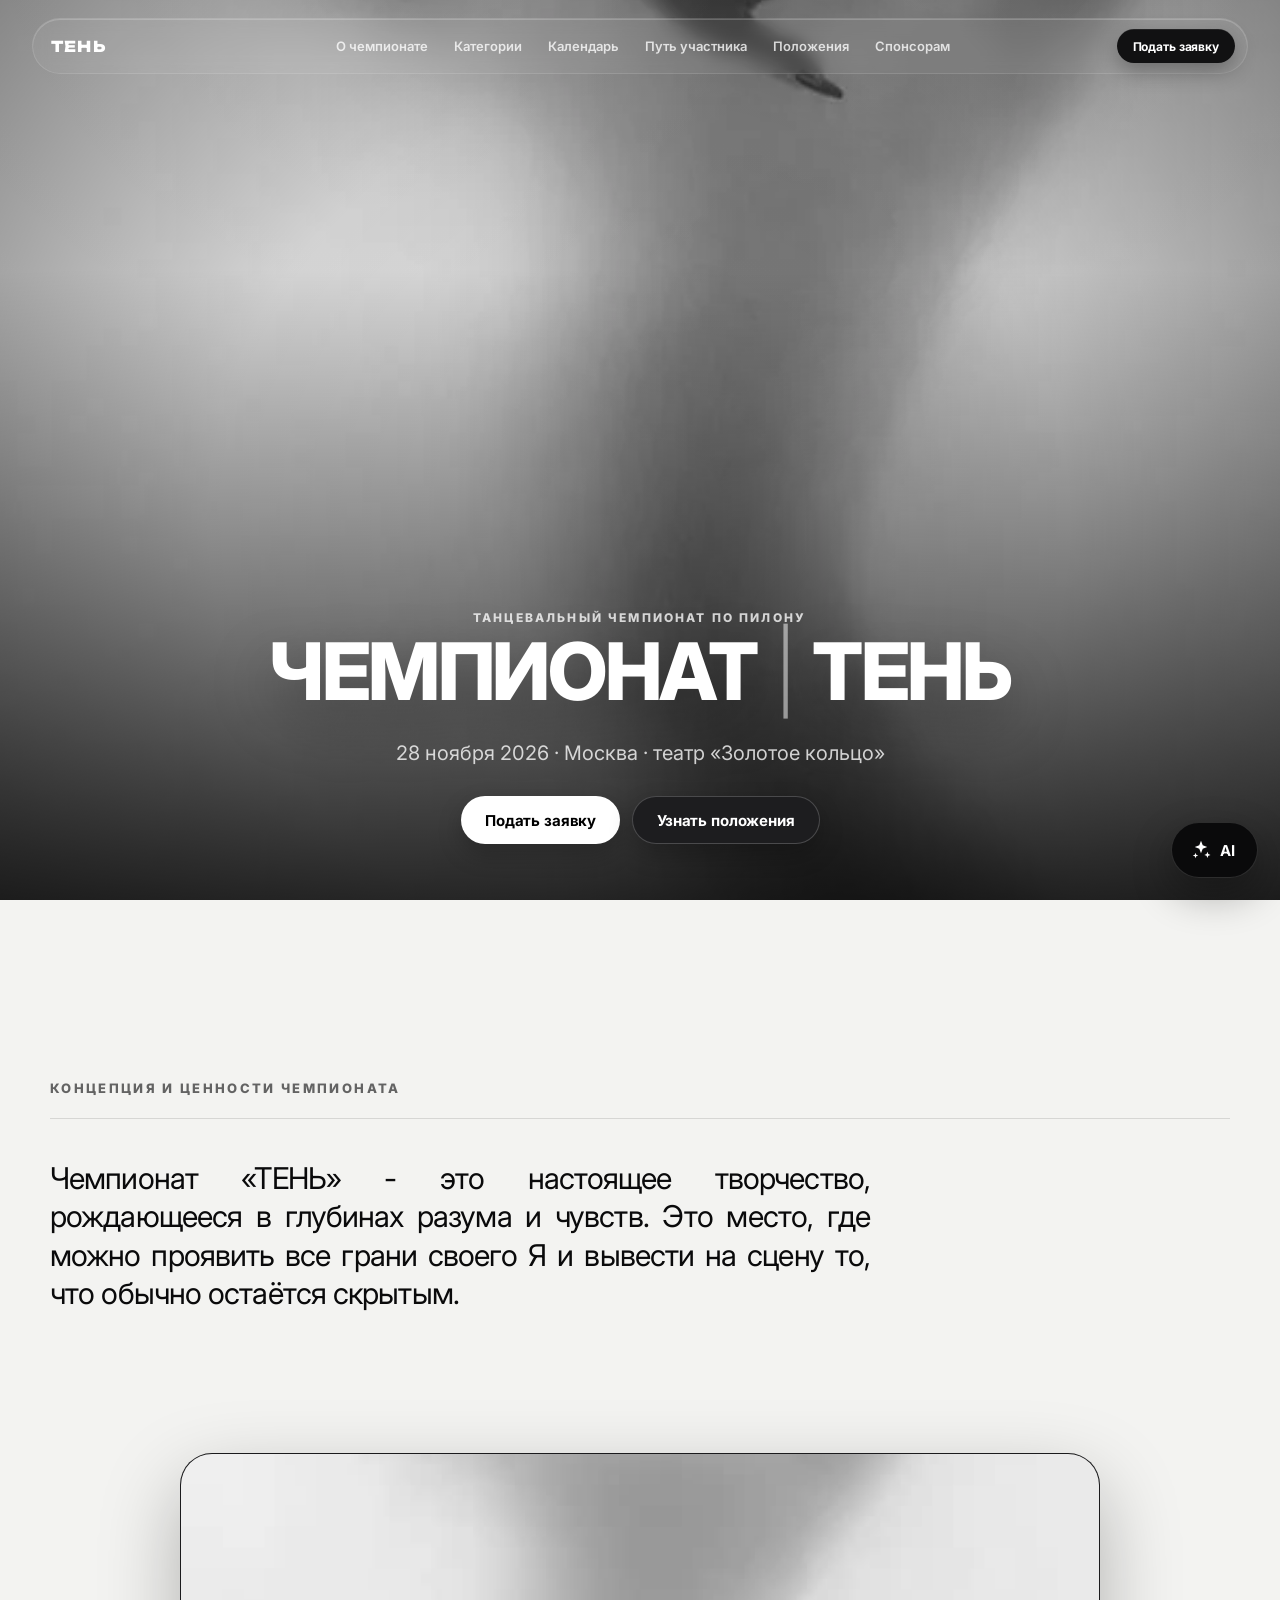
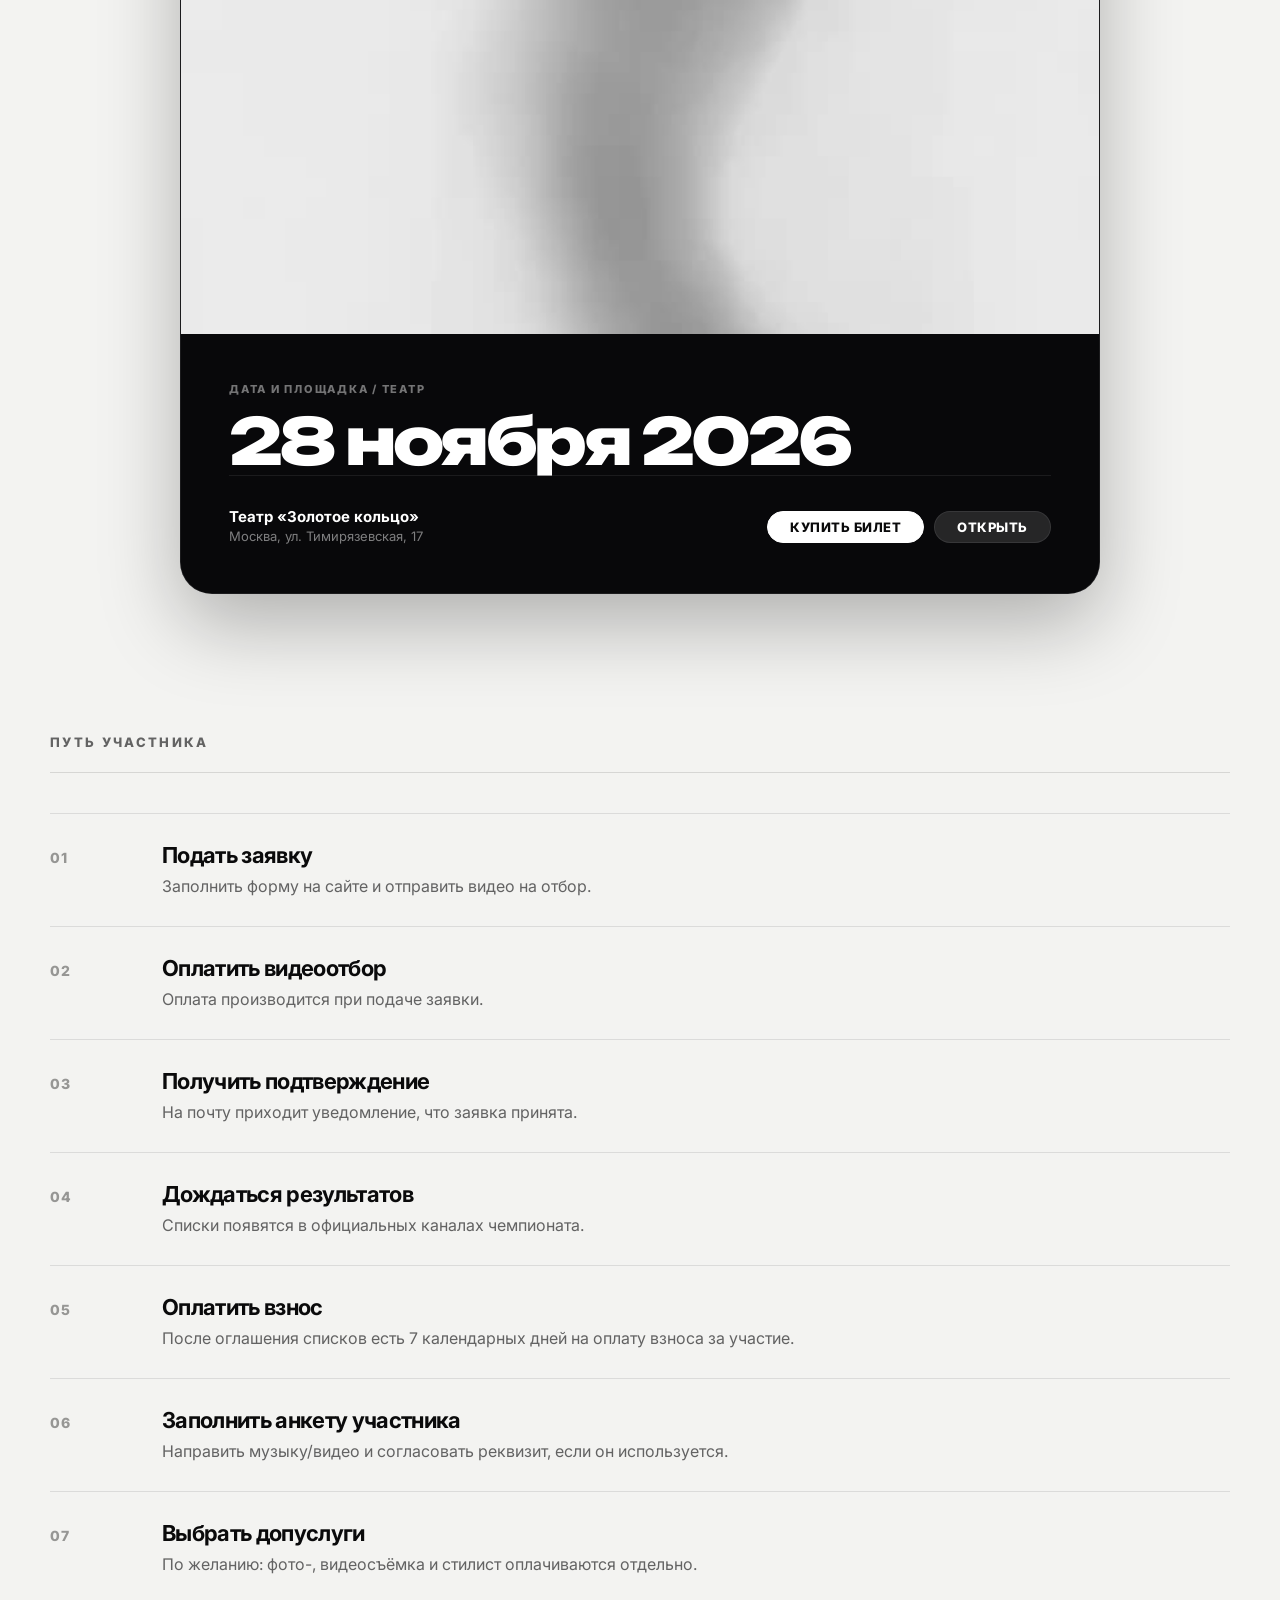
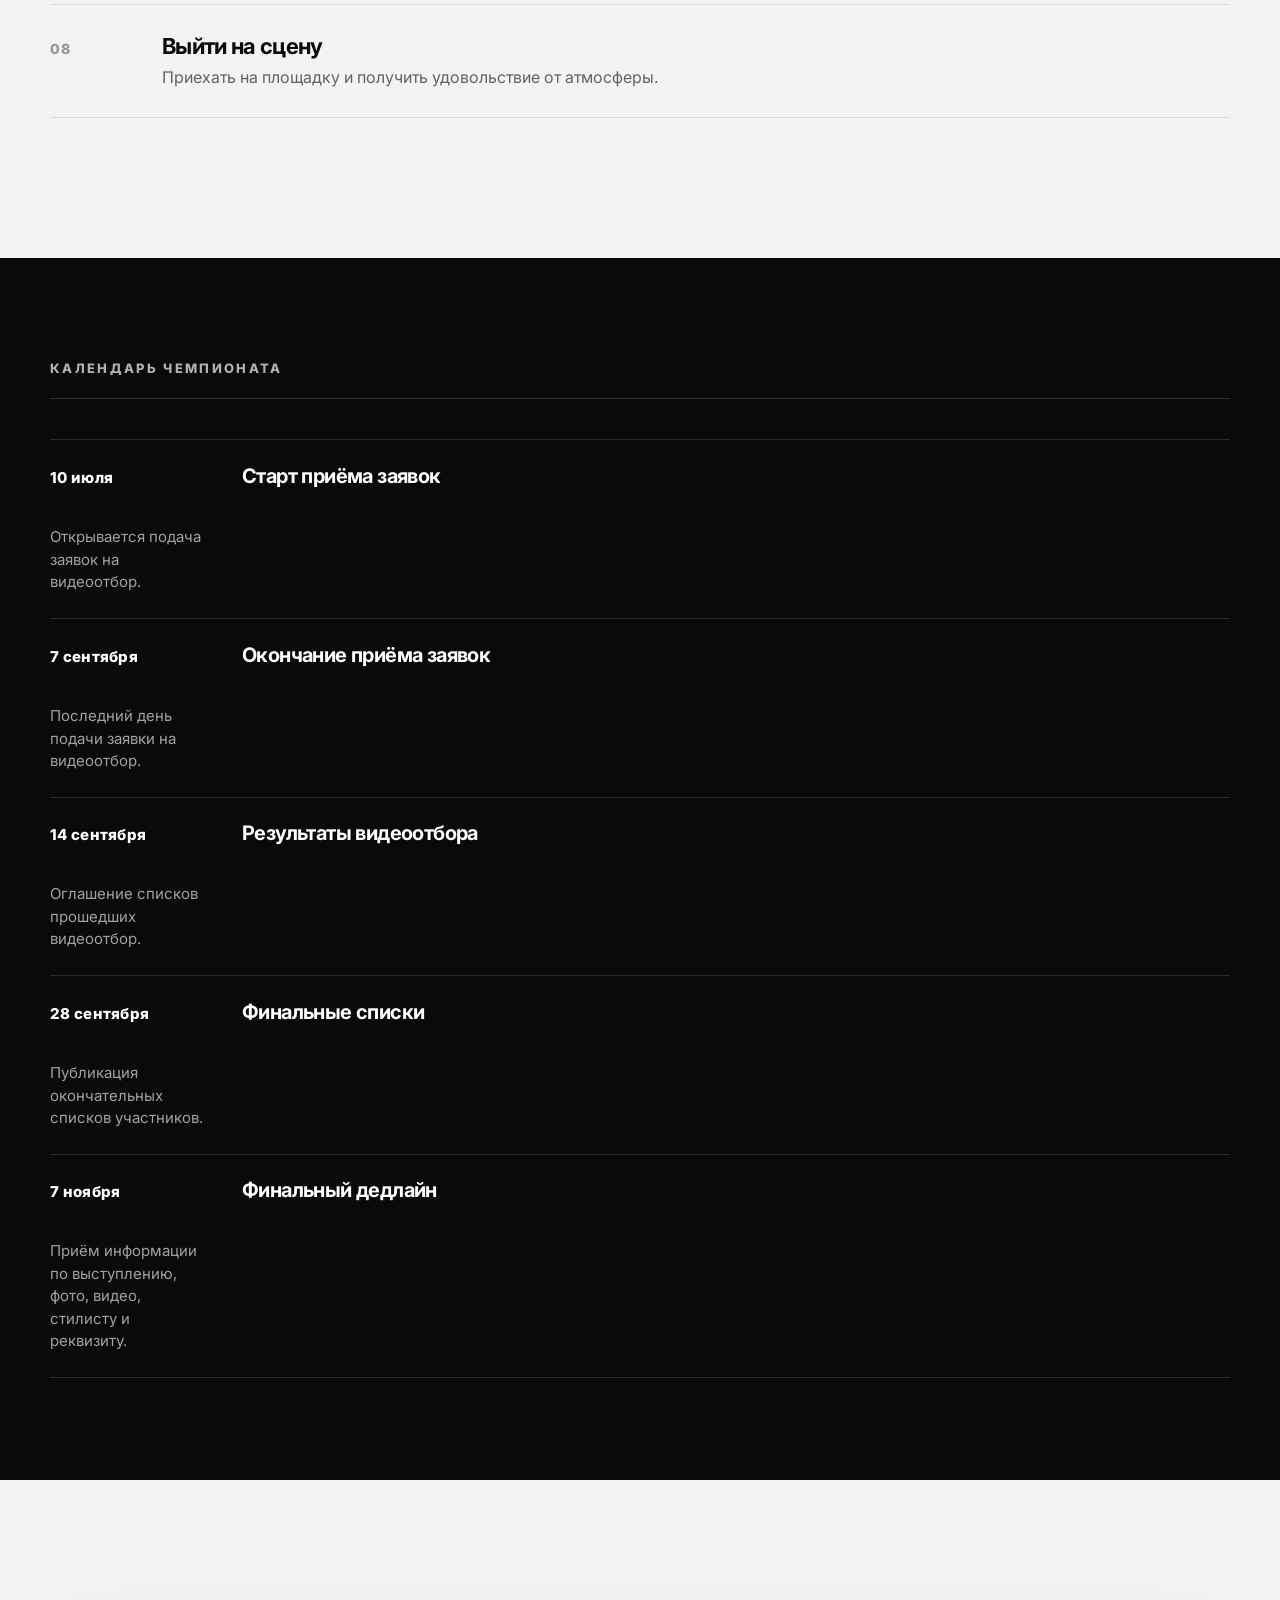
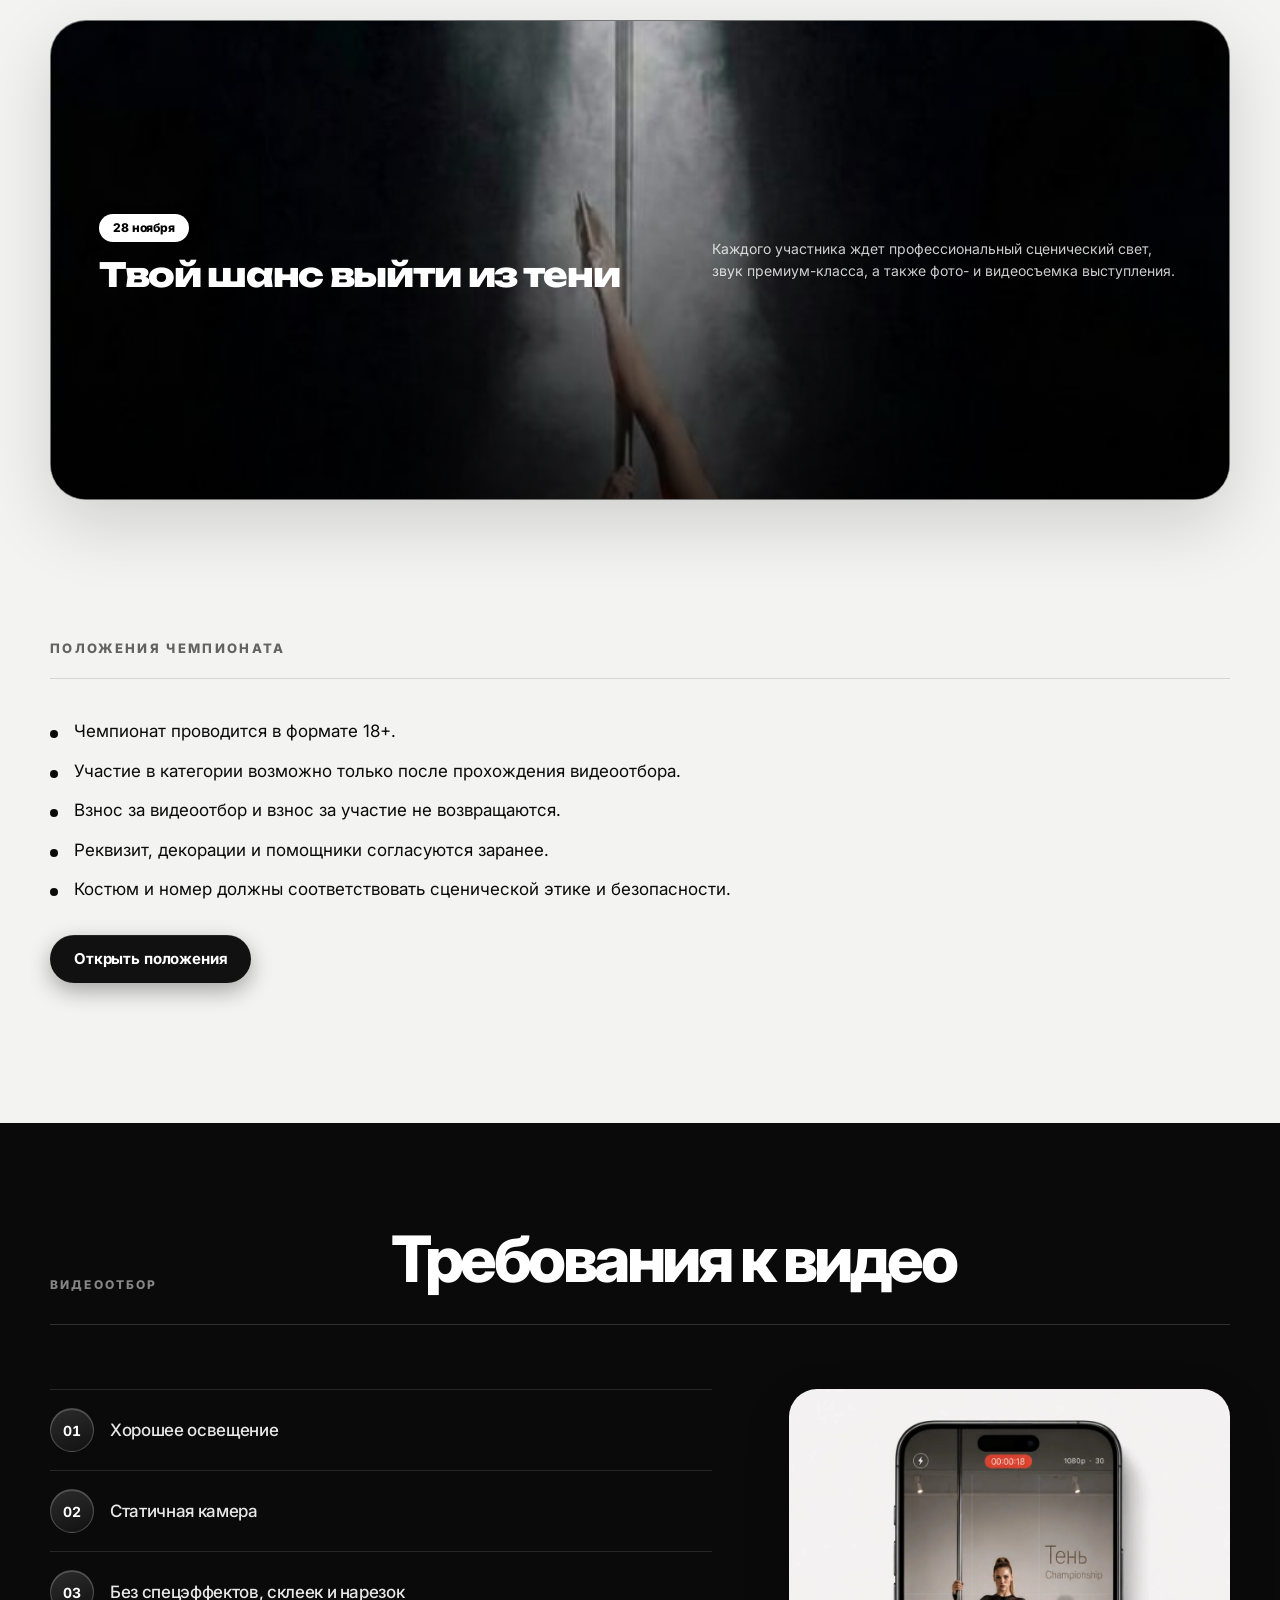
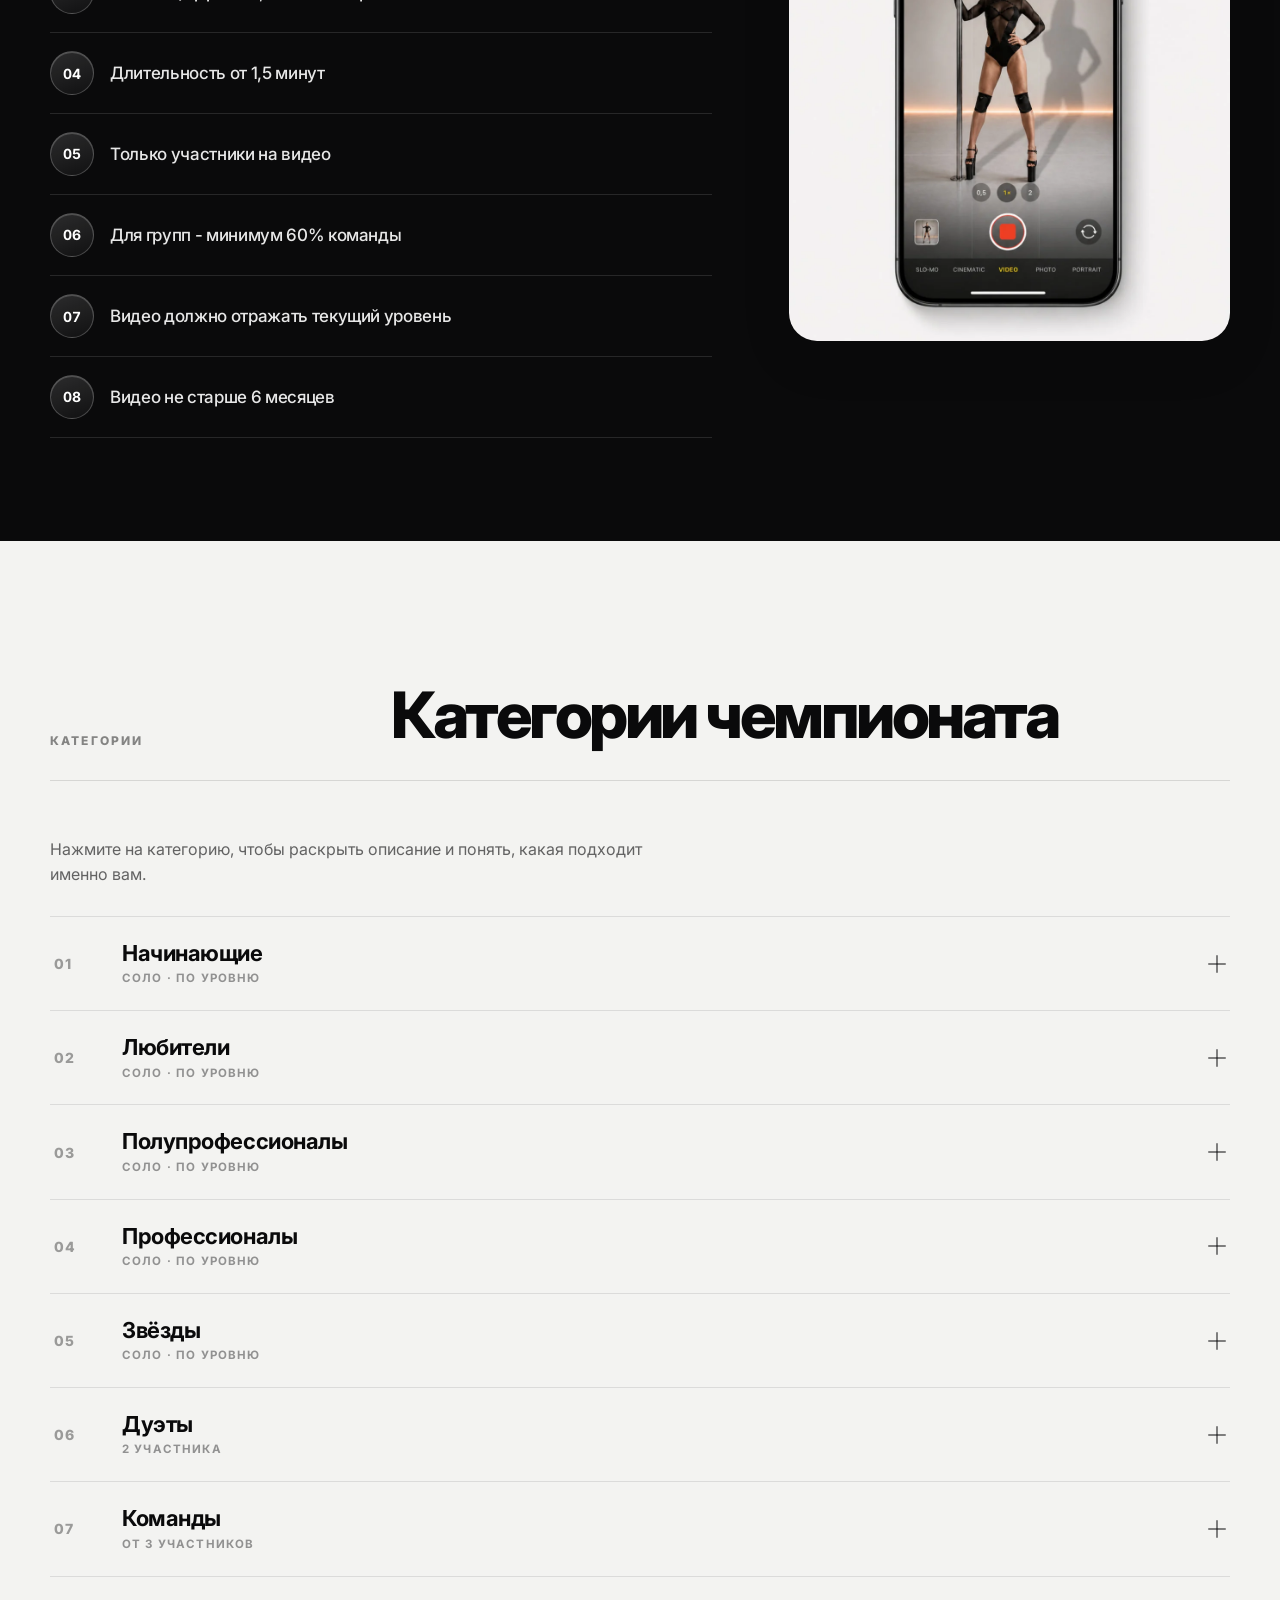
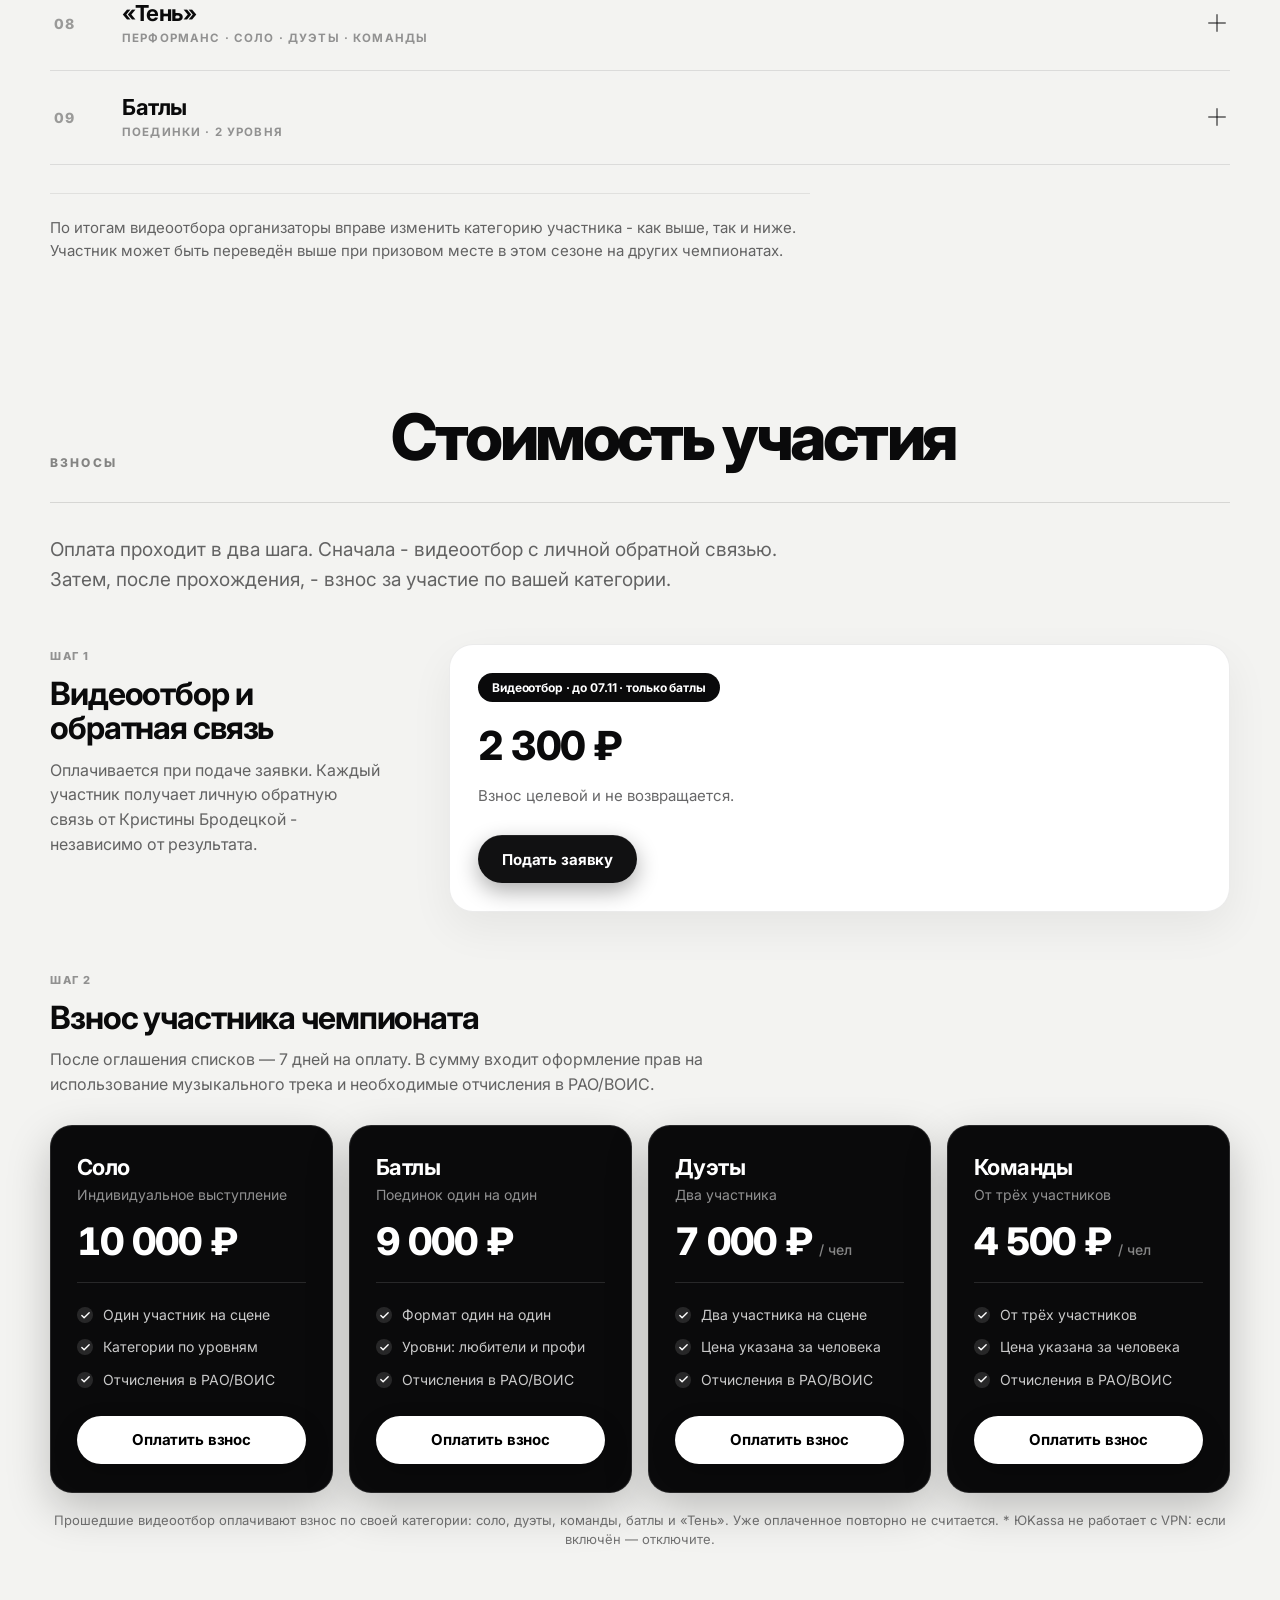
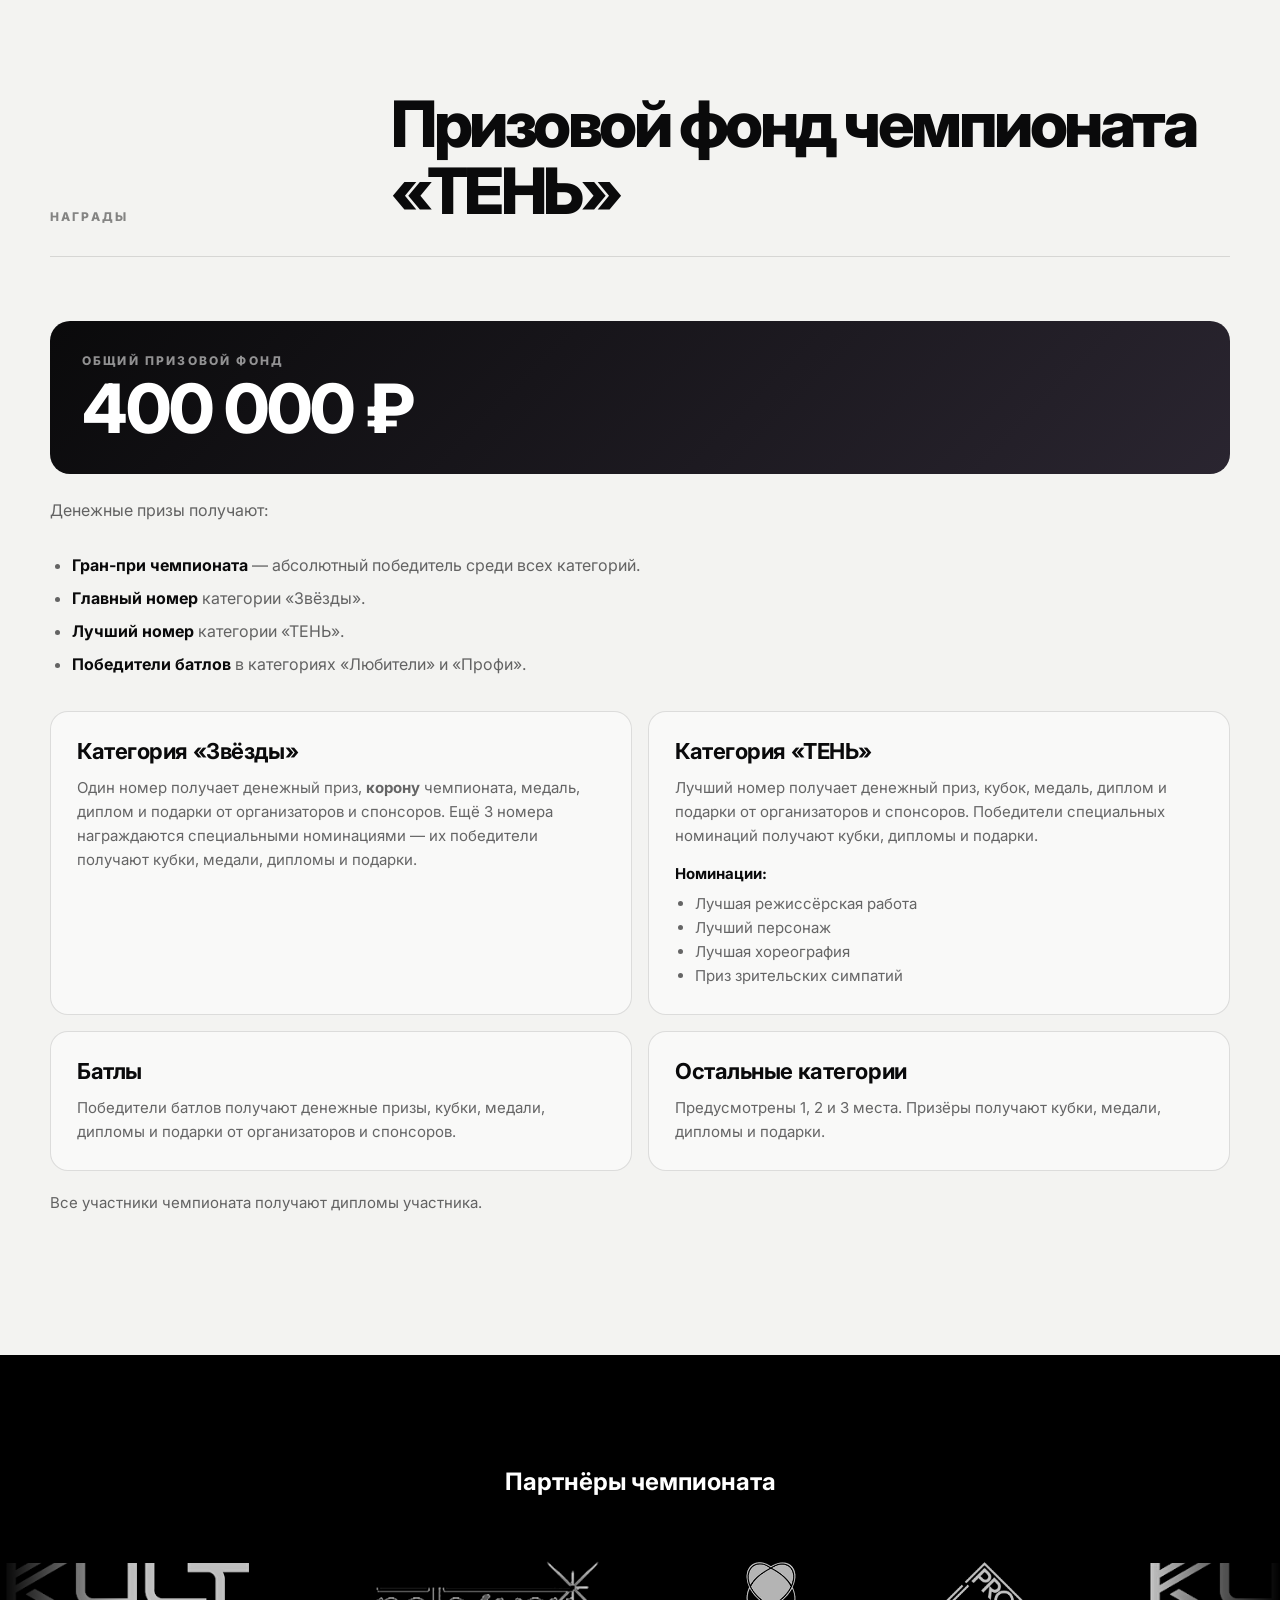
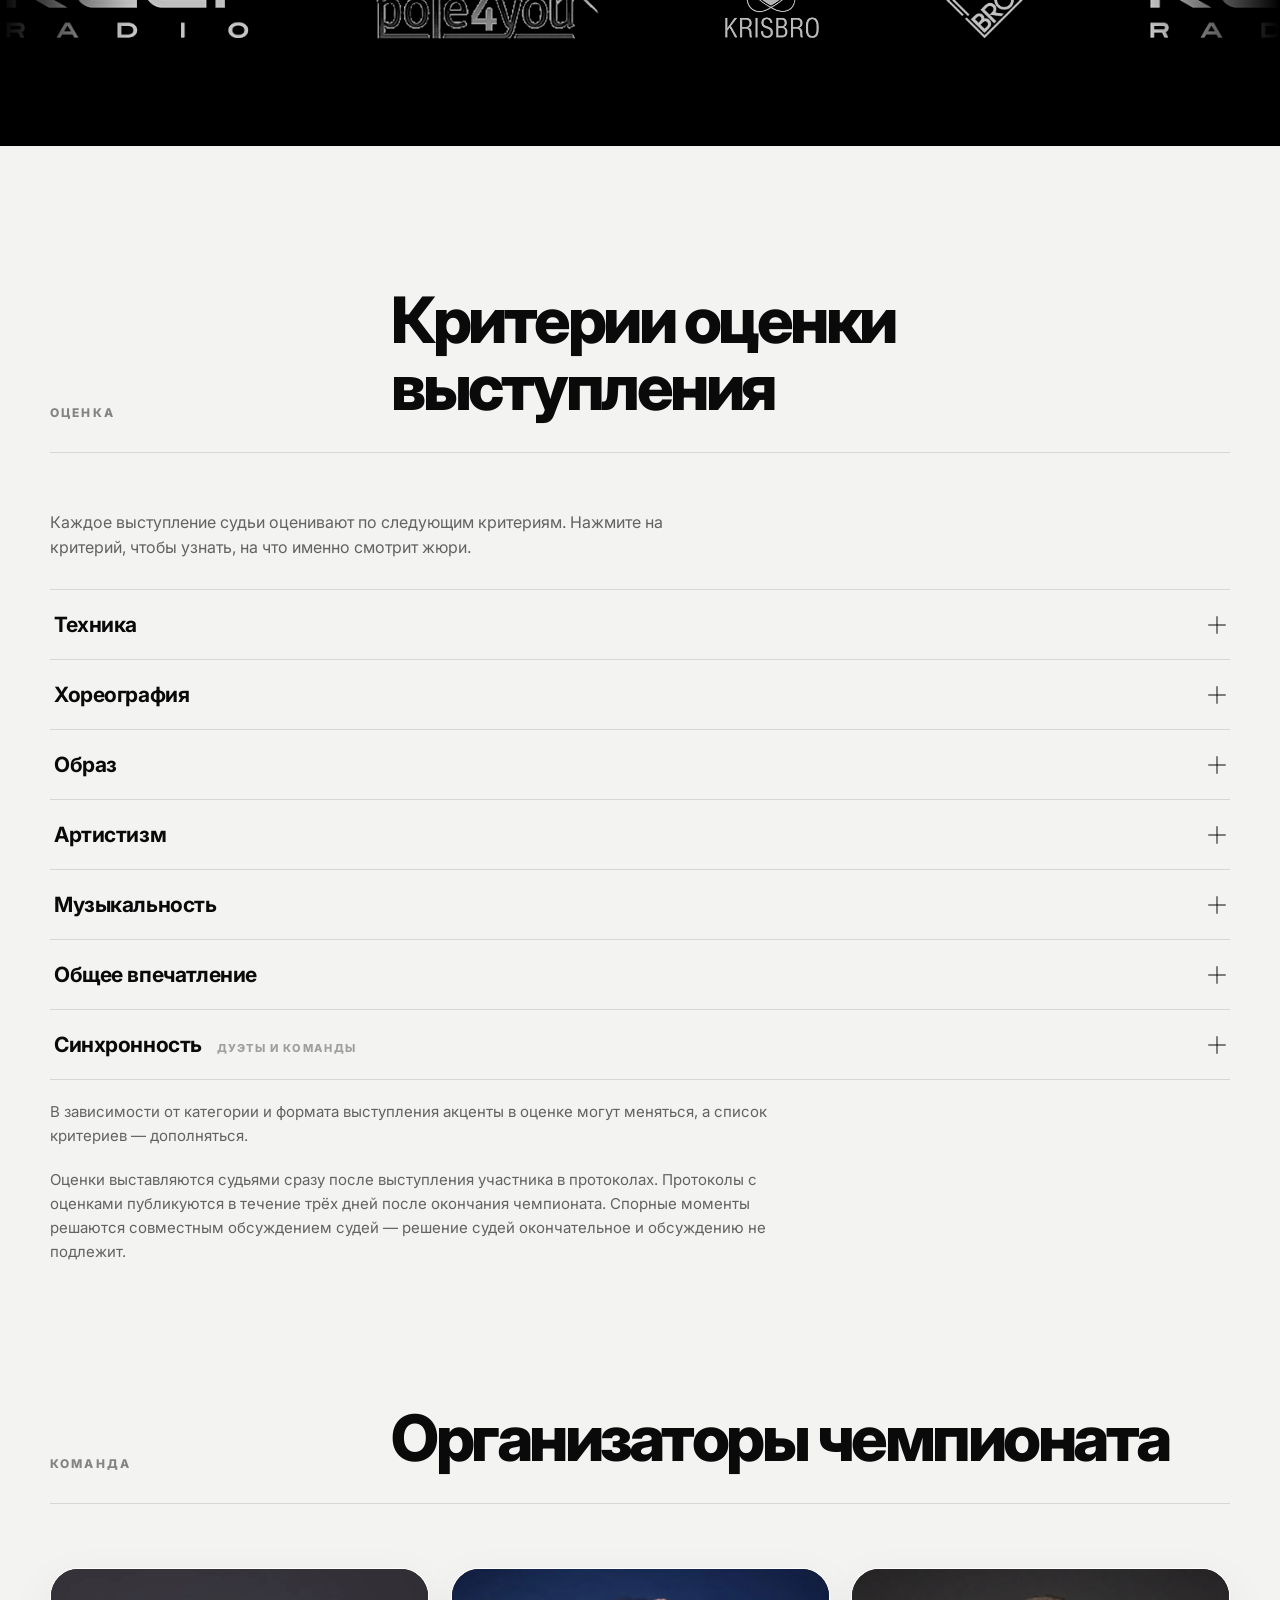
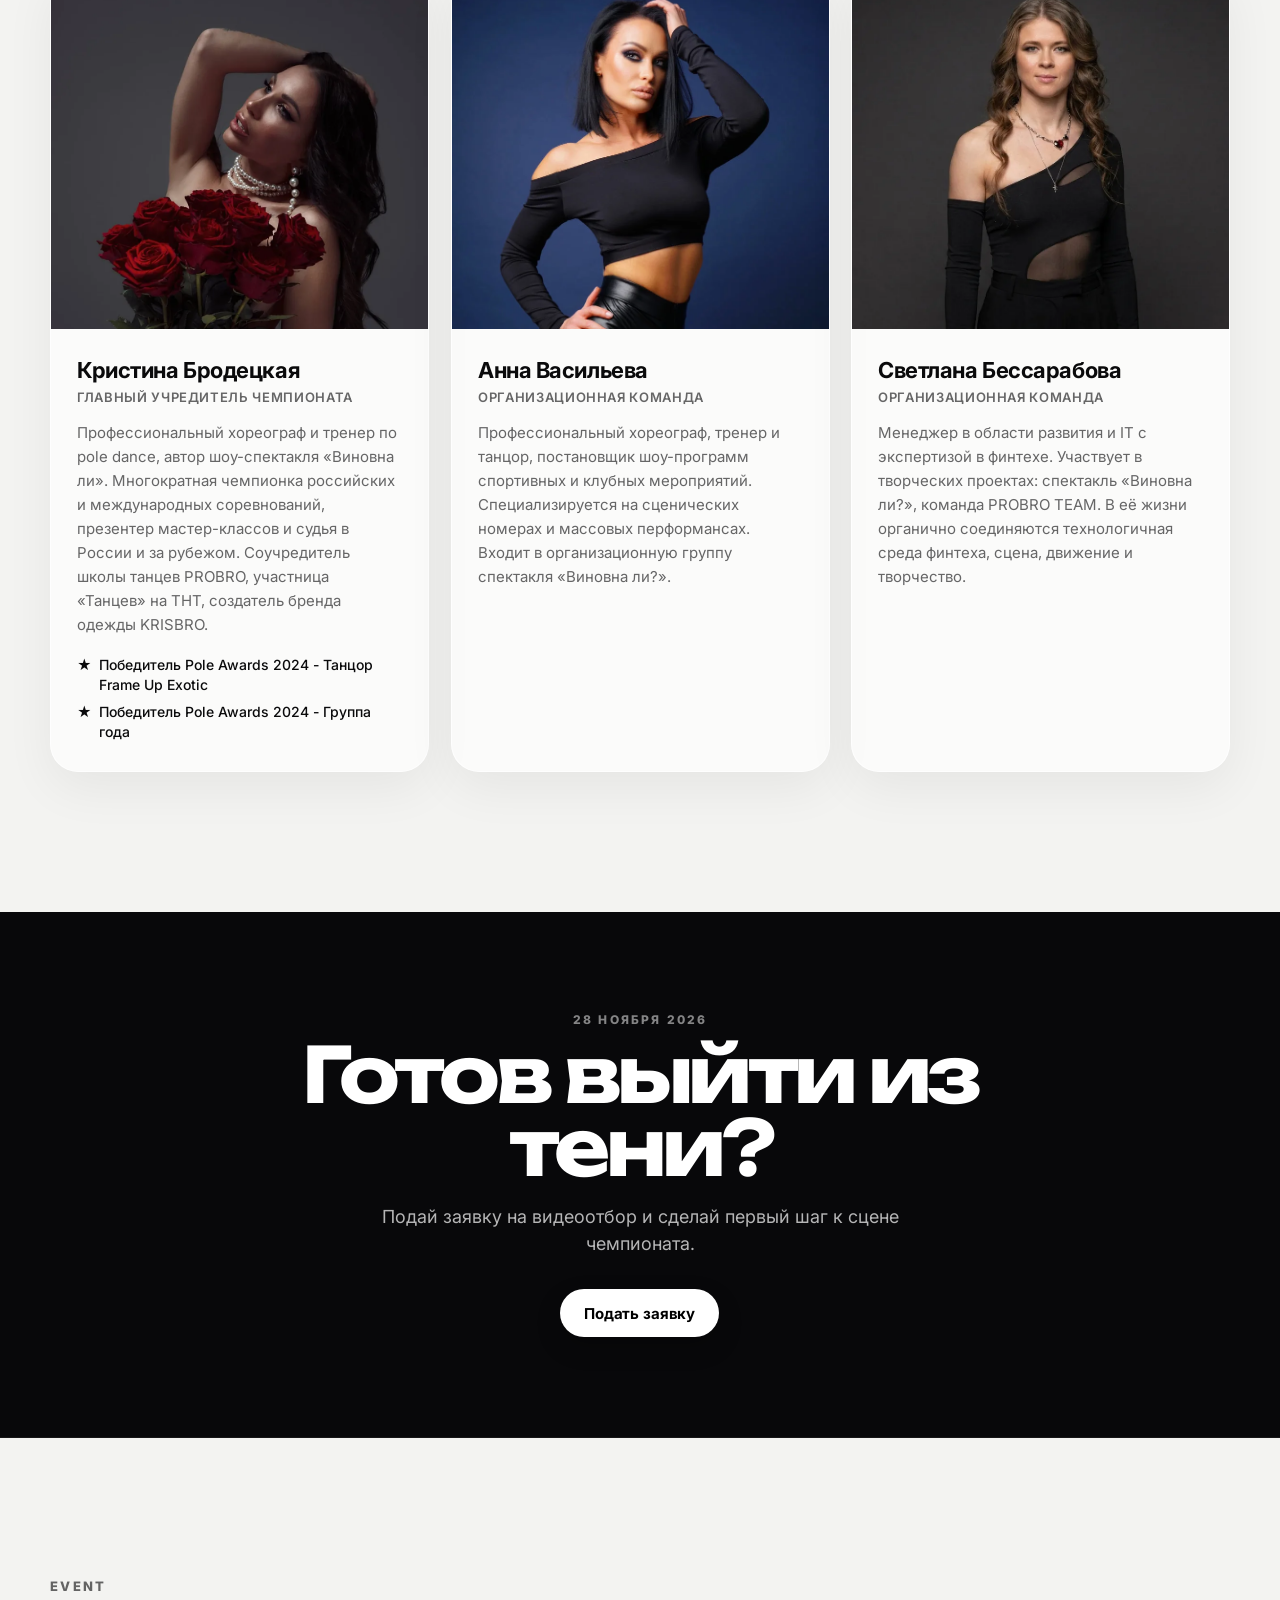
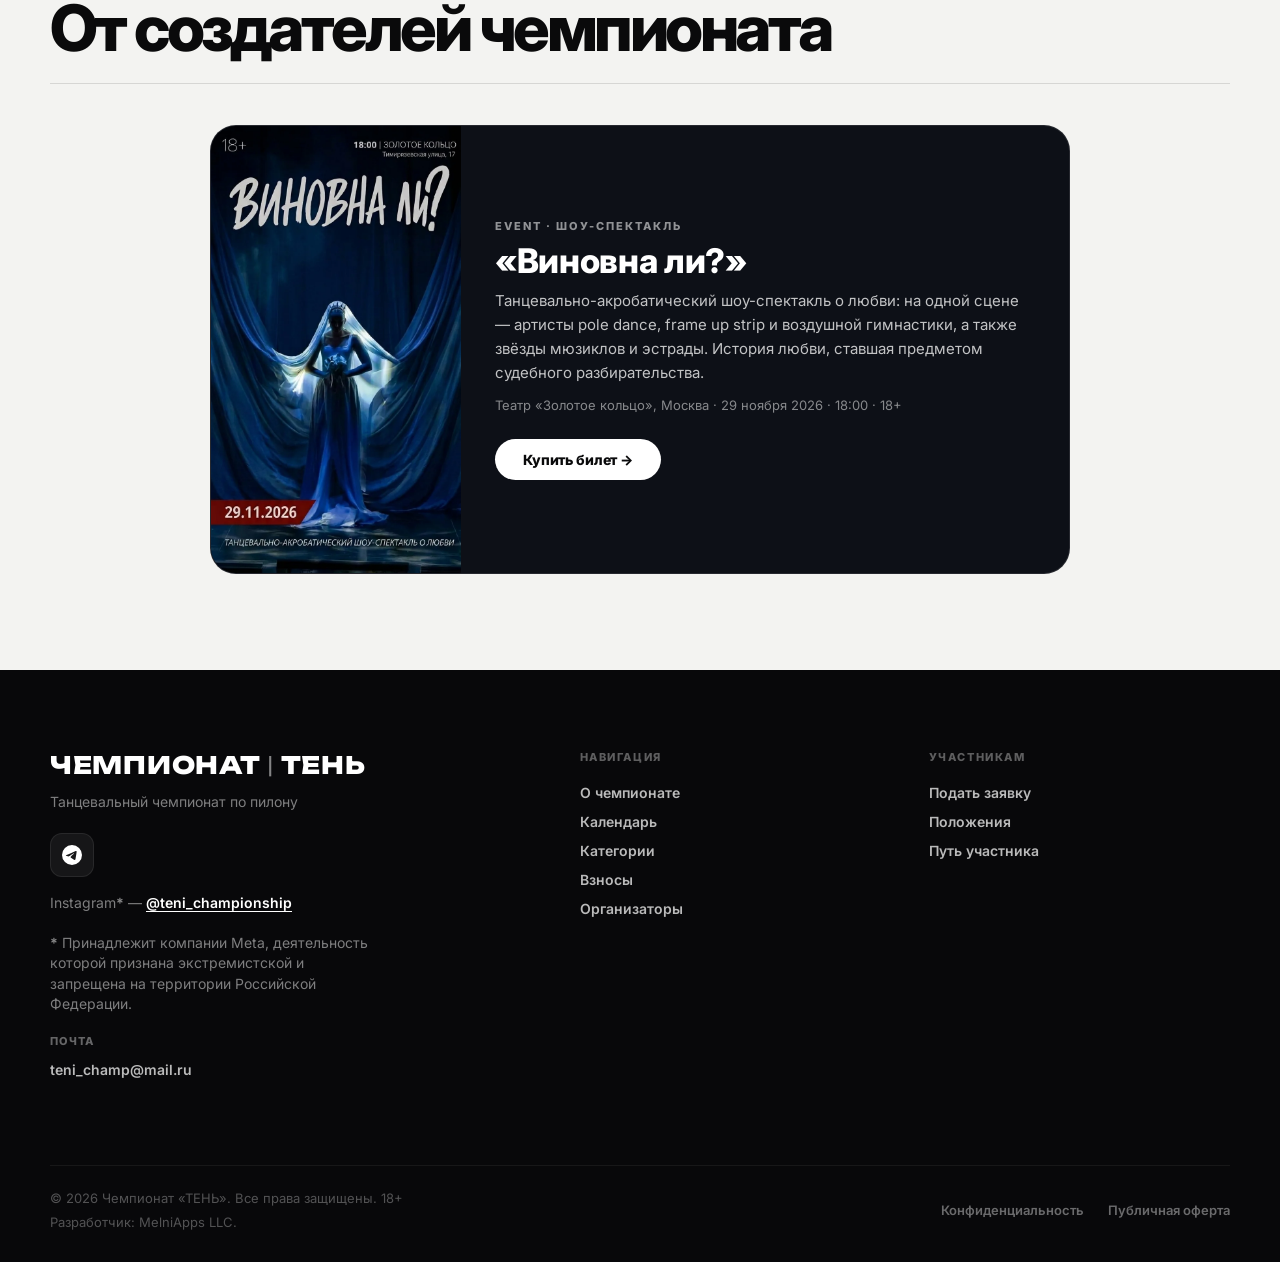
<file: index.html>
<!DOCTYPE html>
<html lang="ru">
<head>
  <meta charset="UTF-8">
  <meta name="viewport" content="width=device-width, initial-scale=1.0">
  <meta name="description" content="Чемпионат по пилону «ТЕНЬ» — pole dance и exotic соревнования. 28 ноября 2026, Москва, театр «Золотое кольцо». Категории от начинающих до профи, призовой фонд 400 000 ₽. Приём заявок на видеоотбор открыт.">
  <meta name="keywords" content="чемпионат по пилону, pole dance, pole sport, exotic, exotic pole, чемпионат pole dance, соревнования по пилону, танцевальный чемпионат, пилон Москва, pole dance Москва, чемпионат ТЕНЬ, pole dance 2026">
  <meta name="theme-color" content="#0a0a0b">
  <title>Чемпионат по пилону «ТЕНЬ» 2026 — pole dance и exotic соревнования, Москва</title>
  <link rel="canonical" href="https://чемпионат-тень.рф/">
  <link rel="icon" href="/favicon.ico" sizes="any">
  <link rel="icon" href="assets/favicon.svg" type="image/svg+xml">
  <link rel="icon" type="image/png" sizes="96x96" href="assets/icons/favicon-96x96.png">
  <link rel="apple-touch-icon" href="assets/icons/apple-touch-icon.png">
  <link rel="manifest" href="manifest.webmanifest">
  <meta name="mobile-web-app-capable" content="yes">
  <meta name="apple-mobile-web-app-capable" content="yes">
  <meta name="apple-mobile-web-app-status-bar-style" content="black-translucent">
  <meta name="apple-mobile-web-app-title" content="ТЕНЬ">
  <meta property="og:type" content="website">
  <meta property="og:locale" content="ru_RU">
  <meta property="og:site_name" content="Чемпионат по пилону «ТЕНЬ»">
  <meta property="og:title" content="Чемпионат по пилону «ТЕНЬ» 2026 — pole dance и exotic, Москва">
  <meta property="og:description" content="Pole dance и exotic соревнования. 28 ноября 2026, Москва, театр «Золотое кольцо». Призовой фонд 400 000 ₽. Приём заявок открыт.">
  <meta property="og:url" content="https://чемпионат-тень.рф/">
  <meta property="og:image" content="https://xn----7sbocmxidei1bb9cwe.xn--p1ai/assets/og-hero.jpg">
  <meta property="og:image:type" content="image/jpeg">
  <meta property="og:image:width" content="1200">
  <meta property="og:image:height" content="630">
  <meta property="og:image:alt" content="Чемпионат по пилону «ТЕНЬ» — силуэт танцора">
  <meta name="twitter:card" content="summary_large_image">
  <meta name="twitter:title" content="Чемпионат по пилону «ТЕНЬ» 2026 — pole dance и exotic, Москва">
  <meta name="twitter:description" content="Pole dance и exotic соревнования. 28 ноября 2026, Москва. Призовой фонд 400 000 ₽.">
  <meta name="twitter:image" content="https://xn----7sbocmxidei1bb9cwe.xn--p1ai/assets/og-hero.jpg">
  <link rel="preconnect" href="https://fonts.googleapis.com">
  <link rel="preconnect" href="https://fonts.gstatic.com" crossorigin>
  <link href="https://fonts.googleapis.com/css2?family=Inter:wght@400;500;600;700;800&family=Unbounded:wght@600;700;800&display=swap" rel="stylesheet">
  <link rel="stylesheet" href="styles.css?v=20261006a">
  <script>document.documentElement.classList.add("reveal-ready");</script>
  <script type="application/ld+json">
  {
    "@context": "https://schema.org",
    "@graph": [
      {
        "@type": "DanceEvent",
        "name": "Чемпионат по пилону «ТЕНЬ»",
        "description": "Танцевальный чемпионат по пилону (pole dance) и exotic. Категории от начинающих до профессионалов, призовой фонд 400 000 ₽.",
        "startDate": "2026-11-28T11:00:00+03:00",
        "endDate": "2026-11-28T22:00:00+03:00",
        "eventStatus": "https://schema.org/EventScheduled",
        "eventAttendanceMode": "https://schema.org/OfflineEventAttendanceMode",
        "image": ["https://xn----7sbocmxidei1bb9cwe.xn--p1ai/assets/og-hero.jpg"],
        "location": {
          "@type": "Place",
          "name": "Театр «Золотое кольцо»",
          "address": {
            "@type": "PostalAddress",
            "streetAddress": "ул. Тимирязевская, 17",
            "addressLocality": "Москва",
            "addressCountry": "RU"
          }
        },
        "organizer": {
          "@type": "Organization",
          "name": "Чемпионат по пилону «ТЕНЬ»",
          "url": "https://чемпионат-тень.рф/"
        },
        "offers": {
          "@type": "Offer",
          "name": "Заявка на видеоотбор",
          "url": "https://чемпионат-тень.рф/apply.html",
          "price": "2300",
          "priceCurrency": "RUB",
          "availability": "https://schema.org/InStock",
          "validFrom": "2026-07-10"
        },
        "performer": {
          "@type": "PerformingGroup",
          "name": "Участники чемпионата «ТЕНЬ»"
        }
      },
      {
        "@type": "Organization",
        "name": "Чемпионат по пилону «ТЕНЬ»",
        "url": "https://чемпионат-тень.рф/",
        "logo": "https://чемпионат-тень.рф/assets/icons/icon-512.png",
        "sameAs": [
          "https://telegram.me/teni_champ",
          "https://www.instagram.com/teni_championship"
        ]
      },
      {
        "@type": "WebSite",
        "name": "Чемпионат по пилону «ТЕНЬ»",
        "url": "https://чемпионат-тень.рф/",
        "inLanguage": "ru-RU"
      }
    ]
  }
  </script>
</head>
<body>
  <div class="page-shell" id="top">
    <header class="site-header glass-panel" data-header>
      <a class="brand" href="index.html" aria-label="ТЕНЬ - на главную">ТЕНЬ</a>
      <nav class="desktop-nav" aria-label="Главная навигация">
        <a href="#about">О чемпионате</a>
        <a href="#categories">Категории</a>
        <a href="#calendar">Календарь</a>
        <a href="#path">Путь участника</a>
        <a href="rules.html">Положения</a>
        <a href="sponsors.html">Спонсорам</a>
      </nav>
      <div class="header-actions">
        <a class="btn btn-small btn-dark" href="apply.html">Подать заявку</a>
        <button class="menu-button" type="button" data-menu-button aria-label="Открыть меню"><span></span><span></span><span></span></button>
      </div>
    </header>

    <div class="mobile-menu glass-panel" data-mobile-menu>
      <a href="#about">О чемпионате</a>
      <a href="#categories">Категории</a>
      <a href="#calendar">Календарь</a>
      <a href="#path">Путь участника</a>
      <a href="rules.html">Положения</a>
      <a href="sponsors.html">Спонсорам</a>
      <a href="tickets.html">Билеты</a>
      <a href="#ai" data-ai-open>AI-консультант</a>
      <a href="apply.html">Подать заявку</a>
    </div>

    <main>
      <section class="hero" aria-labelledby="hero-title">
        <picture class="hero-media">
          <source media="(max-width: 720px)" srcset="assets/webp/hero_mobile.webp">
          <img src="assets/webp/teni-main_for_deskstop.webp" alt="Силуэт танцора за матовым стеклом">
        </picture>
        <div class="hero-vignette"></div>
        <div class="hero-content">
          <p class="eyebrow">Танцевальный чемпионат по пилону</p>
          <h1 id="hero-title" class="hero-title-brand">ЧЕМПИОНАТ <span class="hero-title-sep">|</span> ТЕНЬ</h1>
          <p class="hero-meta">28 ноября 2026 · Москва · театр «Золотое кольцо»</p>
          <div class="hero-actions">
            <a class="btn btn-light" href="apply.html">Подать заявку</a>
            <a class="btn btn-glass" href="rules.html">Узнать положения</a>
          </div>
        </div>
      </section>

      <!-- Концепция (iOS Widget Style with Blurred Cards over Background) -->
      <section class="section editorial" id="about">
        <div class="editorial-heading editorial-heading--label">
          <span class="section-kicker">Концепция и ценности чемпионата</span>
        </div>
        <div class="concept-layout">
          <div class="editorial-lead editorial-lead--justify">
            <p>Чемпионат «ТЕНЬ» - это настоящее творчество, рождающееся в глубинах разума и чувств. Это место, где можно проявить все грани своего Я и вывести на сцену то, что обычно остаётся скрытым.</p>
          </div>
        </div>
      </section>

      <!-- Дата и площадка (App Store Event Card) -->
      <section class="section">
        <div class="event-card">
          <div class="event-card-media">
            <video class="event-card-img" autoplay muted loop playsinline preload="metadata" poster="assets/event-poster.jpg">
              <source src="assets/event.mp4" type="video/mp4">
            </video>
            <div class="event-media-placeholder">
              <div class="spotlight"></div>
              <span class="placeholder-text">Театр «Золотое кольцо»</span>
        </div>
          </div>
          <div class="event-card-body">
            <span class="event-kicker">дата и площадка / театр</span>
            <h2 class="event-title">28 ноября 2026</h2>

            <div class="event-card-divider"></div>
            
            <div class="event-card-footer">
              <div class="event-footer-left">
                <div class="event-footer-meta">
                  <span class="event-footer-title">Театр «Золотое кольцо»</span>
                  <span class="event-footer-subtitle">Москва, ул. Тимирязевская, 17</span>
                </div>
              </div>
              <div class="event-footer-right">
                <a href="tickets.html" class="event-card-btn event-card-btn--buy">Купить билет</a>
                <a href="https://yandex.ru/maps/?text=Москва,+ул.+Тимирязевская,+17" target="_blank" rel="noopener noreferrer" class="event-card-btn">Открыть</a>
            </div>
            </div>
          </div>
        </div>
      </section>

      <!-- Путь участника -->
      <section class="section editorial" id="path">
        <div class="editorial-heading editorial-heading--label">
          <span class="section-kicker">Путь участника</span>
        </div>
        <div class="steps-list">
          <article class="step-row"><span class="step-num">01</span><div><h3>Подать заявку</h3><p>Заполнить форму на сайте и отправить видео на отбор.</p></div></article>
          <article class="step-row"><span class="step-num">02</span><div><h3>Оплатить видеоотбор</h3><p>Оплата производится при подаче заявки.</p></div></article>
          <article class="step-row"><span class="step-num">03</span><div><h3>Получить подтверждение</h3><p>На почту приходит уведомление, что заявка принята.</p></div></article>
          <article class="step-row"><span class="step-num">04</span><div><h3>Дождаться результатов</h3><p>Списки появятся в официальных каналах чемпионата.</p></div></article>
          <article class="step-row"><span class="step-num">05</span><div><h3>Оплатить взнос</h3><p>После оглашения списков есть 7 календарных дней на оплату взноса за участие.</p></div></article>
          <article class="step-row"><span class="step-num">06</span><div><h3>Заполнить анкету участника</h3><p>Направить музыку/видео и согласовать реквизит, если он используется.</p></div></article>
          <article class="step-row"><span class="step-num">07</span><div><h3>Выбрать допуслуги</h3><p>По желанию: фото-, видеосъёмка и стилист оплачиваются отдельно.</p></div></article>
          <article class="step-row"><span class="step-num">08</span><div><h3>Выйти на сцену</h3><p>Приехать на площадку и получить удовольствие от атмосферы.</p></div></article>
        </div>
      </section>

      <!-- Календарь -->
      <section class="section editorial section-dark" id="calendar">
        <div class="editorial-heading editorial-heading--label">
          <span class="section-kicker">Календарь чемпионата</span>
        </div>
        <div class="timeline-list">
          <article class="timeline-row"><span class="timeline-date">10 июля</span><h3>Старт приёма заявок</h3><p>Открывается подача заявок на видеоотбор.</p></article>
          <article class="timeline-row"><span class="timeline-date">7 сентября</span><h3>Окончание приёма заявок</h3><p>Последний день подачи заявки на видеоотбор.</p></article>
          <article class="timeline-row"><span class="timeline-date">14 сентября</span><h3>Результаты видеоотбора</h3><p>Оглашение списков прошедших видеоотбор.</p></article>
          <article class="timeline-row"><span class="timeline-date">28 сентября</span><h3>Финальные списки</h3><p>Публикация окончательных списков участников.</p></article>
          <article class="timeline-row"><span class="timeline-date">7 ноября</span><h3>Финальный дедлайн</h3><p>Приём информации по выступлению, фото, видео, стилисту и реквизиту.</p></article>
        </div>
      </section>

      <!-- Акцентный виджет финального дня в стиле iOS -->
      <section class="section" aria-label="Финальный день чемпионата">
        <div class="calendar-accent-card">
          <picture class="calendar-card-bg">
            <source media="(max-width: 720px)" srcset="assets/for_promo2.jpg">
            <img src="assets/webp/background2.webp" alt="Финальный день">
          </picture>
          <div class="calendar-card-overlay"></div>
          
          <div class="calendar-card-content">
            <div class="calendar-card-main">
              <span class="widget-date-pill">28 ноября</span>
              <h2>Твой шанс выйти из тени</h2>
            </div>
            
            <div class="calendar-card-feature">
              <p>Каждого участника ждет профессиональный сценический свет, звук премиум-класса, а также фото- и видеосъемка выступления.</p>
            </div>
        </div>
        </div>
      </section>

      <!-- Главные правила -->
      <section class="section editorial">
        <div class="editorial-heading editorial-heading--label">
          <span class="section-kicker">Положения чемпионата</span>
        </div>
          <div class="editorial-lead">
            <ul class="clean-list">
              <li>Чемпионат проводится в формате 18+.</li>
            <li>Участие в категории возможно только после прохождения видеоотбора.</li>
            <li>Взнос за видеоотбор и взнос за участие не возвращаются.</li>
              <li>Реквизит, декорации и помощники согласуются заранее.</li>
              <li>Костюм и номер должны соответствовать сценической этике и безопасности.</li>
            </ul>
          <a class="btn btn-dark" href="rules.html">Открыть положения</a>
        </div>
      </section>

      <!-- Требования к видеоотбору -->
      <section class="section editorial section-dark">
        <div class="editorial-heading">
          <span class="section-kicker">Видеоотбор</span>
          <h2>Требования к видео</h2>
        </div>
        <div class="editorial-grid">
          <div class="editorial-lead">
            <ul class="video-req-list">
              <li><span class="req-num">01</span><span class="req-text">Хорошее освещение</span></li>
              <li><span class="req-num">02</span><span class="req-text">Статичная камера</span></li>
              <li><span class="req-num">03</span><span class="req-text">Без спецэффектов, склеек и нарезок</span></li>
              <li><span class="req-num">04</span><span class="req-text">Длительность от 1,5 минут</span></li>
              <li><span class="req-num">05</span><span class="req-text">Только участники на видео</span></li>
              <li><span class="req-num">06</span><span class="req-text">Для групп - минимум 60% команды</span></li>
              <li><span class="req-num">07</span><span class="req-text">Видео должно отражать текущий уровень</span></li>
              <li><span class="req-num">08</span><span class="req-text">Видео не старше 6 месяцев</span></li>
            </ul>
          </div>
          <div class="editorial-side">
            <div class="image-container editorial-media">
              <img src="assets/webp/videoControl.webp" alt="Пример кадра для видеоотбора" class="slot-img">
            </div>
          </div>
        </div>
      </section>

      <!-- Категории -->
      <section class="section editorial" id="categories">
        <div class="editorial-heading">
          <span class="section-kicker">Категории</span>
          <h2>Категории чемпионата</h2>
        </div>
        <p class="criteria-lead">Нажмите на категорию, чтобы раскрыть описание и понять, какая подходит именно вам.</p>
        <div class="cat-accordion" aria-label="Категории чемпионата">
          <details class="cat-item">
            <summary>
              <span class="cat-row-num">01</span>
              <span class="cat-item-text">
                <span class="cat-item-title">Начинающие</span>
                <span class="cat-row-tag">Соло · по уровню</span>
              </span>
              <span class="cat-chevron" aria-hidden="true"></span>
            </summary>
            <div class="cat-item-body">
              <ul>
                <li>Ученик со стажем занятий до 3 лет.</li>
                <li>Имеется опыт участия в соревнованиях, но без призовых мест в категории «Начинающие».</li>
                <li>Призовое место возможно только в категории ниже (при наличии такой в чемпионате, например, дебют).</li>
                <li>Это может быть ваше первое участие в соревнованиях по Pole Dance.</li>
              </ul>
            </div>
          </details>
          <details class="cat-item">
            <summary>
              <span class="cat-row-num">02</span>
              <span class="cat-item-text">
                <span class="cat-item-title">Любители</span>
                <span class="cat-row-tag">Соло · по уровню</span>
              </span>
              <span class="cat-chevron" aria-hidden="true"></span>
            </summary>
            <div class="cat-item-body">
              <ul>
                <li>Ученик со стажем занятий от 3 до 5 лет.</li>
                <li>Участие в соревнованиях в категории «Любитель» или призовое место в категории «Начинающие».</li>
                <li>Участник с танцевальной подготовкой или спортивным прошлым в другом направлении.</li>
              </ul>
            </div>
          </details>
          <details class="cat-item">
            <summary>
              <span class="cat-row-num">03</span>
              <span class="cat-item-text">
                <span class="cat-item-title">Полупрофессионалы</span>
                <span class="cat-row-tag">Соло · по уровню</span>
              </span>
              <span class="cat-chevron" aria-hidden="true"></span>
            </summary>
            <div class="cat-item-body">
              <ul>
                <li>Ученик со стажем занятий более 5 лет.</li>
                <li>Педагог со стажем до 3 лет.</li>
                <li>Призёр соревнований в категории «Любители».</li>
              </ul>
            </div>
          </details>
          <details class="cat-item">
            <summary>
              <span class="cat-row-num">04</span>
              <span class="cat-item-text">
                <span class="cat-item-title">Профессионалы</span>
                <span class="cat-row-tag">Соло · по уровню</span>
              </span>
              <span class="cat-chevron" aria-hidden="true"></span>
            </summary>
            <div class="cat-item-body">
              <ul>
                <li>Ученик со стажем занятий более 6 лет.</li>
                <li>Педагог со стажем от 3 лет.</li>
                <li>Призёр соревнований в категории «Полупрофи».</li>
              </ul>
            </div>
          </details>
          <details class="cat-item">
            <summary>
              <span class="cat-row-num">05</span>
              <span class="cat-item-text">
                <span class="cat-item-title">Звёзды</span>
                <span class="cat-row-tag">Соло · по уровню</span>
              </span>
              <span class="cat-chevron" aria-hidden="true"></span>
            </summary>
            <div class="cat-item-body">
              <ul>
                <li>Победители соревнований в категориях «Профи» или «Старс».</li>
                <li>Танцоры с узнаваемым авторским стилем, известные в мире pole dance.</li>
                <li>Танцоры, влияющие на развитие культуры пилона в целом.</li>
              </ul>
            </div>
          </details>
          <details class="cat-item">
            <summary>
              <span class="cat-row-num">06</span>
              <span class="cat-item-text">
                <span class="cat-item-title">Дуэты</span>
                <span class="cat-row-tag">2 участника</span>
              </span>
              <span class="cat-chevron" aria-hidden="true"></span>
            </summary>
            <div class="cat-item-body">
              <p>Два артиста и единый номер. Без деления по уровню подготовки.</p>
            </div>
          </details>
          <details class="cat-item">
            <summary>
              <span class="cat-row-num">07</span>
              <span class="cat-item-text">
                <span class="cat-item-title">Команды</span>
                <span class="cat-row-tag">От 3 участников</span>
              </span>
              <span class="cat-chevron" aria-hidden="true"></span>
            </summary>
            <div class="cat-item-body">
              <p>Массовая хореография, синхрон и общая идея выступления. Без деления по уровню.</p>
            </div>
          </details>
          <details class="cat-item">
            <summary>
              <span class="cat-row-num">08</span>
              <span class="cat-item-text">
                <span class="cat-item-title">«Тень»</span>
                <span class="cat-row-tag">Перформанс · соло · дуэты · команды</span>
              </span>
              <span class="cat-chevron" aria-hidden="true"></span>
            </summary>
            <div class="cat-item-body">
              <p>Театр и перформанс: номер выстраивается как театральная постановка — с драматургией, образом и сюжетом (историей). Участвовать можно в составе соло, дуэт или команда; все выступают в одной общей категории без деления на уровни.</p>
              <ul>
                <li>Приоритет — интересная, нестандартная хореография, взаимодействие с реквизитом и проработка эмоций.</li>
                <li>Можно выступать в стрипах, хиллсах, босиком или в другой сценической обуви, если это соответствует постановке.</li>
                <li>Взаимодействие с пилоном обязательно: он должен быть обыгран в номере.</li>
              </ul>
            </div>
          </details>
          <details class="cat-item">
            <summary>
              <span class="cat-row-num">09</span>
              <span class="cat-item-text">
                <span class="cat-item-title">Батлы</span>
                <span class="cat-row-tag">Поединки · 2 уровня</span>
              </span>
              <span class="cat-chevron" aria-hidden="true"></span>
            </summary>
            <div class="cat-item-body">
              <p>Танцевальные поединки один на один, построенные на импровизации и живом контакте с музыкой, сценой и соперником.</p>
              <ul>
                <li>Допускаются участники от категории «Начинающие» и выше. Дебют не допускается.</li>
                <li><b>Любители</b> — уровни «Начинающие» и «Любители».</li>
                <li><b>Профи</b> — уровни «Полупрофессионалы», «Профессионалы» и «Звёзды».</li>
                <li>Организаторы оставляют за собой право перевести участника в другую батл-категорию после видеоотбора.</li>
              </ul>
            </div>
          </details>
        </div>
        <p class="cat-disclaimer">По итогам видеоотбора организаторы вправе изменить категорию участника - как выше, так и ниже. Участник может быть переведён выше при призовом месте в этом сезоне на других чемпионатах.</p>
      </section>

      <!-- Взносы -->
      <section class="section editorial" id="fees">
        <div class="editorial-heading">
          <span class="section-kicker">Взносы</span>
          <h2>Стоимость участия</h2>
        </div>

        <p class="fees-intro">Оплата проходит в два шага. Сначала - видеоотбор с личной обратной связью. Затем, после прохождения, - взнос за участие по вашей категории.</p>

        <div class="fees-wrap">
          <!-- Шаг 1 -->
          <div class="pricing-step">
            <div class="pricing-step-head">
              <span class="pricing-step-num">Шаг 1</span>
              <h3>Видеоотбор и обратная связь</h3>
              <p>Оплачивается при подаче заявки. Каждый участник получает личную обратную связь от Кристины Бродецкой - независимо от результата.</p>
            </div>
            <div class="price-card price-card-accent">
              <span class="price-badge">Видеоотбор · до 07.11 · только батлы</span>
              <div class="price-amount">
                <span class="price-now">2 300 ₽</span>
              </div>
              <p class="price-desc">Взнос целевой и не возвращается.</p>
              <a class="btn btn-dark price-card-cta" href="apply.html">Подать заявку</a>
            </div>
          </div>

          <!-- Шаг 2 -->
          <div class="pricing-step">
            <div class="pricing-step-head">
              <span class="pricing-step-num">Шаг 2</span>
              <h3>Взнос участника чемпионата</h3>
              <p>После оглашения списков — 7 дней на оплату. В сумму входит оформление прав на использование музыкального трека и необходимые отчисления в РАО/ВОИС.</p>
            </div>
            <div class="plans-group">
            <div class="plans">
              <article class="plan">
                <div class="plan-top">
                  <h4>Соло</h4>
                  <span class="plan-sub">Индивидуальное выступление</span>
                </div>
                <div class="plan-price"><span class="plan-amount">10 000 ₽</span></div>
                <ul class="plan-features">
                  <li>Один участник на сцене</li>
                  <li>Категории по уровням</li>
                  <li>Отчисления в РАО/ВОИС</li>
                </ul>
                <a class="btn btn-light plan-cta" href="pay.html">Оплатить взнос</a>
              </article>

              <article class="plan">
                <div class="plan-top">
                  <h4>Батлы</h4>
                  <span class="plan-sub">Поединок один на один</span>
                </div>
                <div class="plan-price"><span class="plan-amount">9 000 ₽</span></div>
                <ul class="plan-features">
                  <li>Формат один на один</li>
                  <li>Уровни: любители и профи</li>
                  <li>Отчисления в РАО/ВОИС</li>
                </ul>
                <a class="btn btn-light plan-cta" href="pay.html">Оплатить взнос</a>
              </article>

              <article class="plan">
                <div class="plan-top">
                  <h4>Дуэты</h4>
                  <span class="plan-sub">Два участника</span>
                </div>
                <div class="plan-price"><span class="plan-amount">7 000 ₽</span><span class="plan-per">/ чел</span></div>
                <ul class="plan-features">
                  <li>Два участника на сцене</li>
                  <li>Цена указана за человека</li>
                  <li>Отчисления в РАО/ВОИС</li>
                </ul>
                <a class="btn btn-light plan-cta" href="pay.html">Оплатить взнос</a>
              </article>

              <article class="plan">
                <div class="plan-top">
                  <h4>Команды</h4>
                  <span class="plan-sub">От трёх участников</span>
                </div>
                <div class="plan-price"><span class="plan-amount">4 500 ₽</span><span class="plan-per">/ чел</span></div>
                <ul class="plan-features">
                  <li>От трёх участников</li>
                  <li>Цена указана за человека</li>
                  <li>Отчисления в РАО/ВОИС</li>
                </ul>
                <a class="btn btn-light plan-cta" href="pay.html">Оплатить взнос</a>
              </article>
            </div>
            <a class="btn plans-cta btn-dark" href="pay.html">Оплатить участие</a>
            <p class="plans-note">Прошедшие видеоотбор оплачивают взнос по своей категории: соло, дуэты, команды, батлы и «Тень». Уже оплаченное повторно не считается. * ЮKassa не работает с VPN: если включён — отключите.</p>
            </div>
          </div>
        </div>
      </section>

      <!-- Призовой фонд -->
      <section class="section editorial" id="prize">
        <div class="editorial-heading">
          <span class="section-kicker">Награды</span>
          <h2>Призовой фонд чемпионата «ТЕНЬ»</h2>
        </div>

        <div class="prize-hero">
          <span class="prize-hero-label">Общий призовой фонд</span>
          <span class="prize-hero-amount">400 000 ₽</span>
        </div>

        <p class="criteria-lead">Денежные призы получают:</p>
        <ul class="prize-list">
          <li><b>Гран-при чемпионата</b> — абсолютный победитель среди всех категорий.</li>
          <li><b>Главный номер</b> категории «Звёзды».</li>
          <li><b>Лучший номер</b> категории «ТЕНЬ».</li>
          <li><b>Победители батлов</b> в категориях «Любители» и «Профи».</li>
        </ul>

        <div class="prize-grid">
          <article class="prize-card">
            <h3>Категория «Звёзды»</h3>
            <p>Один номер получает денежный приз, <b>корону</b> чемпионата, медаль, диплом и подарки от организаторов и спонсоров. Ещё 3 номера награждаются специальными номинациями — их победители получают кубки, медали, дипломы и подарки.</p>
          </article>
          <article class="prize-card">
            <h3>Категория «ТЕНЬ»</h3>
            <p>Лучший номер получает денежный приз, кубок, медаль, диплом и подарки от организаторов и спонсоров. Победители специальных номинаций получают кубки, дипломы и подарки.</p>
            <p class="prize-card-sub">Номинации:</p>
            <ul>
              <li>Лучшая режиссёрская работа</li>
              <li>Лучший персонаж</li>
              <li>Лучшая хореография</li>
              <li>Приз зрительских симпатий</li>
            </ul>
          </article>
          <article class="prize-card">
            <h3>Батлы</h3>
            <p>Победители батлов получают денежные призы, кубки, медали, дипломы и подарки от организаторов и спонсоров.</p>
          </article>
          <article class="prize-card">
            <h3>Остальные категории</h3>
            <p>Предусмотрены 1, 2 и 3 места. Призёры получают кубки, медали, дипломы и подарки.</p>
          </article>
        </div>

        <p class="criteria-note">Все участники чемпионата получают дипломы участника.</p>
      </section>

      <!-- Партнёры (чёрный блок) -->
      <section class="partners-band" aria-label="Партнёры чемпионата">
        <div class="partners-inner">
          <h2 class="partners-title">Партнёры чемпионата</h2>
        </div>
        <div class="marquee">
          <div class="marquee-viewport">
            <div class="marquee-track">
              <div class="marquee-group">
                <img class="marquee-logo" src="assets/webp/partner-kult.webp?v=20260710d" alt="KULT RADIO" loading="lazy">
                <img class="marquee-logo" src="assets/webp/partner-pole4you.webp?v=20260710d" alt="pole4you" loading="lazy">
                <img class="marquee-logo" src="assets/webp/partner-krisbro.webp?v=20260710d" alt="KRISBRO" loading="lazy">
                <img class="marquee-logo" src="assets/webp/partner-probro.webp?v=20260710d" alt="PROBRO" loading="lazy">
              </div>
              <div class="marquee-group" aria-hidden="true">
                <img class="marquee-logo" src="assets/webp/partner-kult.webp?v=20260710d" alt="" loading="lazy">
                <img class="marquee-logo" src="assets/webp/partner-pole4you.webp?v=20260710d" alt="" loading="lazy">
                <img class="marquee-logo" src="assets/webp/partner-krisbro.webp?v=20260710d" alt="" loading="lazy">
                <img class="marquee-logo" src="assets/webp/partner-probro.webp?v=20260710d" alt="" loading="lazy">
              </div>
            </div>
          </div>
        </div>
      </section>

      <!-- Критерии оценки -->
      <section class="section editorial">
        <div class="editorial-heading">
          <span class="section-kicker">Оценка</span>
          <h2>Критерии оценки выступления</h2>
        </div>
        <p class="criteria-lead">Каждое выступление судьи оценивают по следующим критериям. Нажмите на критерий, чтобы узнать, на что именно смотрит жюри.</p>
        <div class="criteria-accordion">
          <details class="criteria-item">
            <summary><h3>Техника</h3><span class="criteria-chevron" aria-hidden="true"></span></summary>
            <p>Оценивается как в хореографии, так и в трюковой части: чистота линий, дотянутость стоп и коленей, мастерство исполнения — виртуозность и лёгкость. <b>Максимальный балл — 10.</b></p>
          </details>
          <details class="criteria-item">
            <summary><h3>Хореография</h3><span class="criteria-chevron" aria-hidden="true"></span></summary>
            <p>Оригинальность, соответствие образу и музыке, разнообразие лексики. <b>Максимальный балл — 10.</b></p>
          </details>
          <details class="criteria-item">
            <summary><h3>Образ</h3><span class="criteria-chevron" aria-hidden="true"></span></summary>
            <p>Костюм, макияж, причёска, оригинальность образа и его соответствие музыке. <b>Максимальный балл — 5.</b></p>
          </details>
          <details class="criteria-item">
            <summary><h3>Артистизм</h3><span class="criteria-chevron" aria-hidden="true"></span></summary>
            <p>Эмоции, подача, передача персонажа. <b>Максимальный балл — 10.</b></p>
          </details>
          <details class="criteria-item">
            <summary><h3>Музыкальность</h3><span class="criteria-chevron" aria-hidden="true"></span></summary>
            <p>Способность телом передать музыку, смену ритмических рисунков, соло музыкальных инструментов или вокал. <b>Максимальный балл — 10.</b></p>
          </details>
          <details class="criteria-item">
            <summary><h3>Общее впечатление</h3><span class="criteria-chevron" aria-hidden="true"></span></summary>
            <p>Целостность постановки, соответствие образа, музыки и хореографии, правильная работа с пространством сцены, соотношение трюков и хореографии, грамотная режиссура номера. <b>Максимальный балл — 10.</b></p>
          </details>
          <details class="criteria-item">
            <summary><h3>Синхронность <span class="cat-row-tag">дуэты и команды</span></h3><span class="criteria-chevron" aria-hidden="true"></span></summary>
            <p>Для категорий «Дуэты» и «Команды» добавляется критерий синхронности — чёткость и слаженность одновременного исполнения движений под музыку. Она создаёт визуальный эффект единства, усиливает эмоциональное воздействие на зрителя и демонстрирует профессионализм танцоров и хореографа. <b>Максимальный балл — 10.</b></p>
          </details>
        </div>
        <p class="criteria-note">В зависимости от категории и формата выступления акценты в оценке могут меняться, а список критериев — дополняться.</p>
        <p class="criteria-note">Оценки выставляются судьями сразу после выступления участника в протоколах. Протоколы с оценками публикуются в течение трёх дней после окончания чемпионата. Спорные моменты решаются совместным обсуждением судей — решение судей окончательное и обсуждению не подлежит.</p>
      </section>

      <!-- Организаторы -->
      <section class="section editorial" id="team">
        <div class="editorial-heading">
          <span class="section-kicker">Команда</span>
          <h2>Организаторы чемпионата</h2>
        </div>
        <div class="team-grid">
          <article class="team-card">
            <div class="team-photo" data-label="Фото · Кристина">
              <img src="assets/webp/Kristina.webp?v=20260709f" alt="Кристина Бродецкая" style="object-position: center 35%;" onerror="this.style.display='none';">
            </div>
            <div class="team-info">
              <h3>Кристина Бродецкая</h3>
              <span class="team-role">Главный учредитель чемпионата</span>
              <p>Профессиональный хореограф и тренер по pole dance, автор шоу-спектакля «Виновна ли». Многократная чемпионка российских и международных соревнований, презентер мастер-классов и судья в России и за рубежом. Соучредитель школы танцев PROBRO, участница «Танцев» на ТНТ, создатель бренда одежды KRISBRO.</p>
              <ul class="team-awards">
                <li>Победитель Pole Awards 2024 - Танцор Frame Up Exotic</li>
                <li>Победитель Pole Awards 2024 - Группа года</li>
              </ul>
            </div>
          </article>

          <article class="team-card">
            <div class="team-photo" data-label="Фото · Анна">
              <img src="assets/webp/Anna.webp" alt="Анна Васильева" onerror="this.style.display='none';">
            </div>
            <div class="team-info">
              <h3>Анна Васильева</h3>
              <span class="team-role">Организационная команда</span>
              <p>Профессиональный хореограф, тренер и танцор, постановщик шоу-программ спортивных и клубных мероприятий. Специализируется на сценических номерах и массовых перформансах. Входит в организационную группу спектакля «Виновна ли?».</p>
            </div>
          </article>

          <article class="team-card">
            <div class="team-photo" data-label="Фото · Светлана">
              <img src="assets/webp/Svetlana.webp?v=20260709f" alt="Светлана Бессарабова" onerror="this.style.display='none';">
            </div>
            <div class="team-info">
              <h3>Светлана Бессарабова</h3>
              <span class="team-role">Организационная команда</span>
              <p>Менеджер в области развития и IT с экспертизой в финтехе. Участвует в творческих проектах: спектакль «Виновна ли?», команда PROBRO TEAM. В её жизни органично соединяются технологичная среда финтеха, сцена, движение и творчество.</p>
            </div>
          </article>
        </div>
      </section>

      <!-- Финальный CTA -->
      <section class="final-cta">
        <div class="final-cta-content">
        <span class="section-kicker">28 ноября 2026</span>
        <h2>Готов выйти из тени?</h2>
        <p>Подай заявку на видеоотбор и сделай первый шаг к сцене чемпионата.</p>
        <a class="btn btn-light" href="apply.html">Подать заявку</a>
        </div>
      </section>

      <!-- Промо: другой проект команды -->
      <section class="section vinovnali-section">
        <div class="editorial-heading editorial-heading--label">
          <span class="section-kicker">Event</span>
          <h2>От создателей чемпионата</h2>
        </div>
        <a class="promo-card" href="https://vinovnalishow.ru/?utm_source=shadow_championship&utm_medium=partner&utm_campaign=vinovna_li_2026&utm_content=path_block" target="_blank" rel="noopener noreferrer">
          <div class="promo-card-media">
            <img src="assets/webp/vinovnali.webp?v=20260710a" alt="Шоу-спектакль «Виновна ли?» — театр «Золотое кольцо», 29 ноября 2026" loading="lazy">
          </div>
          <div class="promo-card-body">
            <span class="promo-kicker">Event · шоу-спектакль</span>
            <h3 class="promo-title">«Виновна ли?»</h3>
            <p class="promo-desc">Танцевально-акробатический шоу-спектакль о любви: на одной сцене — артисты pole dance, frame up strip и воздушной гимнастики, а также звёзды мюзиклов и эстрады. История любви, ставшая предметом судебного разбирательства.</p>
            <p class="promo-meta">Театр «Золотое кольцо», Москва · 29 ноября 2026 · 18:00 · 18+</p>
            <span class="promo-btn">Купить билет →</span>
          </div>
        </a>
      </section>

      <!-- Footer -->
      <footer class="site-footer">
        <div class="footer-container">
        <div class="footer-grid">
          <div class="footer-brand">
              <span class="footer-logo">ЧЕМПИОНАТ <span class="footer-logo-sep">|</span> ТЕНЬ</span>
              <p>Танцевальный чемпионат по пилону</p>
              <div class="footer-socials">
                <a href="https://telegram.me/teni_champ" target="_blank" rel="noopener noreferrer" class="social-icon-btn" aria-label="Telegram">
                  <svg viewBox="0 0 24 24" aria-hidden="true"><path fill="currentColor" d="M11.944 0A12 12 0 0 0 0 12a12 12 0 0 0 12 12 12 12 0 0 0 12-12A12 12 0 0 0 12 0a12 12 0 0 0-.056 0zm4.962 7.224c.1-.002.321.023.465.14a.506.506 0 0 1 .171.325c.016.093.036.306.02.472-.18 1.898-.962 6.502-1.36 8.627-.168.9-.499 1.201-.82 1.23-.696.065-1.225-.46-1.9-.902-1.056-.693-1.653-1.124-2.678-1.8-1.185-.78-.417-1.21.258-1.91.177-.184 3.247-2.977 3.307-3.23.007-.032.014-.15-.056-.212s-.174-.041-.249-.024c-.106.024-1.793 1.14-5.061 3.345-.48.33-.913.49-1.302.48-.428-.008-1.252-.241-1.865-.44-.752-.245-1.349-.374-1.297-.789.027-.216.325-.437.893-.663 3.498-1.524 5.83-2.529 6.998-3.014 3.332-1.386 4.025-1.627 4.476-1.635z"/></svg>
                </a>
              </div>
              <div class="footer-social-note">
                <p class="footer-social-line">Instagram<span class="footer-note-mark" aria-hidden="true">*</span> — <a href="https://www.instagram.com/teni_championship" target="_blank" rel="noopener noreferrer">@teni_championship</a></p>
                <p class="footer-disclaimer"><span class="footer-disclaimer-mark">*</span> Принадлежит компании Meta, деятельность которой признана экстремистской и запрещена на территории Российской Федерации.</p>
              </div>
              <div class="footer-contact">
                <span class="footer-contact-label">Почта</span>
                <p class="footer-email"><a href="mailto:teni_champ@mail.ru">teni_champ@mail.ru</a></p>
              </div>
          </div>
            
          <div class="footer-col">
            <h4>Навигация</h4>
            <a href="#about">О чемпионате</a>
            <a href="#calendar">Календарь</a>
              <a href="#categories">Категории</a>
              <a href="#fees">Взносы</a>
              <a href="#team">Организаторы</a>
          </div>
            
          <div class="footer-col">
              <h4>Участникам</h4>
            <a href="apply.html">Подать заявку</a>
              <a href="rules.html">Положения</a>
              <a href="#path">Путь участника</a>
            </div>
            
          </div>
          
          <div class="footer-bottom">
            <div class="footer-copy">
              <p>© 2026 Чемпионат «ТЕНЬ». Все права защищены. 18+</p>
              <a class="footer-dev" href="https://melniapps.com" target="_blank" rel="noopener noreferrer">Разработчик: MelniApps LLC.</a>
            </div>
            <div class="footer-legal">
              <a href="privacy.html">Конфиденциальность</a>
              <a href="offer.html">Публичная оферта</a>
            </div>
          </div>
        </div>
      </footer>
    </main>
  </div>

  <!-- AI-консультант (визуальная заглушка, автоответ) -->
  <button class="ai-fab" type="button" data-ai-open aria-label="Открыть AI-консультанта">
    <svg viewBox="0 0 24 24" aria-hidden="true"><path fill="currentColor" d="M12 2l1.9 4.9L18.8 8.8 13.9 10.7 12 15.6 10.1 10.7 5.2 8.8 10.1 6.9 12 2zM19 14l.95 2.45L22.4 17.4l-2.45.95L19 20.8l-.95-2.45L15.6 17.4l2.45-.95L19 14zM6 15l.8 2.2L9 18l-2.2.8L6 21l-.8-2.2L3 18l2.2-.8L6 15z"/></svg>
    <span>AI</span>
  </button>

  <div class="ai-overlay" data-ai-overlay hidden></div>

  <aside class="ai-panel" data-ai-panel hidden aria-label="AI-консультант чемпионата ТЕНЬ">
    <header class="ai-head">
      <div class="ai-head-id">
        <div class="ai-head-text">
          <span class="ai-title">AI-консультант</span>
          <span class="ai-status"><i class="ai-dot"></i> Скоро в обновлении</span>
        </div>
      </div>
      <button class="ai-close" type="button" data-ai-close aria-label="Закрыть чат">
        <svg viewBox="0 0 24 24" aria-hidden="true"><path fill="currentColor" d="M18.3 5.71 12 12.01l-6.3-6.3-1.41 1.41 6.3 6.3-6.3 6.3 1.41 1.41 6.3-6.3 6.3 6.3 1.41-1.41-6.3-6.3 6.3-6.3z"/></svg>
      </button>
    </header>
    <div class="ai-messages" data-ai-messages>
      <div class="ai-msg ai-msg--bot">Привет! Я AI-консультант чемпионата ТЕНЬ. Помогу разобраться с категориями, правилами, взносами и подачей заявки — спрашивайте.</div>
    </div>
    <div class="ai-suggests" data-ai-suggests>
      <button type="button" class="ai-chip">Как выбрать категорию?</button>
      <button type="button" class="ai-chip">Сколько стоит участие?</button>
      <button type="button" class="ai-chip">Что нужно для видео?</button>
    </div>
    <form class="ai-input" data-ai-form>
      <input type="text" placeholder="Напишите вопрос..." data-ai-text autocomplete="off" maxlength="500">
      <button type="submit" class="ai-send" aria-label="Отправить">
        <svg viewBox="0 0 24 24" aria-hidden="true"><path fill="currentColor" d="M3 20.5 21 12 3 3.5 3 10l12 2-12 2z"/></svg>
      </button>
    </form>
  </aside>

  <nav class="tabbar" aria-label="Мобильная навигация">
    <a class="tab is-active" href="index.html#top" data-tab="home">
      <svg viewBox="0 0 24 24" aria-hidden="true"><path fill="currentColor" d="M12 3.1 3 10.2V21h6v-6h6v6h6V10.2L12 3.1z"/></svg>
      <span>Главная</span>
    </a>
    <a class="tab" href="index.html#calendar" data-tab="calendar">
      <svg viewBox="0 0 24 24" aria-hidden="true"><path fill="currentColor" d="M7 2v2H5a2 2 0 0 0-2 2v13a2 2 0 0 0 2 2h14a2 2 0 0 0 2-2V6a2 2 0 0 0-2-2h-2V2h-2v2H9V2H7zm12 7v10H5V9h14z"/></svg>
      <span>Даты</span>
    </a>
    <button class="tab" type="button" data-ai-open data-tab="ai" aria-label="AI-консультант">
      <svg viewBox="0 0 24 24" aria-hidden="true"><path fill="currentColor" d="M12 2l1.7 4.6L18.3 8.3 13.7 10 12 14.6 10.3 10 5.7 8.3 10.3 6.6 12 2zM18.5 14l.8 2.1 2.1.8-2.1.8-.8 2.1-.8-2.1-2.1-.8 2.1-.8.8-2.1z"/></svg>
      <span>AI</span>
    </button>
    <a class="tab" href="rules.html" data-tab="rules">
      <svg viewBox="0 0 24 24" aria-hidden="true"><path fill="currentColor" d="M6 2h9l5 5v13a2 2 0 0 1-2 2H6a2 2 0 0 1-2-2V4a2 2 0 0 1 2-2zm8 1.5V8h4.5L14 3.5zM8 12h8v2H8v-2zm0 4h8v2H8v-2z"/></svg>
      <span>Положения</span>
    </a>
    <a class="tab" href="apply.html" data-tab="apply">
      <svg viewBox="0 0 24 24" aria-hidden="true"><path fill="currentColor" d="M19 3h-4.18C14.4 1.84 13.3 1 12 1s-2.4.84-2.82 2H5a2 2 0 0 0-2 2v14a2 2 0 0 0 2 2h14a2 2 0 0 0 2-2V5a2 2 0 0 0-2-2zm-7 0a1 1 0 1 1 0 2 1 1 0 0 1 0-2zm-2 14-4-4 1.41-1.41L10 14.17l6.59-6.59L18 9l-8 8z"/></svg>
      <span>Заявка</span>
    </a>
    <button class="tab" type="button" data-menu-button data-tab="more" aria-label="Ещё">
      <svg viewBox="0 0 24 24" aria-hidden="true"><path fill="currentColor" d="M5 10a2 2 0 1 0 0 4 2 2 0 0 0 0-4zm7 0a2 2 0 1 0 0 4 2 2 0 0 0 0-4zm7 0a2 2 0 1 0 0 4 2 2 0 0 0 0-4z"/></svg>
      <span>Ещё</span>
    </button>
  </nav>

  <script src="config.js?v=20260914e"></script>
  <script src="script.js?v=20260914k"></script>
</body>
</html>
</file>
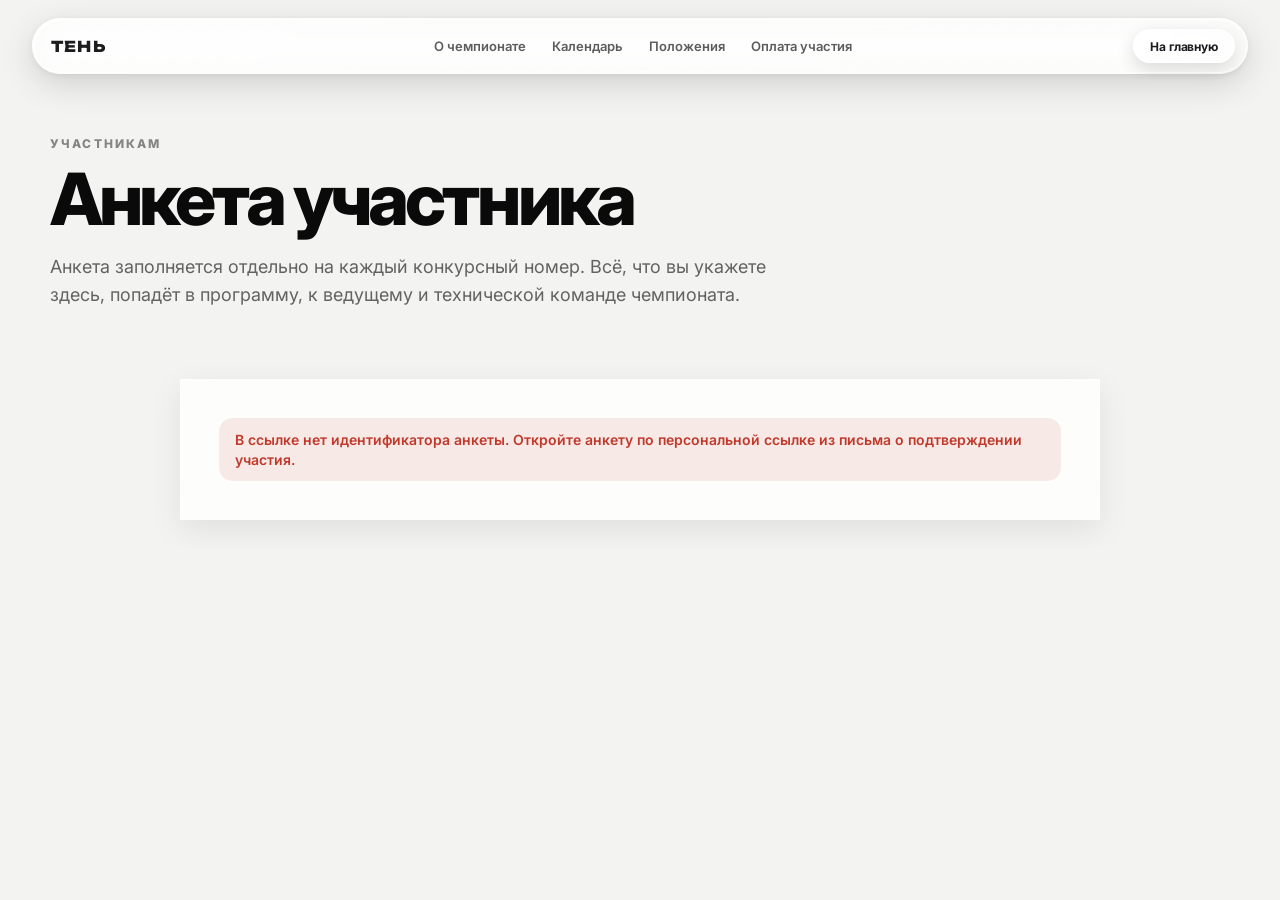
<file: anketa.html>
<!DOCTYPE html>
<html lang="ru">
<head>
  <meta charset="UTF-8">
  <meta name="viewport" content="width=device-width, initial-scale=1.0">
  <meta name="robots" content="noindex, nofollow">
  <meta name="theme-color" content="#0a0a0b">
  <title>Анкета участника — чемпионат по пилону «ТЕНЬ» 2026</title>
  <link rel="icon" href="/favicon.ico" sizes="any">
  <link rel="icon" href="assets/favicon.svg" type="image/svg+xml">
  <link rel="apple-touch-icon" href="assets/icons/apple-touch-icon.png">
  <link rel="preconnect" href="https://fonts.googleapis.com">
  <link rel="preconnect" href="https://fonts.gstatic.com" crossorigin>
  <link href="https://fonts.googleapis.com/css2?family=Inter:wght@400;500;600;700;800&family=Unbounded:wght@600;700;800&display=swap" rel="stylesheet">
  <link rel="stylesheet" href="styles.css?v=20260914i">
</head>
<body class="inner-page">
  <div class="page-shell">
    <header class="site-header glass-panel is-scrolled" data-header>
      <a class="brand" href="index.html" aria-label="ТЕНЬ - на главную">ТЕНЬ</a>
      <nav class="desktop-nav" aria-label="Главная навигация">
        <a href="index.html#about">О чемпионате</a>
        <a href="index.html#calendar">Календарь</a>
        <a href="rules.html">Положения</a>
        <a href="pay.html">Оплата участия</a>
      </nav>
      <div class="header-actions">
        <a class="btn btn-small btn-dark" href="index.html">На главную</a>
        <button class="menu-button" type="button" data-menu-button aria-label="Открыть меню"><span></span><span></span><span></span></button>
      </div>
    </header>

    <div class="mobile-menu glass-panel" data-mobile-menu>
      <a href="index.html#about">О чемпионате</a>
      <a href="index.html#calendar">Календарь</a>
      <a href="rules.html">Положения</a>
      <a href="pay.html">Оплата участия</a>
    </div>

    <main>
      <section class="inner-hero">
        <span class="section-kicker">Участникам</span>
        <h1>Анкета участника</h1>
        <p class="page-lead">Анкета заполняется отдельно на каждый конкурсный номер. Всё, что вы укажете здесь, попадёт в программу, к ведущему и технической команде чемпионата.</p>
      </section>

      <section class="glass-card form-shell anketa-shell" id="anketa-root">
        <div class="anketa-loading" id="anketa-loading">Загружаем анкету…</div>
        <div class="anketa-error form-status form-status--error" id="anketa-error" hidden></div>

        <!-- Выбор категории, если у участника несколько -->
        <div id="anketa-picker" hidden>
          <div class="form-section-title">Ваши номера</div>
          <h2 class="anketa-picker-title">Выберите анкету</h2>
          <div class="anketa-picker-list" id="anketa-picker-list" role="list"></div>
        </div>

        <!-- Сама анкета -->
        <form id="anketa-form" class="apply-form anketa-form" novalidate hidden>
          <div class="anketa-head" id="anketa-head">
            <button type="button" class="anketa-back" id="anketa-back" hidden>← Все номера</button>
            <h2 class="anketa-title" id="anketa-cat"></h2>
            <p class="anketa-meta">
              <span id="anketa-format"></span>
              <span class="anketa-meta-sep" aria-hidden="true">·</span>
              <span class="anketa-status" id="anketa-status"></span>
            </p>
            <p class="anketa-deadline-line">Заполните до <b id="anketa-deadline">7 ноября 2026 года</b>. После этой даты правки — только по разделу «Штрафные санкции». <a href="rules.html" target="_blank" rel="noopener">Положение чемпионата</a></p>
          </div>

          <div class="anketa-prefill-wrap">
            <div class="form-section-title">Данные из заявки</div>
            <dl class="anketa-prefill" id="anketa-prefill"></dl>
            <p class="anketa-prefill-note">Подставлено из вашей заявки. Если что-то изменилось — напишите ответом на любое письмо чемпионата.</p>
          </div>

          <div id="anketa-sections"></div>

          <details class="anketa-details" id="anketa-rider">
            <summary>Технический райдер</summary>
            <div id="anketa-rider-body"></div>
          </details>

          <div class="anketa-note" id="anketa-penalties"></div>

          <div class="form-section-title">Подтверждения и согласия</div>
          <p class="form-section-hint">Перед отправкой ещё раз: <a href="rules.html" target="_blank" rel="noopener">Положение чемпионата →</a></p>
          <div class="checkbox-list anketa-consents" id="anketa-consents"></div>

          <div class="anketa-errors form-status form-status--error" id="anketa-errors" hidden></div>
          <p class="anketa-autosave" id="anketa-autosave"></p>
          <button class="btn btn-dark" type="submit" id="anketa-submit">Отправить анкету</button>
          <p class="form-hint-under-btn">После отправки на почту придёт копия ваших ответов. Анкету можно открыть по этой же ссылке и отправить заново, если что-то изменится.</p>
          <p class="form-status" id="anketa-done" role="status" aria-live="polite" hidden></p>
        </form>
      </section>
    </main>
  </div>

  <script src="config.js?v=20260914e"></script>
  <script src="script.js?v=20260807a"></script>
  <script src="anketa.js?v=20260918a"></script>
</body>
</html>
</file>
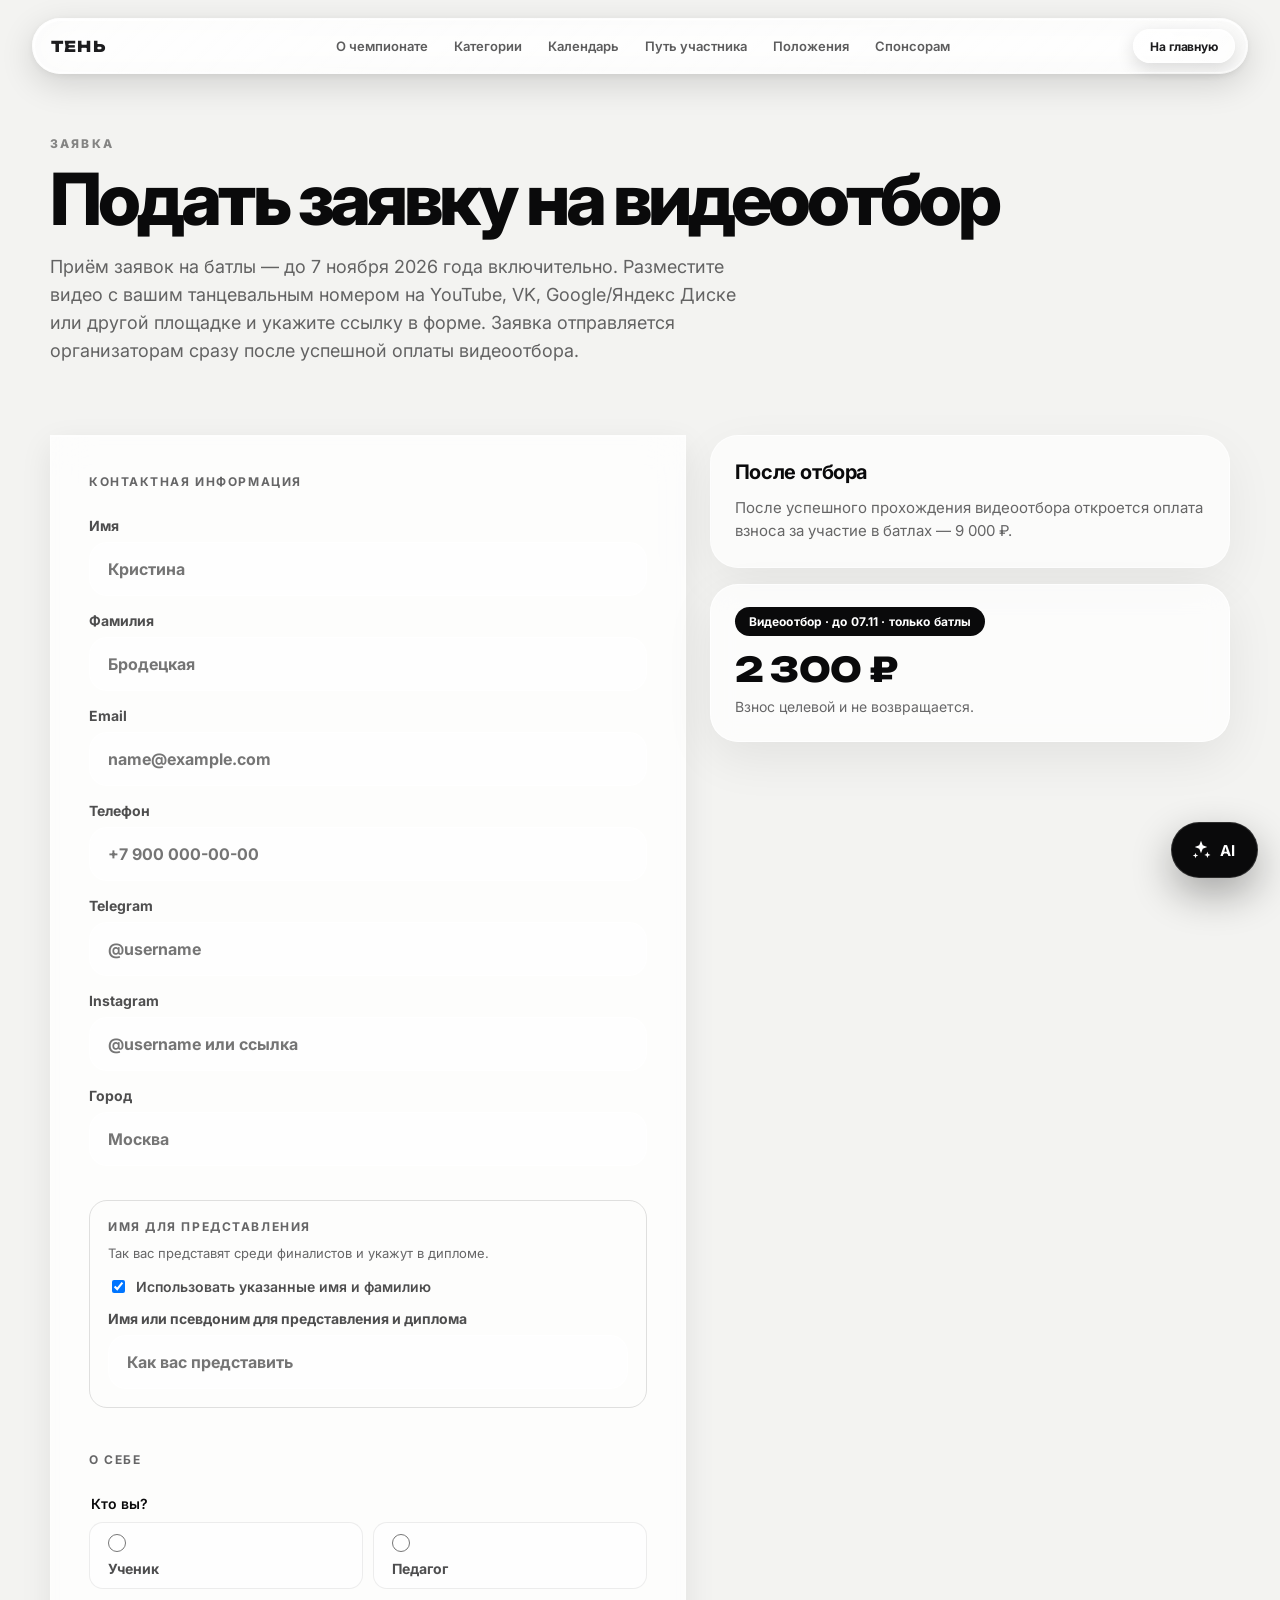
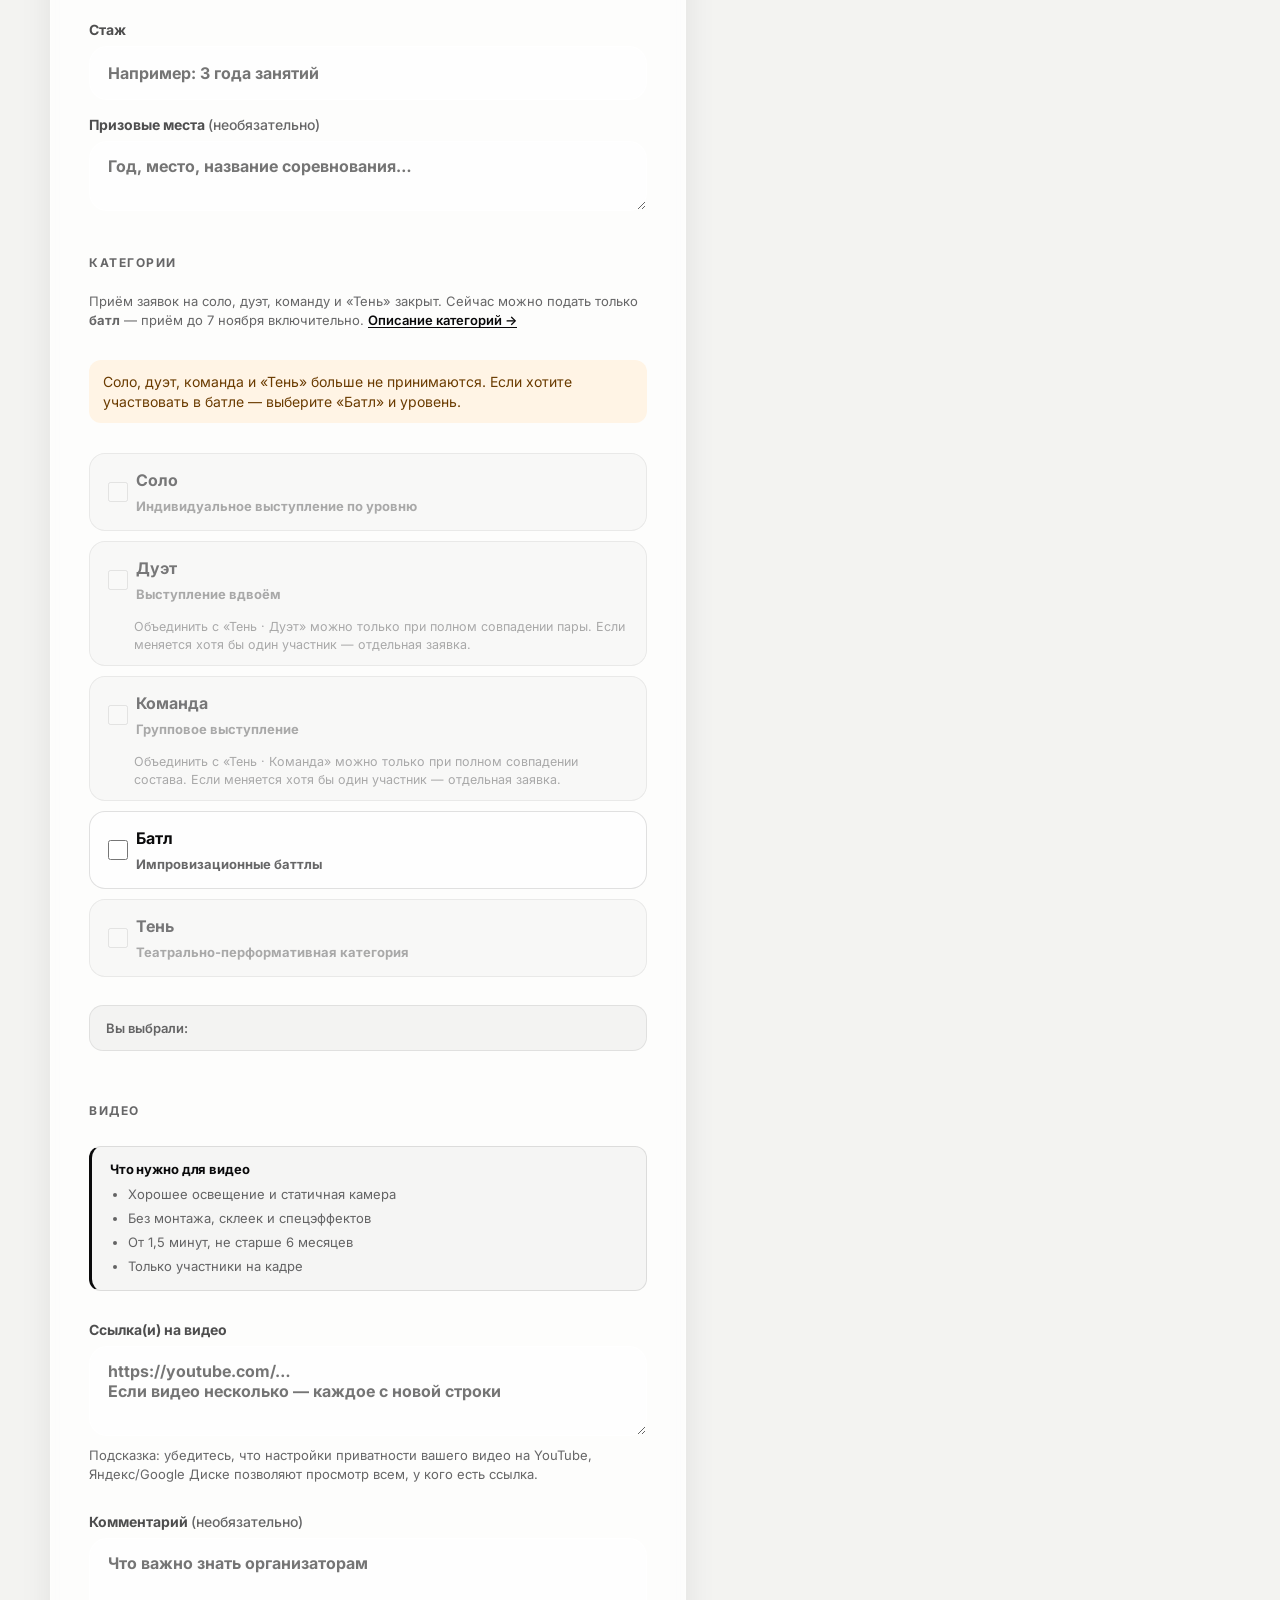
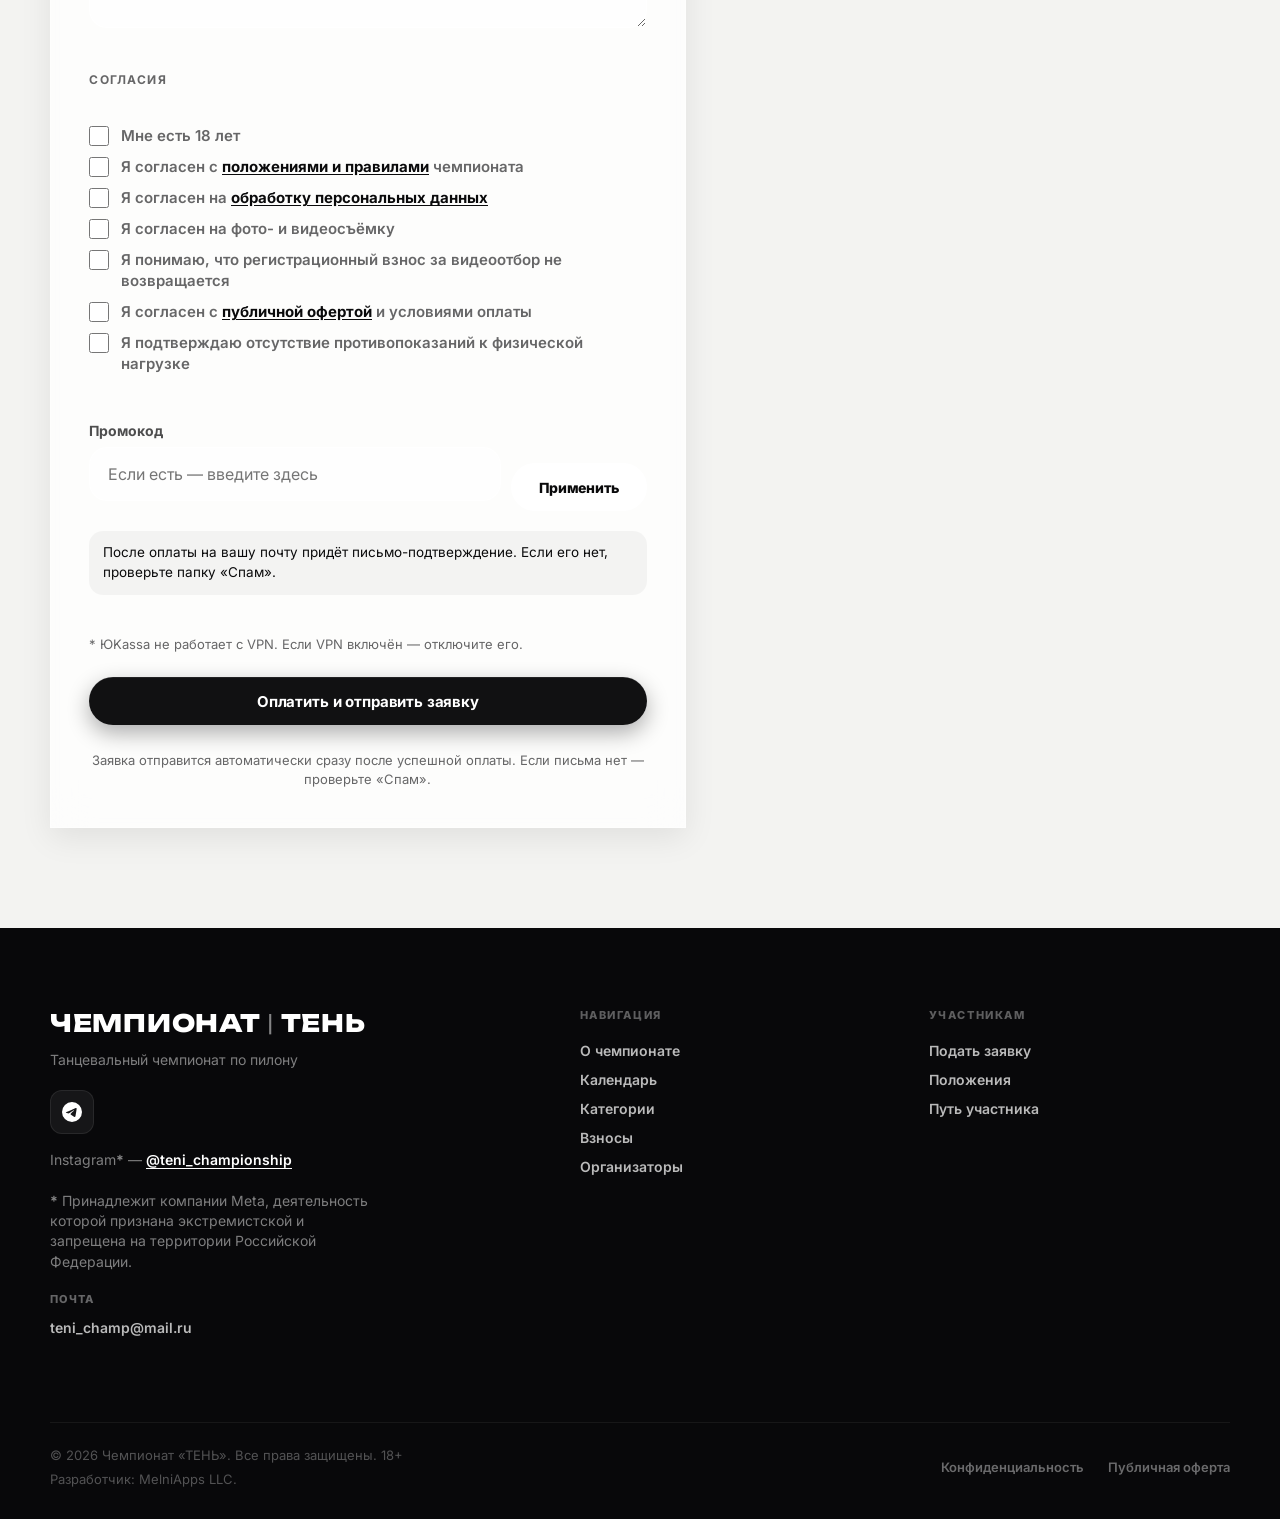
<file: apply.html>
<!DOCTYPE html>
<html lang="ru">
<head>
  <meta charset="UTF-8">
  <meta name="viewport" content="width=device-width, initial-scale=1.0">
  <meta name="description" content="Подать заявку на видеоотбор батлов чемпионата по пилону «ТЕНЬ». Приём заявок на батлы — до 7 ноября 2026 года. Москва, 28 ноября 2026.">
  <meta name="keywords" content="заявка pole dance, видеоотбор чемпионат по пилону, pole dance соревнования заявка, exotic чемпионат, участие pole dance Москва">
  <meta name="theme-color" content="#0a0a0b">
  <title>Подать заявку на видеоотбор — чемпионат по пилону «ТЕНЬ» 2026</title>
  <link rel="canonical" href="https://чемпионат-тень.рф/apply.html">
  <link rel="icon" href="/favicon.ico" sizes="any">
  <link rel="icon" href="assets/favicon.svg" type="image/svg+xml">
  <link rel="icon" type="image/png" sizes="96x96" href="assets/icons/favicon-96x96.png">
  <link rel="apple-touch-icon" href="assets/icons/apple-touch-icon.png">
  <link rel="manifest" href="manifest.webmanifest">
  <meta name="mobile-web-app-capable" content="yes">
  <meta name="apple-mobile-web-app-capable" content="yes">
  <meta name="apple-mobile-web-app-status-bar-style" content="black-translucent">
  <meta name="apple-mobile-web-app-title" content="ТЕНЬ">
  <meta property="og:type" content="website">
  <meta property="og:locale" content="ru_RU">
  <meta property="og:site_name" content="Чемпионат по пилону «ТЕНЬ»">
  <meta property="og:title" content="Подать заявку — чемпионат по пилону «ТЕНЬ»">
  <meta property="og:description" content="Видеоотбор батлов чемпионата «ТЕНЬ». Приём заявок — до 7 ноября 2026 года.">
  <meta property="og:url" content="https://чемпионат-тень.рф/apply.html">
  <meta property="og:image" content="https://xn----7sbocmxidei1bb9cwe.xn--p1ai/assets/og-hero.jpg">
  <meta name="twitter:card" content="summary_large_image">
  <meta name="twitter:image" content="https://xn----7sbocmxidei1bb9cwe.xn--p1ai/assets/og-hero.jpg">
  <link rel="preconnect" href="https://fonts.googleapis.com">
  <link rel="preconnect" href="https://fonts.gstatic.com" crossorigin>
  <link href="https://fonts.googleapis.com/css2?family=Inter:wght@400;500;600;700;800&family=Unbounded:wght@600;700;800&display=swap" rel="stylesheet">
  <link rel="stylesheet" href="styles.css?v=20261006a">
</head>
<body class="inner-page">
  <div class="page-shell">
    <header class="site-header glass-panel is-scrolled" data-header>
      <a class="brand" href="index.html" aria-label="ТЕНЬ - на главную">ТЕНЬ</a>
      <nav class="desktop-nav" aria-label="Главная навигация">
        <a href="index.html#about">О чемпионате</a>
        <a href="index.html#categories">Категории</a>
        <a href="index.html#calendar">Календарь</a>
        <a href="index.html#path">Путь участника</a>
        <a href="rules.html">Положения</a>
        <a href="sponsors.html">Спонсорам</a>
      </nav>
      <div class="header-actions">
        <a class="btn btn-small btn-dark" href="index.html">На главную</a>
        <button class="menu-button" type="button" data-menu-button aria-label="Открыть меню"><span></span><span></span><span></span></button>
      </div>
    </header>

    <div class="mobile-menu glass-panel" data-mobile-menu>
      <a href="index.html#about">О чемпионате</a>
      <a href="index.html#categories">Категории</a>
      <a href="index.html#calendar">Календарь</a>
      <a href="index.html#path">Путь участника</a>
      <a href="rules.html">Положения</a>
      <a href="sponsors.html">Спонсорам</a>      <a href="apply.html">Подать заявку</a>
    </div>

    <main>
      <section class="inner-hero">
        <span class="section-kicker">Заявка</span>
        <h1>Подать заявку на видеоотбор</h1>
        <p class="page-lead">Приём заявок на батлы — до 7 ноября 2026 года включительно. Разместите видео с вашим танцевальным номером на YouTube, VK, Google/Яндекс Диске или другой площадке и укажите ссылку в форме. Заявка отправляется организаторам сразу после успешной оплаты видеоотбора.</p>
      </section>

      <div class="apply-layout">
        <section class="glass-card form-shell">
          <form class="apply-form" id="apply-form" novalidate>

            <!-- ── Контактная информация ── -->
            <div class="form-section-title">Контактная информация</div>
            <label>
              <span>Имя</span>
              <input type="text" name="firstName" placeholder="Кристина" autocomplete="given-name" required>
            </label>
            <label>
              <span>Фамилия</span>
              <input type="text" name="lastName" placeholder="Бродецкая" autocomplete="family-name" required>
            </label>
            <label>
              <span>Email</span>
              <input type="email" name="email" placeholder="name@example.com" required>
            </label>
            <label>
              <span>Телефон</span>
              <input type="tel" name="phone" placeholder="+7 900 000-00-00" required>
            </label>
            <label>
              <span>Telegram</span>
              <input type="text" name="telegram" placeholder="@username" required>
            </label>
            <label>
              <span>Instagram</span>
              <input type="text" name="instagram" placeholder="@username или ссылка" required>
            </label>
            <label>
              <span>Город</span>
              <input type="text" name="city" placeholder="Москва" required>
            </label>

            <div class="stage-name-box">
              <div class="form-section-title">Имя для представления</div>
              <p class="form-section-hint">Так вас представят среди финалистов и укажут в дипломе.</p>
              <label class="stage-name-toggle">
                <input type="checkbox" name="useLegalName" id="use-legal-name" checked>
                <span>Использовать указанные имя и фамилию</span>
              </label>
              <label id="stage-name-field" hidden>
                <span>Имя или псевдоним для представления и диплома</span>
                <input type="text" name="stageName" id="stage-name" placeholder="Как вас представить">
              </label>
            </div>

            <!-- ── О себе ── -->
            <div class="form-section-title" style="margin-top: 28px;">О себе</div>
            <fieldset class="role-fieldset">
              <legend>Кто вы?</legend>
              <div class="radio-row">
                <label class="radio-opt"><input type="radio" name="role" value="student" required> Ученик</label>
                <label class="radio-opt"><input type="radio" name="role" value="teacher"> Педагог</label>
              </div>
            </fieldset>
            <label>
              <span>Стаж</span>
              <input type="text" name="experience" placeholder="Например: 3 года занятий" required>
            </label>
            <label>
              <span>Призовые места <em class="field-opt">(необязательно)</em></span>
              <textarea name="awards" rows="2" placeholder="Год, место, название соревнования…"></textarea>
            </label>

            <!-- ── Категории ── -->
            <div class="form-section-title" style="margin-top: 28px;">Категории</div>
            <p class="form-section-hint">Приём заявок на соло, дуэт, команду и «Тень» закрыт. Сейчас можно подать только <b>батл</b> — приём до 7 ноября включительно. <a href="index.html#categories" target="_blank" rel="noopener">Описание категорий →</a></p>
            <p class="form-closed-note" id="format-closed-note">Соло, дуэт, команда и «Тень» больше не принимаются. Если хотите участвовать в батле — выберите «Батл» и уровень.</p>

            <div class="format-list" id="format-list">
              <!-- Соло -->
              <div class="format-item format-item--closed" data-format="solo">
                <label class="format-head">
                  <input type="checkbox" class="format-cb" value="solo" disabled>
                  <span class="format-name">Соло</span>
                  <span class="format-desc">Индивидуальное выступление по уровню</span>
                </label>
                <div class="format-body" hidden>
                  <span class="format-sub-label">Ваш уровень</span>
                  <div class="level-options">
                    <label class="level-opt"><input type="radio" name="soloLevel" value="beginner"><span class="level-name">Начинающие</span><span class="level-hint">стаж до 3 лет, без призовых мест</span></label>
                    <label class="level-opt"><input type="radio" name="soloLevel" value="amateur"><span class="level-name">Любители</span><span class="level-hint">стаж 3–5 лет, танцуют в удовольствие</span></label>
                    <label class="level-opt"><input type="radio" name="soloLevel" value="semi-professional"><span class="level-name">Полупрофессионалы</span><span class="level-hint">стаж 5+ лет или педагог до 3 лет</span></label>
                    <label class="level-opt"><input type="radio" name="soloLevel" value="professional"><span class="level-name">Профессионалы</span><span class="level-hint">стаж 6+ лет или педагог от 3 лет</span></label>
                    <label class="level-opt"><input type="radio" name="soloLevel" value="star"><span class="level-name">Звёзды</span><span class="level-hint">победители «Профи», авторский стиль</span></label>
                  </div>
                </div>
              </div>

              <!-- Дуэт -->
              <div class="format-item format-item--closed" data-format="duet">
                <label class="format-head">
                  <input type="checkbox" class="format-cb" value="duet" disabled>
                  <span class="format-name">Дуэт</span>
                  <span class="format-desc">Выступление вдвоём</span>
                </label>
                <p class="format-note">Объединить с «Тень · Дуэт» можно только при полном совпадении пары. Если меняется хотя бы один участник — отдельная заявка.</p>
              </div>

              <!-- Команда -->
              <div class="format-item format-item--closed" data-format="team">
                <label class="format-head">
                  <input type="checkbox" class="format-cb" value="team" disabled>
                  <span class="format-name">Команда</span>
                  <span class="format-desc">Групповое выступление</span>
                </label>
                <p class="format-note">Объединить с «Тень · Команда» можно только при полном совпадении состава. Если меняется хотя бы один участник — отдельная заявка.</p>
              </div>

              <!-- Батл -->
              <div class="format-item" data-format="battle">
                <label class="format-head">
                  <input type="checkbox" class="format-cb" value="battle">
                  <span class="format-name">Батл</span>
                  <span class="format-desc">Импровизационные баттлы</span>
                </label>
                <div class="format-body" hidden>
                  <span class="format-sub-label">Уровень батла</span>
                  <div class="level-options level-options--row">
                    <label class="level-opt"><input type="radio" name="battleLevel" value="amateur"><span class="level-name">Любители</span></label>
                    <label class="level-opt"><input type="radio" name="battleLevel" value="professional"><span class="level-name">Профи</span></label>
                  </div>
                </div>
              </div>

              <!-- Тень -->
              <div class="format-item format-item--closed" data-format="shadow">
                <label class="format-head">
                  <input type="checkbox" class="format-cb" value="shadow" disabled>
                  <span class="format-name">Тень</span>
                  <span class="format-desc">Театрально-перформативная категория</span>
                </label>
                <div class="format-body" hidden>
                  <span class="format-sub-label">Состав</span>
                  <div class="level-options level-options--row">
                    <label class="level-opt"><input type="radio" name="shadowType" value="solo"><span class="level-name">Соло</span></label>
                    <label class="level-opt"><input type="radio" name="shadowType" value="duet"><span class="level-name">Дуэт</span></label>
                    <label class="level-opt"><input type="radio" name="shadowType" value="group"><span class="level-name">Команда</span></label>
                  </div>
                  <label style="margin-top: 14px;">
                    <span>Идея номера <em class="field-opt">(обязательно для «Тень»)</em></span>
                    <textarea name="shadowIdea" id="shadow-idea" rows="3" placeholder="Опишите концепцию номера и почему он подходит для категории «Тень»…"></textarea>
                  </label>
                </div>
              </div>
            </div>

            <!-- Живая сводка выбора -->
            <div class="cat-summary" id="cat-summary" hidden>
              <span class="cat-summary-label">Вы выбрали:</span>
              <div class="cat-summary-chips" id="cat-summary-chips"></div>
            </div>

            <!-- ── Видео ── -->
            <div class="form-section-title" style="margin-top: 28px;">Видео</div>
            <div class="video-reqs">
              <span class="video-reqs-title">Что нужно для видео</span>
              <ul>
                <li>Хорошее освещение и статичная камера</li>
                <li>Без монтажа, склеек и спецэффектов</li>
                <li>От 1,5 минут, не старше 6 месяцев</li>
                <li>Только участники на кадре</li>
              </ul>
            </div>
            <label>
              <span>Ссылка(и) на видео</span>
              <textarea name="videoUrl" id="video-url" rows="3" placeholder="https://youtube.com/…&#10;Если видео несколько — каждое с новой строки" required></textarea>
            </label>
            <p class="form-section-hint" style="margin-top: -6px;">Подсказка: убедитесь, что настройки приватности вашего видео на YouTube, Яндекс/Google Диске позволяют просмотр всем, у кого есть ссылка.</p>
            <label>
              <span>Комментарий <em class="field-opt">(необязательно)</em></span>
              <textarea name="comment" rows="3" placeholder="Что важно знать организаторам"></textarea>
            </label>

            <!-- honeypot: скрытое поле против ботов -->
            <input type="text" name="website" class="hp-field" tabindex="-1" autocomplete="off" aria-hidden="true">

            <div class="price-plaque price-plaque--mobile">
              <span class="price-plaque-badge">Видеоотбор · до 07.11 · только батлы</span>
              <div class="price-plaque-amount">
                <span class="price-plaque-new">2 300 ₽</span>
              </div>
              <p class="price-plaque-note">Взнос целевой и не возвращается.</p>
            </div>

            <!-- ── Согласия ── -->
            <div class="form-section-title" style="margin-top: 28px;">Согласия</div>
            <div class="checkbox-list">
              <label><input type="checkbox" name="age" required> Мне есть 18 лет</label>
              <label><input type="checkbox" name="rules" required> Я согласен с <a href="rules.html">положениями и правилами</a> чемпионата</label>
              <label><input type="checkbox" name="privacy" required> Я согласен на <a href="privacy.html">обработку персональных данных</a></label>
              <label><input type="checkbox" name="media" required> Я согласен на фото- и видеосъёмку</label>
              <label><input type="checkbox" name="refund" required> Я понимаю, что регистрационный взнос за видеоотбор не возвращается</label>
              <label><input type="checkbox" name="offer" required> Я согласен с <a href="offer.html">публичной офертой</a> и условиями оплаты</label>
              <label><input type="checkbox" name="health" required> Я подтверждаю отсутствие противопоказаний к физической нагрузке</label>
            </div>

            <!-- ── Промокод ── -->
            <div class="promo-box">
              <label class="promo-label" for="promo-code">Промокод</label>
              <div class="promo-row">
                <input type="text" id="promo-code" name="promoCode" class="field promo-input"
                       placeholder="Если есть — введите здесь" autocomplete="off"
                       autocapitalize="characters" autocorrect="off" spellcheck="false" inputmode="text">
                <button type="button" id="promo-apply" class="btn btn-ghost promo-btn">Применить</button>
              </div>
              <p class="promo-status" id="promo-status" role="status" aria-live="polite" hidden></p>
            </div>

            <p class="form-mail-note">После оплаты на вашу почту придёт письмо-подтверждение. Если его нет, проверьте папку «Спам».</p>
            <p class="pay-vpn-note">* ЮKassa не работает с VPN. Если VPN включён — отключите его.</p>
            <button class="btn btn-dark" type="submit" id="apply-submit">Оплатить и отправить заявку</button>
            <p class="form-hint-under-btn">Заявка отправится автоматически сразу после успешной оплаты. Если письма нет — проверьте «Спам».</p>
            <p class="form-status" id="form-status" role="status" aria-live="polite" hidden></p>
          </form>
        </section>

        <aside class="apply-aside">
          <div class="apply-info-card">
            <h2>После отбора</h2>
            <p>После успешного прохождения видеоотбора откроется оплата взноса за участие в батлах — 9 000 ₽.</p>
          </div>

          <div class="price-plaque price-plaque--desktop">
            <span class="price-plaque-badge">Видеоотбор · до 07.11 · только батлы</span>
            <div class="price-plaque-amount">
              <span class="price-plaque-new">2 300 ₽</span>
            </div>
            <p class="price-plaque-note">Взнос целевой и не возвращается.</p>
          </div>
        </aside>
      </div>

      <footer class="site-footer">
        <div class="footer-container">
          <div class="footer-grid">
            <div class="footer-brand">
              <span class="footer-logo">ЧЕМПИОНАТ <span class="footer-logo-sep">|</span> ТЕНЬ</span>
              <p>Танцевальный чемпионат по пилону</p>
              <div class="footer-socials">
                <a href="https://telegram.me/teni_champ" target="_blank" rel="noopener noreferrer" class="social-icon-btn" aria-label="Telegram"><svg viewBox="0 0 24 24" aria-hidden="true"><path fill="currentColor" d="M11.944 0A12 12 0 0 0 0 12a12 12 0 0 0 12 12 12 12 0 0 0 12-12A12 12 0 0 0 12 0a12 12 0 0 0-.056 0zm4.962 7.224c.1-.002.321.023.465.14a.506.506 0 0 1 .171.325c.016.093.036.306.02.472-.18 1.898-.962 6.502-1.36 8.627-.168.9-.499 1.201-.82 1.23-.696.065-1.225-.46-1.9-.902-1.056-.693-1.653-1.124-2.678-1.8-1.185-.78-.417-1.21.258-1.91.177-.184 3.247-2.977 3.307-3.23.007-.032.014-.15-.056-.212s-.174-.041-.249-.024c-.106.024-1.793 1.14-5.061 3.345-.48.33-.913.49-1.302.48-.428-.008-1.252-.241-1.865-.44-.752-.245-1.349-.374-1.297-.789.027-.216.325-.437.893-.663 3.498-1.524 5.83-2.529 6.998-3.014 3.332-1.386 4.025-1.627 4.476-1.635z"/></svg></a>
              </div>
              <div class="footer-social-note">
                <p class="footer-social-line">Instagram<span class="footer-note-mark" aria-hidden="true">*</span> — <a href="https://www.instagram.com/teni_championship" target="_blank" rel="noopener noreferrer">@teni_championship</a></p>
                <p class="footer-disclaimer"><span class="footer-disclaimer-mark">*</span> Принадлежит компании Meta, деятельность которой признана экстремистской и запрещена на территории Российской Федерации.</p>
              </div>
              <div class="footer-contact">
                <span class="footer-contact-label">Почта</span>
                <p class="footer-email"><a href="mailto:teni_champ@mail.ru">teni_champ@mail.ru</a></p>
              </div>
            </div>
            <div class="footer-col">
              <h4>Навигация</h4>
              <a href="index.html#about">О чемпионате</a>
              <a href="index.html#calendar">Календарь</a>
              <a href="index.html#categories">Категории</a>
              <a href="index.html#fees">Взносы</a>
              <a href="index.html#team">Организаторы</a>
            </div>
            <div class="footer-col">
              <h4>Участникам</h4>
              <a href="apply.html">Подать заявку</a>
              <a href="rules.html">Положения</a>
              <a href="index.html#path">Путь участника</a>
            </div>
          </div>
          <div class="footer-bottom">
            <div class="footer-copy">
              <p>© 2026 Чемпионат «ТЕНЬ». Все права защищены. 18+</p>
              <a class="footer-dev" href="https://melniapps.com" target="_blank" rel="noopener noreferrer">Разработчик: MelniApps LLC.</a>
            </div>
            <div class="footer-legal">
              <a href="privacy.html">Конфиденциальность</a>
              <a href="offer.html">Публичная оферта</a>
            </div>
          </div>
        </div>
      </footer>
    </main>
  </div>
  <button class="ai-fab" type="button" data-ai-open aria-label="Открыть AI-консультанта">
    <svg viewBox="0 0 24 24" aria-hidden="true"><path fill="currentColor" d="M12 2l1.9 4.9L18.8 8.8 13.9 10.7 12 15.6 10.1 10.7 5.2 8.8 10.1 6.9 12 2zM19 14l.95 2.45L22.4 17.4l-2.45.95L19 20.8l-.95-2.45L15.6 17.4l2.45-.95L19 14zM6 15l.8 2.2L9 18l-2.2.8L6 21l-.8-2.2L3 18l2.2-.8L6 15z"/></svg>
    <span>AI</span>
  </button>

  <div class="ai-overlay" data-ai-overlay hidden></div>

  <aside class="ai-panel" data-ai-panel hidden aria-label="AI-консультант чемпионата ТЕНЬ">
    <header class="ai-head">
      <div class="ai-head-id">
        <div class="ai-head-text">
          <span class="ai-title">AI-консультант</span>
          <span class="ai-status"><i class="ai-dot"></i> Скоро в обновлении</span>
        </div>
      </div>
      <button class="ai-close" type="button" data-ai-close aria-label="Закрыть чат">
        <svg viewBox="0 0 24 24" aria-hidden="true"><path fill="currentColor" d="M18.3 5.71 12 12.01l-6.3-6.3-1.41 1.41 6.3 6.3-6.3 6.3 1.41 1.41 6.3-6.3 6.3 6.3 1.41-1.41-6.3-6.3 6.3-6.3z"/></svg>
      </button>
    </header>
    <div class="ai-messages" data-ai-messages>
      <div class="ai-msg ai-msg--bot">Привет! Я AI-консультант чемпионата ТЕНЬ. Помогу разобраться с категориями, правилами, взносами и подачей заявки — спрашивайте.</div>
    </div>
    <div class="ai-suggests" data-ai-suggests>
      <button type="button" class="ai-chip">Как выбрать категорию?</button>
      <button type="button" class="ai-chip">Сколько стоит участие?</button>
      <button type="button" class="ai-chip">Что нужно для видео?</button>
    </div>
    <form class="ai-input" data-ai-form>
      <input type="text" placeholder="Напишите вопрос..." data-ai-text autocomplete="off" maxlength="500">
      <button type="submit" class="ai-send" aria-label="Отправить">
        <svg viewBox="0 0 24 24" aria-hidden="true"><path fill="currentColor" d="M3 20.5 21 12 3 3.5 3 10l12 2-12 2z"/></svg>
      </button>
    </form>
  </aside>

  <nav class="tabbar" aria-label="Мобильная навигация">
    <a class="tab" href="index.html#top" data-tab="home">
      <svg viewBox="0 0 24 24" aria-hidden="true"><path fill="currentColor" d="M12 3.1 3 10.2V21h6v-6h6v6h6V10.2L12 3.1z"/></svg>
      <span>Главная</span>
    </a>
    <a class="tab" href="index.html#calendar" data-tab="calendar">
      <svg viewBox="0 0 24 24" aria-hidden="true"><path fill="currentColor" d="M7 2v2H5a2 2 0 0 0-2 2v13a2 2 0 0 0 2 2h14a2 2 0 0 0 2-2V6a2 2 0 0 0-2-2h-2V2h-2v2H9V2H7zm12 7v10H5V9h14z"/></svg>
      <span>Даты</span>
    </a>
    <button class="tab" type="button" data-ai-open data-tab="ai" aria-label="AI-консультант">
      <svg viewBox="0 0 24 24" aria-hidden="true"><path fill="currentColor" d="M12 2l1.7 4.6L18.3 8.3 13.7 10 12 14.6 10.3 10 5.7 8.3 10.3 6.6 12 2zM18.5 14l.8 2.1 2.1.8-2.1.8-.8 2.1-.8-2.1-2.1-.8 2.1-.8.8-2.1z"/></svg>
      <span>AI</span>
    </button>
    <a class="tab" href="rules.html" data-tab="rules">
      <svg viewBox="0 0 24 24" aria-hidden="true"><path fill="currentColor" d="M6 2h9l5 5v13a2 2 0 0 1-2 2H6a2 2 0 0 1-2-2V4a2 2 0 0 1 2-2zm8 1.5V8h4.5L14 3.5zM8 12h8v2H8v-2zm0 4h8v2H8v-2z"/></svg>
      <span>Положения</span>
    </a>
    <a class="tab is-active" href="apply.html" data-tab="apply">
      <svg viewBox="0 0 24 24" aria-hidden="true"><path fill="currentColor" d="M19 3h-4.18C14.4 1.84 13.3 1 12 1s-2.4.84-2.82 2H5a2 2 0 0 0-2 2v14a2 2 0 0 0 2 2h14a2 2 0 0 0 2-2V5a2 2 0 0 0-2-2zm-7 0a1 1 0 1 1 0 2 1 1 0 0 1 0-2zm-2 14-4-4 1.41-1.41L10 14.17l6.59-6.59L18 9l-8 8z"/></svg>
      <span>Заявка</span>
    </a>
    <button class="tab" type="button" data-menu-button data-tab="more" aria-label="Ещё">
      <svg viewBox="0 0 24 24" aria-hidden="true"><path fill="currentColor" d="M5 10a2 2 0 1 0 0 4 2 2 0 0 0 0-4zm7 0a2 2 0 1 0 0 4 2 2 0 0 0 0-4zm7 0a2 2 0 1 0 0 4 2 2 0 0 0 0-4z"/></svg>
      <span>Ещё</span>
    </button>
  </nav>

  <script src="config.js?v=20260914e"></script>
  <script src="script.js?v=20260807a"></script>
  <script src="apply.js?v=20261004a"></script>
  <script>
    if (location.hash === "#packages" || /(?:^|[?&])fee=/.test(location.search)) {
      location.replace("pay.html" + location.search + location.hash);
    }
  </script>
</body>
</html>
</file>
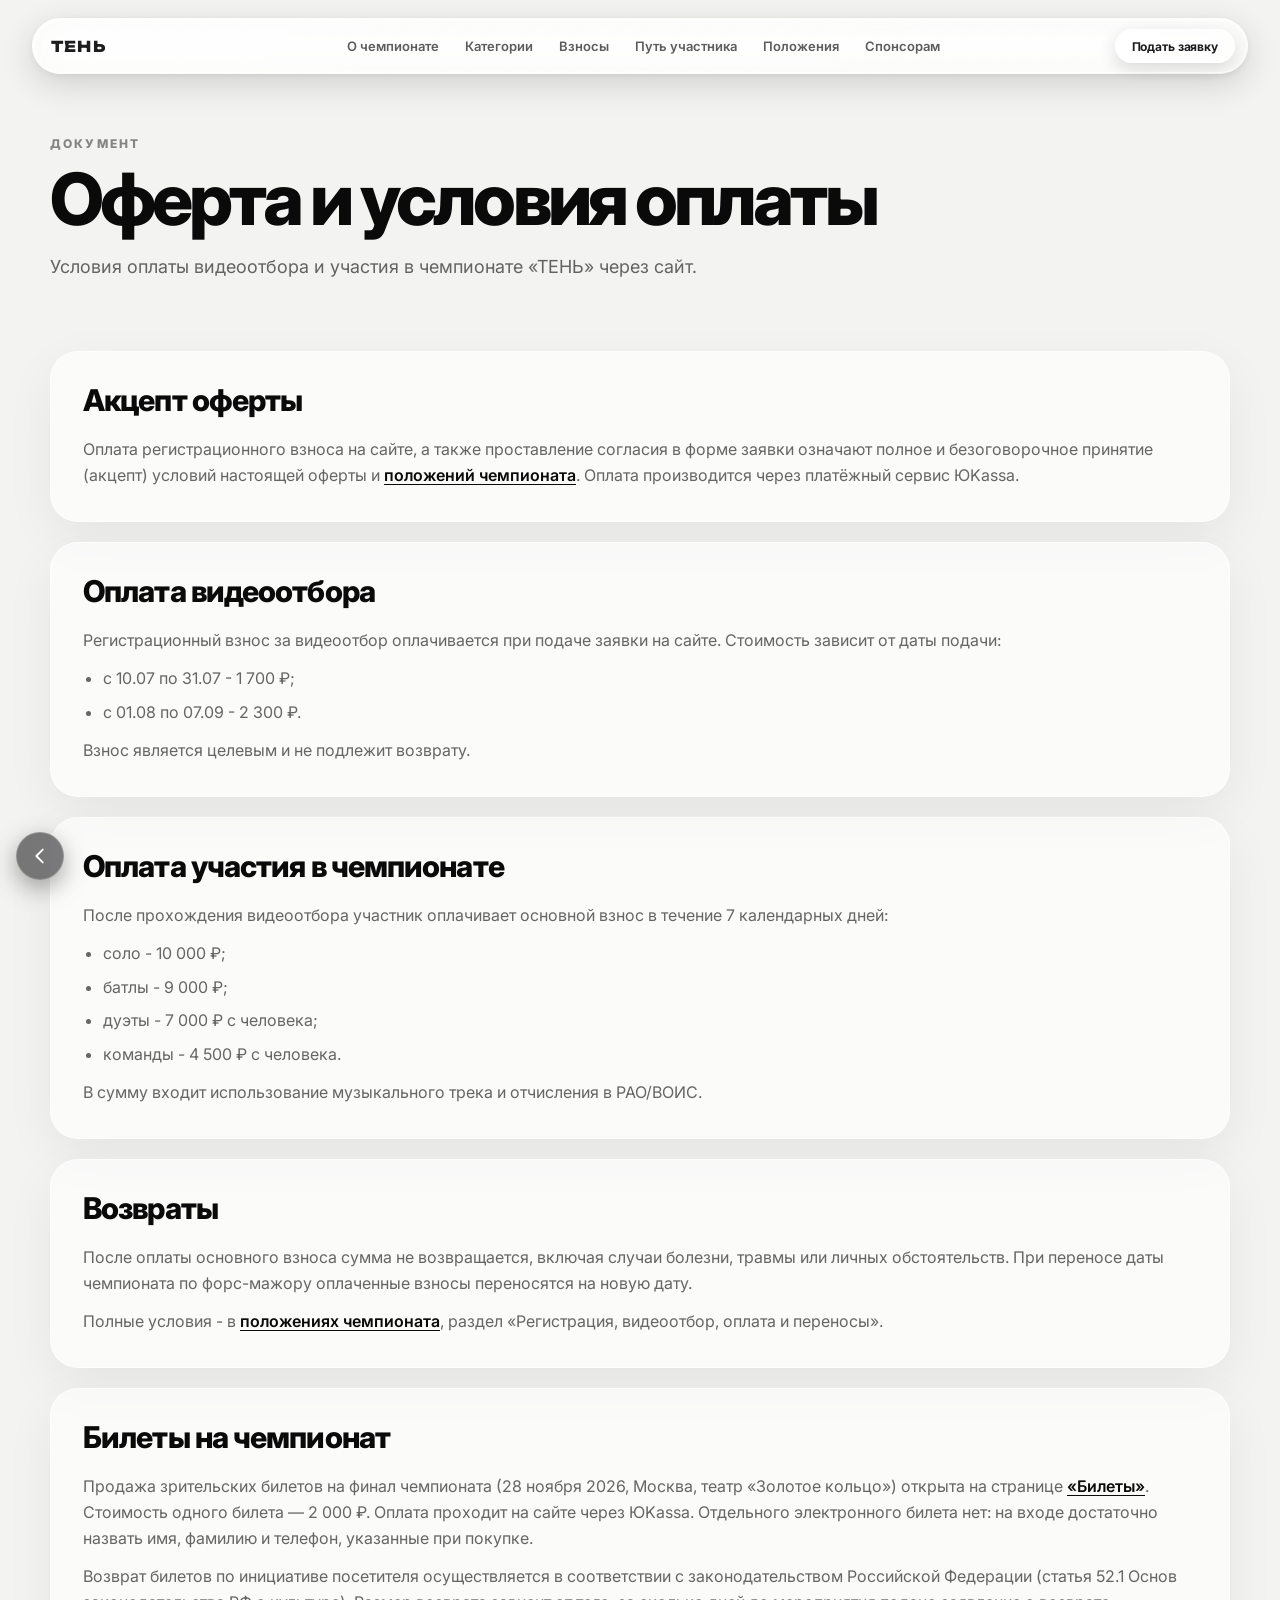
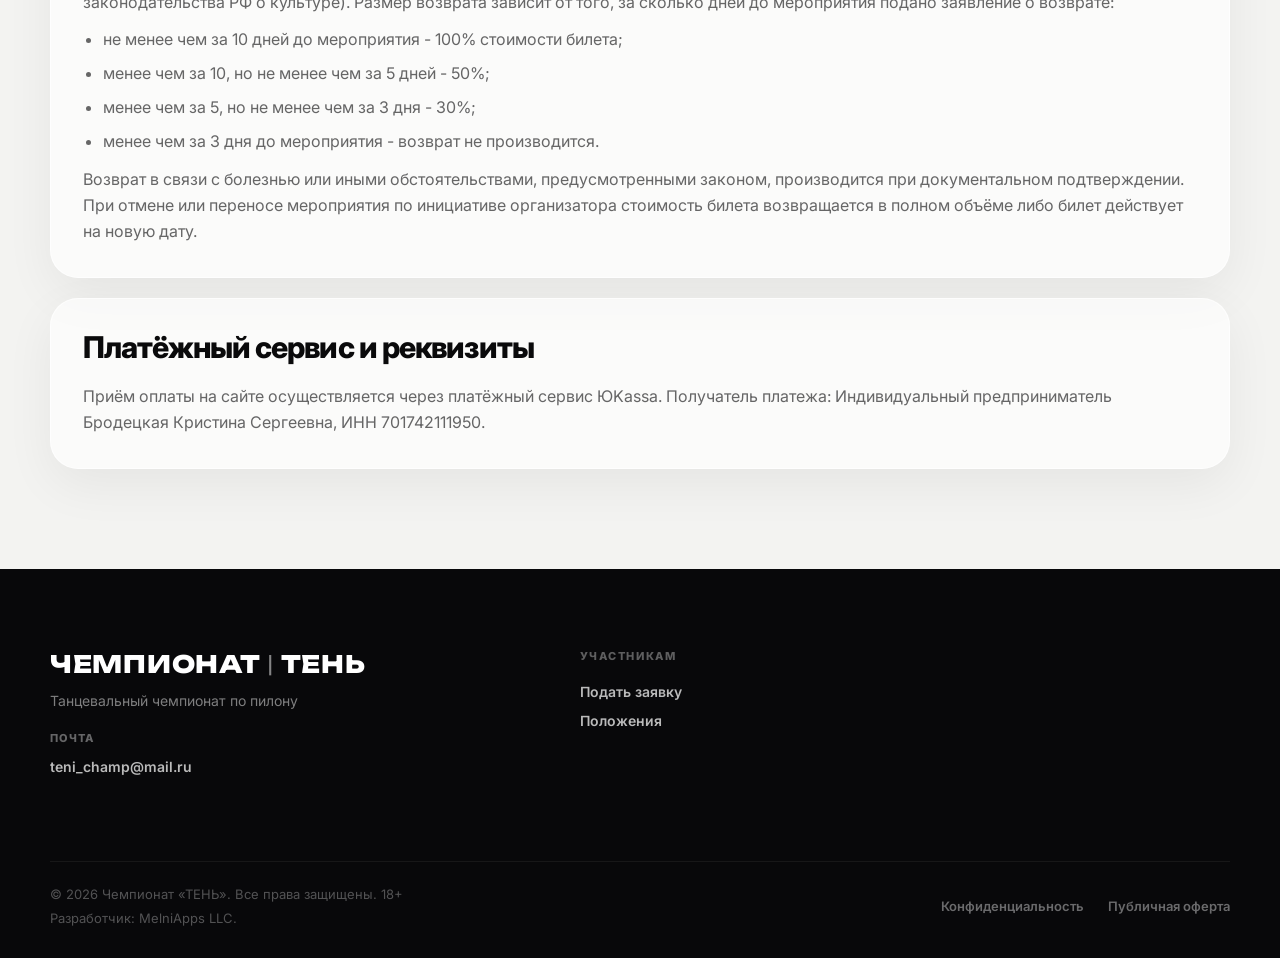
<file: offer.html>
<!DOCTYPE html>
<html lang="ru">
<head>
  <meta charset="UTF-8">
  <meta name="viewport" content="width=device-width, initial-scale=1.0">
  <meta name="theme-color" content="#0a0a0b">
  <title>Оферта - ТЕНЬ</title>
  <link rel="icon" href="/favicon.ico" sizes="any">
  <link rel="icon" href="assets/favicon.svg" type="image/svg+xml">
  <link rel="icon" type="image/png" sizes="96x96" href="assets/icons/favicon-96x96.png">
  <link rel="apple-touch-icon" href="assets/icons/apple-touch-icon.png">
  <link rel="manifest" href="manifest.webmanifest">
  <meta name="mobile-web-app-capable" content="yes">
  <meta name="apple-mobile-web-app-capable" content="yes">
  <meta name="apple-mobile-web-app-status-bar-style" content="black-translucent">
  <meta name="apple-mobile-web-app-title" content="ТЕНЬ">
  <link rel="preconnect" href="https://fonts.googleapis.com">
  <link rel="preconnect" href="https://fonts.gstatic.com" crossorigin>
  <link href="https://fonts.googleapis.com/css2?family=Inter:wght@400;500;600;700;800&family=Unbounded:wght@600;700;800&display=swap" rel="stylesheet">
  <link rel="stylesheet" href="styles.css?v=20261006a">
</head>
<body class="inner-page">
  <div class="page-shell">
    <header class="site-header glass-panel is-scrolled" data-header>
      <a class="brand" href="index.html">ТЕНЬ</a>
      <nav class="desktop-nav" aria-label="Главная навигация">
        <a href="index.html#about">О чемпионате</a>
        <a href="index.html#categories">Категории</a>
        <a href="index.html#fees">Взносы</a>
        <a href="index.html#path">Путь участника</a>
        <a href="rules.html">Положения</a>
        <a href="sponsors.html">Спонсорам</a>
      </nav>
      <div class="header-actions">
        <a class="btn btn-small btn-dark" href="apply.html">Подать заявку</a>
        <button class="menu-button" type="button" data-menu-button aria-label="Открыть меню"><span></span><span></span><span></span></button>
      </div>
    </header>

    <div class="mobile-menu glass-panel" data-mobile-menu>
      <a href="index.html#about">О чемпионате</a>
      <a href="index.html#categories">Категории</a>
      <a href="index.html#fees">Взносы</a>
      <a href="index.html#path">Путь участника</a>
      <a href="rules.html">Положения</a>
      <a href="sponsors.html">Спонсорам</a>
      <a href="apply.html">Подать заявку</a>
    </div>

    <main class="has-back">
      <a href="index.html" class="back-fab" data-back aria-label="Назад" title="Назад">
        <svg width="22" height="22" viewBox="0 0 24 24" fill="none" aria-hidden="true">
          <path d="M15 5l-7 7 7 7" stroke="currentColor" stroke-width="2" stroke-linecap="round" stroke-linejoin="round"/>
        </svg>
      </a>
      <section class="inner-hero">
        <span class="section-kicker">Документ</span>
        <h1>Оферта и условия оплаты</h1>
        <p class="page-lead">Условия оплаты видеоотбора и участия в чемпионате «ТЕНЬ» через сайт.</p>
      </section>

      <div class="doc-layout">
        <div class="doc-content" style="grid-column: 1 / -1;">
          <section class="doc-section">
            <h2>Акцепт оферты</h2>
            <p>Оплата регистрационного взноса на сайте, а также проставление согласия в форме заявки означают полное и безоговорочное принятие (акцепт) условий настоящей оферты и <a href="rules.html">положений чемпионата</a>. Оплата производится через платёжный сервис ЮKassa.</p>
          </section>
          <section class="doc-section">
            <h2>Оплата видеоотбора</h2>
            <p>Регистрационный взнос за видеоотбор оплачивается при подаче заявки на сайте. Стоимость зависит от даты подачи:</p>
            <ul>
              <li>с 10.07 по 31.07 - 1 700 ₽;</li>
              <li>с 01.08 по 07.09 - 2 300 ₽.</li>
            </ul>
            <p>Взнос является целевым и не подлежит возврату.</p>
          </section>
          <section class="doc-section">
            <h2>Оплата участия в чемпионате</h2>
            <p>После прохождения видеоотбора участник оплачивает основной взнос в течение 7 календарных дней:</p>
            <ul>
              <li>соло - 10 000 ₽;</li>
              <li>батлы - 9 000 ₽;</li>
              <li>дуэты - 7 000 ₽ с человека;</li>
              <li>команды - 4 500 ₽ с человека.</li>
            </ul>
            <p>В сумму входит использование музыкального трека и отчисления в РАО/ВОИС.</p>
          </section>
          <section class="doc-section">
            <h2>Возвраты</h2>
            <p>После оплаты основного взноса сумма не возвращается, включая случаи болезни, травмы или личных обстоятельств. При переносе даты чемпионата по форс-мажору оплаченные взносы переносятся на новую дату.</p>
            <p>Полные условия - в <a href="rules.html">положениях чемпионата</a>, раздел «Регистрация, видеоотбор, оплата и переносы».</p>
          </section>
          <section class="doc-section">
            <h2>Билеты на чемпионат</h2>
            <p>Продажа зрительских билетов на финал чемпионата (28 ноября 2026, Москва, театр «Золотое кольцо») открыта на странице <a href="tickets.html">«Билеты»</a>. Стоимость одного билета — 2 000 ₽. Оплата проходит на сайте через ЮKassa. Отдельного электронного билета нет: на входе достаточно назвать имя, фамилию и телефон, указанные при покупке.</p>
            <p>Возврат билетов по инициативе посетителя осуществляется в соответствии с законодательством Российской Федерации (статья 52.1 Основ законодательства РФ о культуре). Размер возврата зависит от того, за сколько дней до мероприятия подано заявление о возврате:</p>
            <ul>
              <li>не менее чем за 10 дней до мероприятия - 100% стоимости билета;</li>
              <li>менее чем за 10, но не менее чем за 5 дней - 50%;</li>
              <li>менее чем за 5, но не менее чем за 3 дня - 30%;</li>
              <li>менее чем за 3 дня до мероприятия - возврат не производится.</li>
            </ul>
            <p>Возврат в связи с болезнью или иными обстоятельствами, предусмотренными законом, производится при документальном подтверждении. При отмене или переносе мероприятия по инициативе организатора стоимость билета возвращается в полном объёме либо билет действует на новую дату.</p>
          </section>
          <section class="doc-section">
            <h2>Платёжный сервис и реквизиты</h2>
            <p>Приём оплаты на сайте осуществляется через платёжный сервис ЮKassa. Получатель платежа: Индивидуальный предприниматель Бродецкая Кристина Сергеевна, ИНН 701742111950.</p>
          </section>
        </div>
      </div>

      <footer class="site-footer">
        <div class="footer-container">
          <div class="footer-grid">
            <div class="footer-brand">
              <span class="footer-logo">ЧЕМПИОНАТ <span class="footer-logo-sep">|</span> ТЕНЬ</span>
              <p>Танцевальный чемпионат по пилону</p>
              <div class="footer-contact">
                <span class="footer-contact-label">Почта</span>
                <p class="footer-email"><a href="mailto:teni_champ@mail.ru">teni_champ@mail.ru</a></p>
              </div>
            </div>
            <div class="footer-col">
              <h4>Участникам</h4>
              <a href="apply.html">Подать заявку</a>
              <a href="rules.html">Положения</a>
            </div>
          </div>
          <div class="footer-bottom">
            <div class="footer-copy">
              <p>© 2026 Чемпионат «ТЕНЬ». Все права защищены. 18+</p>
              <a class="footer-dev" href="https://melniapps.com" target="_blank" rel="noopener noreferrer">Разработчик: MelniApps LLC.</a>
            </div>
            <div class="footer-legal">
              <a href="privacy.html">Конфиденциальность</a>
              <a href="offer.html">Публичная оферта</a>
            </div>
          </div>
        </div>
      </footer>
    </main>
  </div>
  <script src="script.js"></script>
  <script>
    (function () {
      var b = document.querySelector('[data-back]');
      if (!b) return;
      b.addEventListener('click', function (e) {
        var ref = document.referrer;
        var sameOrigin = ref && ref.indexOf(location.origin) === 0;
        if (window.history.length > 1 && sameOrigin) {
          e.preventDefault();
          window.history.back();
        }
      });
    })();
  </script>
</body>
</html>
</file>
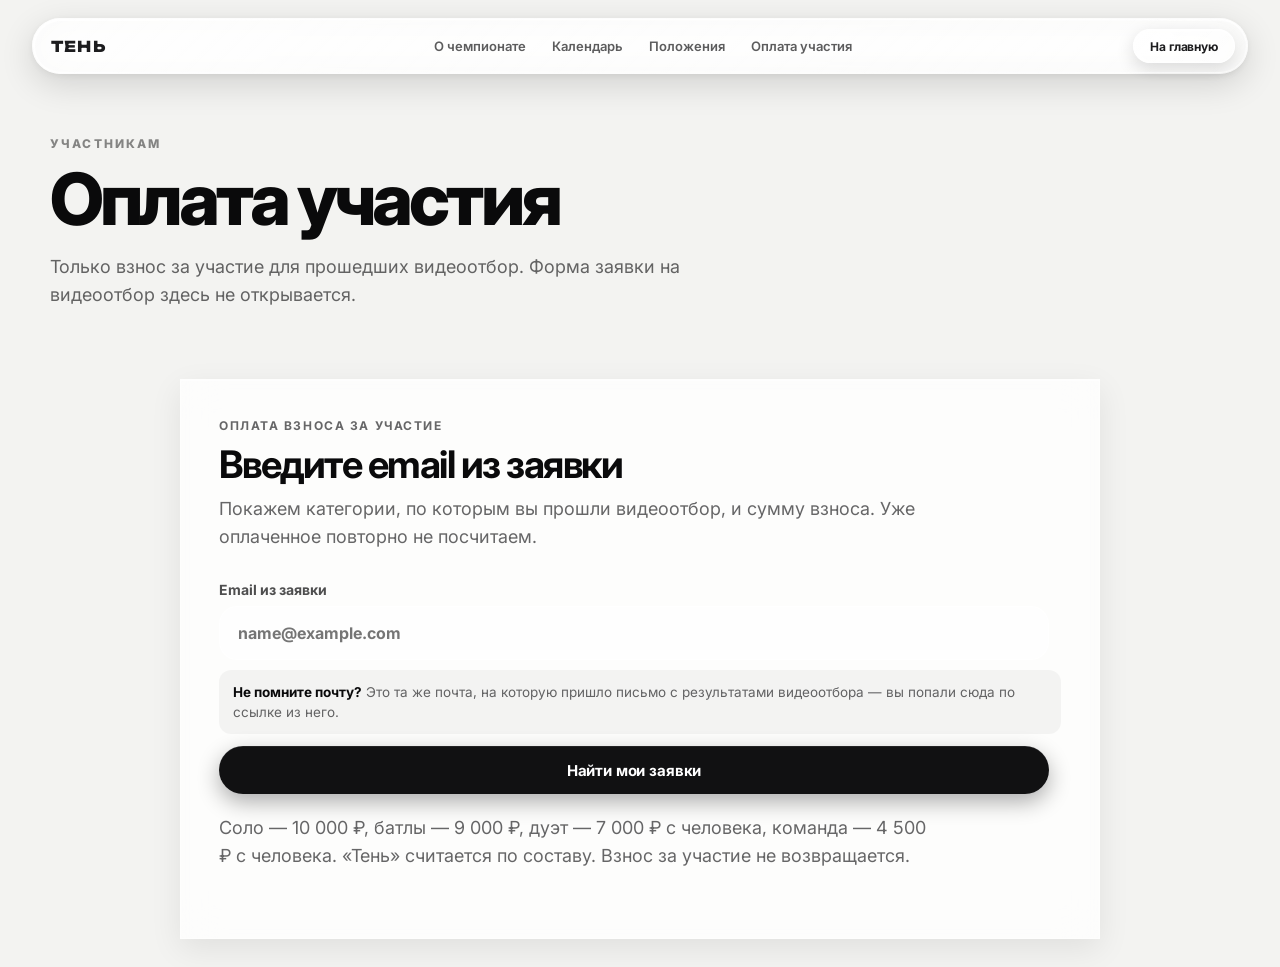
<file: pay.html>
<!DOCTYPE html>
<html lang="ru">
<head>
  <meta charset="UTF-8">
  <meta name="viewport" content="width=device-width, initial-scale=1.0">
  <meta name="robots" content="noindex, nofollow">
  <meta name="theme-color" content="#0a0a0b">
  <title>Оплата участия — чемпионат по пилону «ТЕНЬ» 2026</title>
  <link rel="icon" href="/favicon.ico" sizes="any">
  <link rel="icon" href="assets/favicon.svg" type="image/svg+xml">
  <link rel="apple-touch-icon" href="assets/icons/apple-touch-icon.png">
  <link rel="preconnect" href="https://fonts.googleapis.com">
  <link rel="preconnect" href="https://fonts.gstatic.com" crossorigin>
  <link href="https://fonts.googleapis.com/css2?family=Inter:wght@400;500;600;700;800&family=Unbounded:wght@600;700;800&display=swap" rel="stylesheet">
  <link rel="stylesheet" href="styles.css?v=20260916c">
</head>
<body class="inner-page">
  <div class="page-shell">
    <header class="site-header glass-panel is-scrolled" data-header>
      <a class="brand" href="index.html" aria-label="ТЕНЬ - на главную">ТЕНЬ</a>
      <nav class="desktop-nav" aria-label="Главная навигация">
        <a href="index.html#about">О чемпионате</a>
        <a href="index.html#calendar">Календарь</a>
        <a href="rules.html">Положения</a>
        <a href="pay.html">Оплата участия</a>
      </nav>
      <div class="header-actions">
        <a class="btn btn-small btn-dark" href="index.html">На главную</a>
        <button class="menu-button" type="button" data-menu-button aria-label="Открыть меню"><span></span><span></span><span></span></button>
      </div>
    </header>

    <div class="mobile-menu glass-panel" data-mobile-menu>
      <a href="index.html#about">О чемпионате</a>
      <a href="index.html#calendar">Календарь</a>
      <a href="rules.html">Положения</a>
      <a href="pay.html">Оплата участия</a>
    </div>

    <main>
      <section class="inner-hero">
        <span class="section-kicker">Участникам</span>
        <h1>Оплата участия</h1>
        <p class="page-lead">Только взнос за участие для прошедших видеоотбор. Форма заявки на видеоотбор здесь не открывается.</p>
      </section>

      <section class="glass-card form-shell fee-shell" id="packages">
        <div class="form-section-title">Оплата взноса за участие</div>
        <h2 class="fee-title">Введите email из заявки</h2>
        <p class="form-section-hint">Покажем категории, по которым вы прошли видеоотбор, и сумму взноса. Уже оплаченное повторно не посчитаем.</p>

        <form class="fee-form" id="fee-lookup" novalidate>
          <label>
            <span>Email из заявки</span>
            <input type="email" name="email" id="fee-email" placeholder="name@example.com" required autocomplete="email">
          </label>
          <p class="fee-email-hint"><b>Не помните почту?</b> Это та же почта, на которую пришло письмо с результатами видеоотбора — вы попали сюда по ссылке из него.</p>
          <button class="btn btn-dark" type="submit" id="fee-lookup-btn">Найти мои заявки</button>
        </form>

        <div id="fee-results" hidden></div>
        <p class="form-status" id="fee-status" role="status" aria-live="polite" hidden></p>
        <p class="fee-prices-note">Соло — 10 000 ₽, батлы — 9 000 ₽, дуэт — 7 000 ₽ с человека, команда — 4 500 ₽ с человека. «Тень» считается по составу. Взнос за участие не возвращается.</p>
      </section>
    </main>
  </div>

  <script src="config.js?v=20260914e"></script>
  <script src="script.js?v=20260914k"></script>
  <script src="fee.js?v=20261022a"></script>
</body>
</html>
</file>
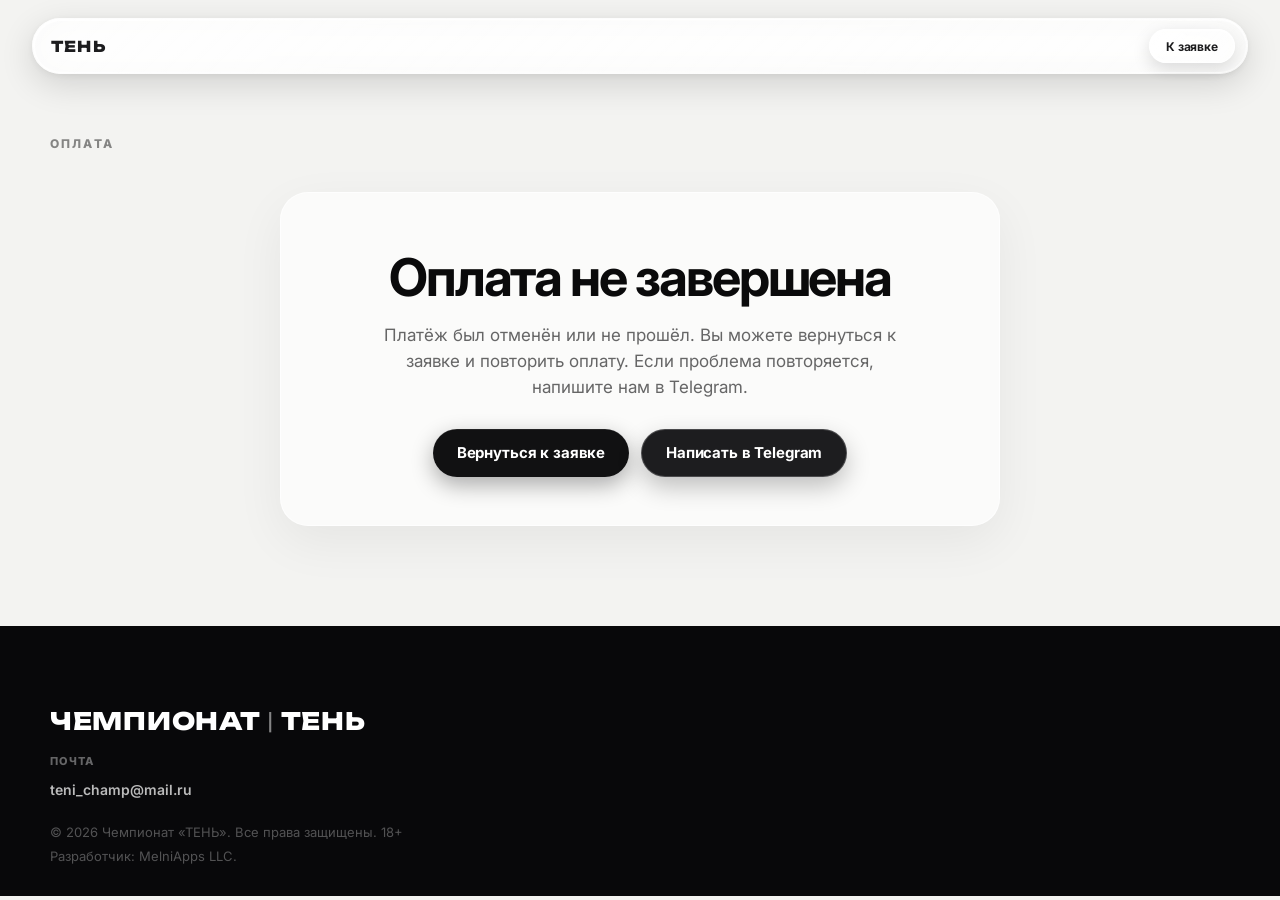
<file: payment-failed.html>
<!DOCTYPE html>
<html lang="ru">
<head>
  <meta charset="UTF-8">
  <meta name="viewport" content="width=device-width, initial-scale=1.0">
  <meta name="theme-color" content="#0a0a0b">
  <title>Оплата не завершена - ТЕНЬ</title>
  <link rel="icon" href="/favicon.ico" sizes="any">
  <link rel="icon" href="assets/favicon.svg" type="image/svg+xml">
  <link rel="icon" type="image/png" sizes="96x96" href="assets/icons/favicon-96x96.png">
  <link rel="apple-touch-icon" href="assets/icons/apple-touch-icon.png">
  <link rel="manifest" href="manifest.webmanifest">
  <meta name="mobile-web-app-capable" content="yes">
  <meta name="apple-mobile-web-app-capable" content="yes">
  <meta name="apple-mobile-web-app-status-bar-style" content="black-translucent">
  <meta name="apple-mobile-web-app-title" content="ТЕНЬ">
  <link rel="preconnect" href="https://fonts.googleapis.com">
  <link rel="preconnect" href="https://fonts.gstatic.com" crossorigin>
  <link href="https://fonts.googleapis.com/css2?family=Inter:wght@400;500;600;700;800&family=Unbounded:wght@600;700;800&display=swap" rel="stylesheet">
  <link rel="stylesheet" href="styles.css?v=20261006a">
</head>
<body class="inner-page">
  <div class="page-shell">
    <header class="site-header glass-panel is-scrolled" data-header>
      <a class="brand" href="index.html">ТЕНЬ</a>
      <div class="header-actions" style="grid-column: 3;">
        <a class="btn btn-small btn-dark" href="apply.html">К заявке</a>
      </div>
    </header>

    <main>
      <section class="inner-hero">
        <span class="section-kicker">Оплата</span>
      </section>

      <div class="status-page">
        <div class="status-card">
          <h1>Оплата не завершена</h1>
          <p>Платёж был отменён или не прошёл. Вы можете вернуться к заявке и повторить оплату. Если проблема повторяется, напишите нам в Telegram.</p>
          <div class="status-actions">
            <a class="btn btn-dark" href="apply.html">Вернуться к заявке</a>
            <a class="btn btn-glass" href="https://telegram.me/teni_champ" target="_blank" rel="noopener noreferrer">Написать в Telegram</a>
          </div>
        </div>
      </div>

      <footer class="site-footer">
        <div class="footer-container">
          <div class="footer-brand footer-brand--compact">
            <span class="footer-logo">ЧЕМПИОНАТ <span class="footer-logo-sep">|</span> ТЕНЬ</span>
            <div class="footer-contact">
              <span class="footer-contact-label">Почта</span>
              <p class="footer-email"><a href="mailto:teni_champ@mail.ru">teni_champ@mail.ru</a></p>
            </div>
          </div>
          <div class="footer-bottom" style="margin-top: 0; border: none; padding-top: 0;">
            <div class="footer-copy">
              <p>© 2026 Чемпионат «ТЕНЬ». Все права защищены. 18+</p>
              <a class="footer-dev" href="https://melniapps.com" target="_blank" rel="noopener noreferrer">Разработчик: MelniApps LLC.</a>
            </div>
          </div>
        </div>
      </footer>
    </main>
  </div>
</body>
</html>
</file>
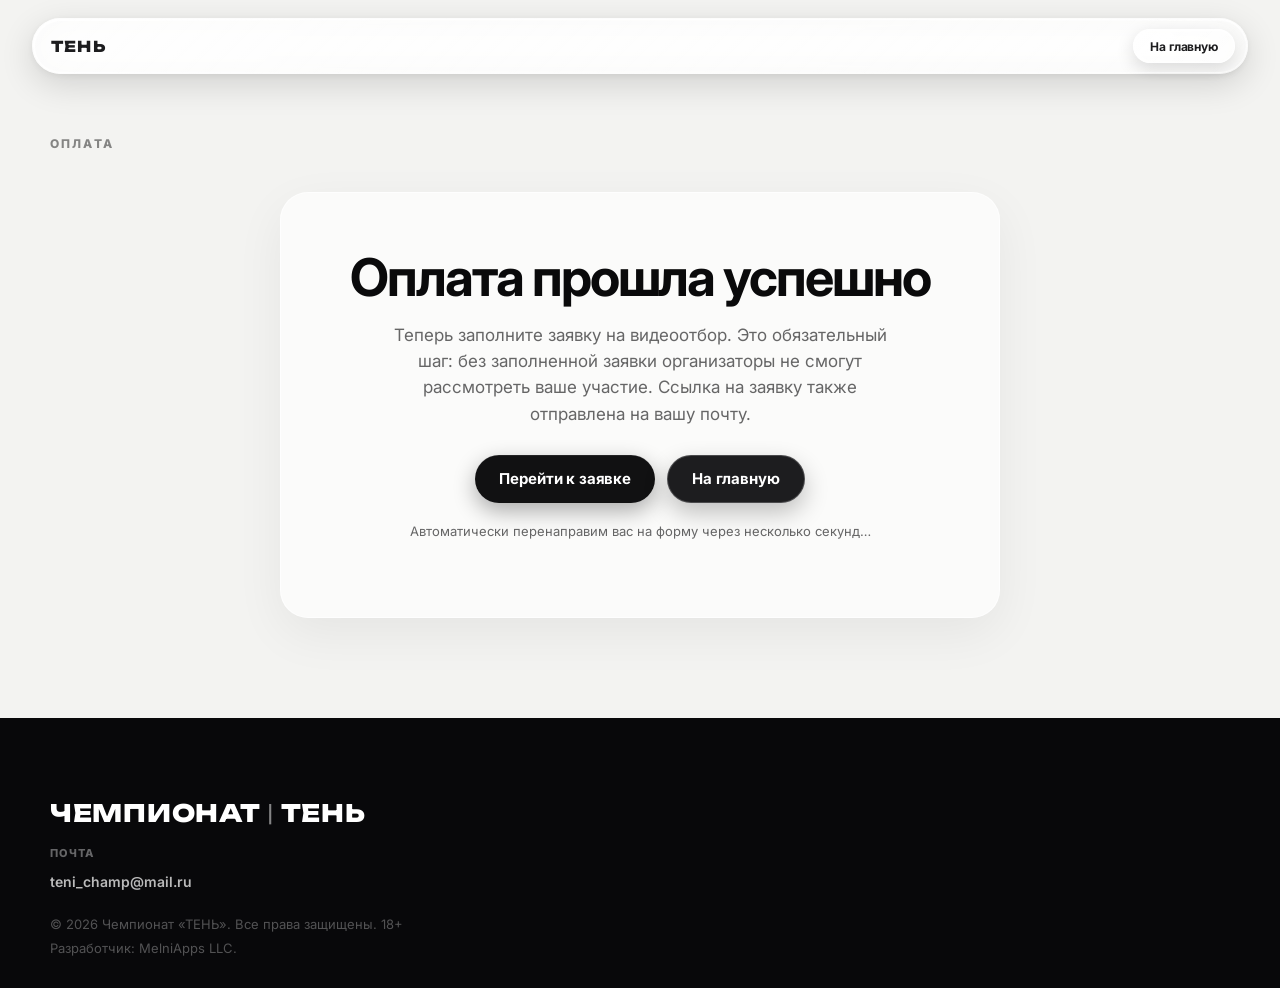
<file: payment-success.html>
<!DOCTYPE html>
<html lang="ru">
<head>
  <meta charset="UTF-8">
  <meta name="viewport" content="width=device-width, initial-scale=1.0">
  <meta name="theme-color" content="#0a0a0b">
  <title>Оплата прошла - ТЕНЬ</title>
  <link rel="icon" href="/favicon.ico" sizes="any">
  <link rel="icon" href="assets/favicon.svg" type="image/svg+xml">
  <link rel="icon" type="image/png" sizes="96x96" href="assets/icons/favicon-96x96.png">
  <link rel="apple-touch-icon" href="assets/icons/apple-touch-icon.png">
  <link rel="manifest" href="manifest.webmanifest">
  <meta name="mobile-web-app-capable" content="yes">
  <meta name="apple-mobile-web-app-capable" content="yes">
  <meta name="apple-mobile-web-app-status-bar-style" content="black-translucent">
  <meta name="apple-mobile-web-app-title" content="ТЕНЬ">
  <link rel="preconnect" href="https://fonts.googleapis.com">
  <link rel="preconnect" href="https://fonts.gstatic.com" crossorigin>
  <link href="https://fonts.googleapis.com/css2?family=Inter:wght@400;500;600;700;800&family=Unbounded:wght@600;700;800&display=swap" rel="stylesheet">
  <link rel="stylesheet" href="styles.css?v=20261006a">
</head>
<body class="inner-page">
  <div class="page-shell">
    <header class="site-header glass-panel is-scrolled" data-header>
      <a class="brand" href="index.html">ТЕНЬ</a>
      <div class="header-actions" style="grid-column: 3;">
        <a class="btn btn-small btn-dark" href="index.html">На главную</a>
      </div>
    </header>

    <main>
      <section class="inner-hero">
        <span class="section-kicker">Оплата</span>
      </section>

      <div class="status-page">
        <div class="status-card">
          <h1>Оплата прошла успешно</h1>
          <p>Теперь заполните заявку на видеоотбор. Это обязательный шаг: без заполненной заявки организаторы не смогут рассмотреть ваше участие. Ссылка на заявку также отправлена на вашу почту.</p>
          <div class="status-actions">
            <a class="btn btn-dark" href="apply.html?paid=1" id="go-apply">Перейти к заявке</a>
            <a class="btn btn-glass" href="index.html">На главную</a>
          </div>
          <p class="status-redirect-note" style="margin-top: 18px; font-size: 13px; color: var(--muted);">Автоматически перенаправим вас на форму через несколько секунд…</p>
        </div>
      </div>

      <footer class="site-footer">
        <div class="footer-container">
          <div class="footer-brand footer-brand--compact">
            <span class="footer-logo">ЧЕМПИОНАТ <span class="footer-logo-sep">|</span> ТЕНЬ</span>
            <div class="footer-contact">
              <span class="footer-contact-label">Почта</span>
              <p class="footer-email"><a href="mailto:teni_champ@mail.ru">teni_champ@mail.ru</a></p>
            </div>
          </div>
          <div class="footer-bottom" style="margin-top: 0; border: none; padding-top: 0;">
            <div class="footer-copy">
              <p>© 2026 Чемпионат «ТЕНЬ». Все права защищены. 18+</p>
              <a class="footer-dev" href="https://melniapps.com" target="_blank" rel="noopener noreferrer">Разработчик: MelniApps LLC.</a>
            </div>
          </div>
        </div>
      </footer>
    </main>
  </div>

  <script>
    // Мягкий авто-переход на форму заявки после успешной оплаты.
    setTimeout(() => {
      const link = document.getElementById("go-apply");
      location.href = (link && link.getAttribute("href")) || "apply.html?paid=1";
    }, 5000);
  </script>
</body>
</html>
</file>
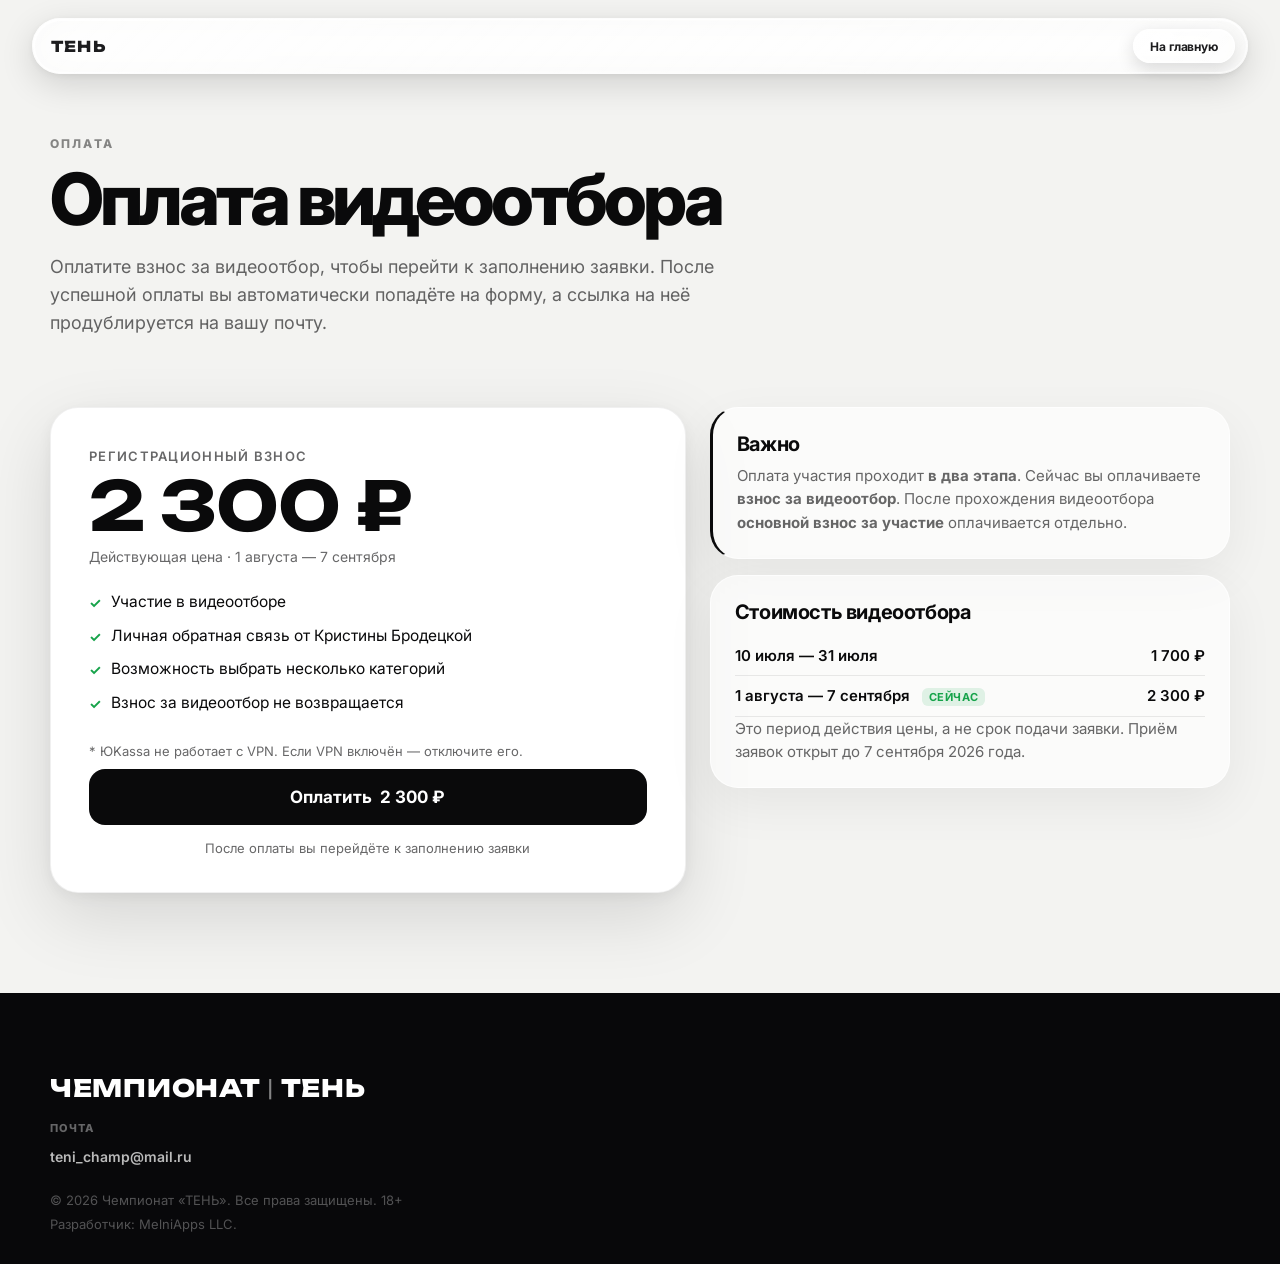
<file: payment.html>
<!DOCTYPE html>
<html lang="ru">
<head>
  <meta charset="UTF-8">
  <meta name="viewport" content="width=device-width, initial-scale=1.0, viewport-fit=cover">
  <meta name="robots" content="noindex">
  <meta name="theme-color" content="#0a0a0b">
  <title>Оплата видеоотбора — ТЕНЬ</title>
  <link rel="icon" href="/favicon.ico" sizes="any">
  <link rel="icon" href="assets/favicon.svg" type="image/svg+xml">
  <link rel="icon" type="image/png" sizes="96x96" href="assets/icons/favicon-96x96.png">
  <link rel="apple-touch-icon" href="assets/icons/apple-touch-icon.png">
  <link rel="manifest" href="manifest.webmanifest">
  <meta name="mobile-web-app-capable" content="yes">
  <meta name="apple-mobile-web-app-capable" content="yes">
  <meta name="apple-mobile-web-app-status-bar-style" content="black-translucent">
  <meta name="apple-mobile-web-app-title" content="ТЕНЬ">
  <link rel="preconnect" href="https://fonts.googleapis.com">
  <link rel="preconnect" href="https://fonts.gstatic.com" crossorigin>
  <link href="https://fonts.googleapis.com/css2?family=Inter:wght@400;500;600;700;800&family=Unbounded:wght@600;700;800&display=swap" rel="stylesheet">
  <link rel="stylesheet" href="styles.css?v=20261006a">
  <!-- payment flow: yookassa · full-page redesign 2026-07-09 -->
  <style>
    .pay-panel {
      padding: 40px 38px 34px;
      border-radius: var(--radius-lg);
      background: #ffffff;
      border: 1px solid rgba(10, 10, 11, 0.06);
      box-shadow: 0 24px 70px rgba(0, 0, 0, 0.12), 0 4px 14px rgba(0, 0, 0, 0.05);
    }
    .pay-price-label {
      font-size: 13px;
      font-weight: 600;
      letter-spacing: 0.1em;
      text-transform: uppercase;
      color: var(--muted);
      margin: 0 0 8px;
    }
    .pay-price {
      font-family: Unbounded, sans-serif;
      font-size: clamp(44px, 10vw, 68px);
      font-weight: 700;
      letter-spacing: -0.02em;
      color: var(--ink);
      line-height: 1;
      margin: 0 0 8px;
    }
    .pay-price-period {
      font-size: 14px;
      color: var(--muted);
      margin: 0 0 26px;
    }
    .pay-includes {
      list-style: none;
      margin: 0 0 28px;
      padding: 0;
      display: flex;
      flex-direction: column;
      gap: 12px;
    }
    .pay-includes li {
      display: flex;
      align-items: flex-start;
      gap: 10px;
      font-size: 15.5px;
      color: var(--ink);
      line-height: 1.4;
    }
    .pay-includes li::before {
      content: "✓";
      font-size: 14px;
      font-weight: 700;
      color: #16a34a;
      flex-shrink: 0;
      margin-top: 2px;
    }
    .pay-btn {
      display: flex;
      align-items: center;
      justify-content: center;
      gap: 8px;
      width: 100%;
      padding: 18px 28px;
      font-family: Inter, sans-serif;
      font-size: 17px;
      font-weight: 700;
      border: none;
      border-radius: 16px;
      background: var(--ink);
      color: #fff;
      cursor: pointer;
      transition: opacity 0.18s, transform 0.14s;
      -webkit-tap-highlight-color: transparent;
    }
    .pay-btn:hover { opacity: 0.9; }
    .pay-btn:active { transform: scale(0.98); }
    .pay-btn:disabled { opacity: 0.5; cursor: not-allowed; transform: none; }
    .pay-note {
      margin: 14px 0 0;
      font-size: 13px;
      color: var(--muted);
      text-align: center;
      line-height: 1.5;
    }
    /* Важное пояснение — акцентная плашка */
    .pay-important {
      border-left: 3px solid var(--ink);
    }
    .pay-important h2 { margin-bottom: 8px; }
    .fee-line.is-current {
      color: var(--ink);
    }
    .fee-badge {
      display: inline-block;
      margin-left: 8px;
      font-size: 11px;
      font-weight: 700;
      letter-spacing: 0.04em;
      text-transform: uppercase;
      color: #16a34a;
      background: rgba(22, 163, 74, 0.12);
      border-radius: 6px;
      padding: 2px 7px;
      vertical-align: middle;
    }
    .fee-hint {
      margin-top: 14px;
      font-size: 13px;
      color: var(--muted);
      line-height: 1.5;
    }
    @media (max-width: 720px) {
      .pay-panel { padding: 30px 22px 26px; }
    }
  </style>
</head>
<body class="inner-page">
  <div class="page-shell">
    <header class="site-header glass-panel is-scrolled" data-header>
      <a class="brand" href="index.html" aria-label="ТЕНЬ — на главную">ТЕНЬ</a>
      <div class="header-actions" style="grid-column: 3;">
        <a class="btn btn-small btn-dark" href="index.html">На главную</a>
      </div>
    </header>

    <main>
      <section class="inner-hero">
        <span class="section-kicker">Оплата</span>
        <h1>Оплата видеоотбора</h1>
        <p class="page-lead">Оплатите взнос за видеоотбор, чтобы перейти к заполнению заявки. После успешной оплаты вы автоматически попадёте на форму, а ссылка на неё продублируется на вашу почту.</p>
      </section>

      <div class="apply-layout">
        <section class="pay-panel">
          <p class="pay-price-label">Регистрационный взнос</p>
          <p class="pay-price" id="pay-price">—</p>
          <p class="pay-price-period" id="pay-period"></p>
          <ul class="pay-includes">
            <li>Участие в видеоотборе</li>
            <li>Личная обратная связь от Кристины Бродецкой</li>
            <li>Возможность выбрать несколько категорий</li>
            <li>Взнос за видеоотбор не возвращается</li>
          </ul>
          <p class="pay-vpn-note">* ЮKassa не работает с VPN. Если VPN включён — отключите его.</p>
          <button class="pay-btn" id="pay-btn" type="button">
            Оплатить <span id="pay-btn-price"></span>
          </button>
          <p class="pay-note">После оплаты вы перейдёте к заполнению заявки</p>
        </section>

        <aside class="apply-aside">
          <div class="apply-info-card pay-important">
            <h2>Важно</h2>
            <p>Оплата участия проходит <b>в два этапа</b>. Сейчас вы оплачиваете <b>взнос за видеоотбор</b>. После прохождения видеоотбора <b>основной взнос за участие</b> оплачивается отдельно.</p>
          </div>
          <div class="apply-info-card">
            <h2>Стоимость видеоотбора</h2>
            <div class="fee-line" id="fee-row-1"><span>10 июля — 31 июля</span><span>1 700 ₽</span></div>
            <div class="fee-line" id="fee-row-2"><span>1 августа — 7 сентября</span><span>2 300 ₽</span></div>
            <p class="fee-hint">Это период действия цены, а не срок подачи заявки. Приём заявок открыт до 7 сентября 2026 года.</p>
          </div>
        </aside>
      </div>

      <footer class="site-footer">
        <div class="footer-container">
          <div class="footer-brand footer-brand--compact">
            <span class="footer-logo">ЧЕМПИОНАТ <span class="footer-logo-sep">|</span> ТЕНЬ</span>
            <div class="footer-contact">
              <span class="footer-contact-label">Почта</span>
              <p class="footer-email"><a href="mailto:teni_champ@mail.ru">teni_champ@mail.ru</a></p>
            </div>
          </div>
          <div class="footer-bottom" style="margin-top: 0; border: none; padding-top: 0;">
            <div class="footer-copy">
              <p>© 2026 Чемпионат «ТЕНЬ». Все права защищены. 18+</p>
              <a class="footer-dev" href="https://melniapps.com" target="_blank" rel="noopener noreferrer">Разработчик: MelniApps LLC.</a>
            </div>
          </div>
        </div>
      </footer>
    </main>
  </div>

  <script src="config.js?v=20260914e"></script>
  <script>
    (() => {
      const API_BASE = (window.SHADOW_CONFIG && window.SHADOW_CONFIG.API_BASE) || "";
      const now = new Date();
      const month = now.getMonth() + 1; // 1-based
      let price = 1700;
      let period = "10 июля — 31 июля";
      let currentRow = "fee-row-1";
      if (month > 7) {
        price = 2300;
        period = "1 августа — 7 сентября";
        currentRow = "fee-row-2";
      }
      document.getElementById("pay-price").textContent = price.toLocaleString("ru") + " ₽";
      document.getElementById("pay-period").textContent = "Действующая цена · " + period;
      document.getElementById("pay-btn-price").textContent = price.toLocaleString("ru") + " ₽";

      // Подсветим актуальную строку тарифа.
      const row = document.getElementById(currentRow);
      if (row) {
        row.classList.add("is-current");
        const first = row.querySelector("span");
        if (first) first.insertAdjacentHTML("beforeend", ' <span class="fee-badge">сейчас</span>');
      }

      const btn = document.getElementById("pay-btn");
      const note = document.querySelector(".pay-note");

      btn.addEventListener("click", async function () {
        btn.disabled = true;
        btn.textContent = "Создаём платёж…";

        // Бэкенд не задан — режим предпросмотра: пропускаем к заявке.
        if (!API_BASE) {
          location.href = "apply.html?paid=1";
          return;
        }

        try {
          const res = await fetch(`${API_BASE}/api/payment/create`, {
            method: "POST",
            headers: { "Content-Type": "application/json" },
            body: "{}",
          });

          if (res.status === 503) {
            // Оплата ещё не подключена на сервере — не блокируем подачу.
            location.href = "apply.html?paid=1";
            return;
          }

          const data = await res.json().catch(() => ({}));
          if (res.ok && data.confirmationUrl && data.paymentId) {
            try {
              sessionStorage.setItem("shadow_payment_id", data.paymentId);
              localStorage.setItem("shadow_payment_id", data.paymentId);
            } catch {}
            location.href = data.confirmationUrl;
          } else {
            throw new Error(data.error || "create_failed");
          }
        } catch (err) {
          btn.disabled = false;
          btn.textContent = "Оплатить " + price.toLocaleString("ru") + " ₽";
          if (note) {
            note.textContent = "Не удалось создать платёж. Попробуйте ещё раз через минуту.";
            note.style.color = "#dc2626";
          }
        }
      });
    })();
  </script>
</body>
</html>
</file>
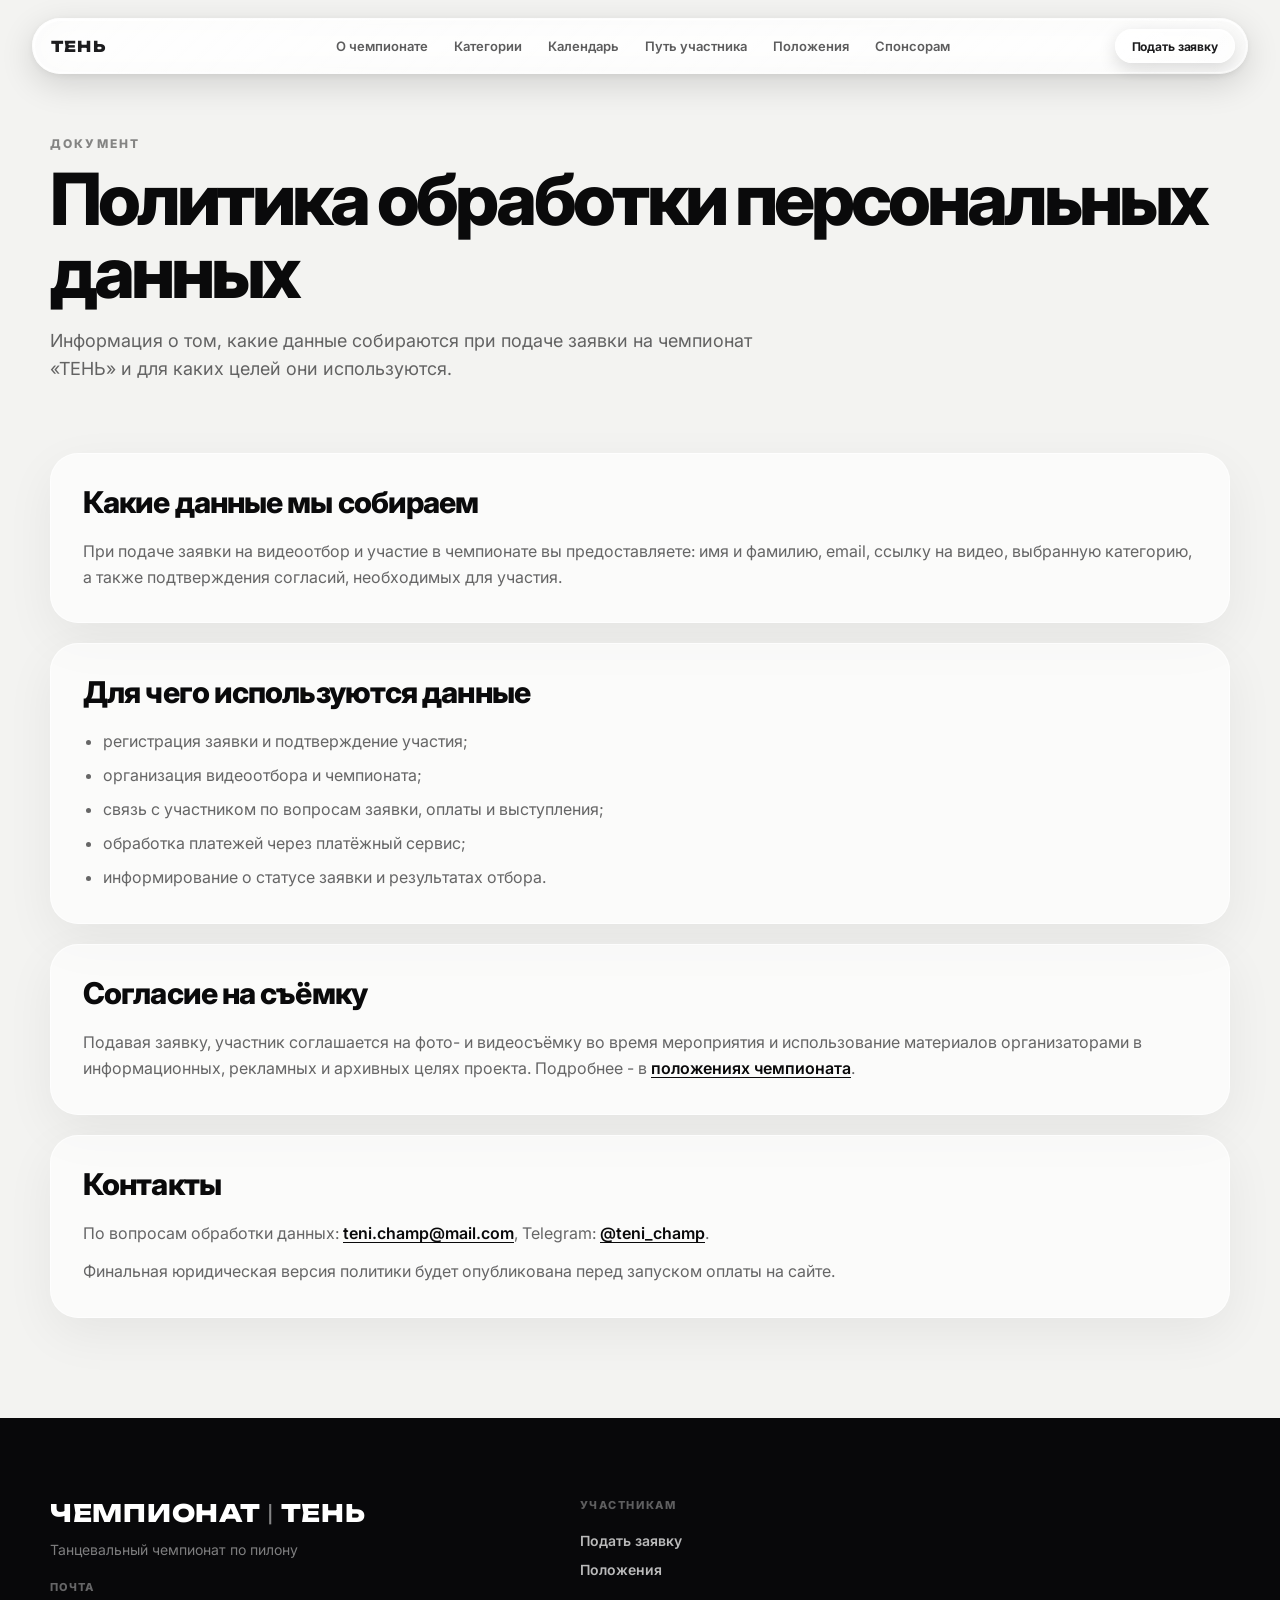
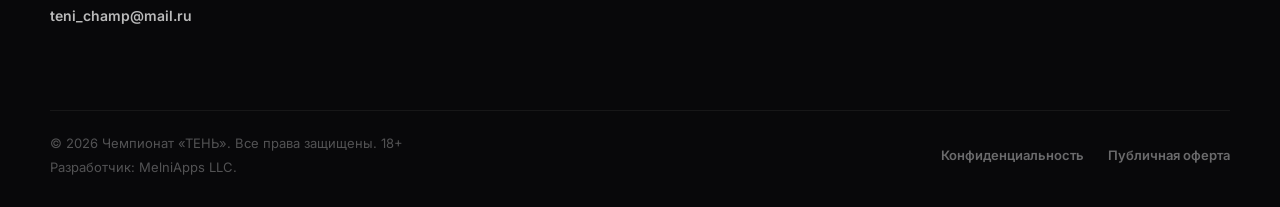
<file: privacy.html>
<!DOCTYPE html>
<html lang="ru">
<head>
  <meta charset="UTF-8">
  <meta name="viewport" content="width=device-width, initial-scale=1.0">
  <meta name="theme-color" content="#0a0a0b">
  <title>Политика обработки данных - ТЕНЬ</title>
  <link rel="icon" href="/favicon.ico" sizes="any">
  <link rel="icon" href="assets/favicon.svg" type="image/svg+xml">
  <link rel="icon" type="image/png" sizes="96x96" href="assets/icons/favicon-96x96.png">
  <link rel="apple-touch-icon" href="assets/icons/apple-touch-icon.png">
  <link rel="manifest" href="manifest.webmanifest">
  <meta name="mobile-web-app-capable" content="yes">
  <meta name="apple-mobile-web-app-capable" content="yes">
  <meta name="apple-mobile-web-app-status-bar-style" content="black-translucent">
  <meta name="apple-mobile-web-app-title" content="ТЕНЬ">
  <link rel="preconnect" href="https://fonts.googleapis.com">
  <link rel="preconnect" href="https://fonts.gstatic.com" crossorigin>
  <link href="https://fonts.googleapis.com/css2?family=Inter:wght@400;500;600;700;800&family=Unbounded:wght@600;700;800&display=swap" rel="stylesheet">
  <link rel="stylesheet" href="styles.css?v=20261006a">
</head>
<body class="inner-page">
  <div class="page-shell">
    <header class="site-header glass-panel is-scrolled" data-header>
      <a class="brand" href="index.html">ТЕНЬ</a>
      <nav class="desktop-nav" aria-label="Главная навигация">
        <a href="index.html#about">О чемпионате</a>
        <a href="index.html#categories">Категории</a>
        <a href="index.html#calendar">Календарь</a>
        <a href="index.html#path">Путь участника</a>
        <a href="rules.html">Положения</a>
        <a href="sponsors.html">Спонсорам</a>
      </nav>
      <div class="header-actions">
        <a class="btn btn-small btn-dark" href="apply.html">Подать заявку</a>
        <button class="menu-button" type="button" data-menu-button aria-label="Открыть меню"><span></span><span></span><span></span></button>
      </div>
    </header>

    <div class="mobile-menu glass-panel" data-mobile-menu>
      <a href="index.html#about">О чемпионате</a>
      <a href="index.html#categories">Категории</a>
      <a href="index.html#calendar">Календарь</a>
      <a href="index.html#path">Путь участника</a>
      <a href="rules.html">Положения</a>
      <a href="sponsors.html">Спонсорам</a>
      <a href="apply.html">Подать заявку</a>
    </div>

    <main>
      <section class="inner-hero">
        <span class="section-kicker">Документ</span>
        <h1>Политика обработки персональных данных</h1>
        <p class="page-lead">Информация о том, какие данные собираются при подаче заявки на чемпионат «ТЕНЬ» и для каких целей они используются.</p>
      </section>

      <div class="doc-layout">
        <div class="doc-content" style="grid-column: 1 / -1;">
          <section class="doc-section">
            <h2>Какие данные мы собираем</h2>
            <p>При подаче заявки на видеоотбор и участие в чемпионате вы предоставляете: имя и фамилию, email, ссылку на видео, выбранную категорию, а также подтверждения согласий, необходимых для участия.</p>
          </section>
          <section class="doc-section">
            <h2>Для чего используются данные</h2>
            <ul>
              <li>регистрация заявки и подтверждение участия;</li>
              <li>организация видеоотбора и чемпионата;</li>
              <li>связь с участником по вопросам заявки, оплаты и выступления;</li>
              <li>обработка платежей через платёжный сервис;</li>
              <li>информирование о статусе заявки и результатах отбора.</li>
            </ul>
          </section>
          <section class="doc-section">
            <h2>Согласие на съёмку</h2>
            <p>Подавая заявку, участник соглашается на фото- и видеосъёмку во время мероприятия и использование материалов организаторами в информационных, рекламных и архивных целях проекта. Подробнее - в <a href="rules.html">положениях чемпионата</a>.</p>
          </section>
          <section class="doc-section">
            <h2>Контакты</h2>
            <p>По вопросам обработки данных: <a href="mailto:teni.champ@mail.com">teni.champ@mail.com</a>, Telegram: <a href="https://telegram.me/teni_champ">@teni_champ</a>.</p>
            <p>Финальная юридическая версия политики будет опубликована перед запуском оплаты на сайте.</p>
          </section>
        </div>
      </div>

      <footer class="site-footer">
        <div class="footer-container">
          <div class="footer-grid">
            <div class="footer-brand">
              <span class="footer-logo">ЧЕМПИОНАТ <span class="footer-logo-sep">|</span> ТЕНЬ</span>
              <p>Танцевальный чемпионат по пилону</p>
              <div class="footer-contact">
                <span class="footer-contact-label">Почта</span>
                <p class="footer-email"><a href="mailto:teni_champ@mail.ru">teni_champ@mail.ru</a></p>
              </div>
            </div>
            <div class="footer-col">
              <h4>Участникам</h4>
              <a href="apply.html">Подать заявку</a>
              <a href="rules.html">Положения</a>
            </div>
          </div>
          <div class="footer-bottom">
            <div class="footer-copy">
              <p>© 2026 Чемпионат «ТЕНЬ». Все права защищены. 18+</p>
              <a class="footer-dev" href="https://melniapps.com" target="_blank" rel="noopener noreferrer">Разработчик: MelniApps LLC.</a>
            </div>
            <div class="footer-legal">
              <a href="privacy.html">Конфиденциальность</a>
              <a href="offer.html">Публичная оферта</a>
            </div>
          </div>
        </div>
      </footer>
    </main>
  </div>
  <script src="script.js"></script>
</body>
</html>
</file>
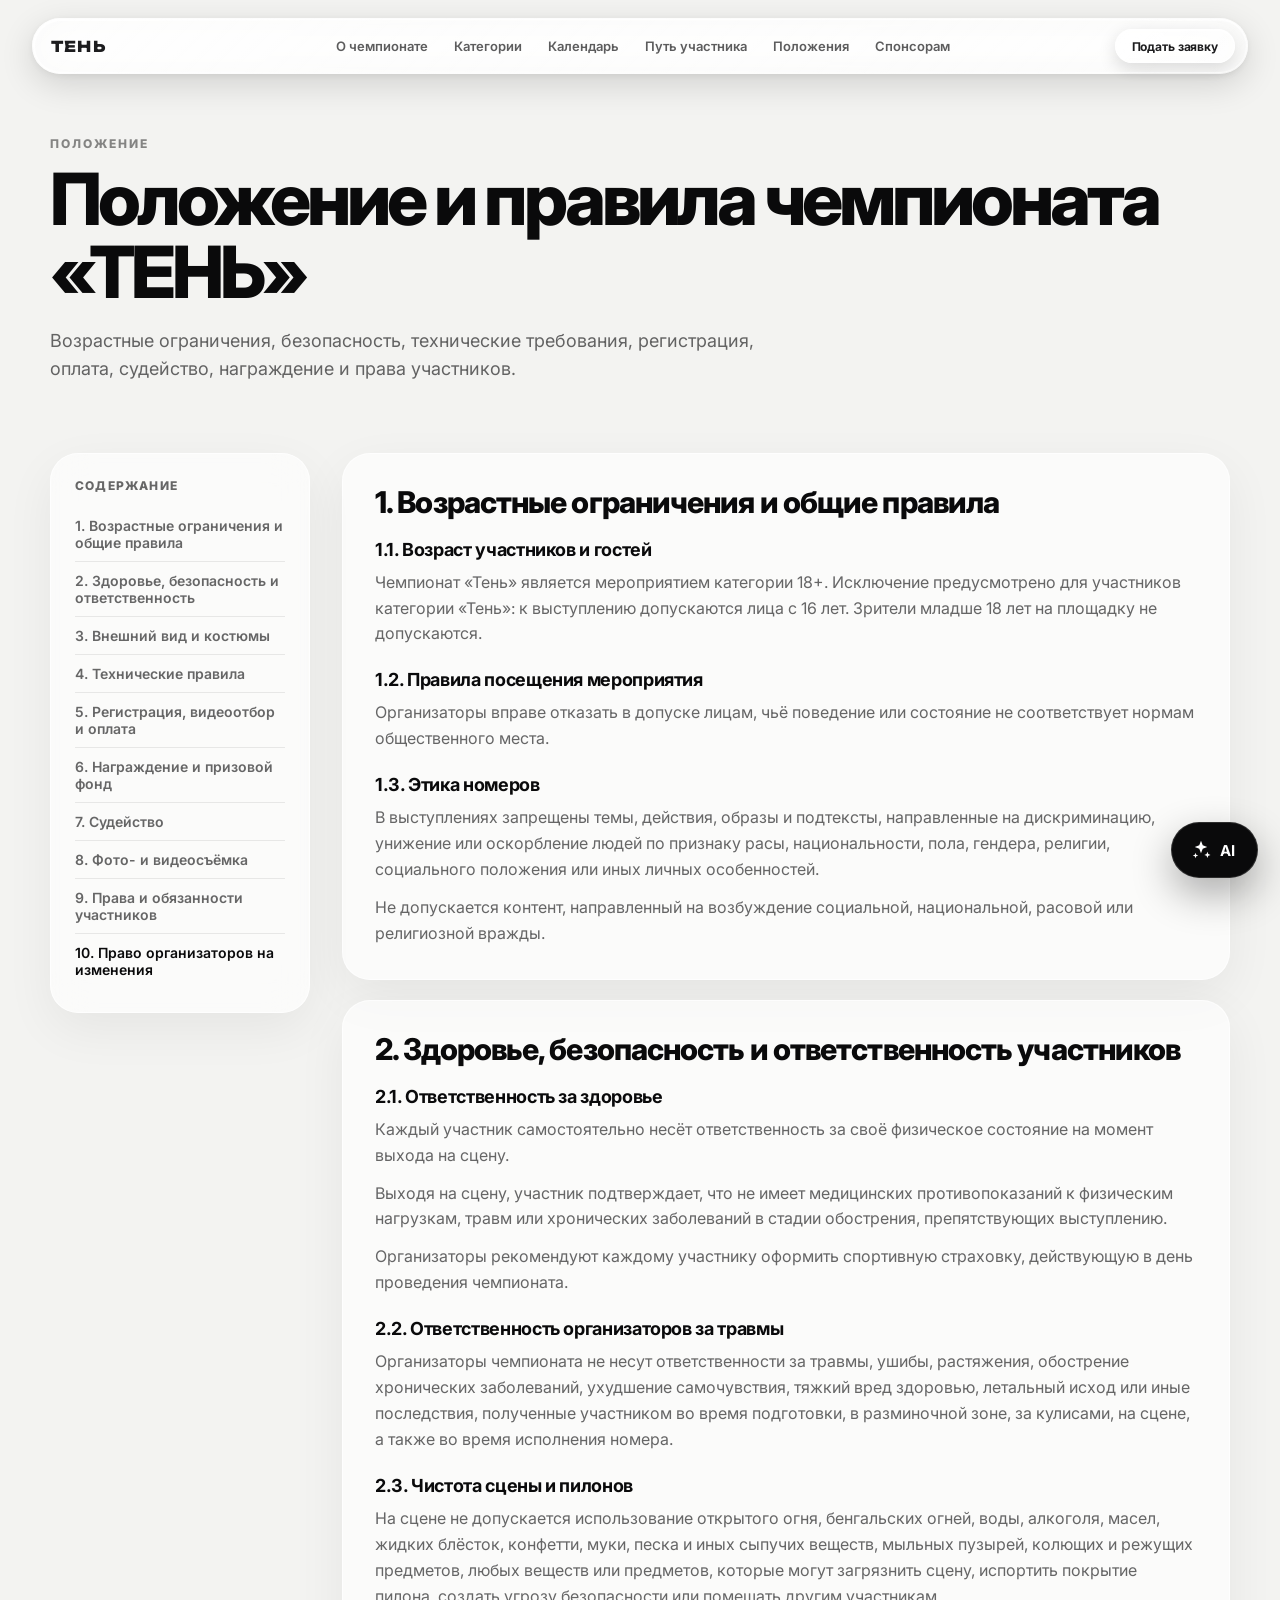
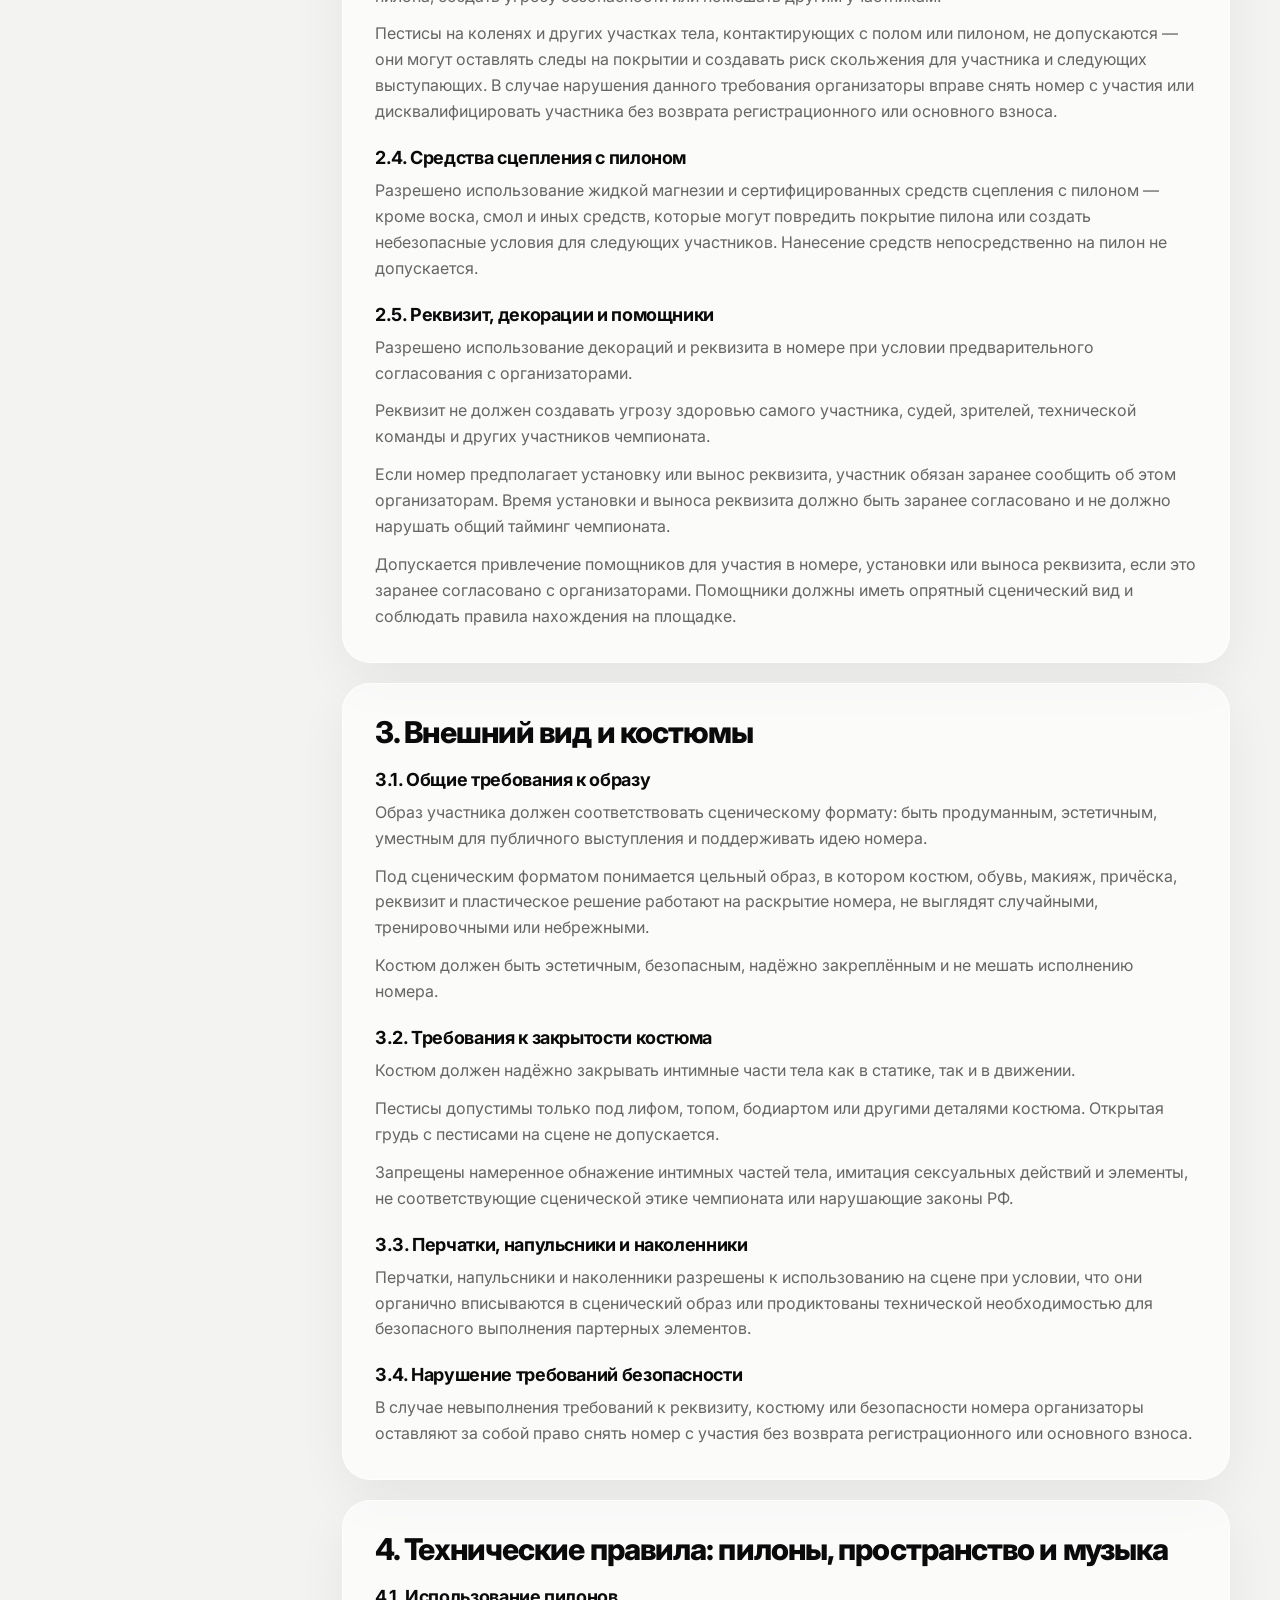
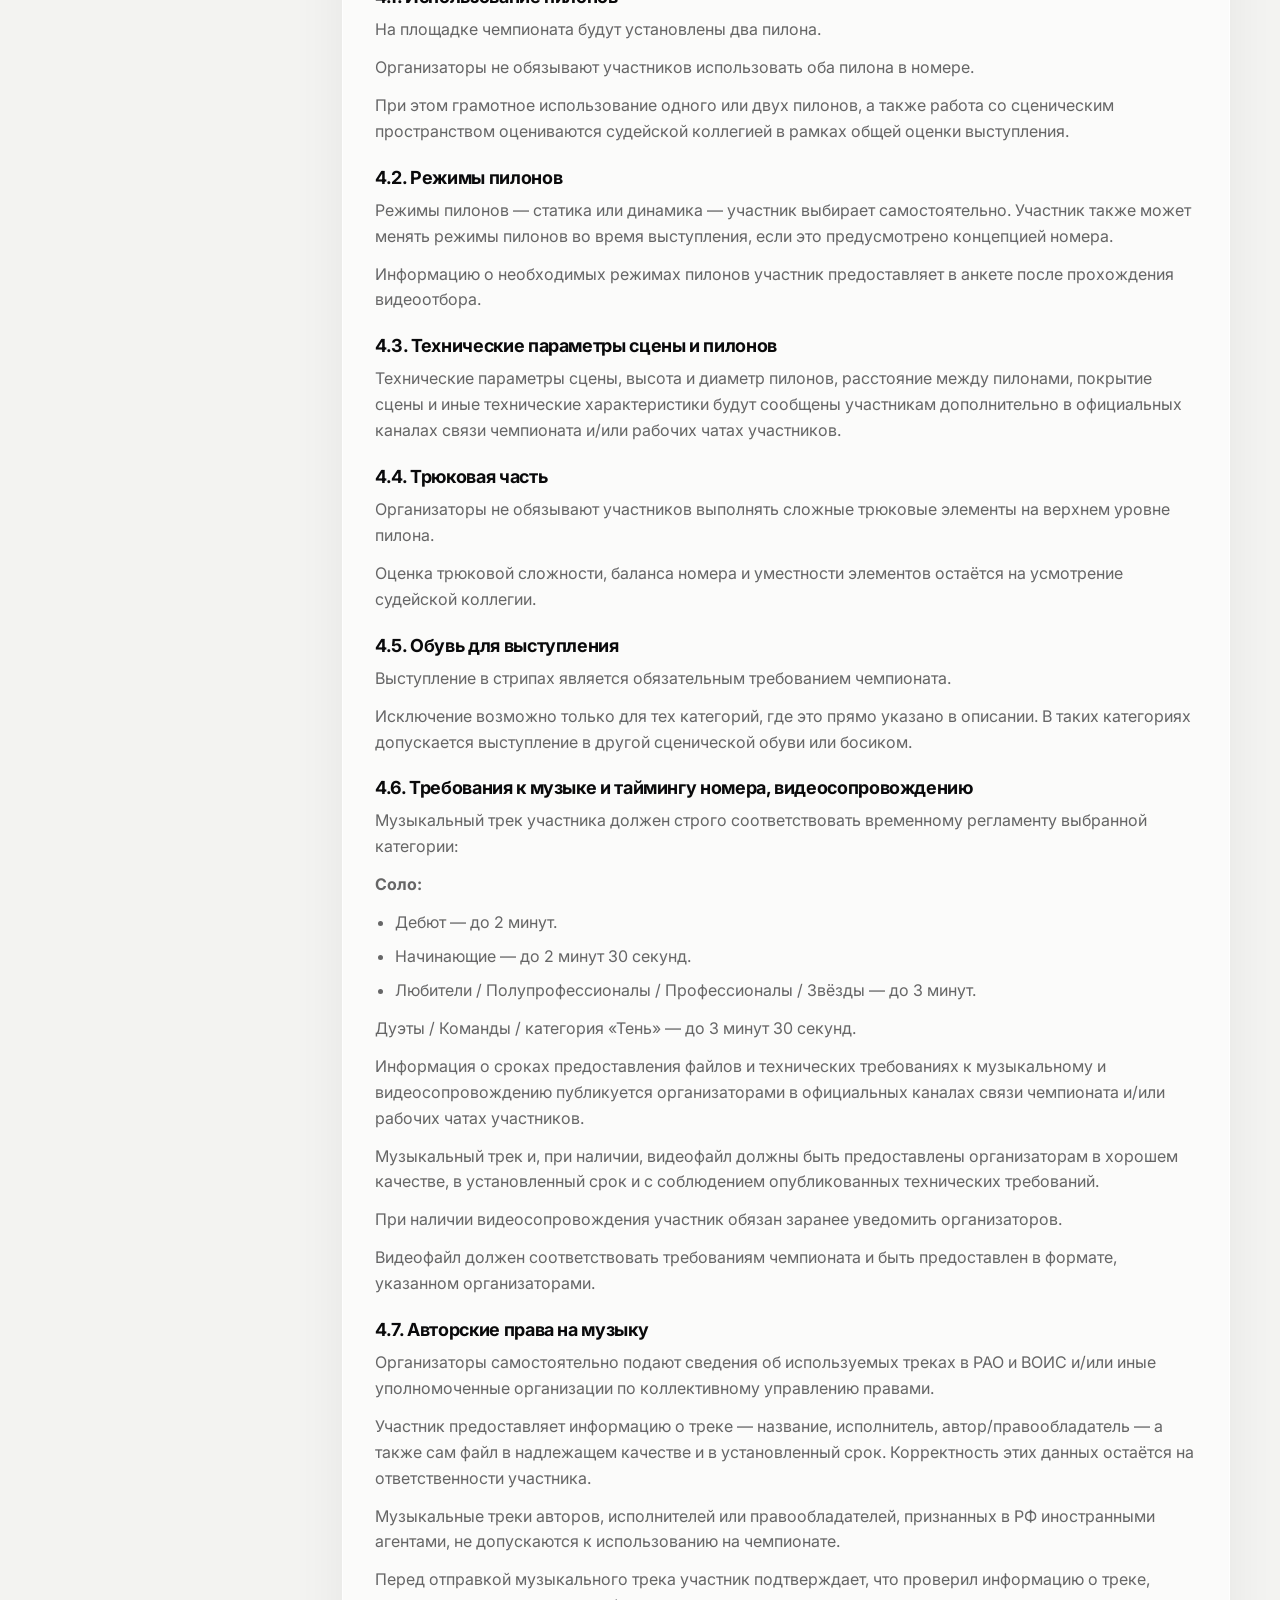
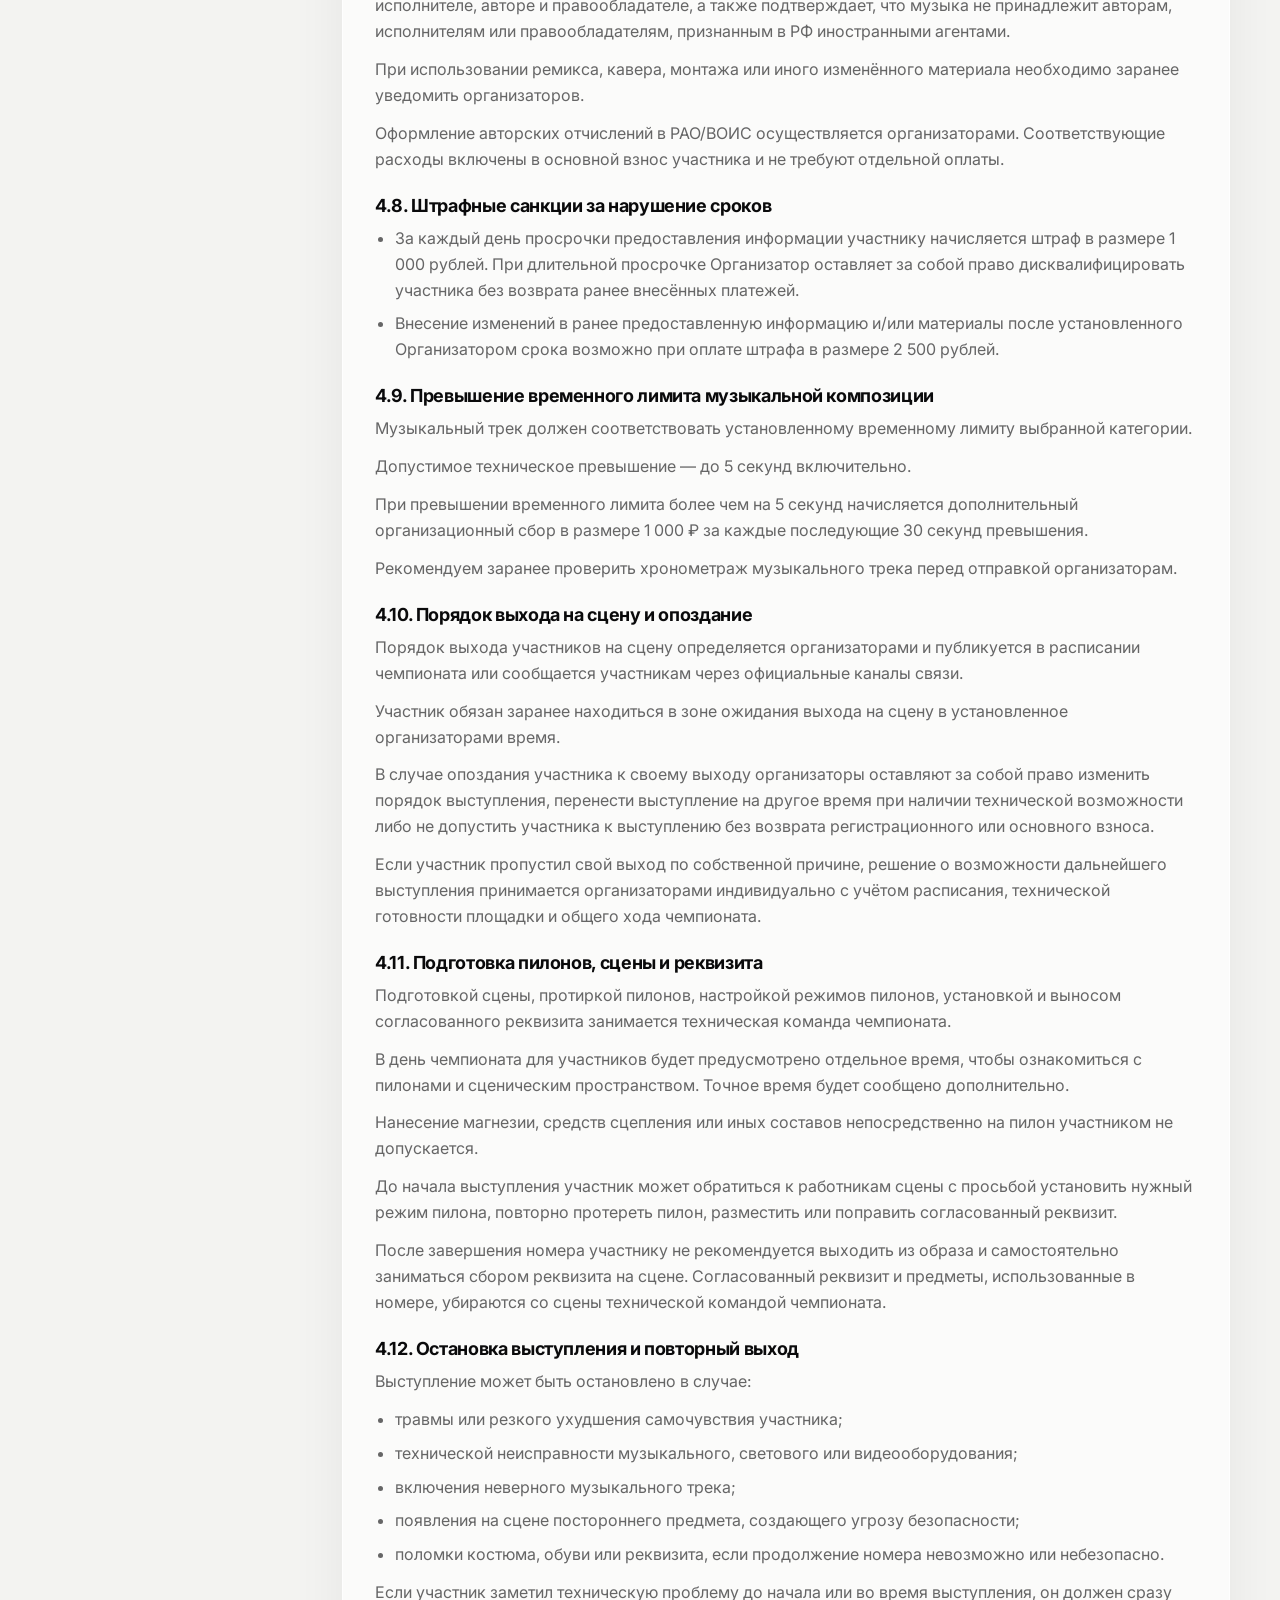
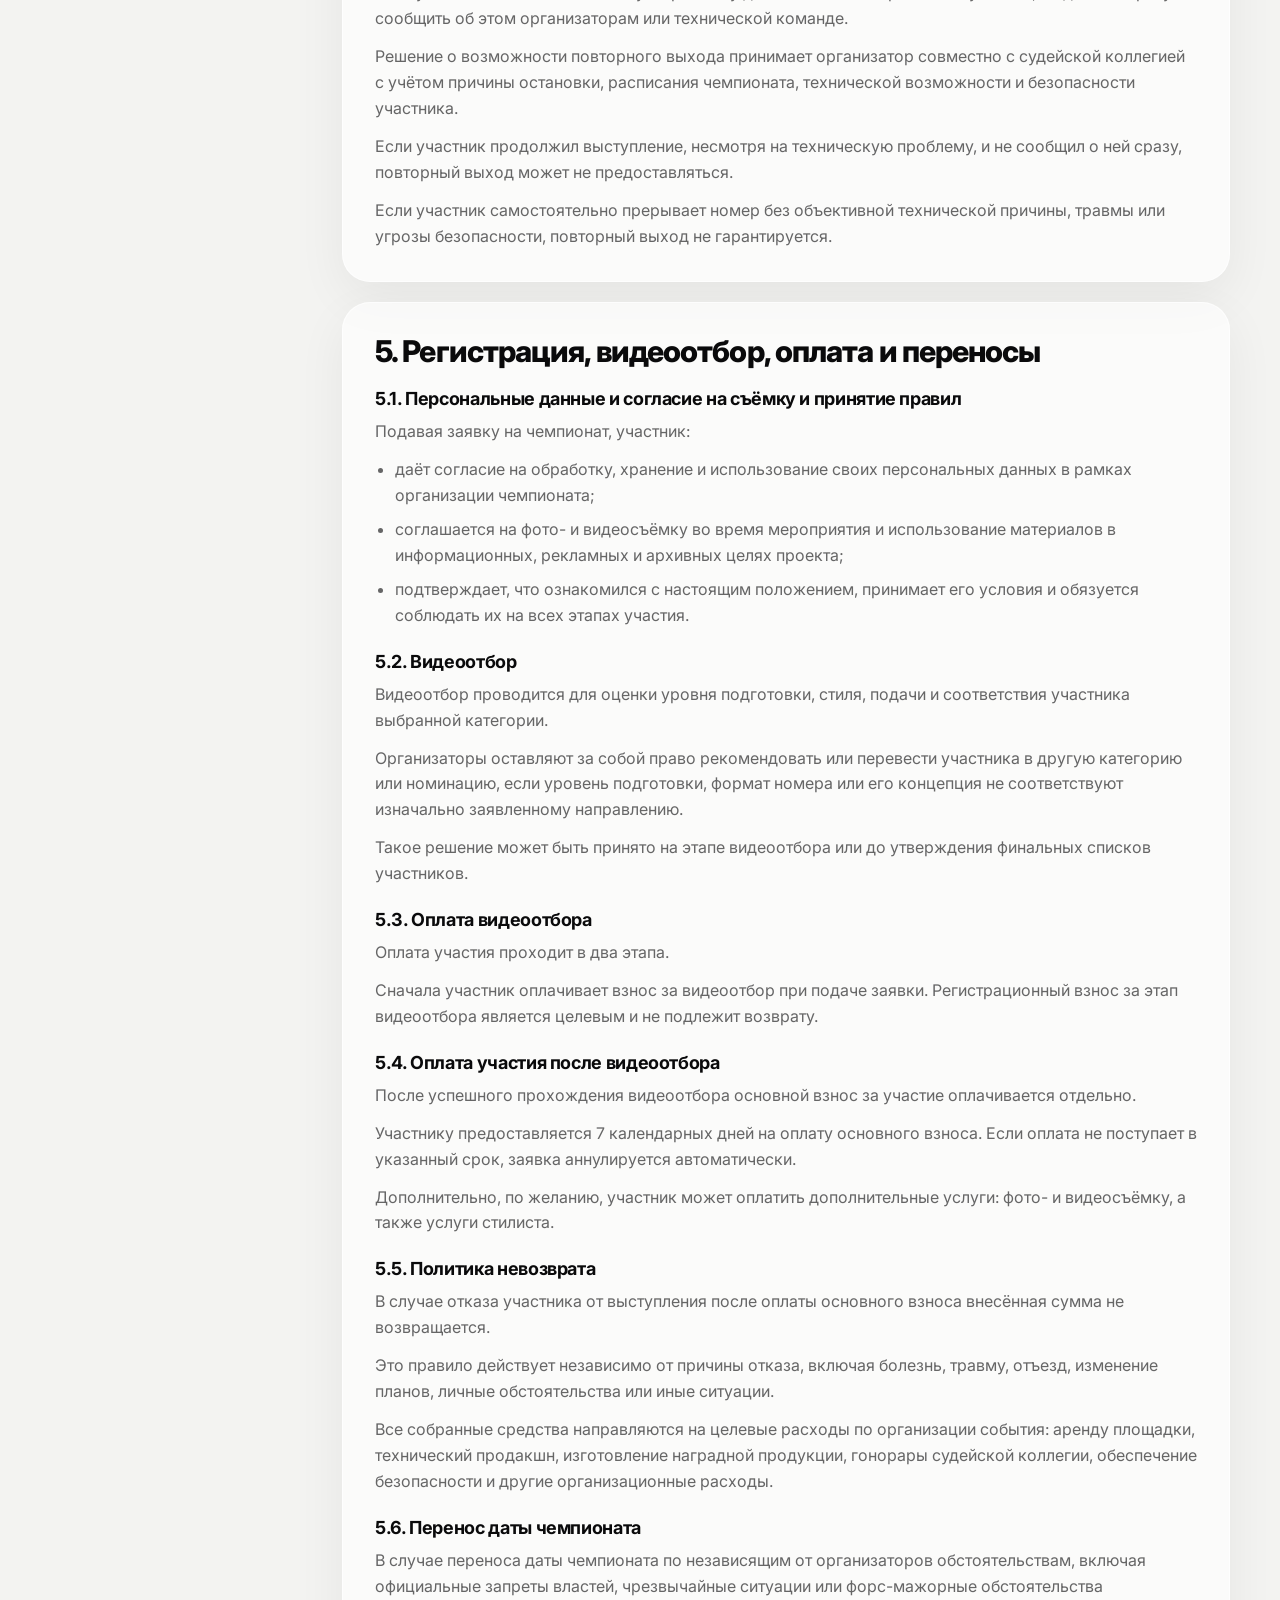
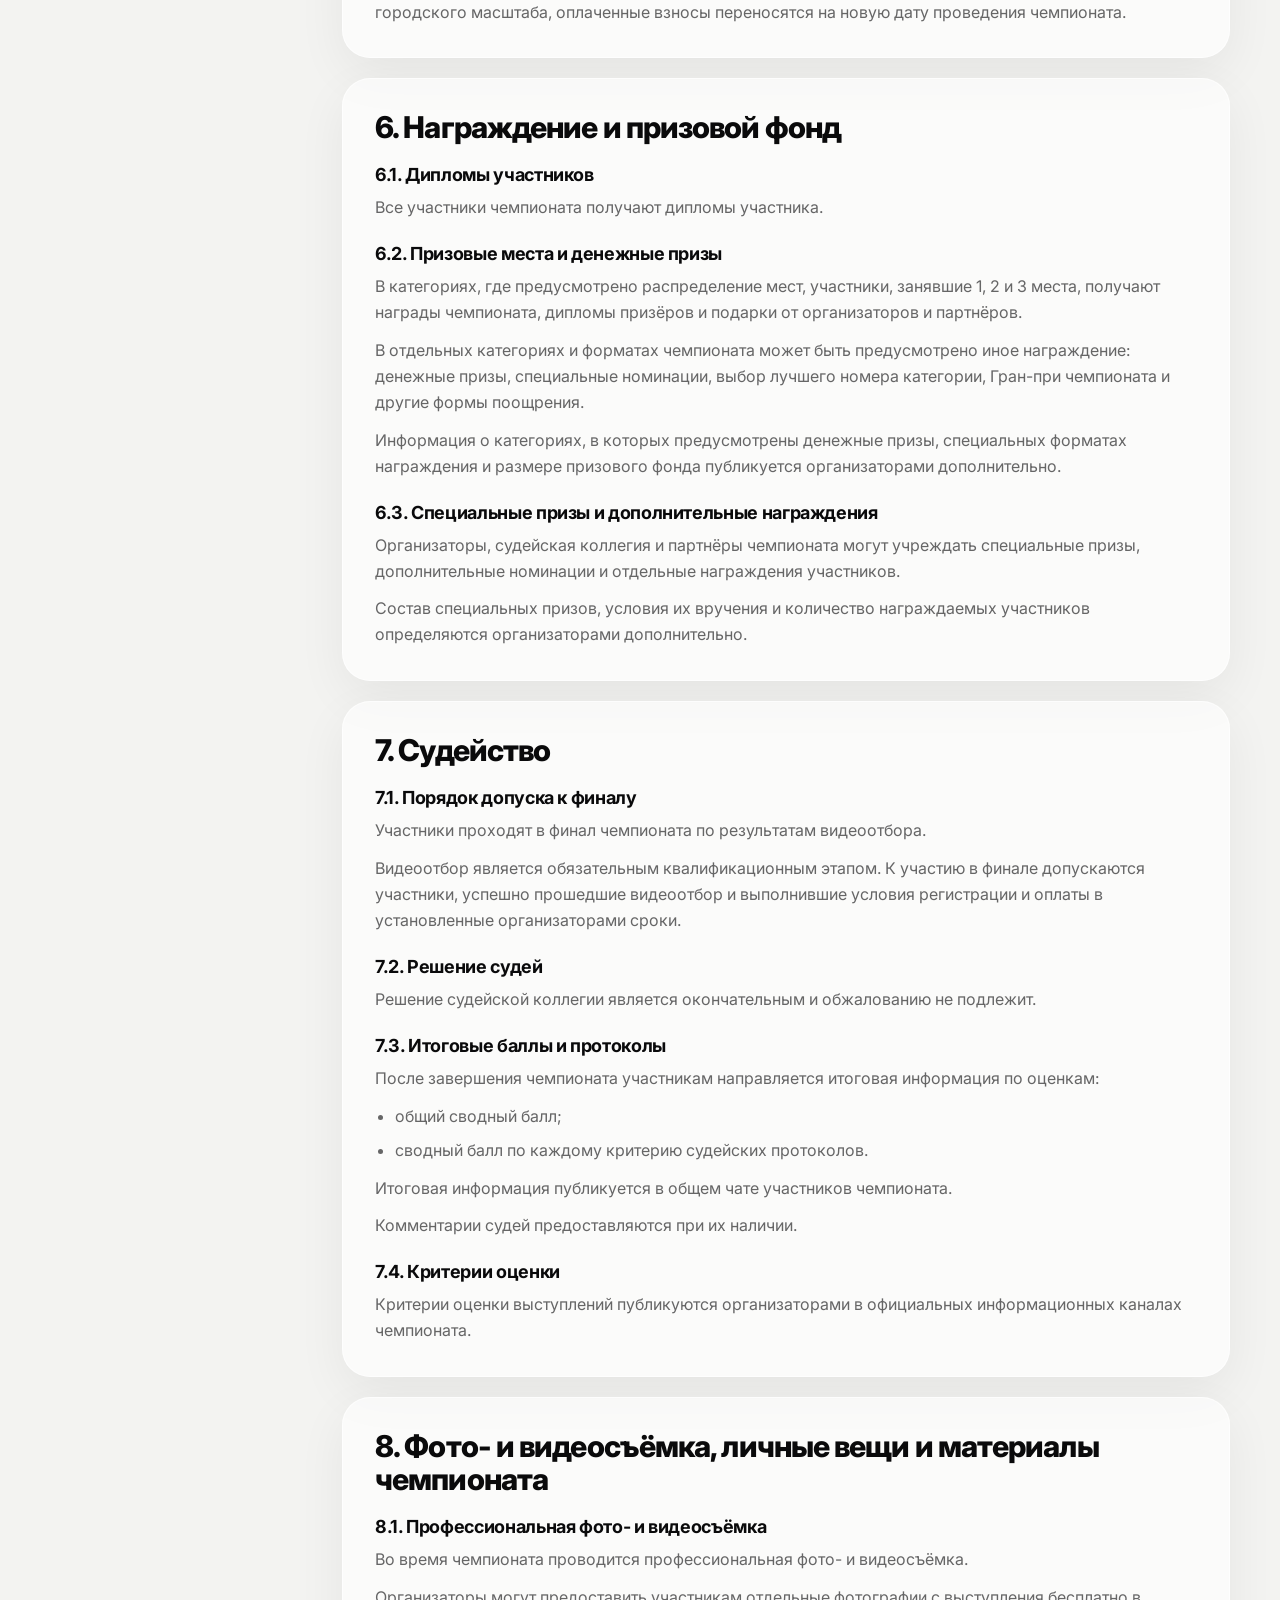
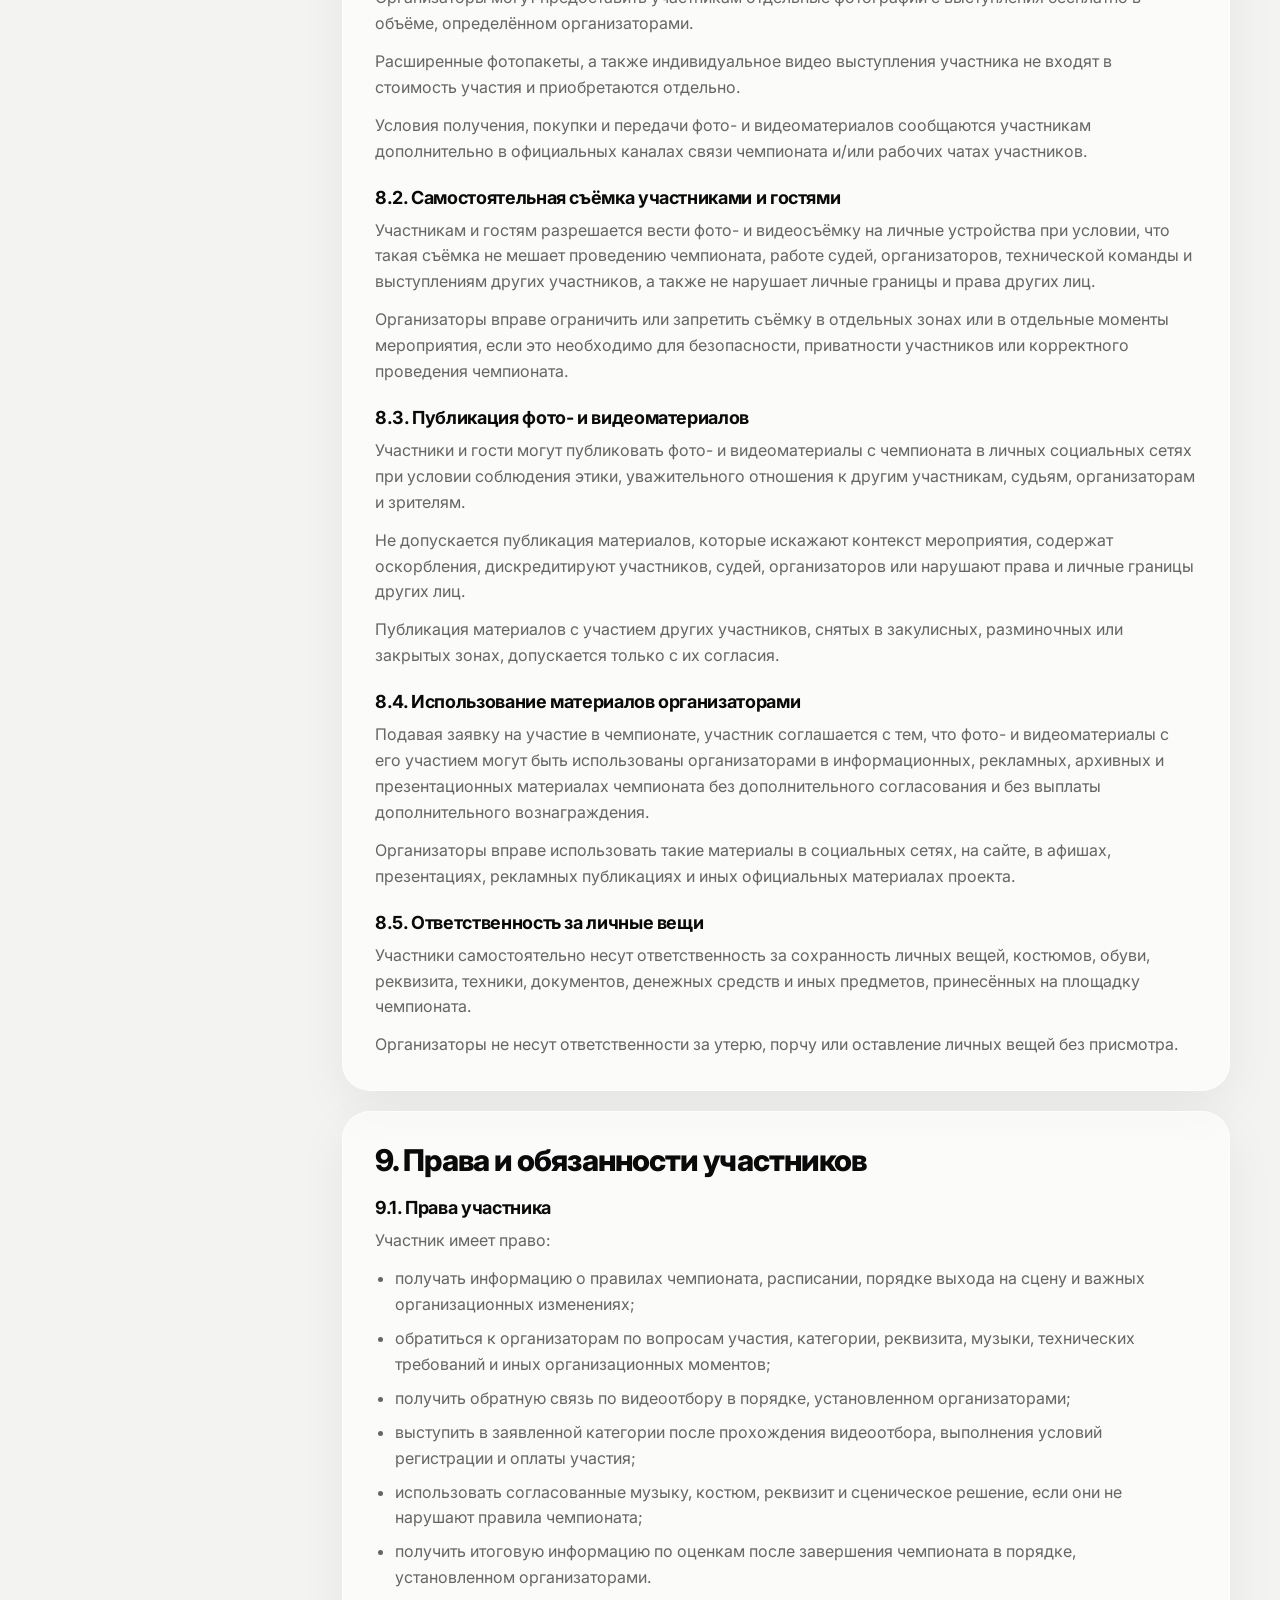
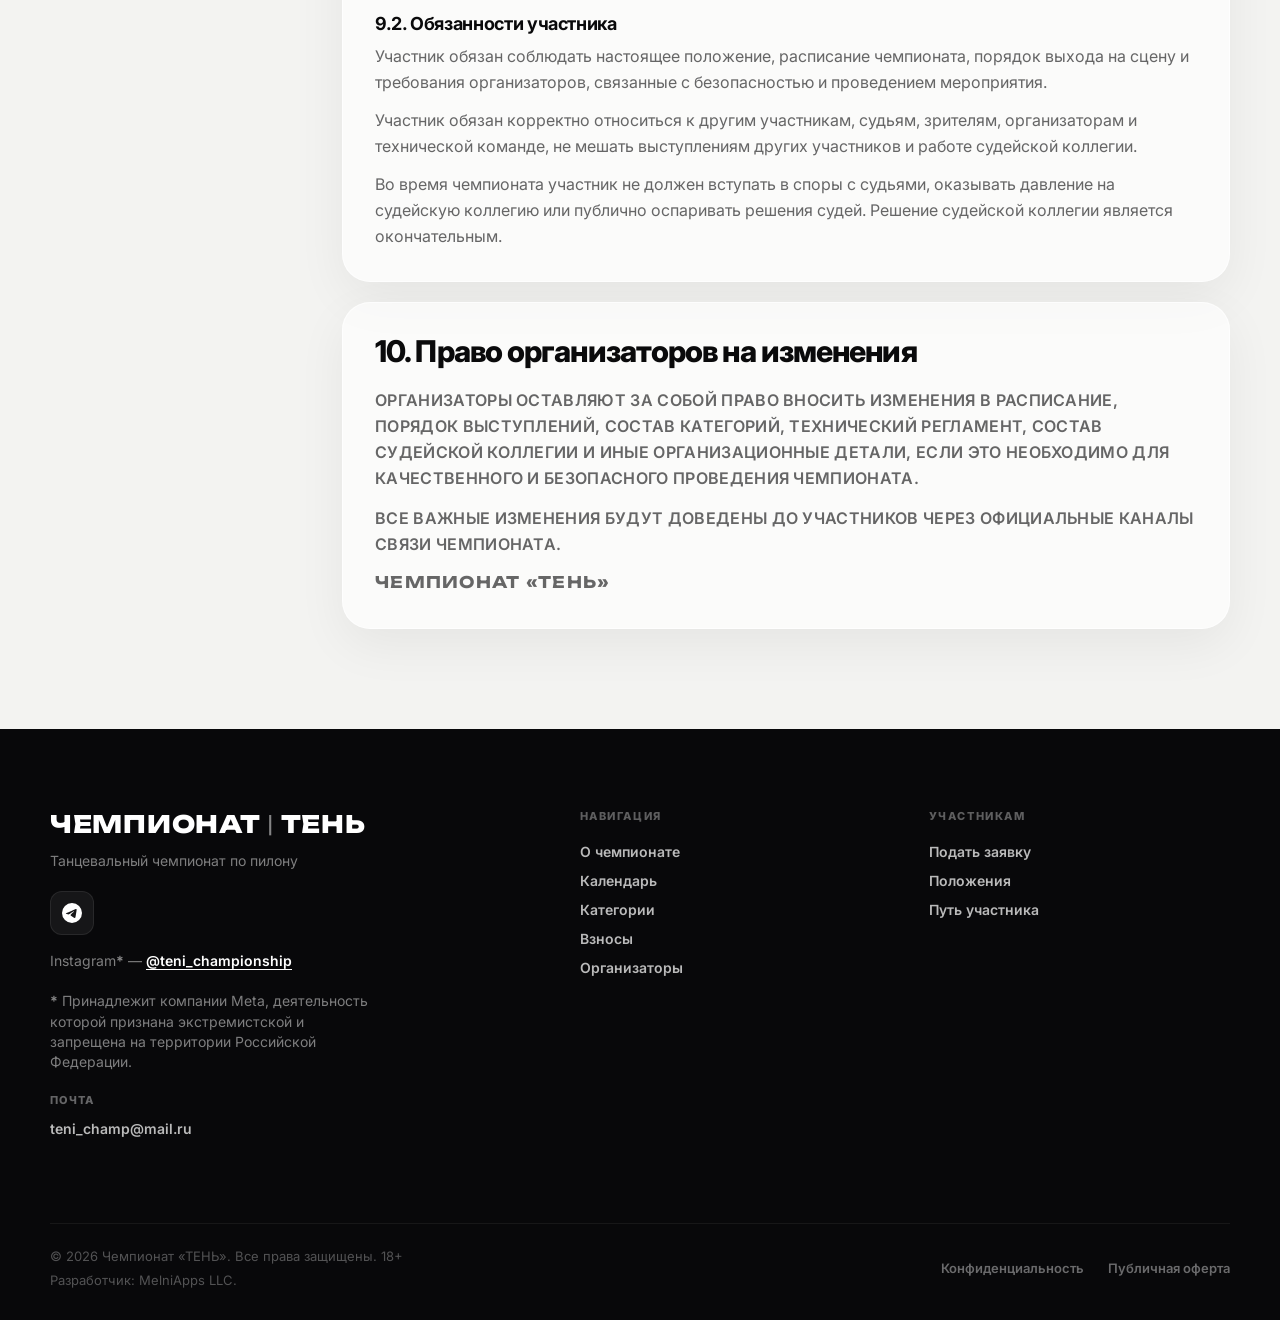
<file: rules.html>
<!DOCTYPE html>
<html lang="ru">
<head>
  <meta charset="UTF-8">
  <meta name="viewport" content="width=device-width, initial-scale=1.0">
  <meta name="description" content="Положения чемпионата по пилону «ТЕНЬ» (pole dance, exotic): правила, категории, требования к видео, регистрация и судейство. Москва, 2026.">
  <meta name="keywords" content="правила чемпионата по пилону, положение pole dance, категории pole dance, судейство pole dance, требования к видео pole dance">
  <meta name="theme-color" content="#0a0a0b">
  <title>Положения чемпионата по пилону «ТЕНЬ» — правила и категории</title>
  <link rel="canonical" href="https://чемпионат-тень.рф/rules.html">
  <link rel="icon" href="/favicon.ico" sizes="any">
  <link rel="icon" href="assets/favicon.svg" type="image/svg+xml">
  <link rel="icon" type="image/png" sizes="96x96" href="assets/icons/favicon-96x96.png">
  <link rel="apple-touch-icon" href="assets/icons/apple-touch-icon.png">
  <link rel="manifest" href="manifest.webmanifest">
  <meta name="mobile-web-app-capable" content="yes">
  <meta name="apple-mobile-web-app-capable" content="yes">
  <meta name="apple-mobile-web-app-status-bar-style" content="black-translucent">
  <meta name="apple-mobile-web-app-title" content="ТЕНЬ">
  <meta property="og:type" content="website">
  <meta property="og:locale" content="ru_RU">
  <meta property="og:site_name" content="Чемпионат по пилону «ТЕНЬ»">
  <meta property="og:title" content="Положения — чемпионат по пилону «ТЕНЬ»">
  <meta property="og:description" content="Положения чемпионата «ТЕНЬ»: правила, требования к видео, регистрация и судейство.">
  <meta property="og:url" content="https://чемпионат-тень.рф/rules.html">
  <meta property="og:image" content="https://xn----7sbocmxidei1bb9cwe.xn--p1ai/assets/og-hero.jpg">
  <meta name="twitter:card" content="summary_large_image">
  <meta name="twitter:image" content="https://xn----7sbocmxidei1bb9cwe.xn--p1ai/assets/og-hero.jpg">
  <link rel="preconnect" href="https://fonts.googleapis.com">
  <link rel="preconnect" href="https://fonts.gstatic.com" crossorigin>
  <link href="https://fonts.googleapis.com/css2?family=Inter:wght@400;500;600;700;800&family=Unbounded:wght@600;700;800&display=swap" rel="stylesheet">
  <link rel="stylesheet" href="styles.css?v=20261006a">
</head>
<body class="inner-page">
  <div class="page-shell">
    <header class="site-header glass-panel is-scrolled" data-header>
      <a class="brand" href="index.html" aria-label="ТЕНЬ - на главную">ТЕНЬ</a>
      <nav class="desktop-nav" aria-label="Главная навигация">
        <a href="index.html#about">О чемпионате</a>
        <a href="index.html#categories">Категории</a>
        <a href="index.html#calendar">Календарь</a>
        <a href="index.html#path">Путь участника</a>
        <a href="rules.html">Положения</a>
        <a href="sponsors.html">Спонсорам</a>
      </nav>
      <div class="header-actions">
        <a class="btn btn-small btn-dark" href="apply.html">Подать заявку</a>
        <button class="menu-button" type="button" data-menu-button aria-label="Открыть меню"><span></span><span></span><span></span></button>
      </div>
    </header>

    <div class="mobile-menu glass-panel" data-mobile-menu>
      <a href="index.html#about">О чемпионате</a>
      <a href="index.html#categories">Категории</a>
      <a href="index.html#calendar">Календарь</a>
      <a href="index.html#path">Путь участника</a>
      <a href="rules.html">Положения</a>
      <a href="sponsors.html">Спонсорам</a>      <a href="apply.html">Подать заявку</a>
    </div>

    <main>
      <section class="inner-hero">
        <span class="section-kicker">Положение</span>
        <h1>Положение и правила чемпионата «ТЕНЬ»</h1>
        <p class="page-lead">Возрастные ограничения, безопасность, технические требования, регистрация, оплата, судейство, награждение и права участников.</p>
      </section>

      <div class="doc-layout">
        <nav class="doc-toc" aria-label="Содержание положений">
          <h2>Содержание</h2>
            <a href="#s1">1. Возрастные ограничения и общие правила</a>
            <a href="#s2">2. Здоровье, безопасность и ответственность</a>
            <a href="#s3">3. Внешний вид и костюмы</a>
            <a href="#s4">4. Технические правила</a>
            <a href="#s5">5. Регистрация, видеоотбор и оплата</a>
            <a href="#s6">6. Награждение и призовой фонд</a>
            <a href="#s7">7. Судейство</a>
            <a href="#s8">8. Фото- и видеосъёмка</a>
            <a href="#s9">9. Права и обязанности участников</a>
            <a href="#s10">10. Право организаторов на изменения</a>
        </nav>

        <div class="doc-content">
        <section class="doc-section" id="s1">
          <h2>1. Возрастные ограничения и общие правила</h2>
          <h3>1.1. Возраст участников и гостей</h3>
          <p>Чемпионат «Тень» является мероприятием категории 18+. Исключение предусмотрено для участников категории «Тень»: к выступлению допускаются лица с 16 лет. Зрители младше 18 лет на площадку не допускаются.</p>
          <h3>1.2. Правила посещения мероприятия</h3>
          <p>Организаторы вправе отказать в допуске лицам, чьё поведение или состояние не соответствует нормам общественного места.</p>
          <h3>1.3. Этика номеров</h3>
          <p>В выступлениях запрещены темы, действия, образы и подтексты, направленные на дискриминацию, унижение или оскорбление людей по признаку расы, национальности, пола, гендера, религии, социального положения или иных личных особенностей.</p>
          <p>Не допускается контент, направленный на возбуждение социальной, национальной, расовой или религиозной вражды.</p>
        </section>

        <section class="doc-section" id="s2">
          <h2>2. Здоровье, безопасность и ответственность участников</h2>
          <h3>2.1. Ответственность за здоровье</h3>
          <p>Каждый участник самостоятельно несёт ответственность за своё физическое состояние на момент выхода на сцену.</p>
          <p>Выходя на сцену, участник подтверждает, что не имеет медицинских противопоказаний к физическим нагрузкам, травм или хронических заболеваний в стадии обострения, препятствующих выступлению.</p>
          <p>Организаторы рекомендуют каждому участнику оформить спортивную страховку, действующую в день проведения чемпионата.</p>
          <h3>2.2. Ответственность организаторов за травмы</h3>
          <p>Организаторы чемпионата не несут ответственности за травмы, ушибы, растяжения, обострение хронических заболеваний, ухудшение самочувствия, тяжкий вред здоровью, летальный исход или иные последствия, полученные участником во время подготовки, в разминочной зоне, за кулисами, на сцене, а также во время исполнения номера.</p>
          <h3>2.3. Чистота сцены и пилонов</h3>
          <p>На сцене не допускается использование открытого огня, бенгальских огней, воды, алкоголя, масел, жидких блёсток, конфетти, муки, песка и иных сыпучих веществ, мыльных пузырей, колющих и режущих предметов, любых веществ или предметов, которые могут загрязнить сцену, испортить покрытие пилона, создать угрозу безопасности или помешать другим участникам.</p>
          <p>Пестисы на коленях и других участках тела, контактирующих с полом или пилоном, не допускаются — они могут оставлять следы на покрытии и создавать риск скольжения для участника и следующих выступающих. В случае нарушения данного требования организаторы вправе снять номер с участия или дисквалифицировать участника без возврата регистрационного или основного взноса.</p>
          <h3>2.4. Средства сцепления с пилоном</h3>
          <p>Разрешено использование жидкой магнезии и сертифицированных средств сцепления с пилоном — кроме воска, смол и иных средств, которые могут повредить покрытие пилона или создать небезопасные условия для следующих участников. Нанесение средств непосредственно на пилон не допускается.</p>
          <h3>2.5. Реквизит, декорации и помощники</h3>
          <p>Разрешено использование декораций и реквизита в номере при условии предварительного согласования с организаторами.</p>
          <p>Реквизит не должен создавать угрозу здоровью самого участника, судей, зрителей, технической команды и других участников чемпионата.</p>
          <p>Если номер предполагает установку или вынос реквизита, участник обязан заранее сообщить об этом организаторам. Время установки и выноса реквизита должно быть заранее согласовано и не должно нарушать общий тайминг чемпионата.</p>
          <p>Допускается привлечение помощников для участия в номере, установки или выноса реквизита, если это заранее согласовано с организаторами. Помощники должны иметь опрятный сценический вид и соблюдать правила нахождения на площадке.</p>
        </section>

        <section class="doc-section" id="s3">
          <h2>3. Внешний вид и костюмы</h2>
          <h3>3.1. Общие требования к образу</h3>
          <p>Образ участника должен соответствовать сценическому формату: быть продуманным, эстетичным, уместным для публичного выступления и поддерживать идею номера.</p>
          <p>Под сценическим форматом понимается цельный образ, в котором костюм, обувь, макияж, причёска, реквизит и пластическое решение работают на раскрытие номера, не выглядят случайными, тренировочными или небрежными.</p>
          <p>Костюм должен быть эстетичным, безопасным, надёжно закреплённым и не мешать исполнению номера.</p>
          <h3>3.2. Требования к закрытости костюма</h3>
          <p>Костюм должен надёжно закрывать интимные части тела как в статике, так и в движении.</p>
          <p>Пестисы допустимы только под лифом, топом, бодиартом или другими деталями костюма. Открытая грудь с пестисами на сцене не допускается.</p>
          <p>Запрещены намеренное обнажение интимных частей тела, имитация сексуальных действий и элементы, не соответствующие сценической этике чемпионата или нарушающие законы РФ.</p>
          <h3>3.3. Перчатки, напульсники и наколенники</h3>
          <p>Перчатки, напульсники и наколенники разрешены к использованию на сцене при условии, что они органично вписываются в сценический образ или продиктованы технической необходимостью для безопасного выполнения партерных элементов.</p>
          <h3>3.4. Нарушение требований безопасности</h3>
          <p>В случае невыполнения требований к реквизиту, костюму или безопасности номера организаторы оставляют за собой право снять номер с участия без возврата регистрационного или основного взноса.</p>
        </section>

        <section class="doc-section" id="s4">
          <h2>4. Технические правила: пилоны, пространство и музыка</h2>
          <h3>4.1. Использование пилонов</h3>
          <p>На площадке чемпионата будут установлены два пилона.</p>
          <p>Организаторы не обязывают участников использовать оба пилона в номере.</p>
          <p>При этом грамотное использование одного или двух пилонов, а также работа со сценическим пространством оцениваются судейской коллегией в рамках общей оценки выступления.</p>
          <h3>4.2. Режимы пилонов</h3>
          <p>Режимы пилонов — статика или динамика — участник выбирает самостоятельно. Участник также может менять режимы пилонов во время выступления, если это предусмотрено концепцией номера.</p>
          <p>Информацию о необходимых режимах пилонов участник предоставляет в анкете после прохождения видеоотбора.</p>
          <h3>4.3. Технические параметры сцены и пилонов</h3>
          <p>Технические параметры сцены, высота и диаметр пилонов, расстояние между пилонами, покрытие сцены и иные технические характеристики будут сообщены участникам дополнительно в официальных каналах связи чемпионата и/или рабочих чатах участников.</p>
          <h3>4.4. Трюковая часть</h3>
          <p>Организаторы не обязывают участников выполнять сложные трюковые элементы на верхнем уровне пилона.</p>
          <p>Оценка трюковой сложности, баланса номера и уместности элементов остаётся на усмотрение судейской коллегии.</p>
          <h3>4.5. Обувь для выступления</h3>
          <p>Выступление в стрипах является обязательным требованием чемпионата.</p>
          <p>Исключение возможно только для тех категорий, где это прямо указано в описании. В таких категориях допускается выступление в другой сценической обуви или босиком.</p>
          <h3>4.6. Требования к музыке и таймингу номера, видеосопровождению</h3>
          <p>Музыкальный трек участника должен строго соответствовать временному регламенту выбранной категории:</p>
          <p><strong>Соло:</strong></p>
          <ul>
            <li>Дебют — до 2 минут.</li>
            <li>Начинающие — до 2 минут 30 секунд.</li>
            <li>Любители / Полупрофессионалы / Профессионалы / Звёзды — до 3 минут.</li>
          </ul>
          <p>Дуэты / Команды / категория «Тень» — до 3 минут 30 секунд.</p>
          <p>Информация о сроках предоставления файлов и технических требованиях к музыкальному и видеосопровождению публикуется организаторами в официальных каналах связи чемпионата и/или рабочих чатах участников.</p>
          <p>Музыкальный трек и, при наличии, видеофайл должны быть предоставлены организаторам в хорошем качестве, в установленный срок и с соблюдением опубликованных технических требований.</p>
          <p>При наличии видеосопровождения участник обязан заранее уведомить организаторов.</p>
          <p>Видеофайл должен соответствовать требованиям чемпионата и быть предоставлен в формате, указанном организаторами.</p>
          <h3>4.7. Авторские права на музыку</h3>
          <p>Организаторы самостоятельно подают сведения об используемых треках в РАО и ВОИС и/или иные уполномоченные организации по коллективному управлению правами.</p>
          <p>Участник предоставляет информацию о треке — название, исполнитель, автор/правообладатель — а также сам файл в надлежащем качестве и в установленный срок. Корректность этих данных остаётся на ответственности участника.</p>
          <p>Музыкальные треки авторов, исполнителей или правообладателей, признанных в РФ иностранными агентами, не допускаются к использованию на чемпионате.</p>
          <p>Перед отправкой музыкального трека участник подтверждает, что проверил информацию о треке, исполнителе, авторе и правообладателе, а также подтверждает, что музыка не принадлежит авторам, исполнителям или правообладателям, признанным в РФ иностранными агентами.</p>
          <p>При использовании ремикса, кавера, монтажа или иного изменённого материала необходимо заранее уведомить организаторов.</p>
          <p>Оформление авторских отчислений в РАО/ВОИС осуществляется организаторами. Соответствующие расходы включены в основной взнос участника и не требуют отдельной оплаты.</p>
          <h3>4.8. Штрафные санкции за нарушение сроков</h3>
          <ul>
            <li>За каждый день просрочки предоставления информации участнику начисляется штраф в размере 1 000 рублей. При длительной просрочке Организатор оставляет за собой право дисквалифицировать участника без возврата ранее внесённых платежей.</li>
            <li>Внесение изменений в ранее предоставленную информацию и/или материалы после установленного Организатором срока возможно при оплате штрафа в размере 2 500 рублей.</li>
          </ul>
          <h3>4.9. Превышение временного лимита музыкальной композиции</h3>
          <p>Музыкальный трек должен соответствовать установленному временному лимиту выбранной категории.</p>
          <p>Допустимое техническое превышение — до 5 секунд включительно.</p>
          <p>При превышении временного лимита более чем на 5 секунд начисляется дополнительный организационный сбор в размере 1 000 ₽ за каждые последующие 30 секунд превышения.</p>
          <p>Рекомендуем заранее проверить хронометраж музыкального трека перед отправкой организаторам.</p>
          <h3>4.10. Порядок выхода на сцену и опоздание</h3>
          <p>Порядок выхода участников на сцену определяется организаторами и публикуется в расписании чемпионата или сообщается участникам через официальные каналы связи.</p>
          <p>Участник обязан заранее находиться в зоне ожидания выхода на сцену в установленное организаторами время.</p>
          <p>В случае опоздания участника к своему выходу организаторы оставляют за собой право изменить порядок выступления, перенести выступление на другое время при наличии технической возможности либо не допустить участника к выступлению без возврата регистрационного или основного взноса.</p>
          <p>Если участник пропустил свой выход по собственной причине, решение о возможности дальнейшего выступления принимается организаторами индивидуально с учётом расписания, технической готовности площадки и общего хода чемпионата.</p>
          <h3>4.11. Подготовка пилонов, сцены и реквизита</h3>
          <p>Подготовкой сцены, протиркой пилонов, настройкой режимов пилонов, установкой и выносом согласованного реквизита занимается техническая команда чемпионата.</p>
          <p>В день чемпионата для участников будет предусмотрено отдельное время, чтобы ознакомиться с пилонами и сценическим пространством. Точное время будет сообщено дополнительно.</p>
          <p>Нанесение магнезии, средств сцепления или иных составов непосредственно на пилон участником не допускается.</p>
          <p>До начала выступления участник может обратиться к работникам сцены с просьбой установить нужный режим пилона, повторно протереть пилон, разместить или поправить согласованный реквизит.</p>
          <p>После завершения номера участнику не рекомендуется выходить из образа и самостоятельно заниматься сбором реквизита на сцене. Согласованный реквизит и предметы, использованные в номере, убираются со сцены технической командой чемпионата.</p>
          <h3>4.12. Остановка выступления и повторный выход</h3>
          <p>Выступление может быть остановлено в случае:</p>
          <ul>
            <li>травмы или резкого ухудшения самочувствия участника;</li>
            <li>технической неисправности музыкального, светового или видеооборудования;</li>
            <li>включения неверного музыкального трека;</li>
            <li>появления на сцене постороннего предмета, создающего угрозу безопасности;</li>
            <li>поломки костюма, обуви или реквизита, если продолжение номера невозможно или небезопасно.</li>
          </ul>
          <p>Если участник заметил техническую проблему до начала или во время выступления, он должен сразу сообщить об этом организаторам или технической команде.</p>
          <p>Решение о возможности повторного выхода принимает организатор совместно с судейской коллегией с учётом причины остановки, расписания чемпионата, технической возможности и безопасности участника.</p>
          <p>Если участник продолжил выступление, несмотря на техническую проблему, и не сообщил о ней сразу, повторный выход может не предоставляться.</p>
          <p>Если участник самостоятельно прерывает номер без объективной технической причины, травмы или угрозы безопасности, повторный выход не гарантируется.</p>
        </section>

        <section class="doc-section" id="s5">
          <h2>5. Регистрация, видеоотбор, оплата и переносы</h2>
          <h3>5.1. Персональные данные и согласие на съёмку и принятие правил</h3>
          <p>Подавая заявку на чемпионат, участник:</p>
          <ul>
            <li>даёт согласие на обработку, хранение и использование своих персональных данных в рамках организации чемпионата;</li>
            <li>соглашается на фото- и видеосъёмку во время мероприятия и использование материалов в информационных, рекламных и архивных целях проекта;</li>
            <li>подтверждает, что ознакомился с настоящим положением, принимает его условия и обязуется соблюдать их на всех этапах участия.</li>
          </ul>
          <h3>5.2. Видеоотбор</h3>
          <p>Видеоотбор проводится для оценки уровня подготовки, стиля, подачи и соответствия участника выбранной категории.</p>
          <p>Организаторы оставляют за собой право рекомендовать или перевести участника в другую категорию или номинацию, если уровень подготовки, формат номера или его концепция не соответствуют изначально заявленному направлению.</p>
          <p>Такое решение может быть принято на этапе видеоотбора или до утверждения финальных списков участников.</p>
          <h3>5.3. Оплата видеоотбора</h3>
          <p>Оплата участия проходит в два этапа.</p>
          <p>Сначала участник оплачивает взнос за видеоотбор при подаче заявки. Регистрационный взнос за этап видеоотбора является целевым и не подлежит возврату.</p>
          <h3>5.4. Оплата участия после видеоотбора</h3>
          <p>После успешного прохождения видеоотбора основной взнос за участие оплачивается отдельно.</p>
          <p>Участнику предоставляется 7 календарных дней на оплату основного взноса. Если оплата не поступает в указанный срок, заявка аннулируется автоматически.</p>
          <p>Дополнительно, по желанию, участник может оплатить дополнительные услуги: фото- и видеосъёмку, а также услуги стилиста.</p>
          <h3>5.5. Политика невозврата</h3>
          <p>В случае отказа участника от выступления после оплаты основного взноса внесённая сумма не возвращается.</p>
          <p>Это правило действует независимо от причины отказа, включая болезнь, травму, отъезд, изменение планов, личные обстоятельства или иные ситуации.</p>
          <p>Все собранные средства направляются на целевые расходы по организации события: аренду площадки, технический продакшн, изготовление наградной продукции, гонорары судейской коллегии, обеспечение безопасности и другие организационные расходы.</p>
          <h3>5.6. Перенос даты чемпионата</h3>
          <p>В случае переноса даты чемпионата по независящим от организаторов обстоятельствам, включая официальные запреты властей, чрезвычайные ситуации или форс-мажорные обстоятельства городского масштаба, оплаченные взносы переносятся на новую дату проведения чемпионата.</p>
        </section>

        <section class="doc-section" id="s6">
          <h2>6. Награждение и призовой фонд</h2>
          <h3>6.1. Дипломы участников</h3>
          <p>Все участники чемпионата получают дипломы участника.</p>
          <h3>6.2. Призовые места и денежные призы</h3>
          <p>В категориях, где предусмотрено распределение мест, участники, занявшие 1, 2 и 3 места, получают награды чемпионата, дипломы призёров и подарки от организаторов и партнёров.</p>
          <p>В отдельных категориях и форматах чемпионата может быть предусмотрено иное награждение: денежные призы, специальные номинации, выбор лучшего номера категории, Гран-при чемпионата и другие формы поощрения.</p>
          <p>Информация о категориях, в которых предусмотрены денежные призы, специальных форматах награждения и размере призового фонда публикуется организаторами дополнительно.</p>
          <h3>6.3. Специальные призы и дополнительные награждения</h3>
          <p>Организаторы, судейская коллегия и партнёры чемпионата могут учреждать специальные призы, дополнительные номинации и отдельные награждения участников.</p>
          <p>Состав специальных призов, условия их вручения и количество награждаемых участников определяются организаторами дополнительно.</p>
        </section>

        <section class="doc-section" id="s7">
          <h2>7. Судейство</h2>
          <h3>7.1. Порядок допуска к финалу</h3>
          <p>Участники проходят в финал чемпионата по результатам видеоотбора.</p>
          <p>Видеоотбор является обязательным квалификационным этапом. К участию в финале допускаются участники, успешно прошедшие видеоотбор и выполнившие условия регистрации и оплаты в установленные организаторами сроки.</p>
          <h3>7.2. Решение судей</h3>
          <p>Решение судейской коллегии является окончательным и обжалованию не подлежит.</p>
          <h3>7.3. Итоговые баллы и протоколы</h3>
          <p>После завершения чемпионата участникам направляется итоговая информация по оценкам:</p>
          <ul>
            <li>общий сводный балл;</li>
            <li>сводный балл по каждому критерию судейских протоколов.</li>
          </ul>
          <p>Итоговая информация публикуется в общем чате участников чемпионата.</p>
          <p>Комментарии судей предоставляются при их наличии.</p>
          <h3>7.4. Критерии оценки</h3>
          <p>Критерии оценки выступлений публикуются организаторами в официальных информационных каналах чемпионата.</p>
        </section>

        <section class="doc-section" id="s8">
          <h2>8. Фото- и видеосъёмка, личные вещи и материалы чемпионата</h2>
          <h3>8.1. Профессиональная фото- и видеосъёмка</h3>
          <p>Во время чемпионата проводится профессиональная фото- и видеосъёмка.</p>
          <p>Организаторы могут предоставить участникам отдельные фотографии с выступления бесплатно в объёме, определённом организаторами.</p>
          <p>Расширенные фотопакеты, а также индивидуальное видео выступления участника не входят в стоимость участия и приобретаются отдельно.</p>
          <p>Условия получения, покупки и передачи фото- и видеоматериалов сообщаются участникам дополнительно в официальных каналах связи чемпионата и/или рабочих чатах участников.</p>
          <h3>8.2. Самостоятельная съёмка участниками и гостями</h3>
          <p>Участникам и гостям разрешается вести фото- и видеосъёмку на личные устройства при условии, что такая съёмка не мешает проведению чемпионата, работе судей, организаторов, технической команды и выступлениям других участников, а также не нарушает личные границы и права других лиц.</p>
          <p>Организаторы вправе ограничить или запретить съёмку в отдельных зонах или в отдельные моменты мероприятия, если это необходимо для безопасности, приватности участников или корректного проведения чемпионата.</p>
          <h3>8.3. Публикация фото- и видеоматериалов</h3>
          <p>Участники и гости могут публиковать фото- и видеоматериалы с чемпионата в личных социальных сетях при условии соблюдения этики, уважительного отношения к другим участникам, судьям, организаторам и зрителям.</p>
          <p>Не допускается публикация материалов, которые искажают контекст мероприятия, содержат оскорбления, дискредитируют участников, судей, организаторов или нарушают права и личные границы других лиц.</p>
          <p>Публикация материалов с участием других участников, снятых в закулисных, разминочных или закрытых зонах, допускается только с их согласия.</p>
          <h3>8.4. Использование материалов организаторами</h3>
          <p>Подавая заявку на участие в чемпионате, участник соглашается с тем, что фото- и видеоматериалы с его участием могут быть использованы организаторами в информационных, рекламных, архивных и презентационных материалах чемпионата без дополнительного согласования и без выплаты дополнительного вознаграждения.</p>
          <p>Организаторы вправе использовать такие материалы в социальных сетях, на сайте, в афишах, презентациях, рекламных публикациях и иных официальных материалах проекта.</p>
          <h3>8.5. Ответственность за личные вещи</h3>
          <p>Участники самостоятельно несут ответственность за сохранность личных вещей, костюмов, обуви, реквизита, техники, документов, денежных средств и иных предметов, принесённых на площадку чемпионата.</p>
          <p>Организаторы не несут ответственности за утерю, порчу или оставление личных вещей без присмотра.</p>
        </section>

        <section class="doc-section" id="s9">
          <h2>9. Права и обязанности участников</h2>
          <h3>9.1. Права участника</h3>
          <p>Участник имеет право:</p>
          <ul>
            <li>получать информацию о правилах чемпионата, расписании, порядке выхода на сцену и важных организационных изменениях;</li>
            <li>обратиться к организаторам по вопросам участия, категории, реквизита, музыки, технических требований и иных организационных моментов;</li>
            <li>получить обратную связь по видеоотбору в порядке, установленном организаторами;</li>
            <li>выступить в заявленной категории после прохождения видеоотбора, выполнения условий регистрации и оплаты участия;</li>
            <li>использовать согласованные музыку, костюм, реквизит и сценическое решение, если они не нарушают правила чемпионата;</li>
            <li>получить итоговую информацию по оценкам после завершения чемпионата в порядке, установленном организаторами.</li>
          </ul>
          <h3>9.2. Обязанности участника</h3>
          <p>Участник обязан соблюдать настоящее положение, расписание чемпионата, порядок выхода на сцену и требования организаторов, связанные с безопасностью и проведением мероприятия.</p>
          <p>Участник обязан корректно относиться к другим участникам, судьям, зрителям, организаторам и технической команде, не мешать выступлениям других участников и работе судейской коллегии.</p>
          <p>Во время чемпионата участник не должен вступать в споры с судьями, оказывать давление на судейскую коллегию или публично оспаривать решения судей. Решение судейской коллегии является окончательным.</p>
        </section>

        <section class="doc-section" id="s10">
          <h2>10. Право организаторов на изменения</h2>
          <p class="doc-emphasis">Организаторы оставляют за собой право вносить изменения в расписание, порядок выступлений, состав категорий, технический регламент, состав судейской коллегии и иные организационные детали, если это необходимо для качественного и безопасного проведения чемпионата.</p>
          <p class="doc-emphasis">Все важные изменения будут доведены до участников через официальные каналы связи чемпионата.</p>
          <p class="doc-signoff">Чемпионат «ТЕНЬ»</p>
        </section>
        </div>
      </div>

      <footer class="site-footer">
        <div class="footer-container">
          <div class="footer-grid">
            <div class="footer-brand">
              <span class="footer-logo">ЧЕМПИОНАТ <span class="footer-logo-sep">|</span> ТЕНЬ</span>
              <p>Танцевальный чемпионат по пилону</p>
              <div class="footer-socials">
                <a href="https://telegram.me/teni_champ" target="_blank" rel="noopener noreferrer" class="social-icon-btn" aria-label="Telegram"><svg viewBox="0 0 24 24" aria-hidden="true"><path fill="currentColor" d="M11.944 0A12 12 0 0 0 0 12a12 12 0 0 0 12 12 12 12 0 0 0 12-12A12 12 0 0 0 12 0a12 12 0 0 0-.056 0zm4.962 7.224c.1-.002.321.023.465.14a.506.506 0 0 1 .171.325c.016.093.036.306.02.472-.18 1.898-.962 6.502-1.36 8.627-.168.9-.499 1.201-.82 1.23-.696.065-1.225-.46-1.9-.902-1.056-.693-1.653-1.124-2.678-1.8-1.185-.78-.417-1.21.258-1.91.177-.184 3.247-2.977 3.307-3.23.007-.032.014-.15-.056-.212s-.174-.041-.249-.024c-.106.024-1.793 1.14-5.061 3.345-.48.33-.913.49-1.302.48-.428-.008-1.252-.241-1.865-.44-.752-.245-1.349-.374-1.297-.789.027-.216.325-.437.893-.663 3.498-1.524 5.83-2.529 6.998-3.014 3.332-1.386 4.025-1.627 4.476-1.635z"/></svg></a>
              </div>
              <div class="footer-social-note">
                <p class="footer-social-line">Instagram<span class="footer-note-mark" aria-hidden="true">*</span> — <a href="https://www.instagram.com/teni_championship" target="_blank" rel="noopener noreferrer">@teni_championship</a></p>
                <p class="footer-disclaimer"><span class="footer-disclaimer-mark">*</span> Принадлежит компании Meta, деятельность которой признана экстремистской и запрещена на территории Российской Федерации.</p>
              </div>
              <div class="footer-contact">
                <span class="footer-contact-label">Почта</span>
                <p class="footer-email"><a href="mailto:teni_champ@mail.ru">teni_champ@mail.ru</a></p>
              </div>
            </div>
            <div class="footer-col">
              <h4>Навигация</h4>
              <a href="index.html#about">О чемпионате</a>
              <a href="index.html#calendar">Календарь</a>
              <a href="index.html#categories">Категории</a>
              <a href="index.html#fees">Взносы</a>
              <a href="index.html#team">Организаторы</a>
            </div>
            <div class="footer-col">
              <h4>Участникам</h4>
              <a href="apply.html">Подать заявку</a>
              <a href="rules.html">Положения</a>
              <a href="index.html#path">Путь участника</a>
            </div>
          </div>
          <div class="footer-bottom">
            <div class="footer-copy">
              <p>© 2026 Чемпионат «ТЕНЬ». Все права защищены. 18+</p>
              <a class="footer-dev" href="https://melniapps.com" target="_blank" rel="noopener noreferrer">Разработчик: MelniApps LLC.</a>
            </div>
            <div class="footer-legal">
              <a href="privacy.html">Конфиденциальность</a>
              <a href="offer.html">Публичная оферта</a>
            </div>
          </div>
        </div>
      </footer>
    </main>
  </div>

  <button class="ai-fab" type="button" data-ai-open aria-label="Открыть AI-консультанта">
    <svg viewBox="0 0 24 24" aria-hidden="true"><path fill="currentColor" d="M12 2l1.9 4.9L18.8 8.8 13.9 10.7 12 15.6 10.1 10.7 5.2 8.8 10.1 6.9 12 2zM19 14l.95 2.45L22.4 17.4l-2.45.95L19 20.8l-.95-2.45L15.6 17.4l2.45-.95L19 14zM6 15l.8 2.2L9 18l-2.2.8L6 21l-.8-2.2L3 18l2.2-.8L6 15z"/></svg>
    <span>AI</span>
  </button>

  <div class="ai-overlay" data-ai-overlay hidden></div>

  <aside class="ai-panel" data-ai-panel hidden aria-label="AI-консультант чемпионата ТЕНЬ">
    <header class="ai-head">
      <div class="ai-head-id">
        <div class="ai-head-text">
          <span class="ai-title">AI-консультант</span>
          <span class="ai-status"><i class="ai-dot"></i> Скоро в обновлении</span>
        </div>
      </div>
      <button class="ai-close" type="button" data-ai-close aria-label="Закрыть чат">
        <svg viewBox="0 0 24 24" aria-hidden="true"><path fill="currentColor" d="M18.3 5.71 12 12.01l-6.3-6.3-1.41 1.41 6.3 6.3-6.3 6.3 1.41 1.41 6.3-6.3 6.3 6.3 1.41-1.41-6.3-6.3 6.3-6.3z"/></svg>
      </button>
    </header>
    <div class="ai-messages" data-ai-messages>
      <div class="ai-msg ai-msg--bot">Привет! Я AI-консультант чемпионата ТЕНЬ. Помогу разобраться с категориями, правилами, взносами и подачей заявки — спрашивайте.</div>
    </div>
    <div class="ai-suggests" data-ai-suggests>
      <button type="button" class="ai-chip">Как выбрать категорию?</button>
      <button type="button" class="ai-chip">Сколько стоит участие?</button>
      <button type="button" class="ai-chip">Что нужно для видео?</button>
    </div>
    <form class="ai-input" data-ai-form>
      <input type="text" placeholder="Напишите вопрос..." data-ai-text autocomplete="off" maxlength="500">
      <button type="submit" class="ai-send" aria-label="Отправить">
        <svg viewBox="0 0 24 24" aria-hidden="true"><path fill="currentColor" d="M3 20.5 21 12 3 3.5 3 10l12 2-12 2z"/></svg>
      </button>
    </form>
  </aside>

  <nav class="tabbar" aria-label="Мобильная навигация">
    <a class="tab" href="index.html#top" data-tab="home">
      <svg viewBox="0 0 24 24" aria-hidden="true"><path fill="currentColor" d="M12 3.1 3 10.2V21h6v-6h6v6h6V10.2L12 3.1z"/></svg>
      <span>Главная</span>
    </a>
    <a class="tab" href="index.html#calendar" data-tab="calendar">
      <svg viewBox="0 0 24 24" aria-hidden="true"><path fill="currentColor" d="M7 2v2H5a2 2 0 0 0-2 2v13a2 2 0 0 0 2 2h14a2 2 0 0 0 2-2V6a2 2 0 0 0-2-2h-2V2h-2v2H9V2H7zm12 7v10H5V9h14z"/></svg>
      <span>Даты</span>
    </a>
    <button class="tab" type="button" data-ai-open data-tab="ai" aria-label="AI-консультант">
      <svg viewBox="0 0 24 24" aria-hidden="true"><path fill="currentColor" d="M12 2l1.7 4.6L18.3 8.3 13.7 10 12 14.6 10.3 10 5.7 8.3 10.3 6.6 12 2zM18.5 14l.8 2.1 2.1.8-2.1.8-.8 2.1-.8-2.1-2.1-.8 2.1-.8.8-2.1z"/></svg>
      <span>AI</span>
    </button>
    <a class="tab is-active" href="rules.html" data-tab="rules">
      <svg viewBox="0 0 24 24" aria-hidden="true"><path fill="currentColor" d="M6 2h9l5 5v13a2 2 0 0 1-2 2H6a2 2 0 0 1-2-2V4a2 2 0 0 1 2-2zm8 1.5V8h4.5L14 3.5zM8 12h8v2H8v-2zm0 4h8v2H8v-2z"/></svg>
      <span>Положения</span>
    </a>
    <a class="tab" href="apply.html" data-tab="apply">
      <svg viewBox="0 0 24 24" aria-hidden="true"><path fill="currentColor" d="M19 3h-4.18C14.4 1.84 13.3 1 12 1s-2.4.84-2.82 2H5a2 2 0 0 0-2 2v14a2 2 0 0 0 2 2h14a2 2 0 0 0 2-2V5a2 2 0 0 0-2-2zm-7 0a1 1 0 1 1 0 2 1 1 0 0 1 0-2zm-2 14-4-4 1.41-1.41L10 14.17l6.59-6.59L18 9l-8 8z"/></svg>
      <span>Заявка</span>
    </a>
    <button class="tab" type="button" data-menu-button data-tab="more" aria-label="Ещё">
      <svg viewBox="0 0 24 24" aria-hidden="true"><path fill="currentColor" d="M5 10a2 2 0 1 0 0 4 2 2 0 0 0 0-4zm7 0a2 2 0 1 0 0 4 2 2 0 0 0 0-4zm7 0a2 2 0 1 0 0 4 2 2 0 0 0 0-4z"/></svg>
      <span>Ещё</span>
    </button>
  </nav>

  <script src="config.js?v=20260914e"></script>
  <script src="script.js?v=20260801c"></script>
</body>
</html>
</file>
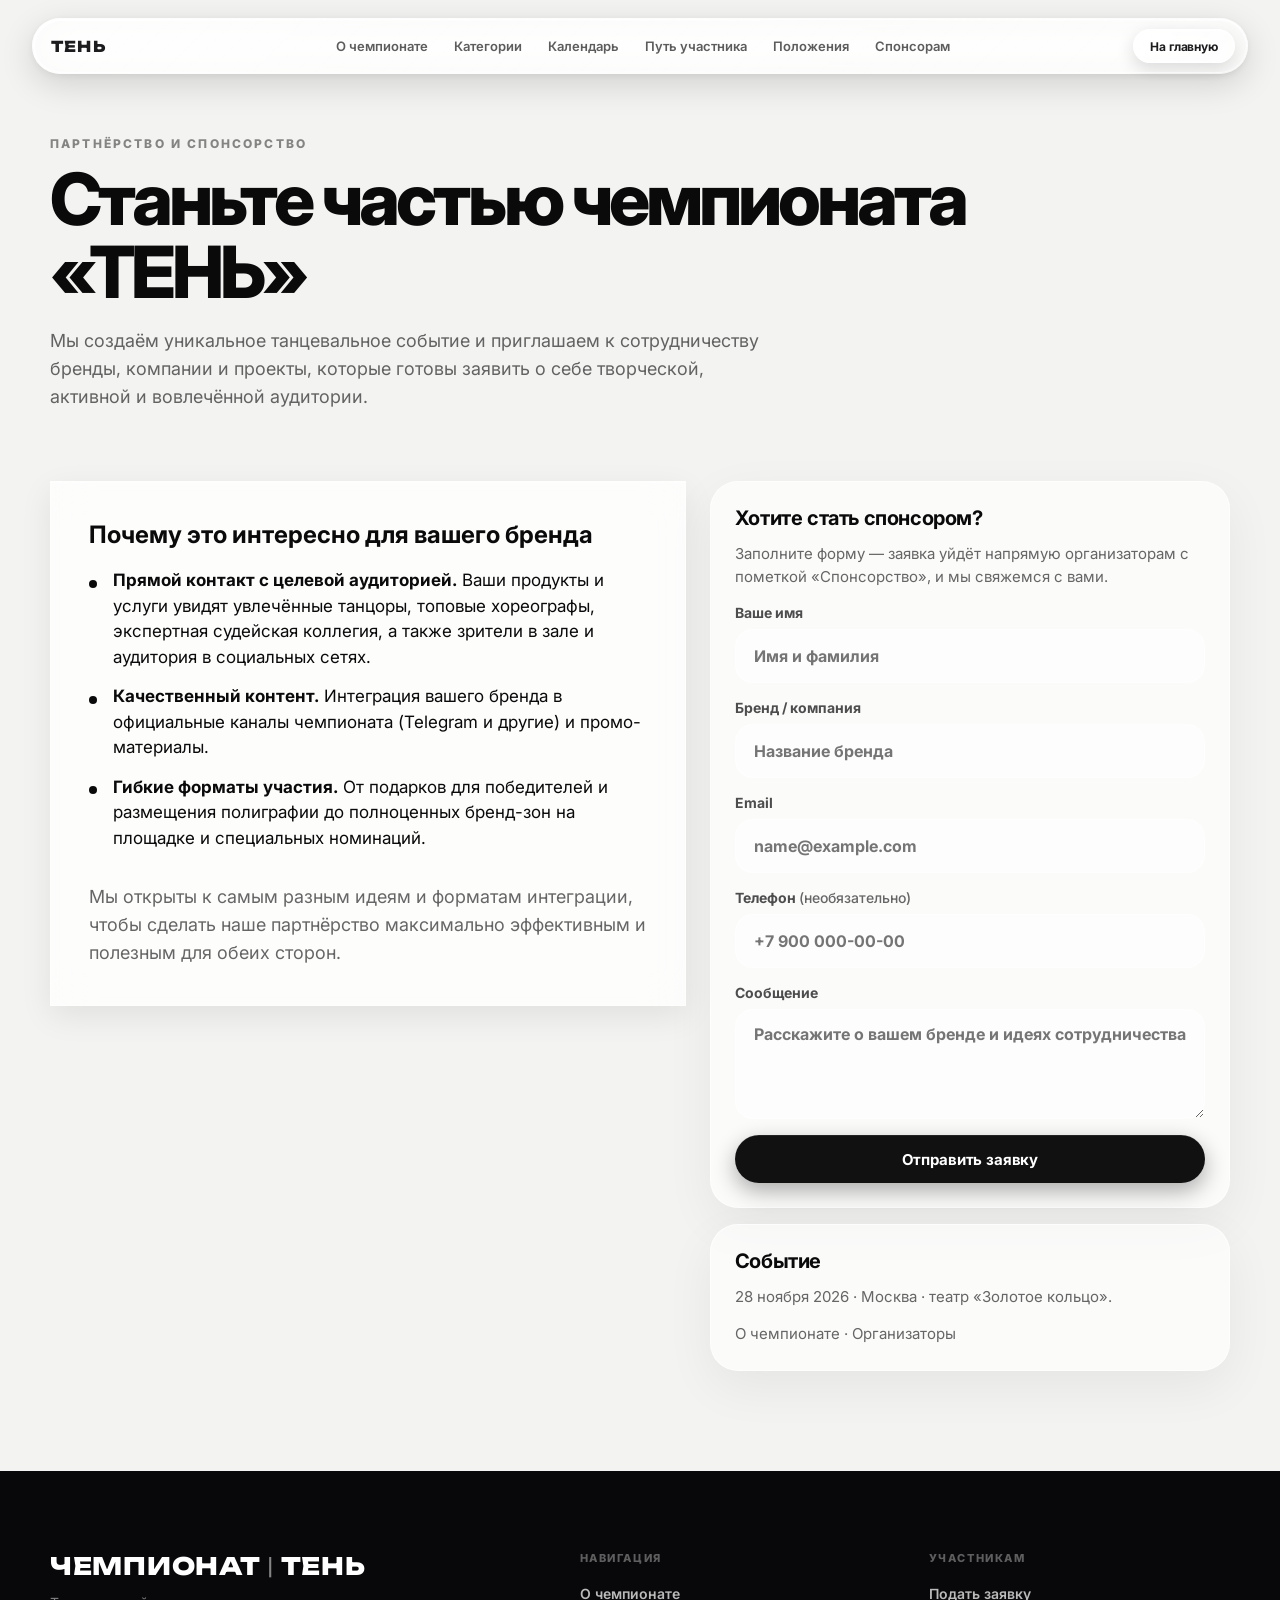
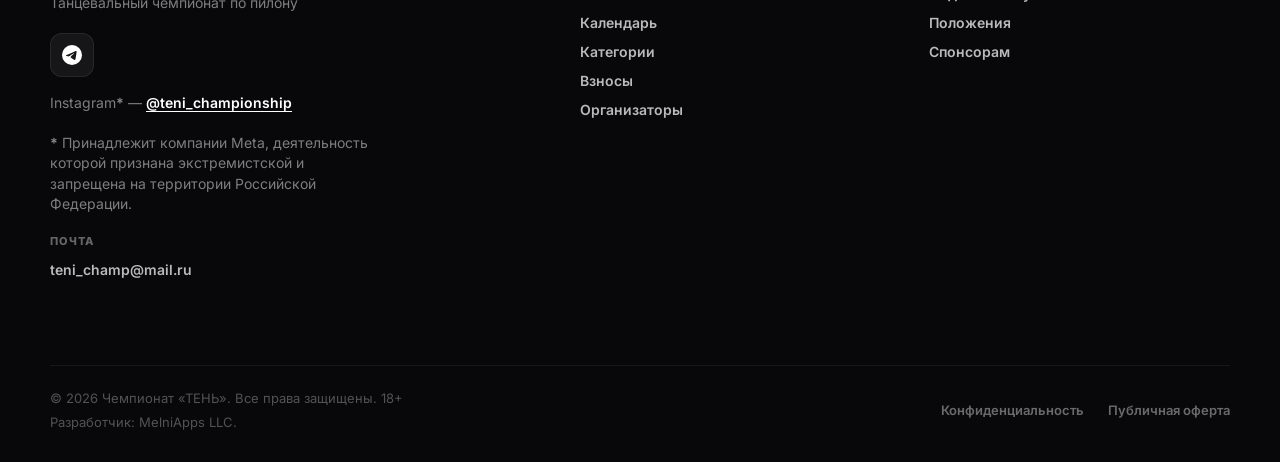
<file: sponsors.html>
<!DOCTYPE html>
<html lang="ru">
<head>
  <meta charset="UTF-8">
  <meta name="viewport" content="width=device-width, initial-scale=1.0">
  <meta name="description" content="Спонсорство и партнёрство чемпионата по пилону «ТЕНЬ» (pole dance, exotic). Москва, 2026. Будем рады сотрудничеству — расскажите о вашем проекте.">
  <meta name="keywords" content="спонсор pole dance, партнёрство чемпионат по пилону, реклама pole dance мероприятие, спонсорство танцевальный чемпионат">
  <meta name="theme-color" content="#0a0a0b">
  <title>Спонсорам и партнёрам — чемпионат по пилону «ТЕНЬ» 2026</title>
  <link rel="canonical" href="https://чемпионат-тень.рф/sponsors.html">
  <link rel="icon" href="/favicon.ico" sizes="any">
  <link rel="icon" href="assets/favicon.svg" type="image/svg+xml">
  <link rel="icon" type="image/png" sizes="96x96" href="assets/icons/favicon-96x96.png">
  <link rel="apple-touch-icon" href="assets/icons/apple-touch-icon.png">
  <link rel="manifest" href="manifest.webmanifest">
  <meta name="mobile-web-app-capable" content="yes">
  <meta name="apple-mobile-web-app-capable" content="yes">
  <meta name="apple-mobile-web-app-status-bar-style" content="black-translucent">
  <meta name="apple-mobile-web-app-title" content="ТЕНЬ">
  <meta property="og:type" content="website">
  <meta property="og:locale" content="ru_RU">
  <meta property="og:site_name" content="Чемпионат по пилону «ТЕНЬ»">
  <meta property="og:title" content="Спонсорам и партнёрам — чемпионат по пилону «ТЕНЬ»">
  <meta property="og:description" content="Спонсорство и партнёрство чемпионата «ТЕНЬ». Будем рады сотрудничеству.">
  <meta property="og:url" content="https://чемпионат-тень.рф/sponsors.html">
  <meta property="og:image" content="https://xn----7sbocmxidei1bb9cwe.xn--p1ai/assets/og-hero.jpg">
  <link rel="preconnect" href="https://fonts.googleapis.com">
  <link rel="preconnect" href="https://fonts.gstatic.com" crossorigin>
  <link href="https://fonts.googleapis.com/css2?family=Inter:wght@400;500;600;700;800&family=Unbounded:wght@600;700;800&display=swap" rel="stylesheet">
  <link rel="stylesheet" href="styles.css?v=20261006a">
</head>
<body class="inner-page">
  <div class="page-shell">
    <header class="site-header glass-panel is-scrolled" data-header>
      <a class="brand" href="index.html" aria-label="ТЕНЬ - на главную">ТЕНЬ</a>
      <nav class="desktop-nav" aria-label="Главная навигация">
        <a href="index.html#about">О чемпионате</a>
        <a href="index.html#categories">Категории</a>
        <a href="index.html#calendar">Календарь</a>
        <a href="index.html#path">Путь участника</a>
        <a href="rules.html">Положения</a>
        <a href="sponsors.html">Спонсорам</a>
      </nav>
      <div class="header-actions">
        <a class="btn btn-small btn-dark" href="index.html">На главную</a>
        <button class="menu-button" type="button" data-menu-button aria-label="Открыть меню"><span></span><span></span><span></span></button>
      </div>
    </header>

    <div class="mobile-menu glass-panel" data-mobile-menu>
      <a href="index.html#about">О чемпионате</a>
      <a href="index.html#categories">Категории</a>
      <a href="index.html#calendar">Календарь</a>
      <a href="index.html#path">Путь участника</a>
      <a href="rules.html">Положения</a>
      <a href="sponsors.html">Спонсорам</a>      <a href="apply.html">Подать заявку</a>
    </div>

    <main>
      <section class="inner-hero">
        <span class="section-kicker">Партнёрство и спонсорство</span>
        <h1>Станьте частью чемпионата «ТЕНЬ»</h1>
        <p class="page-lead">Мы создаём уникальное танцевальное событие и приглашаем к сотрудничеству бренды, компании и проекты, которые готовы заявить о себе творческой, активной и вовлечённой аудитории.</p>
      </section>

      <div class="apply-layout">
        <section class="glass-card form-shell">
          <h2 style="margin-top:0;">Почему это интересно для вашего бренда</h2>
          <ul class="clean-list">
            <li><b>Прямой контакт с целевой аудиторией.</b> Ваши продукты и услуги увидят увлечённые танцоры, топовые хореографы, экспертная судейская коллегия, а также зрители в зале и аудитория в социальных сетях.</li>
            <li><b>Качественный контент.</b> Интеграция вашего бренда в официальные каналы чемпионата (Telegram и другие) и промо-материалы.</li>
            <li><b>Гибкие форматы участия.</b> От подарков для победителей и размещения полиграфии до полноценных бренд-зон на площадке и специальных номинаций.</li>
          </ul>
          <p class="page-lead" style="margin-bottom:0;">Мы открыты к самым разным идеям и форматам интеграции, чтобы сделать наше партнёрство максимально эффективным и полезным для обеих сторон.</p>
        </section>

        <aside class="apply-aside">
          <div class="apply-info-card">
            <h2>Хотите стать спонсором?</h2>
            <p>Заполните форму — заявка уйдёт напрямую организаторам с пометкой «Спонсорство», и мы свяжемся с вами.</p>
            <form class="apply-form" id="sponsor-form" novalidate style="margin-top:16px;">
              <label>
                <span>Ваше имя</span>
                <input type="text" name="name" placeholder="Имя и фамилия" required>
              </label>
              <label>
                <span>Бренд / компания</span>
                <input type="text" name="brand" placeholder="Название бренда" required>
              </label>
              <label>
                <span>Email</span>
                <input type="email" name="email" placeholder="name@example.com" required>
              </label>
              <label>
                <span>Телефон <em class="field-opt">(необязательно)</em></span>
                <input type="tel" name="phone" placeholder="+7 900 000-00-00">
              </label>
              <label>
                <span>Сообщение</span>
                <textarea name="message" rows="4" placeholder="Расскажите о вашем бренде и идеях сотрудничества" required></textarea>
              </label>
              <input type="text" name="website" class="hp-field" tabindex="-1" autocomplete="off" aria-hidden="true">
              <button class="btn btn-dark" type="submit" id="sponsor-submit">Отправить заявку</button>
              <p class="form-status" id="sponsor-status" role="status" aria-live="polite" hidden></p>
            </form>
          </div>
          <div class="apply-info-card">
            <h2>Событие</h2>
            <p>28 ноября 2026 · Москва · театр «Золотое кольцо».</p>
            <p style="margin-top:14px;"><a href="index.html#about">О чемпионате</a> · <a href="index.html#team">Организаторы</a></p>
          </div>
        </aside>
      </div>

      <footer class="site-footer">
        <div class="footer-container">
          <div class="footer-grid">
            <div class="footer-brand">
              <span class="footer-logo">ЧЕМПИОНАТ <span class="footer-logo-sep">|</span> ТЕНЬ</span>
              <p>Танцевальный чемпионат по пилону</p>
              <div class="footer-socials">
                <a href="https://telegram.me/teni_champ" target="_blank" rel="noopener noreferrer" class="social-icon-btn" aria-label="Telegram"><svg viewBox="0 0 24 24" aria-hidden="true"><path fill="currentColor" d="M11.944 0A12 12 0 0 0 0 12a12 12 0 0 0 12 12 12 12 0 0 0 12-12A12 12 0 0 0 12 0a12 12 0 0 0-.056 0zm4.962 7.224c.1-.002.321.023.465.14a.506.506 0 0 1 .171.325c.016.093.036.306.02.472-.18 1.898-.962 6.502-1.36 8.627-.168.9-.499 1.201-.82 1.23-.696.065-1.225-.46-1.9-.902-1.056-.693-1.653-1.124-2.678-1.8-1.185-.78-.417-1.21.258-1.91.177-.184 3.247-2.977 3.307-3.23.007-.032.014-.15-.056-.212s-.174-.041-.249-.024c-.106.024-1.793 1.14-5.061 3.345-.48.33-.913.49-1.302.48-.428-.008-1.252-.241-1.865-.44-.752-.245-1.349-.374-1.297-.789.027-.216.325-.437.893-.663 3.498-1.524 5.83-2.529 6.998-3.014 3.332-1.386 4.025-1.627 4.476-1.635z"/></svg></a>
              </div>
              <div class="footer-social-note">
                <p class="footer-social-line">Instagram<span class="footer-note-mark" aria-hidden="true">*</span> — <a href="https://www.instagram.com/teni_championship" target="_blank" rel="noopener noreferrer">@teni_championship</a></p>
                <p class="footer-disclaimer"><span class="footer-disclaimer-mark">*</span> Принадлежит компании Meta, деятельность которой признана экстремистской и запрещена на территории Российской Федерации.</p>
              </div>
              <div class="footer-contact">
                <span class="footer-contact-label">Почта</span>
                <p class="footer-email"><a href="mailto:teni_champ@mail.ru">teni_champ@mail.ru</a></p>
              </div>
            </div>
            <div class="footer-col">
              <h4>Навигация</h4>
              <a href="index.html#about">О чемпионате</a>
              <a href="index.html#calendar">Календарь</a>
              <a href="index.html#categories">Категории</a>
              <a href="index.html#fees">Взносы</a>
              <a href="index.html#team">Организаторы</a>
            </div>
            <div class="footer-col">
              <h4>Участникам</h4>
              <a href="apply.html">Подать заявку</a>
              <a href="rules.html">Положения</a>
              <a href="sponsors.html">Спонсорам</a>
            </div>
          </div>
          <div class="footer-bottom">
            <div class="footer-copy">
              <p>© 2026 Чемпионат «ТЕНЬ». Все права защищены. 18+</p>
              <a class="footer-dev" href="https://melniapps.com" target="_blank" rel="noopener noreferrer">Разработчик: MelniApps LLC.</a>
            </div>
            <div class="footer-legal">
              <a href="privacy.html">Конфиденциальность</a>
              <a href="offer.html">Публичная оферта</a>
            </div>
          </div>
        </div>
      </footer>
    </main>
  </div>

  <nav class="tabbar" aria-label="Мобильная навигация">
    <a class="tab" href="index.html#top" data-tab="home">
      <svg viewBox="0 0 24 24" aria-hidden="true"><path fill="currentColor" d="M12 3.1 3 10.2V21h6v-6h6v6h6V10.2L12 3.1z"/></svg>
      <span>Главная</span>
    </a>
    <a class="tab" href="index.html#calendar" data-tab="calendar">
      <svg viewBox="0 0 24 24" aria-hidden="true"><path fill="currentColor" d="M7 2v2H5a2 2 0 0 0-2 2v13a2 2 0 0 0 2 2h14a2 2 0 0 0 2-2V6a2 2 0 0 0-2-2h-2V2h-2v2H9V2H7zm12 7v10H5V9h14z"/></svg>
      <span>Даты</span>
    </a>
    <a class="tab" href="rules.html" data-tab="rules">
      <svg viewBox="0 0 24 24" aria-hidden="true"><path fill="currentColor" d="M6 2h9l5 5v13a2 2 0 0 1-2 2H6a2 2 0 0 1-2-2V4a2 2 0 0 1 2-2zm8 1.5V8h4.5L14 3.5zM8 12h8v2H8v-2zm0 4h8v2H8v-2z"/></svg>
      <span>Положения</span>
    </a>
    <a class="tab is-active" href="sponsors.html" data-tab="sponsors">
      <svg viewBox="0 0 24 24" aria-hidden="true"><path fill="currentColor" d="M12 2 3 7v6c0 5 3.8 8.5 9 9 5.2-.5 9-4 9-9V7l-9-5zm0 4.2 2 1.2v2.1l-2 1.2-2-1.2V7.4l2-1.2z"/></svg>
      <span>Спонсорам</span>
    </a>
    <a class="tab" href="apply.html" data-tab="apply">
      <svg viewBox="0 0 24 24" aria-hidden="true"><path fill="currentColor" d="M19 3h-4.18C14.4 1.84 13.3 1 12 1s-2.4.84-2.82 2H5a2 2 0 0 0-2 2v14a2 2 0 0 0 2 2h14a2 2 0 0 0 2-2V5a2 2 0 0 0-2-2zm-7 0a1 1 0 1 1 0 2 1 1 0 0 1 0-2zm-2 14-4-4 1.41-1.41L10 14.17l6.59-6.59L18 9l-8 8z"/></svg>
      <span>Заявка</span>
    </a>
    <button class="tab" type="button" data-menu-button data-tab="more" aria-label="Ещё">
      <svg viewBox="0 0 24 24" aria-hidden="true"><path fill="currentColor" d="M5 10a2 2 0 1 0 0 4 2 2 0 0 0 0-4zm7 0a2 2 0 1 0 0 4 2 2 0 0 0 0-4zm7 0a2 2 0 1 0 0 4 2 2 0 0 0 0-4z"/></svg>
      <span>Ещё</span>
    </button>
  </nav>

  <script src="config.js?v=20260914e"></script>
  <script src="script.js?v=20260801c"></script>
  <script src="sponsors.js"></script>
</body>
</html>
</file>
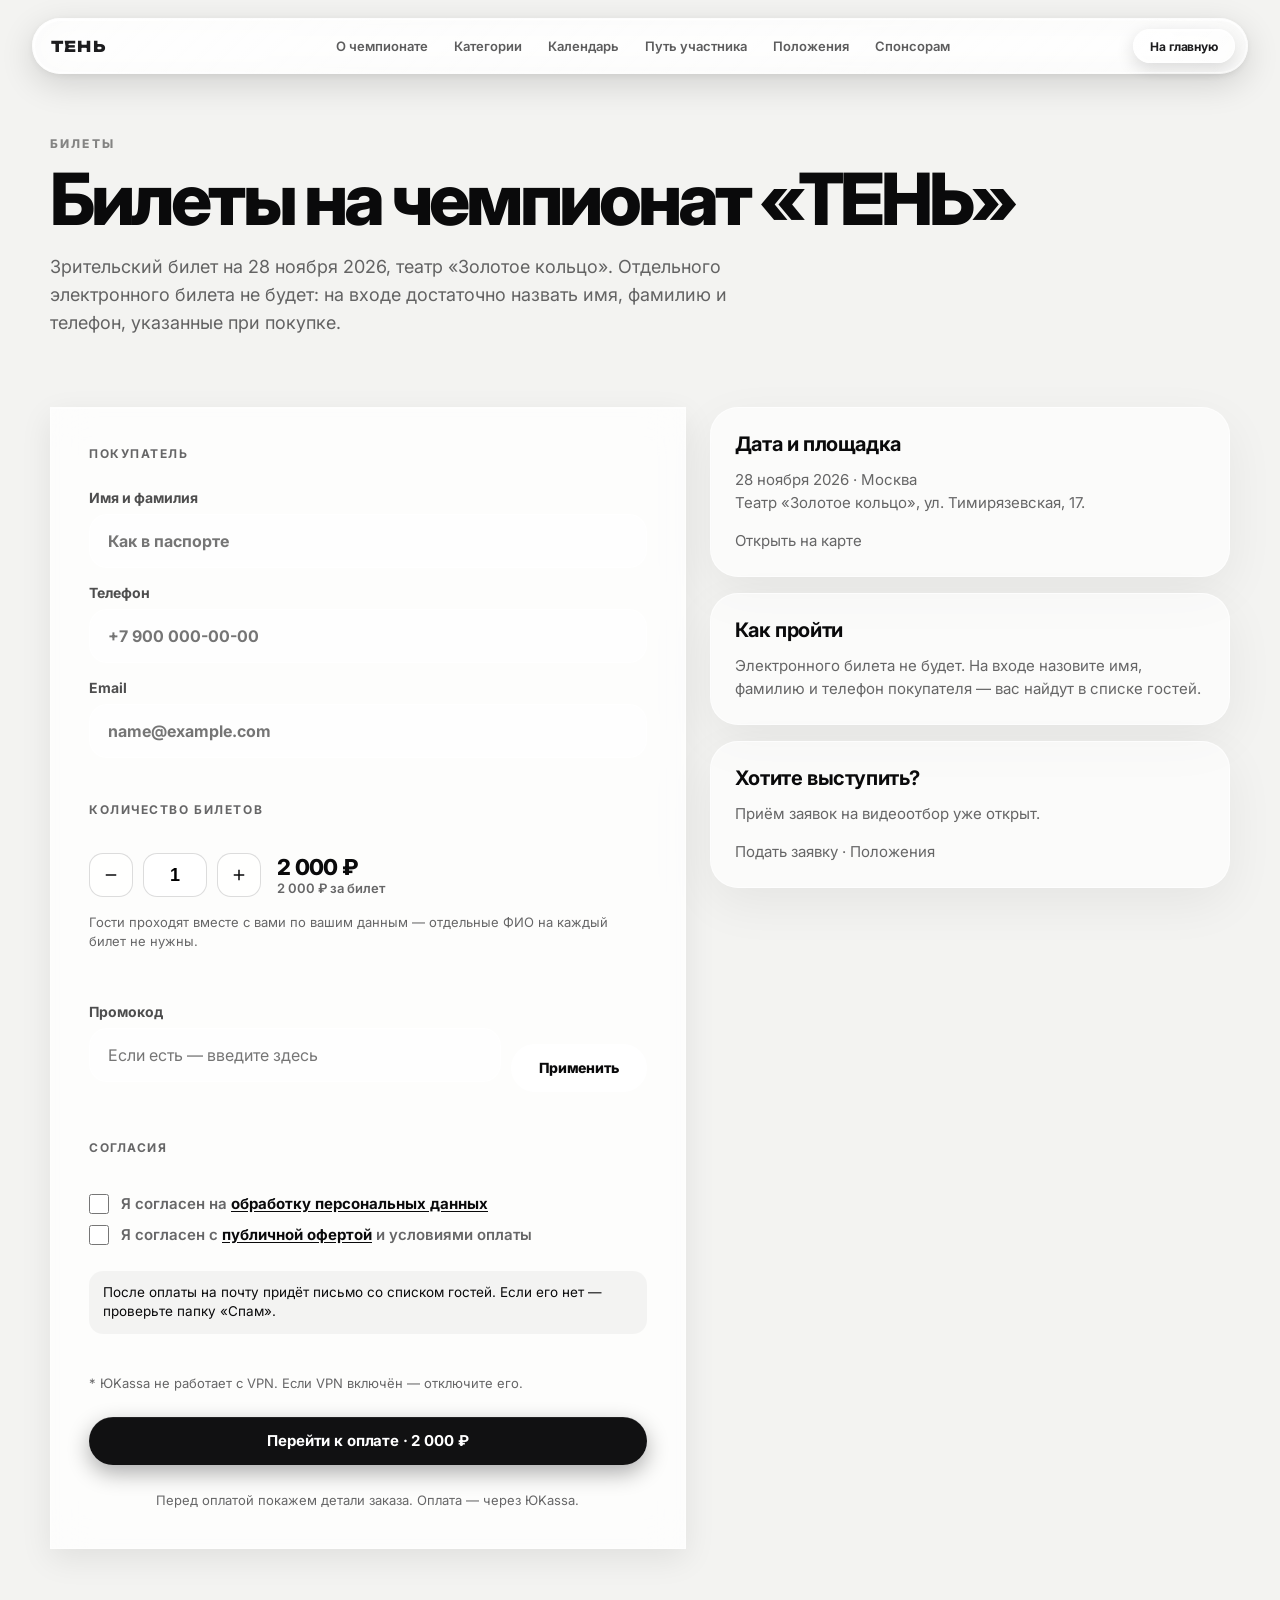
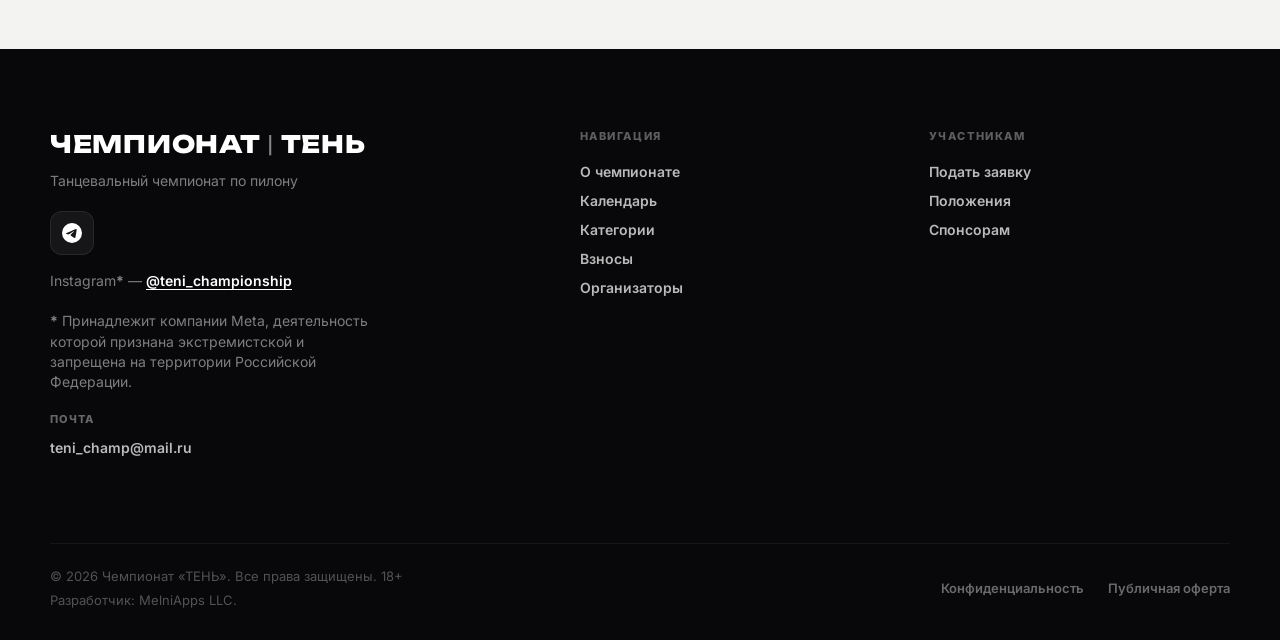
<file: tickets.html>
<!DOCTYPE html>
<html lang="ru">
<head>
  <meta charset="UTF-8">
  <meta name="viewport" content="width=device-width, initial-scale=1.0">
  <meta name="description" content="Купить зрительский билет на чемпионат по пилону «ТЕНЬ». 28 ноября 2026, Москва, театр «Золотое кольцо». 2000 ₽, оплата онлайн.">
  <meta name="keywords" content="билеты pole dance, билеты чемпионат по пилону, pole dance шоу Москва, билеты танцевальный чемпионат">
  <meta name="theme-color" content="#0a0a0b">
  <title>Билеты на чемпионат по пилону «ТЕНЬ» 2026 — Москва</title>
  <link rel="canonical" href="https://чемпионат-тень.рф/tickets.html">
  <link rel="icon" href="/favicon.ico" sizes="any">
  <link rel="icon" href="assets/favicon.svg" type="image/svg+xml">
  <link rel="icon" type="image/png" sizes="96x96" href="assets/icons/favicon-96x96.png">
  <link rel="apple-touch-icon" href="assets/icons/apple-touch-icon.png">
  <link rel="manifest" href="manifest.webmanifest">
  <meta name="mobile-web-app-capable" content="yes">
  <meta name="apple-mobile-web-app-capable" content="yes">
  <meta name="apple-mobile-web-app-status-bar-style" content="black-translucent">
  <meta name="apple-mobile-web-app-title" content="ТЕНЬ">
  <meta property="og:type" content="website">
  <meta property="og:locale" content="ru_RU">
  <meta property="og:site_name" content="Чемпионат по пилону «ТЕНЬ»">
  <meta property="og:title" content="Билеты на чемпионат по пилону «ТЕНЬ» 2026">
  <meta property="og:description" content="Зрительский билет: 2000 ₽. 28 ноября 2026, театр «Золотое кольцо».">
  <meta property="og:url" content="https://чемпионат-тень.рф/tickets.html">
  <meta property="og:image" content="https://xn----7sbocmxidei1bb9cwe.xn--p1ai/assets/og-hero.jpg">
  <link rel="preconnect" href="https://fonts.googleapis.com">
  <link rel="preconnect" href="https://fonts.gstatic.com" crossorigin>
  <link href="https://fonts.googleapis.com/css2?family=Inter:wght@400;500;600;700;800&family=Unbounded:wght@600;700;800&display=swap" rel="stylesheet">
  <link rel="stylesheet" href="styles.css?v=20261006a">
</head>
<body class="inner-page">
  <div class="page-shell">
    <header class="site-header glass-panel is-scrolled" data-header>
      <a class="brand" href="index.html" aria-label="ТЕНЬ - на главную">ТЕНЬ</a>
      <nav class="desktop-nav" aria-label="Главная навигация">
        <a href="index.html#about">О чемпионате</a>
        <a href="index.html#categories">Категории</a>
        <a href="index.html#calendar">Календарь</a>
        <a href="index.html#path">Путь участника</a>
        <a href="rules.html">Положения</a>
        <a href="sponsors.html">Спонсорам</a>
      </nav>
      <div class="header-actions">
        <a class="btn btn-small btn-dark" href="index.html">На главную</a>
        <button class="menu-button" type="button" data-menu-button aria-label="Открыть меню"><span></span><span></span><span></span></button>
      </div>
    </header>

    <div class="mobile-menu glass-panel" data-mobile-menu>
      <a href="index.html#about">О чемпионате</a>
      <a href="index.html#categories">Категории</a>
      <a href="index.html#calendar">Календарь</a>
      <a href="index.html#path">Путь участника</a>
      <a href="rules.html">Положения</a>
      <a href="sponsors.html">Спонсорам</a>
      <a href="tickets.html">Билеты</a>
      <a href="apply.html">Подать заявку</a>
    </div>

    <main>
      <section class="inner-hero">
        <span class="section-kicker">Билеты</span>
        <h1>Билеты на чемпионат «ТЕНЬ»</h1>
        <p class="page-lead">Зрительский билет на 28 ноября 2026, театр «Золотое кольцо». Отдельного электронного билета не будет: на входе достаточно назвать имя, фамилию и телефон, указанные при покупке.</p>
      </section>

      <div class="apply-layout">
        <section class="glass-card form-shell">
          <form class="apply-form" id="ticket-form" novalidate>
            <div class="form-section-title">Покупатель</div>
            <label>
              <span>Имя и фамилия</span>
              <input type="text" name="fullName" placeholder="Как в паспорте" required autocomplete="name">
            </label>
            <label>
              <span>Телефон</span>
              <input type="tel" name="phone" placeholder="+7 900 000-00-00" required autocomplete="tel">
            </label>
            <label>
              <span>Email</span>
              <input type="email" name="email" placeholder="name@example.com" required autocomplete="email">
            </label>

            <div class="form-section-title" style="margin-top:28px;">Количество билетов</div>
            <div class="qty-row">
              <button type="button" class="qty-btn" id="qty-minus" aria-label="Меньше">
                <svg viewBox="0 0 24 24" width="18" height="18" aria-hidden="true"><path fill="currentColor" d="M5 11h14v2H5z"/></svg>
              </button>
              <input type="number" name="quantity" id="ticket-qty" value="1" min="1" max="10" inputmode="numeric">
              <button type="button" class="qty-btn" id="qty-plus" aria-label="Больше">
                <svg viewBox="0 0 24 24" width="18" height="18" aria-hidden="true"><path fill="currentColor" d="M11 5h2v6h6v2h-6v6h-2v-6H5v-2h6z"/></svg>
              </button>
              <div class="qty-price">
                <span class="qty-price-now" id="ticket-total">2 000 ₽</span>
                <span class="qty-price-note" id="ticket-unit-note">2 000 ₽ за билет</span>
              </div>
            </div>
            <p class="form-section-hint">Гости проходят вместе с вами по вашим данным — отдельные ФИО на каждый билет не нужны.</p>

            <div class="promo-box">
              <label class="promo-label" for="ticket-promo">Промокод</label>
              <div class="promo-row">
                <input type="text" id="ticket-promo" name="promoCode" class="field promo-input"
                       placeholder="Если есть — введите здесь" autocomplete="off"
                       autocapitalize="characters" autocorrect="off" spellcheck="false" inputmode="text">
                <button type="button" id="ticket-promo-apply" class="btn btn-ghost promo-btn">Применить</button>
              </div>
              <p class="promo-status" id="ticket-promo-status" role="status" aria-live="polite" hidden></p>
            </div>

            <div class="form-section-title" style="margin-top:28px;">Согласия</div>
            <div class="checkbox-list">
              <label><input type="checkbox" name="privacy" required> Я согласен на <a href="privacy.html">обработку персональных данных</a></label>
              <label><input type="checkbox" name="offer" required> Я согласен с <a href="offer.html">публичной офертой</a> и условиями оплаты</label>
            </div>

            <p class="form-mail-note">После оплаты на почту придёт письмо со списком гостей. Если его нет — проверьте папку «Спам».</p>
            <p class="pay-vpn-note">* ЮKassa не работает с VPN. Если VPN включён — отключите его.</p>
            <button class="btn btn-dark" type="submit" id="ticket-submit">Перейти к оплате · 2 000 ₽</button>
            <p class="form-hint-under-btn">Перед оплатой покажем детали заказа. Оплата — через ЮKassa.</p>
            <p class="form-status" id="ticket-status" role="status" aria-live="polite" hidden></p>
          </form>
        </section>

        <aside class="apply-aside">
          <div class="apply-info-card">
            <h2>Дата и площадка</h2>
            <p>28 ноября 2026 · Москва<br>Театр «Золотое кольцо», ул. Тимирязевская, 17.</p>
            <p style="margin-top:14px;"><a href="https://yandex.ru/maps/?text=Москва,+ул.+Тимирязевская,+17" target="_blank" rel="noopener noreferrer">Открыть на карте</a></p>
          </div>
          <div class="apply-info-card">
            <h2>Как пройти</h2>
            <p>Электронного билета не будет. На входе назовите имя, фамилию и телефон покупателя — вас найдут в списке гостей.</p>
          </div>
          <div class="apply-info-card">
            <h2>Хотите выступить?</h2>
            <p>Приём заявок на видеоотбор уже открыт.</p>
            <p style="margin-top:14px;"><a href="apply.html">Подать заявку</a> · <a href="rules.html">Положения</a></p>
          </div>
        </aside>
      </div>

      <footer class="site-footer">
        <div class="footer-container">
          <div class="footer-grid">
            <div class="footer-brand">
              <span class="footer-logo">ЧЕМПИОНАТ <span class="footer-logo-sep">|</span> ТЕНЬ</span>
              <p>Танцевальный чемпионат по пилону</p>
              <div class="footer-socials">
                <a href="https://telegram.me/teni_champ" target="_blank" rel="noopener noreferrer" class="social-icon-btn" aria-label="Telegram"><svg viewBox="0 0 24 24" aria-hidden="true"><path fill="currentColor" d="M11.944 0A12 12 0 0 0 0 12a12 12 0 0 0 12 12 12 12 0 0 0 12-12A12 12 0 0 0 12 0a12 12 0 0 0-.056 0zm4.962 7.224c.1-.002.321.023.465.14a.506.506 0 0 1 .171.325c.016.093.036.306.02.472-.18 1.898-.962 6.502-1.36 8.627-.168.9-.499 1.201-.82 1.23-.696.065-1.225-.46-1.9-.902-1.056-.693-1.653-1.124-2.678-1.8-1.185-.78-.417-1.21.258-1.91.177-.184 3.247-2.977 3.307-3.23.007-.032.014-.15-.056-.212s-.174-.041-.249-.024c-.106.024-1.793 1.14-5.061 3.345-.48.33-.913.49-1.302.48-.428-.008-1.252-.241-1.865-.44-.752-.245-1.349-.374-1.297-.789.027-.216.325-.437.893-.663 3.498-1.524 5.83-2.529 6.998-3.014 3.332-1.386 4.025-1.627 4.476-1.635z"/></svg></a>
              </div>
              <div class="footer-social-note">
                <p class="footer-social-line">Instagram<span class="footer-note-mark" aria-hidden="true">*</span> — <a href="https://www.instagram.com/teni_championship" target="_blank" rel="noopener noreferrer">@teni_championship</a></p>
                <p class="footer-disclaimer"><span class="footer-disclaimer-mark">*</span> Принадлежит компании Meta, деятельность которой признана экстремистской и запрещена на территории Российской Федерации.</p>
              </div>
              <div class="footer-contact">
                <span class="footer-contact-label">Почта</span>
                <p class="footer-email"><a href="mailto:teni_champ@mail.ru">teni_champ@mail.ru</a></p>
              </div>
            </div>
            <div class="footer-col">
              <h4>Навигация</h4>
              <a href="index.html#about">О чемпионате</a>
              <a href="index.html#calendar">Календарь</a>
              <a href="index.html#categories">Категории</a>
              <a href="index.html#fees">Взносы</a>
              <a href="index.html#team">Организаторы</a>
            </div>
            <div class="footer-col">
              <h4>Участникам</h4>
              <a href="apply.html">Подать заявку</a>
              <a href="rules.html">Положения</a>
              <a href="sponsors.html">Спонсорам</a>
            </div>
          </div>
          <div class="footer-bottom">
            <div class="footer-copy">
              <p>© 2026 Чемпионат «ТЕНЬ». Все права защищены. 18+</p>
              <a class="footer-dev" href="https://melniapps.com" target="_blank" rel="noopener noreferrer">Разработчик: MelniApps LLC.</a>
            </div>
            <div class="footer-legal">
              <a href="privacy.html">Конфиденциальность</a>
              <a href="offer.html">Публичная оферта</a>
            </div>
          </div>
        </div>
      </footer>
    </main>
  </div>

  <nav class="tabbar" aria-label="Мобильная навигация">
    <a class="tab" href="index.html#top" data-tab="home">
      <svg viewBox="0 0 24 24" aria-hidden="true"><path fill="currentColor" d="M12 3.1 3 10.2V21h6v-6h6v6h6V10.2L12 3.1z"/></svg>
      <span>Главная</span>
    </a>
    <a class="tab" href="index.html#calendar" data-tab="calendar">
      <svg viewBox="0 0 24 24" aria-hidden="true"><path fill="currentColor" d="M7 2v2H5a2 2 0 0 0-2 2v13a2 2 0 0 0 2 2h14a2 2 0 0 0 2-2V6a2 2 0 0 0-2-2h-2V2h-2v2H9V2H7zm12 7v10H5V9h14z"/></svg>
      <span>Даты</span>
    </a>
    <a class="tab is-active" href="tickets.html" data-tab="tickets">
      <svg viewBox="0 0 24 24" aria-hidden="true"><path fill="currentColor" d="M4 5h16a2 2 0 0 1 2 2v3a2 2 0 0 0 0 4v3a2 2 0 0 1-2 2H4a2 2 0 0 1-2-2v-3a2 2 0 0 0 0-4V7a2 2 0 0 1 2-2zm11 2v10h2V7h-2z"/></svg>
      <span>Билеты</span>
    </a>
    <a class="tab" href="rules.html" data-tab="rules">
      <svg viewBox="0 0 24 24" aria-hidden="true"><path fill="currentColor" d="M6 2h9l5 5v13a2 2 0 0 1-2 2H6a2 2 0 0 1-2-2V4a2 2 0 0 1 2-2zm8 1.5V8h4.5L14 3.5zM8 12h8v2H8v-2zm0 4h8v2H8v-2z"/></svg>
      <span>Положения</span>
    </a>
    <a class="tab" href="apply.html" data-tab="apply">
      <svg viewBox="0 0 24 24" aria-hidden="true"><path fill="currentColor" d="M19 3h-4.18C14.4 1.84 13.3 1 12 1s-2.4.84-2.82 2H5a2 2 0 0 0-2 2v14a2 2 0 0 0 2 2h14a2 2 0 0 0 2-2V5a2 2 0 0 0-2-2zm-7 0a1 1 0 1 1 0 2 1 1 0 0 1 0-2zm-2 14-4-4 1.41-1.41L10 14.17l6.59-6.59L18 9l-8 8z"/></svg>
      <span>Заявка</span>
    </a>
    <button class="tab" type="button" data-menu-button data-tab="more" aria-label="Ещё">
      <svg viewBox="0 0 24 24" aria-hidden="true"><path fill="currentColor" d="M5 10a2 2 0 1 0 0 4 2 2 0 0 0 0-4zm7 0a2 2 0 1 0 0 4 2 2 0 0 0 0-4zm7 0a2 2 0 1 0 0 4 2 2 0 0 0 0-4z"/></svg>
      <span>Ещё</span>
    </button>
  </nav>

  <div class="ticket-modal-backdrop" id="ticket-modal" hidden>
    <div class="ticket-modal glass-card" role="dialog" aria-modal="true" aria-labelledby="ticket-modal-title">
      <h2 id="ticket-modal-title">Подтвердите заказ</h2>
      <dl class="ticket-modal-grid" id="ticket-modal-details"></dl>
      <div class="ticket-modal-notes">
        <p>Отдельного электронного билета не будет. На входе назовите имя, фамилию и телефон — вас найдут в списке гостей.</p>
        <p>Если покупаете несколько билетов, гости проходят вместе с вами по вашим данным.</p>
        <p>После оплаты письмо придёт на почту. Если его нет во «Входящих» — проверьте «Спам».</p>
      </div>
      <p class="pay-vpn-note">* ЮKassa не работает с VPN. Если VPN включён — отключите его.</p>
      <div class="ticket-modal-actions">
        <button type="button" class="btn btn-ghost" id="ticket-modal-cancel">Назад</button>
        <button type="button" class="btn btn-dark" id="ticket-modal-pay">Перейти к оплате</button>
      </div>
    </div>
  </div>

  <script src="config.js?v=20260914e"></script>
  <script src="script.js?v=20260914k"></script>
  <script src="tickets.js?v=20260908b"></script>
</body>
</html>
</file>
<file: styles.css>
:root {
  --bg: #f3f3f1;
  --ink: #0a0a0b;
  --muted: rgba(10, 10, 11, 0.62);
  --soft: rgba(255, 255, 255, 0.58);
  --glass: rgba(255, 255, 255, 0.22);
  --glass-strong: rgba(255, 255, 255, 0.46);
  --border: rgba(255, 255, 255, 0.54);
  --dark-glass: rgba(12, 12, 14, 0.44);
  --shadow: 0 24px 90px rgba(0, 0, 0, 0.16);
  --radius-xl: 38px;
  --radius-lg: 28px;
  --radius-md: 20px;
  --max: 1180px;
}

* {
  box-sizing: border-box;
}

html {
  scroll-behavior: smooth;
  scroll-padding-top: 110px;
  /* Не даём мобильным браузерам самовольно менять масштаб текста. */
  -webkit-text-size-adjust: 100%;
  text-size-adjust: 100%;
}

body {
  margin: 0;
  font-family: Inter, -apple-system, BlinkMacSystemFont, "SF Pro Display", "Segoe UI", sans-serif;
  color: var(--ink);
  background: var(--bg);
  min-height: 100vh;
  min-height: 100svh;
}

body.menu-open,
body.ai-open {
  overflow: hidden;
}

a {
  color: inherit;
  text-decoration: none;
}

button,
a {
  -webkit-tap-highlight-color: transparent;
}

img {
  display: block;
  max-width: 100%;
}

.page-shell {
  width: 100%;
  margin: 0;
  padding: 0;
  overflow-x: hidden;
}

/* Clean Apple frosted glass (used for content cards, etc.) */
.glass-panel,
.glass-card {
  border: 1px solid rgba(255, 255, 255, 0.42);
  background: rgba(255, 255, 255, 0.78);
  box-shadow:
    inset 0 1px 0 rgba(255, 255, 255, 0.5),
    0 10px 30px rgba(0, 0, 0, 0.08);
  backdrop-filter: blur(20px) saturate(180%);
  -webkit-backdrop-filter: blur(20px) saturate(180%);
}

.site-header {
  position: fixed;
  top: 18px;
  left: 50%;
  z-index: 50;
  display: grid;
  grid-template-columns: 1fr auto 1fr;
  align-items: center;
  width: min(100% - 64px, 1220px);
  padding: 10px 12px 10px 18px;
  border-radius: 999px;
  transform: translateX(-50%);
  transition: background 0.4s ease, box-shadow 0.4s ease, border-color 0.4s ease,
    backdrop-filter 0.4s ease, padding 0.3s ease, width 0.3s ease, top 0.3s ease;
  isolation: isolate;

  /* Верх страницы: едва заметное стекло поверх hero */
  background: rgba(255, 255, 255, 0.05);
  border: 1px solid rgba(255, 255, 255, 0.12);
  box-shadow: inset 0 1px 0 rgba(255, 255, 255, 0.2);
  backdrop-filter: blur(8px) saturate(150%);
  -webkit-backdrop-filter: blur(8px) saturate(150%);
}

/* Liquid Glass (iOS 26): прозрачность + сильный блюр + бликовая кромка + глубина */
.site-header.is-scrolled {
  border: 1px solid rgba(255, 255, 255, 0.35);
  background: linear-gradient(
    135deg,
    rgba(255, 255, 255, 0.55) 0%,
    rgba(255, 255, 255, 0.32) 100%
  );
  box-shadow:
    inset 0 1px 1px rgba(255, 255, 255, 0.95),
    inset 0 -1px 2px rgba(255, 255, 255, 0.4),
    inset 0 0 14px rgba(255, 255, 255, 0.14),
    0 10px 34px rgba(0, 0, 0, 0.14),
    0 2px 8px rgba(0, 0, 0, 0.06);
  backdrop-filter: blur(22px) saturate(190%) brightness(1.08);
  -webkit-backdrop-filter: blur(22px) saturate(190%) brightness(1.08);
}

/* Бликовая кромка (specular rim) — тонкое светящееся ребро стекла */
.site-header.is-scrolled::after {
  content: "";
  position: absolute;
  inset: 0;
  z-index: 3;
  border-radius: inherit;
  padding: 1.5px;
  background: linear-gradient(
    130deg,
    rgba(255, 255, 255, 0.95) 0%,
    rgba(255, 255, 255, 0) 28%,
    rgba(255, 255, 255, 0) 68%,
    rgba(255, 255, 255, 0.6) 100%
  );
  -webkit-mask:
    linear-gradient(#000 0 0) content-box,
    linear-gradient(#000 0 0);
  mask:
    linear-gradient(#000 0 0) content-box,
    linear-gradient(#000 0 0);
  -webkit-mask-composite: xor;
  mask-composite: exclude;
  pointer-events: none;
}

.brand {
  color: #ffffff;
  font-family: "Unbounded", "Inter", system-ui, sans-serif;
  font-size: 15px;
  font-weight: 800;
  letter-spacing: 0.08em;
  line-height: 1;
  text-transform: uppercase;
  transition: color 0.3s ease, opacity 0.2s ease;
}

.site-header.is-scrolled .brand {
  color: #1d1d1f;
}

.desktop-nav {
  display: flex;
  gap: 26px;
  align-items: center;
  color: rgba(255, 255, 255, 0.78); /* Start as light */
  font-size: 13px;
  font-weight: 600;
  transition: color 0.3s ease;
}

.site-header.is-scrolled .desktop-nav {
  color: rgba(29, 29, 31, 0.72); /* Becomes dark on scroll */
}

.desktop-nav a,
.header-link {
  color: inherit;
  transition: color 0.3s ease, opacity 0.2s ease;
}

.desktop-nav a:hover,
.header-link:hover {
  color: #ffffff;
  opacity: 1;
}

.site-header.is-scrolled .desktop-nav a:hover,
.site-header.is-scrolled .header-link:hover {
  color: #000000;
  opacity: 1;
}

.header-actions {
  display: flex;
  justify-content: flex-end;
  align-items: center;
  gap: 12px;
}

.header-link {
  color: rgba(255, 255, 255, 0.78); /* Start light */
  font-size: 13px;
  font-weight: 600;
  transition: color 0.3s ease;
}

.site-header.is-scrolled .header-link {
  color: rgba(29, 29, 31, 0.72); /* Scroll dark */
}

.menu-button {
  display: none;
  border: 0;
  color: #ffffff; /* Start light */
  background: transparent;
  font: inherit;
  font-size: 13px;
  font-weight: 700;
  transition: color 0.3s ease;
}

.site-header.is-scrolled .menu-button {
  color: #1d1d1f; /* Scroll dark */
}

.mobile-menu {
  position: fixed;
  top: 82px;
  left: 22px;
  right: 22px;
  z-index: 49;
  display: none;
  flex-direction: column;
  gap: 8px;
  padding: 16px;
  border-radius: 24px;
}

.mobile-menu a {
  padding: 14px 16px;
  border-radius: 18px;
  background: rgba(255, 255, 255, 0.24);
  font-weight: 700;
}

.btn {
  display: inline-flex;
  align-items: center;
  justify-content: center;
  min-height: 48px;
  padding: 0 24px;
  border: 0;
  border-radius: 999px;
  cursor: pointer;
  font: inherit;
  font-size: 15px;
  font-weight: 700;
  letter-spacing: -0.01em;
  transition: transform 0.22s cubic-bezier(0.2, 0.8, 0.2, 1), box-shadow 0.22s ease, background 0.22s ease;
}

.btn:hover {
  transform: scale(1.025);
}

.btn-small {
  min-height: 34px;
  padding: 0 16px;
  font-size: 12px;
}

.btn-dark {
  color: #ffffff;
  background: #111112;
  box-shadow:
    inset 0 0.5px 0 rgba(255, 255, 255, 0.15),
    0 8px 22px rgba(0, 0, 0, 0.32);
}

.btn-light {
  color: #000000;
  background: #ffffff;
  box-shadow: 0 10px 24px rgba(0, 0, 0, 0.22);
}

.btn-light:hover {
  background: #f5f5f7;
}

.btn-glass {
  color: #ffffff;
  background: #1d1d1f;
  border: 1px solid rgba(255, 255, 255, 0.2);
  box-shadow: 0 10px 24px rgba(0, 0, 0, 0.24);
}

.btn-glass:hover {
  background: #2c2c2e;
}

/* Неактивная кнопка «Купить билет» — видна, но пока недоступна */
.btn-soon {
  color: rgba(255, 255, 255, 0.85);
  background: rgba(255, 255, 255, 0.1);
  border: 1px solid rgba(255, 255, 255, 0.22);
  text-decoration: none;
  position: relative;
}
.site-header.is-scrolled .btn-soon {
  color: rgba(29, 29, 31, 0.55);
  background: rgba(0, 0, 0, 0.05);
  border-color: rgba(0, 0, 0, 0.12);
}
.mobile-menu-soon {
  padding: 14px 16px;
  border-radius: 18px;
  background: rgba(255, 255, 255, 0.1);
  color: rgba(255, 255, 255, 0.55);
  font-weight: 700;
  cursor: not-allowed;
}

.hero {
  position: relative;
  display: flex;
  flex-direction: column;
  justify-content: flex-end;
  align-items: center;
  width: 100%;
  height: 100vh;
  height: 100svh;
  min-height: 600px;
  margin: 0;
  padding-bottom: 56px;
  overflow: hidden;
  border-radius: 0;
  box-shadow: none;
  isolation: isolate;
  background-color: #050505;
}

.hero-media {
  position: absolute;
  inset: 0;
  z-index: -3;
}

.hero-media img {
  width: 100%;
  height: 100%;
  object-fit: cover;
}

.hero-vignette {
  position: absolute;
  inset: 0;
  z-index: -2;
  background:
    linear-gradient(180deg, rgba(0, 0, 0, 0.06) 0%, rgba(0, 0, 0, 0.04) 30%, rgba(0, 0, 0, 0.82) 100%),
    radial-gradient(circle at 50% 58%, rgba(0, 0, 0, 0) 0%, rgba(0, 0, 0, 0.06) 52%, rgba(0, 0, 0, 0.4) 100%);
}

.hero-content {
  position: relative;
  z-index: 2;
  display: flex;
  flex-direction: column;
  align-items: center;
  width: min(760px, calc(100% - 44px));
  color: #fff;
  text-align: center;
}

.hero-pills {
  display: flex;
  flex-wrap: wrap;
  justify-content: center;
  gap: 8px;
  margin-bottom: 18px;
}

.glass-pill {
  display: inline-flex;
  min-height: 32px;
  align-items: center;
  padding: 0 16px;
  border-radius: 999px;
  border: 0;
  color: #000000;
  background: #ffffff;
  box-shadow: 0 8px 20px rgba(0, 0, 0, 0.18);
  font-size: 13px;
  font-weight: 700;
  letter-spacing: -0.01em;
}

.eyebrow,
.section-kicker {
  margin: 0;
  color: rgba(255, 255, 255, 0.78);
  font-size: 12px;
  font-weight: 800;
  letter-spacing: 0.18em;
  text-transform: uppercase;
}

.hero h1 {
  margin: 8px 0 0;
  font-size: clamp(68px, 12vw, 176px);
  line-height: 0.82;
  font-weight: 800;
  letter-spacing: -0.09em;
  text-shadow: 0 22px 60px rgba(0, 0, 0, 0.34);
}

.hero h1.hero-title-brand {
  font-size: clamp(38px, 6.2vw, 82px);
  letter-spacing: -0.03em;
  line-height: 0.98;
  overflow-wrap: break-word;
}

.hero-title-sep {
  font-weight: 300;
  opacity: 0.5;
  margin: 0 0.06em;
}

.hero-lead {
  margin: 22px 0 0;
  font-size: clamp(27px, 4.4vw, 60px);
  line-height: 1;
  font-weight: 700;
  letter-spacing: -0.055em;
}

.hero-meta {
  max-width: 620px;
  margin: 28px 0 0;
  color: rgba(255, 255, 255, 0.78);
  font-size: clamp(15px, 1.6vw, 20px);
  line-height: 1.45;
}

.hero-actions {
  display: flex;
  gap: 12px;
  justify-content: center;
  margin-top: 28px;
}

/* ── Editorial sections ── */

.section {
  width: min(100% - 48px, var(--max));
  margin: 140px auto 0;
}

#about {
  margin-top: 180px;
}

.editorial-heading {
  display: grid;
  grid-template-columns: 0.35fr 1fr;
  gap: 48px;
  align-items: end;
  margin-bottom: 64px;
  padding-bottom: 32px;
  border-bottom: 1px solid rgba(10, 10, 11, 0.12);
}

.section-kicker {
  color: rgba(10, 10, 11, 0.48);
  font-size: 12px;
  font-weight: 800;
  letter-spacing: 0.18em;
  text-transform: uppercase;
}

/* Заголовок-подпись: без крупного h2, только мелкая функциональная подпись */
.editorial-heading--label {
  grid-template-columns: 1fr;
  gap: 0;
  align-items: start;
  margin-bottom: 40px;
  padding-bottom: 22px;
}

.editorial-heading--label .section-kicker {
  color: rgba(10, 10, 11, 0.62);
  font-size: 13px;
}

.section-dark .editorial-heading--label .section-kicker {
  color: rgba(255, 255, 255, 0.68);
}

/* Выравнивание текста по ширине */
.editorial-lead--justify p {
  text-align: justify;
  text-align-last: left;
  hyphens: auto;
}

.section h2 {
  margin: 0;
  font-size: clamp(32px, 5vw, 64px);
  line-height: 1.05;
  letter-spacing: -0.055em;
  font-weight: 800;
}

.editorial-grid {
  display: grid;
  grid-template-columns: 1.2fr 0.8fr;
  gap: clamp(32px, 6vw, 88px);
  align-items: start;
}

/* Сетка концепта с карточками снизу */
.concept-layout {
  display: flex;
  flex-direction: column;
  gap: 56px;
}

.concept-layout .editorial-lead {
  max-width: 820px;
}

.concept-widget-section {
  margin-top: 96px;
  margin-bottom: 96px;
}

.concept-widget-section + .section {
  margin-top: 0;
}

.concept-widget {
  position: relative;
  width: 100%;
  height: 580px;
  border-radius: 36px;
  overflow: hidden;
  border: 1.5px solid rgba(255, 255, 255, 0.42);
  box-shadow: 
    inset 0 1px 0 rgba(255, 255, 255, 0.5),
    0 24px 70px rgba(0, 0, 0, 0.15);
  display: flex;
  align-items: flex-end;
  padding: 56px 48px;
  isolation: isolate;
  background-color: #0c0c0e;
}

.concept-widget-bg {
  position: absolute;
  inset: 0;
  width: 100%;
  height: 100%;
  object-fit: cover;
  object-position: center 30%;
  z-index: -2;
  transition: transform 0.6s cubic-bezier(0.2, 0.8, 0.2, 1);
}

.concept-widget:hover .concept-widget-bg {
  transform: scale(1.03);
}

.concept-widget-overlay {
  position: absolute;
  inset: 0;
  background: linear-gradient(180deg, rgba(0, 0, 0, 0.1) 0%, rgba(0, 0, 0, 0.4) 60%, rgba(0, 0, 0, 0.75) 100%);
  z-index: -1;
}

.concept-widget-cards {
  display: grid;
  grid-template-columns: 1fr 1fr;
  gap: 24px;
  width: 100%;
  z-index: 2;
}

.widget-card {
  border: none;
  background: transparent;
  box-shadow: none;
  backdrop-filter: none;
  -webkit-backdrop-filter: none;
  padding: 0;
  border-radius: 0;
  transition: transform 0.3s ease;
}

.widget-card:hover {
  transform: translateY(-4px);
  background: transparent;
  border-color: transparent;
}

.widget-card h3 {
  margin: 0 0 10px;
  font-family: "Unbounded", "Inter", sans-serif;
  font-size: 18px;
  font-weight: 700;
  letter-spacing: -0.02em;
  text-transform: uppercase;
  color: #ffffff;
}

.widget-card p {
  margin: 0;
  font-size: 15px;
  line-height: 1.55;
  color: rgba(255, 255, 255, 0.8);
}

.editorial-lead p {
  margin: 0;
  font-size: clamp(20px, 2.4vw, 30px);
  line-height: 1.28;
  letter-spacing: -0.03em;
  color: var(--ink);
}

.editorial-side {
  display: flex;
  flex-direction: column;
  gap: 36px;
}

.editorial-media {
  aspect-ratio: 4 / 5;
}

.editorial-note h3 {
  margin: 0 0 8px;
  font-size: 14px;
  font-weight: 800;
  letter-spacing: 0.06em;
  text-transform: uppercase;
  color: rgba(10, 10, 11, 0.5);
}

.editorial-note p {
  margin: 0;
  font-size: 17px;
  line-height: 1.5;
  color: var(--ink);
}

/* ── App Store Event Card (Дата и площадка) ── */

.event-card {
  background: #08080a;
  border-radius: 32px;
  border: 1.5px solid rgba(255, 255, 255, 0.08);
  overflow: hidden;
  box-shadow:
    inset 0 1px 0 rgba(255, 255, 255, 0.05),
    0 30px 80px rgba(0, 0, 0, 0.28);
  max-width: 920px;
  margin: 0 auto;
  width: 100%;
}

.event-card-media {
  position: relative;
  width: 100%;
  height: 480px;
  background: #000;
  overflow: hidden;
}

.event-card-img {
  width: 100%;
  height: 100%;
  object-fit: cover;
  position: absolute;
  inset: 0;
  z-index: 1;
}

.event-media-placeholder {
  position: absolute;
  inset: 0;
  background: radial-gradient(circle at 50% 35%, #2a2a32 0%, #08080a 75%);
  display: flex;
  flex-direction: column;
  align-items: center;
  justify-content: center;
  z-index: 0;
}

.event-media-placeholder .spotlight {
  position: absolute;
  top: 0;
  width: 300px;
  height: 300px;
  background: radial-gradient(circle, rgba(255, 255, 255, 0.08) 0%, transparent 70%);
  filter: blur(20px);
  pointer-events: none;
}

.event-media-placeholder .placeholder-text {
  font-family: "Unbounded", "Inter", sans-serif;
  font-size: clamp(20px, 3.5vw, 28px);
  font-weight: 800;
  letter-spacing: -0.04em;
  color: rgba(255, 255, 255, 0.22);
  text-transform: uppercase;
  z-index: 2;
  text-align: center;
  padding: 0 20px;
}

.event-card-body {
  padding: 48px;
  background: #08080a;
}

.event-kicker {
  font-size: 11px;
  font-weight: 800;
  letter-spacing: 0.16em;
  text-transform: uppercase;
  color: rgba(255, 255, 255, 0.44);
  margin-bottom: 12px;
  display: block;
}

.event-title {
  font-family: "Unbounded", "Inter", sans-serif;
  font-size: clamp(32px, 5vw, 48px);
  line-height: 1.1;
  font-weight: 800;
  letter-spacing: -0.05em;
  color: #ffffff;
  margin: 0 0 18px;
}

.event-description {
  font-size: clamp(16px, 2vw, 19px);
  line-height: 1.55;
  color: rgba(255, 255, 255, 0.72);
  margin: 0 0 38px;
  max-width: 680px;
}

.event-card-divider {
  height: 1.5px;
  background: rgba(255, 255, 255, 0.08);
  margin-bottom: 32px;
  width: 100%;
}

.event-card-footer {
  display: flex;
  justify-content: space-between;
  align-items: center;
  gap: 20px;
}

.event-footer-left {
  display: flex;
  align-items: center;
  gap: 16px;
}

.event-footer-icon {
  width: 48px;
  height: 48px;
  background: linear-gradient(135deg, #222226, #0e0e11);
  border-radius: 12px;
  border: 1px solid rgba(255, 255, 255, 0.12);
  display: flex;
  align-items: center;
  justify-content: center;
  font-family: "Unbounded", "Inter", sans-serif;
  font-size: 18px;
  font-weight: 800;
  color: #ffffff;
  box-shadow: inset 0 1px 0 rgba(255, 255, 255, 0.15);
}

.event-footer-meta {
  display: flex;
  flex-direction: column;
  gap: 3px;
}

.event-footer-title {
  font-size: 15px;
  font-weight: 700;
  color: #ffffff;
  line-height: 1.2;
}

.event-footer-subtitle {
  font-size: 13px;
  color: rgba(255, 255, 255, 0.48);
  line-height: 1.2;
}

.event-card-btn {
  display: inline-flex;
  align-items: center;
  justify-content: center;
  min-height: 32px;
  padding: 0 22px;
  border-radius: 999px;
  font-size: 13px;
  font-weight: 800;
  color: #ffffff;
  background: rgba(255, 255, 255, 0.12);
  border: 1.5px solid rgba(255, 255, 255, 0.08);
  text-transform: uppercase;
  letter-spacing: 0.04em;
  transition: all 0.22s cubic-bezier(0.2, 0.8, 0.2, 1);
}

.event-card-btn:hover {
  transform: scale(1.035);
  background: rgba(255, 255, 255, 0.22);
  border-color: rgba(255, 255, 255, 0.16);
  box-shadow: 0 8px 24px rgba(0, 0, 0, 0.35);
}

.event-footer-right {
  display: flex;
  align-items: center;
  gap: 10px;
}

/* Основная кнопка «Купить билет» — белая заливка */
.event-card-btn--buy {
  background: #ffffff;
  color: #0a0a0b;
  border-color: #ffffff;
}
.event-card-btn--buy:hover {
  background: #ffffff;
  color: #0a0a0b;
  border-color: #ffffff;
}

/* ── Промо другого проекта («Виновна ли?») ── */
.vinovnali-section {
  margin-bottom: clamp(56px, 9vw, 96px);
}
.promo-card {
  display: flex;
  align-items: stretch;
  gap: 0;
  max-width: 860px;
  margin: 0 auto;
  background: #0d1017;
  border: 1px solid rgba(255, 255, 255, 0.1);
  border-radius: 26px;
  overflow: hidden;
  color: #fff;
  text-decoration: none;
  transition: transform 0.35s cubic-bezier(0.2, 0.8, 0.2, 1),
    box-shadow 0.35s cubic-bezier(0.2, 0.8, 0.2, 1),
    border-color 0.35s ease;
}
.promo-card:hover {
  transform: translateY(-4px);
  box-shadow: 0 26px 70px rgba(0, 0, 0, 0.4);
  border-color: rgba(255, 255, 255, 0.22);
}
.promo-card-media {
  flex: 0 0 auto;
  background: #05070a;
  display: flex;
  align-items: center;
  justify-content: center;
}
.promo-card-media img {
  display: block;
  width: clamp(200px, 26vw, 250px);
  height: auto;
}
.promo-card-body {
  flex: 1;
  min-width: 0;
  padding: 30px 34px;
  display: flex;
  flex-direction: column;
  justify-content: center;
  gap: 10px;
}
.promo-kicker {
  font-size: 11px;
  font-weight: 800;
  letter-spacing: 0.18em;
  text-transform: uppercase;
  color: rgba(255, 255, 255, 0.55);
}
.promo-title {
  margin: 0;
  font-size: clamp(24px, 4vw, 34px);
  font-weight: 800;
  letter-spacing: -0.01em;
  line-height: 1.05;
}
.promo-desc {
  margin: 0;
  font-size: 15px;
  line-height: 1.6;
  color: rgba(255, 255, 255, 0.75);
}
.promo-meta {
  margin: 2px 0 0;
  font-size: 13px;
  color: rgba(255, 255, 255, 0.5);
}
.promo-btn {
  align-self: flex-start;
  margin-top: 16px;
  display: inline-flex;
  align-items: center;
  gap: 6px;
  padding: 12px 28px;
  border-radius: 999px;
  background: #ffffff;
  color: #0a0a0b;
  font-size: 14px;
  font-weight: 800;
  letter-spacing: -0.01em;
  transition: transform 0.25s ease;
}
.promo-card:hover .promo-btn {
  transform: translateX(3px);
}

/* ── Бегущая лента партнёров (чёрный блок) ── */
.partners-band {
  width: 100%;
  margin: 140px 0 0;
  padding: clamp(56px, 8vw, 104px) 0;
  background: #000;
  color: #fff;
  overflow: hidden;
}
.partners-inner {
  width: min(100% - 48px, var(--max));
  margin: 0 auto clamp(36px, 5vw, 60px);
  text-align: center;
}
.partners-inner .section-kicker {
  display: block;
  color: rgba(255, 255, 255, 0.55);
}
.partners-title {
  margin: 10px 0 0;
  color: #fff;
}
.marquee {
  position: relative;
  width: 100%;
  overflow: hidden;
}
.marquee-viewport {
  position: relative;
  width: 100%;
  overflow: hidden;
  -webkit-mask-image: linear-gradient(
    90deg,
    transparent 0,
    #000 10%,
    #000 90%,
    transparent 100%
  );
  mask-image: linear-gradient(
    90deg,
    transparent 0,
    #000 10%,
    #000 90%,
    transparent 100%
  );
}
.marquee-track {
  display: flex;
  align-items: center;
  width: max-content;
  animation: marquee-scroll 34s linear infinite;
}
.marquee-group {
  display: flex;
  align-items: center;
  gap: clamp(56px, 9vw, 120px);
  padding-right: clamp(56px, 9vw, 120px);
}
.marquee:hover .marquee-track {
  animation-play-state: paused;
}
.marquee-logo {
  flex: 0 0 auto;
  height: clamp(56px, 10vw, 88px);
  width: auto;
  opacity: 0.82;
  transition: opacity 0.35s ease, transform 0.35s ease;
}
.marquee-logo:hover {
  opacity: 1;
  transform: scale(1.06);
}
@keyframes marquee-scroll {
  from {
    transform: translateX(0);
  }
  to {
    transform: translateX(-50%);
  }
}
@media (prefers-reduced-motion: reduce) {
  .marquee-track {
    animation: none;
  }
}
@media (max-width: 640px) {
  .promo-card {
    flex-direction: column;
  }
  .promo-card-media {
    padding: 0;
  }
  .promo-card-media img {
    width: 100%;
  }
  .promo-card-body {
    padding: 22px 24px 28px;
  }
  .promo-btn {
    align-self: stretch;
    justify-content: center;
  }
}

/* ── Image slots ── */

.image-slot {
  width: min(100% - 48px, var(--max));
  margin: 100px auto 0;
}

.image-slot.full-width {
  width: min(100% - 48px, 1360px);
}

.image-slot.full-width .image-container {
  aspect-ratio: 21 / 9;
  min-height: 320px;
}

.image-slot.half-width {
  display: grid;
  grid-template-columns: 1fr 1fr;
  gap: 24px;
}

.image-slot.half-width .image-container {
  aspect-ratio: 4 / 5;
}

.image-container {
  position: relative;
  width: 100%;
  background: #000;
  border-radius: 28px;
  overflow: hidden;
  box-shadow: 0 16px 50px rgba(0, 0, 0, 0.12);
  transition: transform 0.35s cubic-bezier(0.2, 0.8, 0.2, 1);
}

.image-container:hover {
  transform: scale(1.015);
}

.slot-img {
  width: 100%;
  height: 100%;
  object-fit: cover;
  display: block;
}

.image-placeholder {
  position: relative;
  width: 100%;
  aspect-ratio: 1 / 1;
  background: #f0f0f0;
  border-radius: 0;
  overflow: hidden;
}

.image-placeholder.square {
  aspect-ratio: 1 / 1;
}

.image-placeholder::after {
  content: attr(data-label);
  position: absolute;
  inset: 0;
  display: flex;
  align-items: center;
  justify-content: center;
  color: rgba(10, 10, 11, 0.35);
  font-size: 13px;
  font-weight: 600;
  letter-spacing: 0.04em;
}

/* ── Dark section panel ── */

.section-dark {
  width: auto;
  max-width: none;
  margin-left: 0;
  margin-right: 0;
  background: var(--ink);
  color: #fff;
  border-radius: 0;
  padding-top: clamp(56px, 8vw, 120px);
  padding-bottom: clamp(56px, 8vw, 120px);
  padding-left: max(24px, calc((100% - var(--max)) / 2));
  padding-right: max(24px, calc((100% - var(--max)) / 2));
}

.section-dark .editorial-heading {
  border-bottom-color: rgba(255, 255, 255, 0.16);
}

.section-dark .section-kicker {
  color: rgba(255, 255, 255, 0.5);
}

.section-dark .timeline-row {
  border-bottom-color: rgba(255, 255, 255, 0.14);
}

.section-dark .timeline-row:first-child {
  border-top-color: rgba(255, 255, 255, 0.14);
}

.section-dark .timeline-date {
  color: #fff;
}

.section-dark .timeline-row p {
  color: rgba(255, 255, 255, 0.62);
}

.section-dark .video-req-list li {
  border-bottom-color: rgba(255, 255, 255, 0.12);
}

.section-dark .video-req-list li:first-child {
  border-top-color: rgba(255, 255, 255, 0.12);
}

.section-dark .req-text {
  color: rgba(255, 255, 255, 0.9);
}

.section-dark .req-num {
  width: 44px;
  height: 44px;
  background: linear-gradient(160deg, rgba(255, 255, 255, 0.14), rgba(255, 255, 255, 0.03));
  border: 1px solid rgba(255, 255, 255, 0.22);
  box-shadow: inset 0 1px 0 rgba(255, 255, 255, 0.18);
  color: #fff;
  font-size: 14px;
  font-weight: 700;
  letter-spacing: 0.02em;
  font-variant-numeric: tabular-nums;
  backdrop-filter: blur(6px);
  -webkit-backdrop-filter: blur(6px);
}

/* ── Timeline ── */

.timeline-list {
  display: flex;
  flex-direction: column;
}

.timeline-row {
  display: grid;
  grid-template-columns: 160px 1fr;
  gap: 32px;
  align-items: baseline;
  padding: 24px 0;
  border-bottom: 1px solid rgba(10, 10, 11, 0.1);
}

.timeline-row:first-child {
  border-top: 1px solid rgba(10, 10, 11, 0.1);
}

.timeline-date {
  font-size: 15px;
  font-weight: 800;
  letter-spacing: 0.02em;
  color: var(--ink);
}

.timeline-row h3 {
  margin: 0 0 6px;
  font-size: 20px;
  letter-spacing: -0.03em;
}

.timeline-row p {
  margin: 0;
  color: var(--muted);
  font-size: 15px;
  line-height: 1.5;
}

/* ── Calendar Accent Card (iOS Style) ── */

.calendar-accent-card {
  position: relative;
  width: 100%;
  height: 480px;
  border-radius: 36px;
  overflow: hidden;
  border: 1.5px solid rgba(255, 255, 255, 0.42);
  box-shadow:
    inset 0 1px 0 rgba(255, 255, 255, 0.5),
    0 24px 70px rgba(0, 0, 0, 0.15);
  isolation: isolate;
  background-color: #0c0c0e;
  transition: transform 0.35s cubic-bezier(0.2, 0.8, 0.2, 1);
}

.calendar-accent-card:hover {
  transform: scale(1.015);
}

.calendar-card-bg {
  position: absolute;
  inset: 0;
  z-index: -2;
  display: block;
}

.calendar-card-bg img,
img.calendar-card-bg {
  position: absolute;
  inset: 0;
  width: 100%;
  height: 100%;
  object-fit: cover;
  object-position: center 35%;
  transition: transform 0.6s cubic-bezier(0.2, 0.8, 0.2, 1);
}

.calendar-accent-card:hover .calendar-card-bg img {
  transform: scale(1.03);
}

.calendar-card-overlay {
  position: absolute;
  inset: 0;
  background: linear-gradient(180deg, rgba(0, 0, 0, 0.15) 0%, rgba(0, 0, 0, 0.45) 50%, rgba(0, 0, 0, 0.8) 100%);
  z-index: -1;
}

.calendar-card-content {
  display: grid;
  grid-template-columns: 1.1fr 0.9fr;
  gap: 40px;
  align-items: center;
  width: 100%;
  height: 100%;
  padding: 48px;
  z-index: 2;
}

.calendar-card-main {
  display: flex;
  flex-direction: column;
  align-items: flex-start;
}

.widget-date-pill {
  display: inline-flex;
  align-items: center;
  justify-content: center;
  min-height: 28px;
  padding: 0 14px;
  border-radius: 999px;
  background: #ffffff;
  color: #000000;
  font-size: 12px;
  font-weight: 800;
  letter-spacing: -0.01em;
  box-shadow: 0 6px 16px rgba(0, 0, 0, 0.18);
}

.calendar-card-main h2 {
  margin: 14px 0 12px;
  font-family: "Unbounded", "Inter", sans-serif;
  font-size: clamp(23px, 2.6vw, 34px);
  font-weight: 800;
  letter-spacing: -0.04em;
  color: #ffffff;
  line-height: 1.15;
}

.calendar-card-lead {
  margin: 0;
  font-size: 16px;
  line-height: 1.5;
  color: rgba(255, 255, 255, 0.78);
  max-width: 440px;
}

.calendar-card-feature {
  border: none;
  background: transparent;
  box-shadow: none;
  backdrop-filter: none;
  -webkit-backdrop-filter: none;
  padding: 0;
  border-radius: 0;
}

.feature-badge {
  display: inline-flex;
  font-size: 10px;
  font-weight: 800;
  letter-spacing: 0.12em;
  text-transform: uppercase;
  color: rgba(255, 255, 255, 0.54);
  margin-bottom: 12px;
}

.calendar-card-feature h3 {
  margin: 0 0 10px;
  font-family: "Unbounded", "Inter", sans-serif;
  font-size: 18px;
  font-weight: 700;
  letter-spacing: -0.02em;
  text-transform: uppercase;
  color: #ffffff;
  line-height: 1.25;
}

.calendar-card-feature p {
  margin: 0;
  font-size: 14px;
  line-height: 1.55;
  color: rgba(255, 255, 255, 0.8);
}

/* ── Steps ── */

.steps-list {
  display: flex;
  flex-direction: column;
}

.step-row {
  display: grid;
  grid-template-columns: 80px 1fr;
  gap: 32px;
  align-items: baseline;
  padding: 28px 0;
  border-bottom: 1px solid rgba(10, 10, 11, 0.1);
}

.step-row:first-child {
  border-top: 1px solid rgba(10, 10, 11, 0.1);
}

.step-num {
  font-size: 14px;
  font-weight: 800;
  letter-spacing: 0.08em;
  color: rgba(10, 10, 11, 0.4);
}

.step-row h3 {
  margin: 0 0 6px;
  font-size: 22px;
  letter-spacing: -0.03em;
}

.step-row p {
  margin: 0;
  color: var(--muted);
  font-size: 16px;
  line-height: 1.5;
}

/* ── Категории: единый текстовый список (десктоп и моб) ── */
.cat-list {
  list-style: none;
  margin: 0;
  padding: 0;
  display: flex;
  flex-direction: column;
}

.cat-row {
  display: grid;
  grid-template-columns: 64px 1fr;
  gap: 28px;
  align-items: baseline;
  padding: 26px 0;
  border-bottom: 1px solid rgba(10, 10, 11, 0.1);
}

.cat-row:first-child {
  border-top: 1px solid rgba(10, 10, 11, 0.1);
}

.cat-row-num {
  font-size: 14px;
  font-weight: 800;
  letter-spacing: 0.08em;
  color: rgba(10, 10, 11, 0.38);
}

.cat-row-text h4 {
  margin: 0 0 6px;
  font-size: 22px;
  font-weight: 700;
  letter-spacing: -0.03em;
  display: flex;
  align-items: baseline;
  flex-wrap: wrap;
  gap: 12px;
}

.cat-row-tag {
  font-size: 11px;
  font-weight: 800;
  letter-spacing: 0.14em;
  text-transform: uppercase;
  color: rgba(10, 10, 11, 0.36);
}

.cat-row-text p {
  margin: 0;
  color: var(--muted);
  font-size: 16px;
  line-height: 1.5;
}

/* ── Категории: аккордеон ── */
.cat-accordion {
  display: flex;
  flex-direction: column;
  border-top: 1px solid rgba(10, 10, 11, 0.1);
}
.cat-item {
  border-bottom: 1px solid rgba(10, 10, 11, 0.1);
}
.cat-item summary {
  display: grid;
  grid-template-columns: 48px 1fr auto;
  align-items: center;
  gap: 20px;
  padding: 24px 4px;
  cursor: pointer;
  list-style: none;
  -webkit-tap-highlight-color: transparent;
}
.cat-item summary::-webkit-details-marker { display: none; }
.cat-item-text {
  display: flex;
  flex-direction: column;
  gap: 5px;
  min-width: 0;
}
.cat-item-title {
  font-size: clamp(19px, 2.4vw, 22px);
  font-weight: 700;
  letter-spacing: -0.02em;
  line-height: 1.15;
}
.cat-item-text .cat-row-tag {
  font-size: 11.5px;
  font-weight: 700;
  letter-spacing: 0.1em;
  text-transform: uppercase;
  color: rgba(10, 10, 11, 0.42);
  line-height: 1.3;
}
.cat-chevron {
  position: relative;
  flex-shrink: 0;
  width: 18px;
  height: 18px;
  color: rgba(10, 10, 11, 0.5);
  transition: color 0.2s ease;
}
.cat-chevron::before,
.cat-chevron::after {
  content: "";
  position: absolute;
  background: currentColor;
  border-radius: 2px;
}
.cat-chevron::before {
  top: 50%;
  left: 0;
  right: 0;
  height: 2px;
  transform: translateY(-50%);
}
.cat-chevron::after {
  left: 50%;
  top: 0;
  bottom: 0;
  width: 2px;
  transform: translateX(-50%);
  transition: transform 0.3s ease, opacity 0.3s ease;
}
.cat-item[open] .cat-chevron::after {
  opacity: 0;
  transform: translateX(-50%) rotate(90deg);
}
.cat-item summary:hover .cat-chevron {
  color: var(--ink);
}
.cat-item-body {
  padding: 0 4px 26px 68px;
  max-width: 860px;
  animation: criteria-open 0.35s ease;
}
.cat-item-body p {
  margin: 0 0 10px;
  color: var(--muted);
  font-size: 16px;
  line-height: 1.6;
}
.cat-item-body p:last-child { margin-bottom: 0; }
.cat-item-body ul {
  margin: 0;
  padding: 0;
  list-style: none;
  display: grid;
  gap: 8px;
}
.cat-item-body li {
  position: relative;
  padding-left: 20px;
  color: var(--muted);
  font-size: 16px;
  line-height: 1.55;
}
.cat-item-body li::before {
  content: "";
  position: absolute;
  left: 2px;
  top: 10px;
  width: 6px;
  height: 6px;
  border-radius: 50%;
  background: rgba(10, 10, 11, 0.4);
}
.cat-item-body li b { color: var(--ink); font-weight: 700; }
@media (max-width: 620px) {
  .cat-item summary { grid-template-columns: 32px 1fr auto; gap: 12px; padding: 20px 2px; }
  .cat-item-body { padding-left: 44px; }
}

/* ── Clean list ── */

.clean-list {
  display: grid;
  gap: 14px;
  margin: 0 0 32px;
  padding: 0;
  list-style: none;
}

.clean-list li {
  position: relative;
  padding-left: 24px;
  color: var(--ink);
  font-size: 17px;
  line-height: 1.5;
}

.clean-list li::before {
  content: "";
  position: absolute;
  top: 0.65em;
  left: 0;
  width: 8px;
  height: 8px;
  border-radius: 999px;
  background: #0a0a0b;
}

/* ── Video requirements list ── */

.video-req-list {
  display: flex;
  flex-direction: column;
  gap: 0;
  margin: 0;
  padding: 0;
  list-style: none;
}

.video-req-list li {
  display: flex;
  align-items: center;
  gap: 16px;
  padding: 18px 0;
  border-bottom: 1px solid rgba(10, 10, 11, 0.08);
}

.video-req-list li:first-child {
  border-top: 1px solid rgba(10, 10, 11, 0.08);
}

.req-num {
  display: inline-flex;
  align-items: center;
  justify-content: center;
  flex-shrink: 0;
  width: 32px;
  height: 32px;
  border-radius: 50%;
  background: var(--ink);
  color: #fff;
  font-size: 12px;
  font-weight: 700;
  letter-spacing: -0.02em;
}

.req-text {
  color: var(--ink);
  font-size: 17px;
  font-weight: 500;
  line-height: 1.45;
  letter-spacing: -0.02em;
}

/* ── Criteria grid ── */

.criteria-lead {
  margin: -8px 0 28px;
  max-width: 640px;
  color: var(--muted);
  font-size: 16px;
  line-height: 1.6;
}

.criteria-accordion {
  display: flex;
  flex-direction: column;
  border-top: 1px solid rgba(10, 10, 11, 0.12);
}

.criteria-item {
  border-bottom: 1px solid rgba(10, 10, 11, 0.12);
}

.criteria-item summary {
  display: flex;
  align-items: center;
  justify-content: space-between;
  gap: 16px;
  padding: 22px 4px;
  cursor: pointer;
  list-style: none;
  -webkit-tap-highlight-color: transparent;
}

.criteria-item summary::-webkit-details-marker {
  display: none;
}

.criteria-item h3 {
  margin: 0;
  font-size: clamp(17px, 2.2vw, 21px);
  font-weight: 700;
  letter-spacing: -0.02em;
}

.criteria-chevron {
  position: relative;
  flex-shrink: 0;
  width: 18px;
  height: 18px;
  color: rgba(10, 10, 11, 0.5);
  transition: color 0.2s ease;
}

.criteria-chevron::before,
.criteria-chevron::after {
  content: "";
  position: absolute;
  background: currentColor;
  border-radius: 2px;
}

.criteria-chevron::before {
  top: 50%;
  left: 0;
  right: 0;
  height: 2px;
  transform: translateY(-50%);
}

.criteria-chevron::after {
  left: 50%;
  top: 0;
  bottom: 0;
  width: 2px;
  transform: translateX(-50%);
  transition: transform 0.3s ease, opacity 0.3s ease;
}

.criteria-item[open] .criteria-chevron::after {
  opacity: 0;
  transform: translateX(-50%) rotate(90deg);
}

.criteria-item summary:hover .criteria-chevron {
  color: var(--ink);
}

.criteria-item > p {
  margin: 0;
  padding: 0 4px 24px;
  max-width: 760px;
  color: var(--muted);
  font-size: 16px;
  line-height: 1.6;
  animation: criteria-open 0.35s ease;
}

@keyframes criteria-open {
  from {
    opacity: 0;
    transform: translateY(-6px);
  }
  to {
    opacity: 1;
    transform: none;
  }
}

.criteria-item h3 .cat-row-tag {
  margin-left: 10px;
}

.criteria-note {
  margin: 20px 0 0;
  max-width: 760px;
  color: var(--muted);
  font-size: 15px;
  line-height: 1.6;
}

/* ── Призовой фонд ── */

.prize-hero {
  display: flex;
  flex-direction: column;
  gap: 6px;
  padding: 32px;
  margin: 0 0 32px;
  border-radius: 20px;
  background: linear-gradient(135deg, #0a0a0b 0%, #2a2530 100%);
  color: #fff;
}

.prize-hero-label {
  font-size: 12px;
  font-weight: 800;
  letter-spacing: 0.18em;
  text-transform: uppercase;
  color: rgba(255, 255, 255, 0.55);
}

.prize-hero-amount {
  font-size: clamp(40px, 8vw, 68px);
  font-weight: 800;
  letter-spacing: -0.03em;
  line-height: 1;
}

.prize-list {
  margin: 0 0 32px;
  padding-left: 22px;
  max-width: 760px;
  color: var(--muted);
  font-size: 16px;
  line-height: 1.7;
}

.prize-list li {
  margin-bottom: 6px;
}

.prize-list b {
  color: var(--ink);
}

.prize-grid {
  display: grid;
  grid-template-columns: repeat(2, 1fr);
  gap: 16px;
}

.prize-card {
  padding: 26px;
  border-radius: 18px;
  border: 1px solid rgba(10, 10, 11, 0.12);
  background: rgba(255, 255, 255, 0.5);
}

.prize-card h3 {
  margin: 0 0 12px;
  font-size: clamp(18px, 2.4vw, 22px);
  font-weight: 700;
  letter-spacing: -0.02em;
}

.prize-card p {
  margin: 0;
  color: var(--muted);
  font-size: 15px;
  line-height: 1.6;
}

.prize-card-sub {
  margin: 14px 0 6px !important;
  font-weight: 700;
  color: var(--ink) !important;
}

.prize-card ul {
  margin: 0;
  padding-left: 20px;
  color: var(--muted);
  font-size: 15px;
  line-height: 1.6;
}

@media (max-width: 720px) {
  .prize-grid {
    grid-template-columns: 1fr;
  }
  .prize-hero {
    padding: 24px;
  }
}

/* ── Билеты (скоро) ── */

.ticket-soon-badge {
  display: inline-flex;
  align-items: center;
  gap: 8px;
  padding: 7px 14px;
  border-radius: 999px;
  background: rgba(10, 10, 11, 0.06);
  border: 1px solid rgba(10, 10, 11, 0.12);
  color: var(--ink);
  font-size: 12px;
  font-weight: 800;
  letter-spacing: 0.08em;
  text-transform: uppercase;
}

.ticket-cta-row {
  display: flex;
  flex-wrap: wrap;
  gap: 10px;
  margin-top: 16px;
}

.ticket-cta-row .btn {
  flex: 1;
  min-width: 120px;
}

.qty-row {
  display: flex;
  align-items: center;
  gap: 10px;
  margin: 8px 0 6px;
}
.qty-btn {
  display: inline-flex;
  align-items: center;
  justify-content: center;
  width: 44px;
  height: 44px;
  padding: 0;
  margin: 0;
  border-radius: 14px;
  border: 1px solid rgba(10, 10, 11, 0.14);
  background: rgba(255, 255, 255, 0.7);
  color: var(--ink);
  line-height: 0;
  cursor: pointer;
  appearance: none;
  -webkit-appearance: none;
}
.qty-btn svg {
  display: block;
  flex: 0 0 auto;
}
.qty-row input[type="number"] {
  width: 64px;
  height: 44px;
  text-align: center;
  font-size: 18px;
  font-weight: 700;
  border-radius: 14px;
  border: 1px solid rgba(10, 10, 11, 0.14);
  background: #fff;
  -moz-appearance: textfield;
}
.qty-row input[type="number"]::-webkit-outer-spin-button,
.qty-row input[type="number"]::-webkit-inner-spin-button {
  -webkit-appearance: none;
  margin: 0;
}
.qty-price {
  display: flex;
  flex-direction: column;
  margin-left: 6px;
}
.qty-price-now {
  font-size: 22px;
  font-weight: 800;
  letter-spacing: -0.03em;
}
.qty-price-note {
  font-size: 13px;
  color: var(--muted);
  font-weight: 600;
}

.ticket-modal-backdrop {
  position: fixed;
  inset: 0;
  z-index: 80;
  display: flex;
  align-items: center;
  justify-content: center;
  padding: max(24px, env(safe-area-inset-top, 0px)) 16px calc(16px + env(safe-area-inset-bottom, 0px));
  background: rgba(10, 10, 11, 0.46);
  backdrop-filter: blur(8px);
  -webkit-backdrop-filter: blur(8px);
}
.ticket-modal-backdrop[hidden] { display: none; }
.ticket-modal {
  width: min(520px, 100%);
  max-height: min(88vh, 760px);
  overflow: auto;
  padding: 26px 22px 22px;
  border-radius: 28px;
}
.ticket-modal h2 {
  margin: 0 0 16px;
  font-size: 24px;
}
.ticket-modal-grid {
  margin: 0 0 16px;
  display: grid;
  gap: 10px;
}
.ticket-modal-grid div {
  display: grid;
  grid-template-columns: 140px 1fr;
  gap: 10px;
  padding: 10px 0;
  border-bottom: 1px solid rgba(10, 10, 11, 0.08);
}
.ticket-modal-grid dt {
  color: var(--muted);
  font-size: 13px;
  font-weight: 600;
}
.ticket-modal-grid dd {
  margin: 0;
  font-size: 15px;
  font-weight: 700;
}
.ticket-modal-notes {
  display: grid;
  gap: 10px;
  margin: 0 0 20px;
  color: var(--muted);
  font-size: 14px;
  line-height: 1.5;
  font-weight: 550;
}
.ticket-modal-notes p { margin: 0; }
.ticket-modal-actions {
  display: flex;
  gap: 10px;
}
.ticket-modal-actions .btn { flex: 1; }

@media (max-width: 520px) {
  .ticket-modal-grid div { grid-template-columns: 1fr; gap: 2px; }
  .ticket-modal-actions { flex-direction: column-reverse; }
}

/* ── Placeholder block ── */

.placeholder-block {
  padding: 48px 32px;
  border: 1px dashed rgba(10, 10, 11, 0.2);
  text-align: center;
}

.placeholder-block p {
  margin: 0;
  color: var(--muted);
  font-size: 18px;
  line-height: 1.5;
}

/* ── Категории ── */

.cat-lead {
  max-width: 720px;
  margin-bottom: 40px;
}

.cat-lead p {
  margin: 0;
  font-size: 19px;
  line-height: 1.55;
  color: var(--muted);
}

/* Полки категорий (App Store style shelves) */
.cat-shelf {
  margin-bottom: 44px;
}

.cat-shelf-head {
  margin-bottom: 20px;
}

.cat-group-tag {
  display: inline-block;
  font-size: 12px;
  font-weight: 600;
  letter-spacing: 0.06em;
  text-transform: uppercase;
  color: var(--muted);
  margin-bottom: 8px;
}

.cat-shelf-head h3 {
  margin: 0;
  font-size: clamp(22px, 2.4vw, 28px);
  font-weight: 700;
  letter-spacing: -0.025em;
}

.cat-bento {
  display: grid;
  grid-template-columns: repeat(4, minmax(0, 1fr));
  grid-auto-rows: clamp(320px, 32vw, 440px);
  gap: 14px;
}

/* Единый список всех категорий — одинаковые карточки */
.cat-bento--all {
  grid-template-columns: repeat(3, minmax(0, 1fr));
  grid-auto-rows: clamp(300px, 26vw, 400px);
}

.cat-card {
  position: relative;
  display: flex;
  flex-direction: column;
  justify-content: flex-end;
  height: 100%;
  padding: 24px;
  border-radius: var(--radius-lg);
  background: linear-gradient(165deg, #1c1c1f 0%, #0a0a0b 100%);
  color: #fff;
  overflow: hidden;
  cursor: default;
  box-shadow: 0 16px 44px rgba(0, 0, 0, 0.16);
}

.cat-card--wide {
  grid-column: span 2;
}

.cat-card--xwide {
  grid-column: span 3;
}

.cat-card--xwide img {
  object-position: center 35%;
}

.cat-bento--pair .cat-card:first-child img {
  object-position: right center;
}

.cat-card img {
  position: absolute;
  inset: 0;
  width: 100%;
  height: 100%;
  object-fit: cover;
  z-index: 0;
}

.cat-card::after {
  content: "";
  position: absolute;
  inset: 0;
  z-index: 1;
  background: linear-gradient(180deg, rgba(10, 10, 11, 0.05) 0%, rgba(10, 10, 11, 0.55) 60%, rgba(10, 10, 11, 0.92) 100%);
  opacity: 0;
  transition: opacity 0.3s ease;
}

.cat-card:has(img)::after {
  opacity: 1;
}

.cat-card-num {
  position: absolute;
  top: 20px;
  left: 20px;
  z-index: 2;
  display: inline-flex;
  align-items: center;
  justify-content: center;
  width: 42px;
  height: 42px;
  border-radius: 50%;
  background: linear-gradient(160deg, rgba(255, 255, 255, 0.16), rgba(255, 255, 255, 0.04));
  border: 1px solid rgba(255, 255, 255, 0.24);
  box-shadow: inset 0 1px 0 rgba(255, 255, 255, 0.2);
  color: #fff;
  font-size: 14px;
  font-weight: 700;
  letter-spacing: 0.02em;
  font-variant-numeric: tabular-nums;
  backdrop-filter: blur(6px);
  -webkit-backdrop-filter: blur(6px);
}

.cat-card-pill {
  position: absolute;
  top: 20px;
  left: 20px;
  z-index: 2;
  padding: 6px 12px;
  border-radius: 999px;
  background: rgba(255, 255, 255, 0.12);
  border: 1px solid rgba(255, 255, 255, 0.22);
  color: rgba(255, 255, 255, 0.9);
  font-size: 11px;
  font-weight: 600;
  letter-spacing: 0.04em;
  text-transform: uppercase;
  backdrop-filter: blur(6px);
  -webkit-backdrop-filter: blur(6px);
}

.cat-card-text {
  position: relative;
  z-index: 2;
}

.cat-card h4 {
  position: relative;
  z-index: 2;
  margin: 0;
  font-size: clamp(20px, 2vw, 24px);
  font-weight: 700;
  letter-spacing: -0.025em;
  line-height: 1.15;
}

/* Описание категории показываем только в текстовом списке на мобиле */
.cat-card-desc {
  display: none;
}

.cat-note {
  margin: 16px 0 0;
  font-size: 15px;
  color: var(--muted);
}

.cat-new {
  margin-bottom: 32px;
}

.cat-new-rail {
  display: grid;
  grid-template-columns: repeat(2, minmax(0, 1fr));
  gap: 24px;
}

.cat-new-card {
  position: relative;
  display: flex;
  flex-direction: column;
  align-items: flex-start;
  justify-content: flex-end;
  min-height: 380px;
  padding: 36px 32px;
  border-radius: var(--radius-lg);
  background: var(--ink);
  color: #fff;
  overflow: hidden;
  box-shadow: 0 24px 70px rgba(0, 0, 0, 0.18);
  transition: transform 0.35s cubic-bezier(0.2, 0.8, 0.2, 1), box-shadow 0.35s ease;
}

.cat-new-card:hover {
  transform: translateY(-4px);
  box-shadow: 0 32px 90px rgba(0, 0, 0, 0.24);
}

.cat-new-bg {
  position: absolute;
  inset: 0;
  width: 100%;
  height: 100%;
  object-fit: cover;
  z-index: 0;
}

.cat-new-card.has-bg::after {
  content: "";
  position: absolute;
  inset: 0;
  z-index: 1;
  background: linear-gradient(180deg, rgba(10, 10, 11, 0.15) 0%, rgba(10, 10, 11, 0.55) 55%, rgba(10, 10, 11, 0.9) 100%);
}

.cat-new-card.has-bg .cat-new-badge,
.cat-new-card.has-bg h3,
.cat-new-card.has-bg p {
  position: relative;
  z-index: 2;
}

.cat-new-badge {
  display: inline-flex;
  align-self: flex-start;
  width: auto;
  max-width: max-content;
  font-size: 11px;
  font-weight: 600;
  letter-spacing: 0.08em;
  text-transform: uppercase;
  color: #0a0a0b;
  background: #fff;
  padding: 5px 12px;
  border-radius: 999px;
  margin-bottom: 16px;
}

.cat-new-card h3 {
  margin: 0 0 10px;
  font-size: clamp(28px, 3vw, 34px);
  font-weight: 700;
  letter-spacing: -0.02em;
}

.cat-new-card p {
  margin: 0;
  font-size: 17px;
  line-height: 1.55;
  color: rgba(255, 255, 255, 0.72);
  max-width: 34ch;
}

.cat-disclaimer {
  margin: 28px 0 0;
  padding-top: 22px;
  border-top: 1px solid rgba(10, 10, 11, 0.08);
  font-size: 15px;
  line-height: 1.55;
  color: var(--muted);
  max-width: 760px;
}

/* ── Взносы ── */

.fees-intro {
  max-width: 62ch;
  margin: -32px 0 48px;
  font-size: clamp(16px, 1.6vw, 19px);
  line-height: 1.6;
  color: var(--muted);
}

.fees-wrap {
  display: flex;
  flex-direction: column;
  gap: 56px;
}

.pricing-step {
  display: grid;
  grid-template-columns: 0.9fr 2.1fr;
  gap: clamp(28px, 5vw, 64px);
  align-items: start;
}

/* Шаг с сеткой тарифов: описание сверху, карточки во всю ширину */
.pricing-step:has(.plans) {
  grid-template-columns: 1fr;
  gap: 28px;
}

.pricing-step:has(.plans) .pricing-step-head {
  max-width: 720px;
}

.pricing-step-num {
  display: inline-block;
  margin-bottom: 14px;
  font-size: 11px;
  font-weight: 800;
  letter-spacing: 0.14em;
  text-transform: uppercase;
  color: rgba(10, 10, 11, 0.42);
}

.pricing-step-head h3 {
  margin: 0 0 12px;
  font-size: clamp(24px, 2.8vw, 32px);
  font-weight: 700;
  letter-spacing: -0.035em;
  line-height: 1.08;
}

.pricing-step-head p {
  margin: 0;
  font-size: 16px;
  line-height: 1.55;
  color: var(--muted);
}

/* Generic price card */
.price-card {
  display: flex;
  flex-direction: column;
  padding: 28px;
  border-radius: 24px;
  background: #ffffff;
  border: 1px solid rgba(10, 10, 11, 0.08);
  box-shadow: 0 16px 44px rgba(0, 0, 0, 0.06);
}

.price-amount {
  display: flex;
  align-items: baseline;
  flex-wrap: wrap;
  gap: 10px;
  margin-top: auto;
  font-variant-numeric: tabular-nums;
}

.price-old {
  font-size: 18px;
  font-weight: 600;
  color: rgba(10, 10, 11, 0.35);
  text-decoration: line-through;
}

.price-now {
  font-size: clamp(30px, 4vw, 40px);
  font-weight: 800;
  letter-spacing: -0.045em;
  line-height: 1;
}

/* Step 1 accent card (light) */
.price-card-accent {
  gap: 4px;
}

.price-badge {
  align-self: flex-start;
  margin-bottom: 20px;
  padding: 7px 14px;
  border-radius: 999px;
  background: var(--ink);
  color: #fff;
  font-size: 12px;
  font-weight: 700;
  letter-spacing: -0.01em;
}

.price-card-accent .price-amount {
  margin-top: 0;
}

.price-desc {
  margin: 14px 0 0;
  font-size: 15px;
  line-height: 1.55;
  color: var(--muted);
}

.price-card-cta {
  margin-top: 24px;
  align-self: flex-start;
}

/* Step 2: subscription-style plan columns (desktop) */
.plans {
  display: grid;
  grid-template-columns: repeat(4, minmax(0, 1fr));
  gap: 16px;
}

.plan {
  display: flex;
  flex-direction: column;
  padding: 28px 26px;
  border-radius: 22px;
  background: var(--ink);
  border: 1px solid rgba(255, 255, 255, 0.12);
  color: #fff;
  box-shadow: 0 16px 44px rgba(0, 0, 0, 0.22);
}

.plan-top h4 {
  margin: 0 0 4px;
  font-size: 22px;
  font-weight: 700;
  letter-spacing: -0.025em;
}

.plan-sub {
  font-size: 14px;
  color: rgba(255, 255, 255, 0.55);
}

.plan-price {
  display: flex;
  align-items: baseline;
  flex-wrap: wrap;
  gap: 8px;
  margin: 18px 0 22px;
  padding-bottom: 22px;
  border-bottom: 1px solid rgba(255, 255, 255, 0.12);
  font-variant-numeric: tabular-nums;
}

.plan-amount {
  font-size: clamp(30px, 3.4vw, 38px);
  font-weight: 800;
  letter-spacing: -0.045em;
  line-height: 1;
}

.plan-per {
  font-size: 14px;
  font-weight: 500;
  color: rgba(255, 255, 255, 0.5);
}

.plan-features {
  list-style: none;
  margin: 0 0 26px;
  padding: 0;
  display: flex;
  flex-direction: column;
  gap: 12px;
}

.plan-features li {
  position: relative;
  padding-left: 26px;
  font-size: 14px;
  line-height: 1.45;
  color: rgba(255, 255, 255, 0.78);
}

.plan-features li::before {
  content: "";
  position: absolute;
  left: 0;
  top: 2px;
  width: 16px;
  height: 16px;
  border-radius: 50%;
  background: rgba(255, 255, 255, 0.12);
  background-image: url("data:image/svg+xml,%3Csvg xmlns='http://www.w3.org/2000/svg' viewBox='0 0 24 24' fill='none' stroke='%23ffffff' stroke-width='3' stroke-linecap='round' stroke-linejoin='round'%3E%3Cpolyline points='20 6 9 17 4 12'/%3E%3C/svg%3E");
  background-size: 11px 11px;
  background-repeat: no-repeat;
  background-position: center;
}

.plan-cta {
  margin-top: auto;
  width: 100%;
}

/* Shared mobile CTA (hidden on desktop) */
.plans-cta {
  display: none;
  width: 100%;
  margin-top: 16px;
}

/* Заблокированная кнопка оплаты взноса (до 14 сентября) */
.btn.is-locked {
  opacity: 0.42;
  cursor: not-allowed;
  pointer-events: none;
}

.plans-note {
  margin: 18px 0 0;
  font-size: 13px;
  line-height: 1.5;
  color: rgba(10, 10, 11, 0.55);
  text-align: center;
}

/* ── Организаторы ── */

.team-grid {
  display: grid;
  grid-template-columns: repeat(3, 1fr);
  gap: 22px;
}

.team-card {
  display: flex;
  flex-direction: column;
  border-radius: var(--radius-lg);
  overflow: hidden;
  background: rgba(255, 255, 255, 0.62);
  border: 1px solid rgba(255, 255, 255, 0.7);
  box-shadow: 0 16px 50px rgba(0, 0, 0, 0.06);
  transition: transform 0.35s cubic-bezier(0.2, 0.8, 0.2, 1), box-shadow 0.35s ease;
}

.team-card:hover {
  transform: translateY(-4px);
  box-shadow: 0 26px 70px rgba(0, 0, 0, 0.1);
}

.team-photo {
  position: relative;
  height: 360px;
  flex-shrink: 0;
  overflow: hidden;
  background: linear-gradient(135deg, #1a1a1d, #0a0a0b);
  display: flex;
  align-items: center;
  justify-content: center;
}

.team-photo::after {
  content: attr(data-label);
  position: absolute;
  font-size: 13px;
  letter-spacing: 0.08em;
  text-transform: uppercase;
  color: rgba(255, 255, 255, 0.32);
}

.team-photo img {
  position: relative;
  z-index: 1;
  width: 100%;
  height: 100%;
  object-fit: cover;
  object-position: center top;
  display: block;
}

.team-info {
  display: flex;
  flex-direction: column;
  padding: 28px 26px 30px;
}

.team-info h3 {
  margin: 0 0 6px;
  font-size: 22px;
  font-weight: 700;
  letter-spacing: -0.02em;
}

.team-role {
  font-size: 13px;
  font-weight: 600;
  letter-spacing: 0.05em;
  text-transform: uppercase;
  color: var(--muted);
  margin-bottom: 16px;
}

.team-info p {
  margin: 0;
  font-size: 15px;
  line-height: 1.6;
  color: var(--muted);
}

.team-awards {
  list-style: none;
  margin: 18px 0 0;
  padding: 0;
  display: flex;
  flex-direction: column;
  gap: 8px;
}

.team-awards li {
  position: relative;
  padding-left: 22px;
  font-size: 14px;
  font-weight: 500;
  line-height: 1.4;
}

.team-awards li::before {
  content: "★";
  position: absolute;
  left: 0;
  top: 0;
  color: var(--ink);
}

/* ── Final CTA ── */

.final-cta {
  width: 100%;
  min-height: 480px;
  display: flex;
  flex-direction: column;
  align-items: center;
  justify-content: center;
  padding: 100px 24px;
  background: #08080a;
  color: #fff;
  text-align: center;
  border-radius: 0;
  margin: 140px 0 0 0;
  isolation: isolate;
  border-bottom: 1px solid rgba(255, 255, 255, 0.06);
}

.final-cta-content {
  width: min(100%, 760px);
  display: flex;
  flex-direction: column;
  align-items: center;
}

.final-cta .section-kicker {
  color: rgba(255, 255, 255, 0.5);
}

.final-cta h2 {
  max-width: 760px;
  margin: 12px 0 18px;
  font-family: "Unbounded", "Inter", sans-serif;
  font-size: clamp(36px, 6vw, 80px);
  line-height: 0.95;
  letter-spacing: -0.06em;
}

.final-cta p {
  max-width: 520px;
  margin: 0 0 32px;
  color: rgba(255, 255, 255, 0.7);
  font-size: 18px;
  line-height: 1.5;
}

/* ── Footer ── */

.site-footer {
  width: 100%;
  background: #08080a;
  color: #ffffff;
  padding: 80px 0 32px;
  margin: 0;
  border-top: none;
}

.footer-container {
  width: min(100% - 48px, var(--max));
  margin: 0 auto;
}

.footer-grid {
  display: grid;
  grid-template-columns: 1.6fr 1fr 1fr;
  gap: 48px;
  align-items: start;
}

.footer-brand .footer-logo {
  font-family: "Unbounded", "Inter", system-ui, sans-serif;
  font-size: 24px;
  font-weight: 800;
  letter-spacing: 0.03em;
  text-transform: uppercase;
  color: #ffffff;
  display: block;
}

.footer-logo-sep {
  font-weight: 300;
  opacity: 0.5;
  margin: 0 0.04em;
}

.footer-brand p {
  margin: 12px 0 20px;
  color: rgba(255, 255, 255, 0.48);
  font-size: 14px;
  line-height: 1.45;
}

.footer-email {
  margin: 0;
}

.footer-email a {
  color: rgba(255, 255, 255, 0.72);
  font-weight: 600;
  text-decoration: none;
  transition: color 0.2s ease;
}

.footer-email a:hover {
  color: #ffffff;
}

.footer-contact {
  margin-top: 18px;
  max-width: 320px;
}

.footer-contact-label {
  display: block;
  margin-bottom: 6px;
  font-size: 11px;
  font-weight: 800;
  letter-spacing: 0.1em;
  text-transform: uppercase;
  color: rgba(255, 255, 255, 0.38);
}

.footer-brand--compact {
  margin-bottom: 24px;
}

.footer-socials {
  display: flex;
  gap: 12px;
}

.footer-social-note {
  margin-top: 16px;
  max-width: 320px;
}

.footer-social-line {
  margin: 0 0 8px;
  font-size: 14px;
  line-height: 1.45;
  color: rgba(255, 255, 255, 0.72);
}

.footer-social-line a {
  color: #ffffff;
  font-weight: 600;
  text-decoration: underline;
  text-underline-offset: 3px;
}

.footer-social-line a:hover {
  color: rgba(255, 255, 255, 0.85);
}

.footer-note-mark {
  color: rgba(255, 255, 255, 0.5);
  font-weight: 700;
}

.apply-info-card .footer-social-line {
  color: var(--muted);
}

.apply-info-card .footer-social-line a {
  color: var(--ink);
}

.apply-info-card .footer-note-mark {
  color: rgba(10, 10, 11, 0.45);
}

.apply-info-card .footer-disclaimer {
  color: rgba(10, 10, 11, 0.45);
}

.apply-info-card .footer-disclaimer-mark {
  color: rgba(10, 10, 11, 0.55);
}

.social-icon-btn {
  display: inline-flex;
  align-items: center;
  justify-content: center;
  width: 44px;
  height: 44px;
  border-radius: 12px;
  background: rgba(255, 255, 255, 0.06);
  border: 1px solid rgba(255, 255, 255, 0.08);
  color: #ffffff;
  transition: all 0.22s cubic-bezier(0.2, 0.8, 0.2, 1);
}

.social-icon-btn svg {
  width: 20px;
  height: 20px;
  display: block;
}

.social-icon-btn:hover {
  transform: translateY(-2px);
  background: rgba(255, 255, 255, 0.15);
  border-color: rgba(255, 255, 255, 0.2);
}

.footer-disclaimer {
  display: block;
  margin: 0;
  max-width: 320px;
  font-size: 11px;
  line-height: 1.45;
  color: rgba(255, 255, 255, 0.34);
}

.footer-disclaimer-mark {
  color: rgba(255, 255, 255, 0.5);
  font-weight: 700;
  flex-shrink: 0;
}

.footer-col h4 {
  margin: 0 0 20px;
  font-size: 11px;
  font-weight: 800;
  letter-spacing: 0.14em;
  text-transform: uppercase;
  color: rgba(255, 255, 255, 0.35);
}

.footer-col a {
  display: block;
  margin-bottom: 12px;
  font-size: 14px;
  font-weight: 600;
  color: rgba(255, 255, 255, 0.72);
  transition: color 0.2s ease, opacity 0.2s ease;
}

.footer-col a:hover {
  color: #ffffff;
}

.footer-contact-info {
  margin: 0 0 16px;
  font-size: 13px;
  color: rgba(255, 255, 255, 0.48);
  line-height: 1.5;
}

.footer-contact-info strong {
  color: #ffffff;
  font-size: 14px;
}

.footer-date {
  margin: 20px 0 0;
  color: rgba(255, 255, 255, 0.4);
  font-size: 13px;
  font-weight: 600;
}

.footer-bottom {
  margin-top: 64px;
  padding-top: 24px;
  border-top: 1px solid rgba(255, 255, 255, 0.06);
  display: flex;
  justify-content: space-between;
  align-items: center;
  gap: 20px;
}

.footer-bottom p {
  margin: 0;
  color: rgba(255, 255, 255, 0.3);
  font-size: 13px;
}

.footer-copy {
  display: flex;
  flex-direction: column;
  gap: 8px;
}

.footer-dev {
  color: rgba(255, 255, 255, 0.3);
  font-size: 13px;
  text-decoration: none;
}

.footer-dev:hover {
  color: #ffffff;
}

.footer-legal {
  display: flex;
  gap: 24px;
}

.footer-legal a {
  font-size: 13px;
  color: rgba(255, 255, 255, 0.4);
  font-weight: 600;
  transition: color 0.2s ease;
}

.footer-legal a:hover {
  color: #ffffff;
}

.simple-page {
  padding-top: 108px;
}

.form-shell,
.rules-page {
  max-width: 920px;
  padding: 38px;
}

.form-shell h1,
.rules-page h1 {
  margin: 10px 0 18px;
  font-size: clamp(42px, 7vw, 78px);
  line-height: 0.95;
  letter-spacing: -0.07em;
}

.form-shell > p,
.page-lead {
  max-width: 720px;
  margin: 0 0 30px;
  color: var(--muted);
  font-size: 18px;
  line-height: 1.55;
}

.apply-form {
  display: grid;
  gap: 16px;
}

.apply-form label {
  display: grid;
  gap: 8px;
  color: rgba(10, 10, 11, 0.72);
  font-size: 14px;
  font-weight: 700;
}

.apply-form input[type="text"],
.apply-form input[type="email"],
.apply-form input[type="url"],
.apply-form input[type="tel"],
.apply-form select {
  width: 100%;
  height: 54px;
  border: 1px solid rgba(255, 255, 255, 0.58);
  border-radius: 18px;
  padding: 0 18px;
  color: var(--ink);
  background: rgba(255, 255, 255, 0.52);
  font: inherit;
  /* 16px обязателен: иначе мобильные браузеры зумят страницу при фокусе. */
  font-size: 16px;
}

.apply-form textarea {
  width: 100%;
  border: 1px solid rgba(255, 255, 255, 0.58);
  border-radius: 18px;
  padding: 14px 18px;
  color: var(--ink);
  background: rgba(255, 255, 255, 0.52);
  font: inherit;
  font-size: 16px;
  resize: vertical;
}

.apply-form input:focus,
.apply-form select:focus,
.apply-form textarea:focus {
  outline: none;
  border-color: var(--ink);
}

/* iOS/Android зумят страницу при фокусе на поле со шрифтом < 16px.
   На мобиле принудительно ставим 16px — страница перестаёт «прыгать». */
@media (max-width: 640px) {
  .apply-form input,
  .apply-form select,
  .apply-form textarea,
  .cat-check,
  .radio-opt,
  .level-name,
  .checkbox-list label {
    font-size: 16px;
  }
}

.field-opt {
  font-style: normal;
  font-weight: 500;
  color: var(--muted);
}

/* honeypot: скрыт от людей, доступен ботам */
.hp-field {
  position: absolute;
  left: -9999px;
  width: 1px;
  height: 1px;
  opacity: 0;
  pointer-events: none;
}

.form-status {
  margin: 0;
  padding: 12px 16px;
  border-radius: 14px;
  font-size: 14px;
  font-weight: 600;
  line-height: 1.4;
}

.form-status--success {
  background: rgba(20, 130, 70, 0.12);
  color: #14713c;
}

.form-status--error {
  background: rgba(192, 57, 43, 0.1);
  color: #c0392b;
}

.checkbox-list {
  display: grid;
  gap: 10px;
  margin: 10px 0;
}

.checkbox-list label {
  display: block;
  position: relative;
  padding-left: 32px;
  color: var(--muted);
  font-weight: 600;
  font-size: 15px;
  line-height: 1.4;
  cursor: pointer;
}

.checkbox-list label input[type="checkbox"] {
  position: absolute;
  left: 0;
  top: 1px;
  width: 20px;
  height: 20px;
  margin: 0;
  accent-color: var(--ink);
  cursor: pointer;
}

.checkbox-list label a {
  color: var(--ink);
  font-weight: 700;
  text-decoration: underline;
  text-underline-offset: 2px;
}

/* ── Секция формы ── */
.form-section-title {
  font-size: 12px;
  font-weight: 700;
  letter-spacing: 0.13em;
  text-transform: uppercase;
  color: var(--muted);
  margin-bottom: 12px;
}
.form-section-hint {
  margin: -6px 0 14px;
  font-size: 13px;
  color: var(--muted);
  line-height: 1.45;
}
.form-section-hint a {
  color: var(--ink);
  font-weight: 600;
  text-decoration: underline;
  text-underline-offset: 2px;
}
.stage-name-box {
  border: 1px solid rgba(10, 10, 11, 0.12);
  border-radius: 18px;
  margin-top: 18px;
  padding: 18px;
}
.stage-name-box .form-section-title { margin-bottom: 10px; }
.stage-name-box .form-section-hint { margin: 0 0 14px; }
.stage-name-toggle {
  align-items: flex-start;
  display: flex !important;
  gap: 10px;
  margin-bottom: 14px;
}
.stage-name-toggle input { flex: 0 0 auto; margin-top: 3px; }
.stage-name-toggle span { font-size: 14px; font-weight: 600; line-height: 1.4; }

/* ── Категории: формат → уточнение ── */
.format-list {
  display: flex;
  flex-direction: column;
  gap: 10px;
  margin-bottom: 8px;
}
.format-item {
  border: 1px solid rgba(10, 10, 11, 0.12);
  border-radius: 16px;
  background: rgba(255, 255, 255, 0.5);
  overflow: hidden;
  transition: border-color 0.2s ease, background 0.2s ease;
}
.format-item.is-selected {
  border-color: var(--ink);
  background: rgba(10, 10, 11, 0.04);
}
.format-item--closed {
  opacity: 0.55;
  background: rgba(10, 10, 11, 0.03);
}
.format-item--closed .format-head { cursor: not-allowed; }
.format-item--closed .format-cb { cursor: not-allowed; }
.form-closed-note {
  margin: 0 0 14px;
  padding: 12px 14px;
  border-radius: 12px;
  background: #fff4e5;
  color: #6a3b00;
  font-size: 14px;
  line-height: 1.4;
}
.format-head {
  display: grid;
  grid-template-columns: auto 1fr;
  grid-template-areas: "cb name" "cb desc";
  column-gap: 14px;
  row-gap: 2px;
  align-items: center;
  padding: 16px 18px;
  cursor: pointer;
}
.format-cb {
  grid-area: cb;
  width: 20px;
  height: 20px;
  accent-color: var(--ink);
  cursor: pointer;
  margin: 0;
}
.format-name {
  grid-area: name;
  font-weight: 700;
  font-size: 16px;
  color: var(--ink);
}
.format-desc {
  grid-area: desc;
  font-size: 13px;
  color: var(--muted);
}
.format-body {
  padding: 0 18px 18px;
  border-top: 1px solid rgba(10, 10, 11, 0.08);
}
.format-sub-label {
  display: block;
  font-size: 13px;
  font-weight: 600;
  color: var(--ink);
  margin: 14px 0 10px;
}
.level-options {
  display: grid;
  gap: 8px;
}
.level-options--row {
  display: flex;
  flex-wrap: wrap;
  gap: 8px;
}
.level-opt {
  display: grid;
  grid-template-columns: auto 1fr;
  grid-template-areas: "r name" "r hint";
  column-gap: 10px;
  align-items: center;
  border: 1px solid rgba(10, 10, 11, 0.12);
  border-radius: 12px;
  padding: 10px 14px;
  cursor: pointer;
  background: #fff;
  transition: border-color 0.18s ease, background 0.18s ease;
}
.level-opt:has(input:checked) {
  border-color: var(--ink);
  background: rgba(10, 10, 11, 0.05);
}
.level-opt input[type="radio"] {
  grid-area: r;
  width: 16px;
  height: 16px;
  accent-color: var(--ink);
  margin: 0;
  cursor: pointer;
}
.level-name {
  grid-area: name;
  font-weight: 600;
  font-size: 14px;
  color: var(--ink);
}
.level-hint {
  grid-area: hint;
  font-size: 12px;
  color: var(--muted);
  line-height: 1.35;
}
.level-options--row .level-opt {
  grid-template-columns: auto auto;
  grid-template-areas: "r name";
}

/* Живая сводка выбранных категорий */
.cat-summary {
  display: flex;
  flex-wrap: wrap;
  align-items: center;
  gap: 8px 10px;
  margin: 4px 0 8px;
  padding: 14px 16px;
  border-radius: 14px;
  background: rgba(10, 10, 11, 0.04);
  border: 1px solid rgba(10, 10, 11, 0.08);
}
.cat-summary-label {
  font-size: 13px;
  font-weight: 600;
  color: var(--muted);
}
.cat-summary-chips {
  display: flex;
  flex-wrap: wrap;
  gap: 6px;
}
.cat-summary-chip {
  font-size: 13px;
  font-weight: 600;
  color: var(--ink);
  background: #fff;
  border: 1px solid rgba(10, 10, 11, 0.12);
  border-radius: 999px;
  padding: 4px 12px;
}

/* Подпись под кнопкой отправки */
.format-note {
  margin: 0 16px 12px 44px;
  font-size: 12.5px;
  line-height: 1.4;
  color: var(--muted, #6e6e73);
}
.format-conflict {
  margin: 0 16px 12px 44px;
  padding: 10px 12px;
  border-radius: 12px;
  background: rgba(198, 40, 40, 0.1);
  color: #c62828;
  font-size: 13px;
  line-height: 1.4;
}
.form-mail-note {
  margin: 0 0 12px;
  padding: 12px 14px;
  border-radius: 14px;
  background: rgba(0, 0, 0, 0.04);
  font-size: 13.5px;
  line-height: 1.45;
  color: var(--ink, #1d1d1f);
}
.form-hint-under-btn {
  margin: 10px 0 0;
  font-size: 13px;
  color: var(--muted);
  text-align: center;
  line-height: 1.45;
}
.pay-vpn-note {
  margin: 12px 0 8px;
  font-size: 13px;
  line-height: 1.45;
  color: var(--muted);
}

/* ── Промокод ── */
.promo-box {
  margin: 22px 0 4px;
}
.promo-label {
  display: block;
  margin: 0 0 8px;
  font-size: 14px;
  font-weight: 600;
  color: var(--ink);
}
.promo-row {
  display: flex;
  gap: 10px;
  align-items: stretch;
}
.promo-input {
  flex: 1 1 auto;
  min-width: 0;
  text-transform: uppercase;
}
.promo-input::placeholder { text-transform: none; }
.promo-btn {
  flex: 0 0 auto;
  white-space: nowrap;
}
.promo-status {
  margin: 10px 0 0;
  font-size: 13.5px;
  line-height: 1.45;
  font-weight: 600;
}
.promo-status--success { color: #1a7f37; }
.promo-status--error { color: #d70015; }

/* ── Анкета участника ── */
.apply-form[hidden],
#anketa-form[hidden],
#anketa-picker[hidden],
.anketa-back[hidden] {
  display: none !important;
}
.anketa-shell { margin: 0 auto 28px; }
.anketa-loading { color: var(--muted); font-weight: 600; padding: 12px 0; }
.anketa-picker-title {
  margin: -4px 0 8px;
  font-size: clamp(26px, 4vw, 36px);
  line-height: 1.08;
  letter-spacing: -0.04em;
}
.anketa-picker-list {
  display: grid;
  margin-top: 6px;
  border-top: 1px solid rgba(10, 10, 11, 0.1);
}
.anketa-pick {
  display: grid;
  grid-template-columns: 1fr auto auto;
  gap: 12px;
  align-items: center;
  width: 100%;
  min-height: 68px;
  text-align: left;
  padding: 16px 4px 16px 0;
  border: none;
  border-bottom: 1px solid rgba(10, 10, 11, 0.1);
  background: transparent;
  color: var(--ink);
  font: inherit;
  cursor: pointer;
  -webkit-tap-highlight-color: transparent;
}
.anketa-pick:last-child { border-bottom: 1px solid rgba(10, 10, 11, 0.1); }
.anketa-pick:hover, .anketa-pick:focus-visible { outline: none; }
.anketa-pick:hover .anketa-pick-cat,
.anketa-pick:hover .anketa-pick-action { text-decoration: underline; text-underline-offset: 3px; }
.anketa-pick-main { display: grid; gap: 3px; min-width: 0; }
.anketa-pick-cat { font-weight: 700; font-size: 17px; letter-spacing: -0.02em; line-height: 1.25; }
.anketa-pick-sub { color: var(--muted); font-size: 13.5px; font-weight: 500; }
.anketa-pick-action { font-size: 14px; font-weight: 600; color: var(--muted); white-space: nowrap; }
.anketa-pick-chevron { color: rgba(10, 10, 11, 0.35); flex: 0 0 auto; }
.anketa-pick--locked {
  cursor: default;
  opacity: 0.55;
  pointer-events: none;
}
.anketa-pick--locked:hover .anketa-pick-cat { text-decoration: none; }
.anketa-pick-lock {
  font-size: 18px;
  font-weight: 500;
  color: var(--muted);
  line-height: 1;
}

.anketa-head { display: grid; gap: 6px; padding: 0 0 4px; }
.anketa-back {
  justify-self: start;
  margin: 0 0 8px;
  padding: 0;
  border: none;
  background: none;
  color: var(--muted);
  font: inherit;
  font-size: 14px;
  font-weight: 600;
  cursor: pointer;
}
.anketa-back:hover { color: var(--ink); }
.anketa-title {
  margin: 0;
  font-size: clamp(26px, 4vw, 36px);
  line-height: 1.08;
  letter-spacing: -0.04em;
}
.anketa-meta {
  margin: 0;
  display: flex;
  flex-wrap: wrap;
  align-items: center;
  gap: 6px 8px;
  color: var(--muted);
  font-size: 14.5px;
}
.anketa-meta-sep { opacity: 0.45; }
.anketa-status--submitted { color: #14713c; font-weight: 600; }
.anketa-status--draft { color: var(--ink); font-weight: 600; }
.anketa-deadline-line {
  margin: 4px 0 0;
  max-width: 640px;
  color: var(--muted);
  font-size: 14px;
  line-height: 1.5;
}
.anketa-deadline-line b { color: var(--ink); font-weight: 700; }
.anketa-deadline-line a {
  color: var(--ink);
  font-weight: 600;
  text-decoration: underline;
  text-underline-offset: 2px;
}

.anketa-prefill-wrap { padding-top: 18px; }
.anketa-prefill { display: grid; grid-template-columns: repeat(auto-fill, minmax(180px, 1fr)); gap: 10px 20px; margin: 0; }
.anketa-prefill div { display: grid; gap: 2px; }
.anketa-prefill dt { font-size: 12px; color: var(--muted); font-weight: 600; }
.anketa-prefill dd { margin: 0; font-weight: 700; word-break: break-word; }
.anketa-prefill-note { margin: 10px 0 0 !important; font-size: 13px; color: var(--muted); }

.anketa-note {
  color: var(--muted);
  font-size: 14px;
  line-height: 1.55;
}
.anketa-note p { margin: 0 0 8px; }
.anketa-note ul { margin: 0; padding-left: 18px; }
.anketa-note li { margin: 3px 0; }
.anketa-details {
  padding-top: 8px;
  color: var(--muted);
  font-size: 14px;
  line-height: 1.55;
}
.anketa-details summary {
  cursor: pointer;
  color: var(--ink);
  font-weight: 700;
  list-style: none;
}
.anketa-details summary::-webkit-details-marker { display: none; }
.anketa-details summary::after {
  content: " — открыть";
  font-weight: 500;
  color: var(--muted);
}
.anketa-details[open] summary::after { content: " — скрыть"; }
.rider-block { margin-top: 12px; }
.rider-block b { display: block; margin-bottom: 4px; color: var(--ink); }

body.anketa-filling .inner-hero .page-lead { display: none; }
body.anketa-filling .inner-hero { padding-bottom: 18px; }
@media (max-width: 640px) {
  body.anketa-filling .inner-hero { display: none; }
}
.anketa-section { display: grid; gap: 16px; padding-top: 28px; margin-top: 12px; border-top: 1px solid rgba(10, 10, 11, 0.1); }
.anketa-section-title { font-size: 15px; letter-spacing: 0.08em; color: var(--ink); margin-bottom: 0; }
.q[hidden] { display: none; }
.anketa-form input[type="text"],
.anketa-form input[type="email"],
.anketa-form input[type="url"],
.anketa-form input[type="tel"],
.anketa-form input[type="number"],
.anketa-form select,
.anketa-form textarea {
  border: 1px solid rgba(10, 10, 11, 0.22);
  background: #fff;
  box-shadow: inset 0 1px 2px rgba(10, 10, 11, 0.04);
}
.anketa-form input:focus,
.anketa-form select:focus,
.anketa-form textarea:focus {
  border-color: var(--ink);
  box-shadow: 0 0 0 3px rgba(10, 10, 11, 0.08);
}
.anketa-form .radio-opt {
  background: #fff;
  border-color: rgba(10, 10, 11, 0.18);
}
.q label > span:first-child, .q-label, .q-fieldset legend {
  display: block;
  color: var(--ink);
  font-size: 15px;
  font-weight: 700;
}
.q-hint { display: block; color: var(--muted); font-size: 13.5px; font-weight: 500; line-height: 1.5; margin: -2px 0 4px; white-space: pre-line; }
.q-fieldset { border: none; padding: 0; margin: 0; display: grid; gap: 6px; }
.q-options { display: flex; flex-wrap: wrap; gap: 8px; }
.q-options .radio-opt { flex: 1 1 160px; }
.q-group { display: grid; gap: 8px; }
.q-list { display: grid; gap: 10px; }
.q-helper { display: grid; grid-template-columns: 1.6fr 1fr; gap: 10px; }
.field-req { color: #c0392b; font-style: normal; margin-left: 3px; }
.field-wrap { position: relative; }
.field-wrap input, .field-wrap textarea { padding-right: 44px !important; }
.field-clear {
  position: absolute;
  top: 10px;
  right: 10px;
  width: 32px;
  height: 32px;
  border-radius: 50%;
  border: none;
  background: rgba(10, 10, 11, 0.08);
  color: var(--ink);
  font-size: 20px;
  line-height: 1;
  cursor: pointer;
  display: none;
}
.field-wrap:has(input:not(:placeholder-shown)) .field-clear,
.field-wrap:has(textarea:not(:placeholder-shown)) .field-clear,
.field-wrap:focus-within .field-clear { display: block; }
.anketa-consents label { color: var(--ink); font-weight: 600; }
.consent-radio { margin-top: 6px; }
.consent-radio legend { font-size: 15px; font-weight: 600; color: var(--ink); margin-bottom: 8px; }
.anketa-autosave { margin: 0; font-size: 13px; color: var(--muted); min-height: 18px; }
.anketa-errors ul { margin: 8px 0 0; padding-left: 20px; }
.anketa-errors a { color: inherit; font-weight: 700; }
@media (max-width: 640px) {
  .q-helper { grid-template-columns: 1fr; }
  .anketa-pick { gap: 8px; padding: 15px 0; }
  .anketa-pick-cat { font-size: 16px; }
  .anketa-pick-action { font-size: 13px; }
}

/* ── Оплата взноса за участие ── */
.fee-shell {
  margin: 0 auto 28px;
}
.fee-title {
  margin: 4px 0 10px;
  font-size: clamp(26px, 4vw, 38px);
  line-height: 1.05;
  letter-spacing: -0.04em;
}
.fee-form {
  display: grid;
  gap: 12px;
  grid-template-columns: 1fr auto;
  align-items: end;
  margin-top: 16px;
}
.fee-form label {
  display: grid;
  gap: 8px;
  color: rgba(10, 10, 11, 0.72);
  font-size: 14px;
  font-weight: 700;
}
.fee-form input[type="email"],
.fee-field input {
  width: 100%;
  height: 54px;
  border: 1px solid rgba(255, 255, 255, 0.58);
  border-radius: 18px;
  padding: 0 18px;
  color: var(--ink);
  background: rgba(255, 255, 255, 0.52);
  font: inherit;
  font-size: 16px;
}
.fee-form input:focus,
.fee-field input:focus { outline: none; border-color: var(--ink); }
.fee-email-hint {
  grid-column: 1 / -1;
  margin: -2px 0 0;
  padding: 12px 14px;
  border-radius: 12px;
  background: rgba(10, 10, 11, 0.04);
  color: var(--muted);
  font-size: 13.5px;
  line-height: 1.5;
}
.fee-email-hint b { color: var(--ink); }
.fee-prices-note {
  margin: 18px 0 0;
  font-size: 13px;
  color: var(--muted);
  line-height: 1.5;
}
#fee-results { display: grid; gap: 16px; margin-top: 20px; }
.fee-app {
  border: 1px solid rgba(10, 10, 11, 0.1);
  border-radius: 20px;
  padding: 20px;
  background: rgba(255, 255, 255, 0.6);
  display: grid;
  gap: 14px;
}
.fee-app--paid { background: rgba(20, 130, 70, 0.07); border-color: rgba(20, 130, 70, 0.25); }
.fee-app-head { display: flex; justify-content: space-between; gap: 12px; align-items: flex-start; }
.fee-app-name { font-weight: 800; font-size: 18px; letter-spacing: -0.02em; }
.fee-app-cats { color: var(--muted); font-size: 14px; margin-top: 4px; }
.fee-app-note { margin: 0; font-size: 14px; color: #14713c; line-height: 1.5; }
.fee-badge {
  flex: 0 0 auto;
  font-size: 12px;
  font-weight: 700;
  letter-spacing: 0.06em;
  text-transform: uppercase;
  padding: 6px 12px;
  border-radius: 999px;
  background: #fff4e5;
  color: #6a3b00;
}
.fee-badge--paid { background: rgba(20, 130, 70, 0.14); color: #14713c; }
.fee-field { display: grid; gap: 8px; color: rgba(10, 10, 11, 0.72); font-size: 14px; font-weight: 700; }
.fee-lines { display: grid; gap: 8px; padding: 12px 0; border-top: 1px dashed rgba(10, 10, 11, 0.12); border-bottom: 1px dashed rgba(10, 10, 11, 0.12); }
.fee-line { display: flex; justify-content: space-between; gap: 12px; font-size: 15px; }
.fee-line em { font-style: normal; color: var(--muted); font-size: 13px; }
.fee-line--later { color: var(--muted); }
.fee-later-note { margin: 0; font-size: 13.5px; line-height: 1.5; color: var(--muted); }
.fee-total { display: flex; justify-content: space-between; align-items: baseline; font-size: 16px; font-weight: 700; }
.fee-total b { font-size: 26px; letter-spacing: -0.03em; }
.fee-total s { color: var(--muted); font-weight: 500; font-size: 16px; margin-right: 8px; }
.fee-consents { margin: 4px 0 0; }
.fee-pay-btn { width: 100%; }
@media (max-width: 640px) {
  .fee-form { grid-template-columns: 1fr; }
  .fee-form .btn { width: 100%; }
}

@media (max-width: 520px) {
  .promo-row { flex-direction: column; }
  .promo-btn { width: 100%; }
}

/* Памятка «Что нужно для видео» над полем ссылки */
.video-reqs {
  margin: 0 0 14px;
  padding: 14px 16px 14px 18px;
  border: 1px solid rgba(0, 0, 0, 0.1);
  border-left: 3px solid var(--ink);
  border-radius: 12px;
  background: rgba(0, 0, 0, 0.03);
}
.video-reqs-title {
  display: block;
  margin-bottom: 8px;
  font-size: 13px;
  font-weight: 700;
  letter-spacing: -0.01em;
  color: var(--ink);
}
.video-reqs ul {
  margin: 0;
  padding-left: 18px;
  display: grid;
  gap: 5px;
}
.video-reqs li {
  font-size: 13px;
  line-height: 1.45;
  color: var(--muted);
}

/* ── Категории: чекбокс-сетка ── */
.categories-grid {
  display: grid;
  grid-template-columns: 1fr 1fr;
  gap: 8px;
  margin-bottom: 16px;
}
.cat-check {
  display: flex;
  align-items: center;
  gap: 10px;
  padding: 12px 14px;
  border-radius: 14px;
  background: rgba(255,255,255,0.5);
  border: 1.5px solid rgba(0,0,0,0.07);
  font-size: 14px;
  font-weight: 600;
  color: var(--ink);
  cursor: pointer;
  transition: border-color 0.15s, background 0.15s;
  -webkit-tap-highlight-color: transparent;
  line-height: 1.3;
}
.cat-check:has(input:checked) {
  border-color: var(--ink);
  background: rgba(10,10,11,0.06);
}
.cat-check input[type="checkbox"] {
  width: 18px;
  height: 18px;
  flex-shrink: 0;
  accent-color: var(--ink);
  cursor: pointer;
  margin: 0;
}

/* Поле «Тень» — условное */
.shadow-idea-wrap {
  margin-top: 4px;
  margin-bottom: 0;
}

/* ── Роль: радиокнопки ── */
.role-fieldset {
  border: none;
  padding: 0;
  margin: 0 0 16px;
}
.role-fieldset legend {
  font-size: 14px;
  font-weight: 600;
  color: var(--ink);
  margin-bottom: 10px;
}
.radio-row {
  display: flex;
  gap: 10px;
}
.radio-opt {
  display: flex;
  align-items: center;
  gap: 8px;
  padding: 11px 18px;
  border-radius: 14px;
  background: rgba(255,255,255,0.5);
  border: 1.5px solid rgba(0,0,0,0.07);
  font-size: 15px;
  font-weight: 600;
  color: var(--ink);
  cursor: pointer;
  flex: 1;
  transition: border-color 0.15s, background 0.15s;
  -webkit-tap-highlight-color: transparent;
}
.radio-opt:has(input:checked) {
  border-color: var(--ink);
  background: rgba(10,10,11,0.06);
}
.radio-opt input[type="radio"] {
  flex: 0 0 auto;
  width: 18px;
  height: 18px;
  accent-color: var(--ink);
  margin: 0;
  cursor: pointer;
}

@media (max-width: 520px) {
  .categories-grid {
    grid-template-columns: 1fr;
  }
  .radio-row {
    flex-direction: column;
  }
}

.rules-blocks {
  display: grid;
  grid-template-columns: repeat(2, 1fr);
  gap: 14px;
}

.rules-blocks article {
  padding: 22px;
  border-radius: 22px;
  background: rgba(255, 255, 255, 0.35);
}

.rules-blocks h2 {
  margin: 0 0 10px;
  font-size: 26px;
  letter-spacing: -0.04em;
}

.rules-blocks p {
  margin: 0;
  color: var(--muted);
  line-height: 1.52;
}

/* ── Inner pages ── */

body.inner-page {
  background: var(--bg);
}

body.inner-page .site-header {
  border: 1px solid rgba(255, 255, 255, 0.35);
  background: linear-gradient(
    135deg,
    rgba(255, 255, 255, 0.55) 0%,
    rgba(255, 255, 255, 0.32) 100%
  );
  box-shadow:
    inset 0 1px 1px rgba(255, 255, 255, 0.95),
    inset 0 -1px 2px rgba(255, 255, 255, 0.4),
    inset 0 0 14px rgba(255, 255, 255, 0.14),
    0 10px 34px rgba(0, 0, 0, 0.14),
    0 2px 8px rgba(0, 0, 0, 0.06);
  backdrop-filter: blur(22px) saturate(190%) brightness(1.08);
  -webkit-backdrop-filter: blur(22px) saturate(190%) brightness(1.08);
}

body.inner-page .site-header::after {
  content: "";
  position: absolute;
  inset: 0;
  z-index: 3;
  border-radius: inherit;
  padding: 1.5px;
  background: linear-gradient(
    130deg,
    rgba(255, 255, 255, 0.95) 0%,
    rgba(255, 255, 255, 0) 28%,
    rgba(255, 255, 255, 0) 68%,
    rgba(255, 255, 255, 0.6) 100%
  );
  -webkit-mask:
    linear-gradient(#000 0 0) content-box,
    linear-gradient(#000 0 0);
  mask:
    linear-gradient(#000 0 0) content-box,
    linear-gradient(#000 0 0);
  -webkit-mask-composite: xor;
  mask-composite: exclude;
  pointer-events: none;
}

body.inner-page .brand,
body.inner-page .desktop-nav,
body.inner-page .header-link,
body.inner-page .menu-button {
  color: #1d1d1f;
}

body.inner-page .desktop-nav {
  color: rgba(29, 29, 31, 0.72);
}

body.inner-page .desktop-nav a:hover,
body.inner-page .header-link:hover {
  color: #000000;
}

/* Стеклянная кнопка в шапке внутренних страниц (glass-on-glass, iOS-стиль) */
body.inner-page .header-actions .btn-dark {
  color: #1d1d1f;
  background: linear-gradient(
    135deg,
    rgba(255, 255, 255, 0.62) 0%,
    rgba(255, 255, 255, 0.34) 100%
  );
  border: 1px solid rgba(255, 255, 255, 0.7);
  box-shadow:
    inset 0 1px 1px rgba(255, 255, 255, 0.95),
    inset 0 -1px 2px rgba(255, 255, 255, 0.35),
    0 6px 18px rgba(0, 0, 0, 0.14);
  backdrop-filter: blur(16px) saturate(190%) brightness(1.06);
  -webkit-backdrop-filter: blur(16px) saturate(190%) brightness(1.06);
}

body.inner-page .header-actions .btn-dark:hover {
  background: linear-gradient(
    135deg,
    rgba(255, 255, 255, 0.75) 0%,
    rgba(255, 255, 255, 0.45) 100%
  );
}

.inner-hero {
  width: min(100% - 48px, var(--max));
  margin: 0 auto;
  padding: 132px 0 40px;
}

.inner-hero h1 {
  margin: 10px 0 18px;
  font-size: clamp(36px, 6vw, 72px);
  line-height: 1.02;
  letter-spacing: -0.055em;
  font-weight: 800;
}

.doc-layout {
  width: min(100% - 48px, var(--max));
  margin: 0 auto 100px;
  display: grid;
  grid-template-columns: 260px minmax(0, 1fr);
  gap: 32px;
  align-items: start;
}

.doc-toc {
  position: sticky;
  top: 110px;
  padding: 24px;
  border-radius: var(--radius-lg);
  background: rgba(255, 255, 255, 0.62);
  border: 1px solid rgba(255, 255, 255, 0.7);
  box-shadow: 0 16px 50px rgba(0, 0, 0, 0.06);
  backdrop-filter: blur(20px);
  -webkit-backdrop-filter: blur(20px);
}

.doc-toc h2 {
  margin: 0 0 14px;
  font-size: 12px;
  font-weight: 800;
  letter-spacing: 0.1em;
  text-transform: uppercase;
  color: var(--muted);
}

.doc-toc a {
  display: block;
  padding: 10px 0;
  font-size: 14px;
  font-weight: 600;
  color: var(--muted);
  border-bottom: 1px solid rgba(10, 10, 11, 0.08);
  transition: color 0.2s ease;
}

.doc-toc a:last-child {
  border-bottom: none;
}

.doc-toc a:hover {
  color: var(--ink);
}

.doc-toc a.is-active {
  color: var(--ink);
}

.doc-emphasis {
  margin: 0;
  font-weight: 600;
  line-height: 1.65;
  text-transform: uppercase;
  letter-spacing: 0.02em;
}

.doc-emphasis + .doc-emphasis {
  margin-top: 14px;
}

.doc-signoff {
  margin: 28px 0 0;
  font-family: "Unbounded", "Inter", system-ui, sans-serif;
  font-size: 14px;
  font-weight: 700;
  letter-spacing: 0.08em;
  text-transform: uppercase;
  color: var(--ink);
}

.doc-content {
  display: flex;
  flex-direction: column;
  gap: 20px;
}

.doc-section {
  padding: 32px;
  border-radius: var(--radius-lg);
  background: rgba(255, 255, 255, 0.62);
  border: 1px solid rgba(255, 255, 255, 0.7);
  box-shadow: 0 16px 50px rgba(0, 0, 0, 0.06);
  scroll-margin-top: 120px;
}

.doc-section > h2 {
  margin: 0 0 20px;
  font-size: clamp(24px, 3vw, 30px);
  line-height: 1.1;
  letter-spacing: -0.03em;
  font-weight: 800;
}

.doc-section h3 {
  margin: 22px 0 10px;
  font-size: 18px;
  font-weight: 700;
  letter-spacing: -0.02em;
}

.doc-section h3:first-of-type {
  margin-top: 0;
}

.doc-section p,
.doc-section li {
  margin: 0;
  color: var(--muted);
  line-height: 1.62;
  font-size: 16px;
}

.doc-section p + p,
.doc-section p + ul,
.doc-section ul + p {
  margin-top: 12px;
}

.doc-section ul {
  margin: 0;
  padding-left: 20px;
}

.doc-section li + li {
  margin-top: 8px;
}

.apply-layout {
  width: min(100% - 48px, var(--max));
  margin: 0 auto 100px;
  display: grid;
  grid-template-columns: minmax(0, 1.1fr) minmax(0, 0.9fr);
  gap: 24px;
  align-items: start;
}

.apply-layout .form-shell {
  max-width: none;
  margin: 0;
}

.doc-section a {
  color: var(--ink);
  font-weight: 600;
  text-decoration: underline;
  text-underline-offset: 3px;
}

.apply-aside {
  display: flex;
  flex-direction: column;
  gap: 16px;
}

.apply-info-card {
  padding: 24px;
  border-radius: var(--radius-lg);
  background: rgba(255, 255, 255, 0.62);
  border: 1px solid rgba(255, 255, 255, 0.7);
  box-shadow: 0 16px 50px rgba(0, 0, 0, 0.06);
}

.apply-info-card h2 {
  margin: 0 0 12px;
  font-size: 20px;
  font-weight: 700;
  letter-spacing: -0.02em;
}

.apply-info-card p,
.apply-info-card li {
  margin: 0;
  color: var(--muted);
  font-size: 15px;
  line-height: 1.55;
}

.apply-info-card ul {
  margin: 0;
  padding-left: 18px;
}

.apply-info-card li + li {
  margin-top: 8px;
}

.apply-info-card .fee-line {
  display: flex;
  justify-content: space-between;
  gap: 12px;
  padding: 10px 0;
  border-bottom: 1px solid rgba(10, 10, 11, 0.08);
  font-weight: 600;
  color: var(--ink);
}

/* ── Плашка стоимости заявки ── */
.price-plaque {
  padding: 22px 24px 24px;
  border-radius: var(--radius-lg);
  background: rgba(255, 255, 255, 0.72);
  border: 1px solid rgba(255, 255, 255, 0.8);
  box-shadow: 0 16px 50px rgba(0, 0, 0, 0.07);
  backdrop-filter: blur(12px);
  -webkit-backdrop-filter: blur(12px);
}

.price-plaque-badge {
  display: inline-block;
  padding: 7px 14px;
  border-radius: 999px;
  background: var(--ink, #0a0a0b);
  color: #ffffff;
  font-size: 12px;
  font-weight: 700;
  letter-spacing: 0.01em;
  white-space: nowrap;
}

.price-plaque-amount {
  display: flex;
  align-items: baseline;
  flex-wrap: wrap;
  gap: 12px;
  margin: 16px 0 10px;
}

.price-plaque-old {
  font-size: 22px;
  font-weight: 600;
  color: rgba(10, 10, 11, 0.32);
  text-decoration: line-through;
  text-decoration-thickness: 2px;
}

.price-plaque-new {
  font-family: "Unbounded", "Inter", system-ui, sans-serif;
  font-size: 34px;
  font-weight: 800;
  line-height: 1;
  letter-spacing: -0.02em;
  color: var(--ink, #0a0a0b);
}

.price-plaque-note {
  margin: 0;
  color: var(--muted);
  font-size: 14px;
  line-height: 1.5;
}

.price-plaque--mobile {
  display: none;
  margin: 24px 0 4px;
}

@media (max-width: 720px) {
  .price-plaque--desktop {
    display: none;
  }

  .price-plaque--mobile {
    display: block;
  }
}

.status-page {
  width: min(100% - 48px, var(--max));
  margin: 0 auto 100px;
}

.status-card {
  max-width: 720px;
  margin: 0 auto;
  padding: 48px 36px;
  text-align: center;
  border-radius: var(--radius-lg);
  background: rgba(255, 255, 255, 0.62);
  border: 1px solid rgba(255, 255, 255, 0.7);
  box-shadow: 0 16px 50px rgba(0, 0, 0, 0.06);
}

.status-card h1 {
  margin: 10px 0 16px;
  font-size: clamp(32px, 5vw, 52px);
  line-height: 1.05;
  letter-spacing: -0.04em;
}

.status-card p {
  margin: 0 auto 28px;
  max-width: 520px;
  color: var(--muted);
  font-size: 17px;
  line-height: 1.55;
}

.status-actions {
  display: flex;
  justify-content: center;
  gap: 12px;
  flex-wrap: wrap;
}

/* Больше пунктов в меню — на узких десктопах прячем в бургер раньше,
   чтобы шапка не ужималась. Остальную вёрстку не трогаем. */
@media (max-width: 1120px) {
  .desktop-nav,
  .header-link,
  .btn-soon {
    display: none;
  }
  .site-header {
    grid-template-columns: 1fr auto;
  }
  .menu-button {
    display: inline-flex;
  }
}

@media (max-width: 980px) {
  .desktop-nav,
  .header-link {
    display: none;
  }

  .site-header {
    grid-template-columns: 1fr auto;
  }

  .menu-button {
    display: inline-flex;
  }

  body.menu-open .mobile-menu {
    display: flex;
  }

  .editorial-heading {
    grid-template-columns: 1fr;
    gap: 16px;
  }

  .editorial-grid {
    grid-template-columns: 1fr;
  }

  .pricing-step {
    grid-template-columns: 1fr;
    gap: 24px;
  }

  .plans {
    grid-template-columns: repeat(2, minmax(0, 1fr));
  }

  .footer-grid {
    grid-template-columns: 1fr 1fr;
  }

  .team-grid {
    grid-template-columns: 1fr 1fr;
  }

  .team-grid .team-card:nth-child(3) {
    grid-column: 1 / -1;
    flex-direction: row;
  }

  .team-grid .team-card:nth-child(3) .team-photo {
    width: 42%;
    height: 360px;
    flex-shrink: 0;
  }
}

@media (max-width: 720px) {
  :root {
    --radius-xl: 30px;
    --radius-lg: 24px;
  }

  body {
    background: #ffffff;
  }

  /* Скрыть плейсхолдер "Фото / визуал правил" только на мобиле */
  .editorial-side:has(.image-placeholder) {
    display: none;
  }

  /* В чёрном блоке видеоотбора картинку поднять над списком */
  .section-dark .editorial-grid .editorial-side {
    order: -1;
  }

  .page-shell {
    width: 100%;
    padding: 0;
  }

  /* На мобиле навигацию заменяет нижний таб-бар — шапка не нужна */
  .site-header {
    display: none !important;
  }

  .site-header {
    top: 14px;
    width: calc(100% - 28px);
    min-height: 56px;
    padding: 8px 8px 8px 18px;
    border-radius: 999px;
    border: 1px solid rgba(255, 255, 255, 0.12);
    background: rgba(255, 255, 255, 0.05);
    box-shadow: inset 0 1px 0 rgba(255, 255, 255, 0.2);
    backdrop-filter: blur(8px) saturate(150%);
    -webkit-backdrop-filter: blur(8px) saturate(150%);
  }

  .site-header.is-scrolled {
    border: 1px solid rgba(255, 255, 255, 0.38);
    background: linear-gradient(
      135deg,
      rgba(255, 255, 255, 0.58) 0%,
      rgba(255, 255, 255, 0.34) 100%
    );
    box-shadow:
      inset 0 1px 1px rgba(255, 255, 255, 0.95),
      inset 0 -1px 2px rgba(255, 255, 255, 0.4),
      inset 0 0 14px rgba(255, 255, 255, 0.14),
      0 14px 40px rgba(0, 0, 0, 0.18);
    backdrop-filter: blur(22px) saturate(190%) brightness(1.08);
    -webkit-backdrop-filter: blur(22px) saturate(190%) brightness(1.08);
  }

  .brand {
    color: #ffffff;
    font-size: 16px;
    letter-spacing: 0.11em;
  }

  .site-header.is-scrolled .brand {
    color: #1d1d1f;
  }

  .menu-button {
    display: inline-flex;
    flex-direction: column;
    justify-content: center;
    align-items: flex-end;
    width: 38px;
    min-width: 38px;
    min-height: 38px;
    padding: 0;
    gap: 5px;
    border-radius: 0;
    color: #ffffff;
    background: transparent;
    box-shadow: none;
  }

  .menu-button span {
    display: block;
    height: 2px;
    border-radius: 999px;
    background: currentColor;
  }

  .menu-button span:nth-child(1) {
    width: 22px;
  }

  .menu-button span:nth-child(2) {
    width: 16px;
  }

  .menu-button span:nth-child(3) {
    width: 22px;
  }

  .site-header.is-scrolled .menu-button {
    color: #1d1d1f;
    background: transparent;
  }

  .header-actions .btn-small {
    display: none;
  }

  /* Мобильное меню-шторка — вызывается кнопкой «Ещё» в таб-баре */
  .mobile-menu {
    display: flex;
    position: fixed;
    top: auto;
    left: 16px;
    right: 16px;
    bottom: calc(92px + env(safe-area-inset-bottom, 0px));
    z-index: 60;
    max-height: 62vh;
    overflow-y: auto;
    -webkit-overflow-scrolling: touch;
    gap: 8px;
    padding: 14px;
    border-radius: 26px;
    border: 1px solid rgba(255, 255, 255, 0.14);
    background: linear-gradient(180deg, rgba(38, 38, 42, 0.92) 0%, rgba(12, 12, 14, 0.95) 100%);
    box-shadow: 0 22px 54px rgba(0, 0, 0, 0.5);
    backdrop-filter: blur(26px) saturate(180%);
    -webkit-backdrop-filter: blur(26px) saturate(180%);
    opacity: 0;
    visibility: hidden;
    transform: translateY(16px);
    transition: opacity 0.28s ease,
      transform 0.28s cubic-bezier(0.2, 0.85, 0.2, 1),
      visibility 0.28s;
  }

  body.menu-open .mobile-menu {
    opacity: 1;
    visibility: visible;
    transform: none;
  }

  .mobile-menu a,
  .mobile-menu-soon {
    color: #ffffff;
    background: rgba(255, 255, 255, 0.08);
  }

  /* Затемнение фона под открытым меню */
  body.menu-open::after {
    content: "";
    position: fixed;
    inset: 0;
    z-index: 55;
    background: rgba(0, 0, 0, 0.4);
    backdrop-filter: blur(2px);
    -webkit-backdrop-filter: blur(2px);
  }

  .hero {
    width: 100%;
    height: 100vh;
    height: 100svh;
    min-height: auto;
    margin: 0;
    border-radius: 0;
    box-shadow: none;
    padding-bottom: 34px;
    justify-content: flex-end;
  }

  .hero-media img {
    object-position: center top;
  }

  .hero-vignette {
    background:
      linear-gradient(180deg, rgba(0, 0, 0, 0.08) 0%, rgba(0, 0, 0, 0.05) 42%, rgba(0, 0, 0, 0.94) 100%),
      radial-gradient(circle at 50% 40%, transparent 0%, rgba(0, 0, 0, 0.1) 60%, rgba(0, 0, 0, 0.48) 100%);
  }

  .hero-content {
    position: relative;
    left: auto;
    bottom: auto;
    transform: none;
    align-items: center;
    width: calc(100% - 28px);
    text-align: center;
  }

  .hero-pills {
    justify-content: flex-start;
    margin-bottom: 14px;
  }

  .glass-pill {
    min-height: 31px;
    padding: 0 12px;
    font-size: 12px;
  }

  .hero h1 {
    font-size: clamp(70px, 28vw, 116px);
  }

  .hero-lead {
    max-width: 330px;
    margin-top: 16px;
    font-size: clamp(36px, 11vw, 56px);
  }

  .hero-meta {
    max-width: 300px;
    margin-inline: auto;
    font-size: 15px;
    text-align: center;
  }

  .hero-actions {
    width: 100%;
    flex-direction: column;
    margin-top: 28px;
  }

  .hero-actions .btn {
    width: 100%;
  }

  .section {
    width: calc(100% - 28px);
    margin-top: 74px;
  }

  .section-dark {
    width: auto;
    max-width: none;
    margin-left: 0;
    margin-right: 0;
    padding-left: 20px;
    padding-right: 20px;
  }

  #about {
    margin-top: 110px;
  }

  .section h2 {
    font-size: clamp(36px, 12vw, 54px);
  }

  .editorial-heading {
    gap: 12px;
    margin-bottom: 28px;
  }

  .editorial-grid {
    grid-template-columns: 1fr;
    gap: 32px;
  }

  .concept-cards {
    grid-template-columns: 1fr;
    gap: 16px;
  }

  .concept-card {
    padding: 24px;
  }

  /* Адаптивность для нового концепт-виджета */
  .concept-widget-section {
    margin-top: 64px;
    margin-bottom: 64px;
  }

  .concept-widget {
    height: auto;
    min-height: 480px;
    padding: 32px 24px;
    align-items: stretch;
    justify-content: flex-end;
  }

  .concept-widget-cards {
    grid-template-columns: 1fr;
    gap: 32px;
  }

  .widget-card {
    padding: 0;
  }

  /* Адаптивность для карточки App Store Event */
  .event-card {
    border-radius: 24px;
  }

  .event-card-media {
    height: 280px;
  }

  .event-card-body {
    padding: 28px 24px;
  }

  .event-card-footer {
    flex-direction: column;
    align-items: stretch;
    gap: 16px;
  }

  .event-footer-left {
    align-items: flex-start;
  }

  .event-footer-right {
    width: 100%;
    flex-direction: column;
  }

  .event-card-btn {
    width: 100%;
    min-height: 42px;
  }

  .timeline-row {
    grid-template-columns: 1fr;
    gap: 8px;
  }

  .step-row {
    grid-template-columns: 1fr;
    gap: 8px;
  }

  .cat-row {
    grid-template-columns: 34px 1fr;
    gap: 14px;
    padding: 18px 0;
  }

  .cat-row-text h4 {
    font-size: 18px;
    gap: 8px;
  }

  .cat-row-tag {
    font-size: 10px;
  }

  .cat-row-text p {
    font-size: 14px;
  }

  .image-slot.half-width {
    grid-template-columns: 1fr;
  }

  /* Соло-категории — аккуратный текстовый список на мобиле (без картинок и скролла) */
  .cat-bento:not(.cat-bento--pair) {
    display: flex;
    flex-direction: column;
    grid-auto-rows: auto;
    gap: 0;
    width: auto;
    margin: 0;
    padding: 0;
    overflow: visible;
  }

  .cat-bento:not(.cat-bento--pair) .cat-card {
    grid-column: auto;
    flex: none;
    height: auto;
    min-height: 0;
    display: flex;
    flex-direction: row;
    align-items: center;
    gap: 15px;
    padding: 16px 2px;
    background: transparent;
    color: var(--ink);
    border-radius: 0;
    border-bottom: 1px solid rgba(10, 10, 11, 0.09);
    box-shadow: none;
    overflow: visible;
  }

  .cat-bento:not(.cat-bento--pair) .cat-card:last-child {
    border-bottom: 0;
  }

  .cat-bento:not(.cat-bento--pair) .cat-card > img,
  .cat-bento:not(.cat-bento--pair) .cat-card::after {
    display: none;
  }

  .cat-bento:not(.cat-bento--pair) .cat-card-num {
    position: static;
    flex: 0 0 auto;
    width: 36px;
    height: 36px;
    background: var(--ink);
    border: 0;
    box-shadow: none;
    backdrop-filter: none;
    -webkit-backdrop-filter: none;
    color: #fff;
    font-size: 13px;
  }

  .cat-bento:not(.cat-bento--pair) .cat-card-text {
    display: flex;
    flex-direction: column;
    gap: 3px;
  }

  .cat-bento:not(.cat-bento--pair) .cat-card h4 {
    font-size: 17px;
  }

  .cat-bento:not(.cat-bento--pair) .cat-card-desc {
    display: block;
    margin: 0;
    color: var(--muted);
    font-size: 13.5px;
    font-weight: 500;
    line-height: 1.4;
  }

  /* Групповые — горизонтальная лента с заметным peek на мобиле */
  .cat-bento--pair {
    display: flex;
    grid-auto-rows: auto;
    gap: 14px;
    width: calc(100% + 28px);
    margin-left: -14px;
    margin-right: -14px;
    overflow-x: auto;
    overscroll-behavior-x: contain;
    scroll-snap-type: x mandatory;
    -webkit-overflow-scrolling: touch;
    scrollbar-width: none;
    padding: 0 14px 6px;
  }

  .cat-bento--pair::-webkit-scrollbar {
    display: none;
  }

  .cat-bento--pair .cat-card,
  .cat-bento--pair .cat-card--wide {
    grid-column: auto;
    flex: 0 0 min(80vw, 300px);
    height: clamp(360px, 100vw, 460px);
    scroll-snap-align: start;
    padding: 20px 22px;
  }

  /* Дуэты: отдельный мобильный кадр, показываем по центру */
  .cat-bento--pair .cat-card:first-child img {
    object-position: center;
  }

  .cat-new {
    width: calc(100% + 28px);
    margin-left: -14px;
    margin-right: -14px;
  }

  .cat-new-rail {
    display: flex;
    gap: 14px;
    overflow-x: auto;
    overscroll-behavior-x: contain;
    scroll-snap-type: x mandatory;
    -webkit-overflow-scrolling: touch;
    scrollbar-width: none;
    padding: 0 14px 6px;
  }

  .cat-new-rail::-webkit-scrollbar {
    display: none;
  }

  .cat-new-card {
    flex: 0 0 min(86vw, 340px);
    scroll-snap-align: center;
    min-height: 420px;
    padding: 30px 26px;
    transform: none;
    box-shadow: 0 20px 60px rgba(0, 0, 0, 0.2);
  }

  .cat-new-card:hover {
    transform: none;
    box-shadow: 0 20px 60px rgba(0, 0, 0, 0.2);
  }

  .cat-new-card h3 {
    font-size: 32px;
  }

  .cat-new-card p {
    font-size: 16px;
    max-width: none;
  }

  .fees-intro {
    margin: -16px 0 36px;
  }

  .fees-wrap {
    gap: 44px;
  }

  .price-card {
    padding: 24px;
  }

  .price-card-cta {
    align-self: stretch;
  }

  /* Step 2 → iOS grouped list on mobile, кнопка на том же чёрном фоне */
  .plans-group {
    border-radius: 22px;
    overflow: hidden;
    background: var(--ink);
    border: 1px solid rgba(255, 255, 255, 0.12);
    box-shadow: 0 16px 44px rgba(0, 0, 0, 0.22);
  }

  .plans-note {
    color: rgba(255, 255, 255, 0.6);
    padding: 0 16px 16px;
    margin-top: 4px;
  }

  .plans {
    grid-template-columns: 1fr;
    gap: 0;
    background: transparent;
    border: 0;
    border-bottom: 1px solid rgba(255, 255, 255, 0.12);
    border-radius: 0;
    box-shadow: none;
  }

  .plan {
    flex-direction: row;
    align-items: center;
    justify-content: space-between;
    gap: 16px;
    padding: 18px 20px;
    border: 0;
    border-bottom: 1px solid rgba(255, 255, 255, 0.1);
    border-radius: 0;
    box-shadow: none;
  }

  .plan:last-child {
    border-bottom: none;
  }

  .plan-price {
    margin: 0;
    padding: 0;
    border-bottom: none;
    flex-direction: column;
    align-items: flex-end;
    gap: 2px;
    text-align: right;
    flex-shrink: 0;
  }

  .plan-amount {
    font-size: 22px;
  }

  .plan-features,
  .plan-cta {
    display: none;
  }

  .plans-cta {
    display: flex;
    width: auto;
    margin: 16px;
    min-height: 52px;
    border-radius: 999px;
    padding: 0 24px;
    background: #fff;
    color: var(--ink);
    font-weight: 700;
  }

  .team-grid {
    grid-template-columns: 1fr;
  }

  .team-grid .team-card:nth-child(3) {
    flex-direction: column;
  }

  .team-grid .team-card:nth-child(3) .team-photo {
    width: 100%;
    height: 360px;
  }

  /* Адаптивность для акцентного календаря */
  .calendar-accent-card {
    height: auto;
    min-height: 520px;
    padding: 32px 24px;
    margin-top: 32px;
  }

  .calendar-card-content {
    grid-template-columns: 1fr;
    gap: 32px;
    padding: 0;
    align-items: stretch;
  }

  .calendar-card-feature {
    padding: 0;
  }

  .calendar-card-main h2 {
    font-size: clamp(19px, 5.6vw, 26px);
  }

  .footer-grid {
    grid-template-columns: 1fr;
    gap: 40px;
  }

  .site-footer {
    padding: 56px 0 32px;
  }

  .footer-bottom {
    flex-direction: column;
    align-items: flex-start;
    gap: 16px;
    margin-top: 48px;
  }

  .footer-legal {
    width: 100%;
    justify-content: space-between;
    gap: 16px;
  }

  .final-cta {
    min-height: 420px;
    padding: 64px 20px;
    margin-top: 80px;
  }

  .simple-page {
    padding-top: 32px;
  }

  .form-shell,
  .rules-page {
    padding: 24px;
  }

  .rules-blocks {
    grid-template-columns: 1fr;
  }

  .inner-hero {
    width: calc(100% - 28px);
    padding-top: 40px;
    padding-bottom: 28px;
  }

  .doc-layout,
  .apply-layout,
  .status-page {
    width: calc(100% - 28px);
    margin-bottom: 64px;
  }

  .doc-layout {
    grid-template-columns: 1fr;
  }

  .doc-toc {
    position: static;
    display: flex;
    gap: 8px;
    overflow-x: auto;
    padding: 16px;
    scrollbar-width: none;
  }

  .doc-toc h2 {
    display: none;
  }

  .doc-toc a {
    flex: 0 0 auto;
    padding: 10px 14px;
    border: 1px solid rgba(10, 10, 11, 0.1);
    border-radius: 999px;
    white-space: nowrap;
    font-size: 13px;
  }

  .apply-layout {
    grid-template-columns: 1fr;
  }

  .doc-section,
  .form-shell {
    padding: 24px;
  }

  .video-req-list li {
    padding: 16px 0;
    gap: 14px;
  }

  .req-text {
    font-size: 16px;
  }
}

/* ══ AI-консультант (визуальная заглушка) ══ */
.ai-fab {
  position: fixed;
  right: 22px;
  bottom: 22px;
  z-index: 60;
  display: inline-flex;
  align-items: center;
  gap: 8px;
  height: 56px;
  padding: 0 22px 0 18px;
  border: 1px solid rgba(255, 255, 255, 0.14);
  border-radius: 999px;
  background: #0a0a0b;
  color: #fff;
  font: inherit;
  font-size: 15px;
  font-weight: 700;
  letter-spacing: -0.01em;
  cursor: pointer;
  box-shadow: 0 16px 40px rgba(0, 0, 0, 0.32);
  transition: transform 0.24s cubic-bezier(0.2, 0.8, 0.2, 1), box-shadow 0.24s ease;
}

.ai-fab:hover {
  transform: translateY(-2px) scale(1.02);
  box-shadow: 0 22px 54px rgba(0, 0, 0, 0.4);
}

.ai-fab svg {
  width: 22px;
  height: 22px;
}

.ai-overlay {
  position: fixed;
  inset: 0;
  z-index: 65;
  background: rgba(10, 10, 11, 0.32);
  backdrop-filter: blur(3px);
  -webkit-backdrop-filter: blur(3px);
  opacity: 0;
  pointer-events: none;
  transition: opacity 0.26s ease;
}

/* Атрибут hidden должен реально прятать слои (иначе перехватывают тапы) */
.ai-overlay[hidden],
.ai-panel[hidden] {
  display: none !important;
}

body.ai-open .ai-overlay {
  opacity: 1;
}

.ai-panel {
  position: fixed;
  right: 22px;
  bottom: 22px;
  z-index: 70;
  display: flex;
  flex-direction: column;
  width: min(380px, calc(100vw - 32px));
  height: min(560px, calc(100vh - 44px));
  border-radius: 26px;
  overflow: hidden;
  background: #0a0a0b;
  border: 1px solid rgba(255, 255, 255, 0.1);
  box-shadow: 0 30px 90px rgba(0, 0, 0, 0.6);
  color: #f5f5f7;
  transform: translateY(16px) scale(0.98);
  opacity: 0;
  pointer-events: none;
  transform-origin: bottom right;
  transition: transform 0.28s cubic-bezier(0.2, 0.8, 0.2, 1), opacity 0.28s ease;
}

body.ai-open .ai-overlay,
body.ai-open .ai-panel {
  pointer-events: auto;
}

body.ai-open .ai-panel {
  transform: translateY(0) scale(1);
  opacity: 1;
}

.ai-head {
  display: flex;
  align-items: center;
  justify-content: space-between;
  gap: 12px;
  padding: 16px 18px;
  border-bottom: 1px solid rgba(255, 255, 255, 0.1);
}

.ai-head-id {
  display: flex;
  align-items: center;
  gap: 12px;
}

.ai-avatar {
  display: inline-flex;
  align-items: center;
  justify-content: center;
  width: 40px;
  height: 40px;
  border-radius: 12px;
  background: linear-gradient(150deg, rgba(255, 255, 255, 0.2), rgba(255, 255, 255, 0.04));
  border: 1px solid rgba(255, 255, 255, 0.16);
}

.ai-avatar svg {
  width: 20px;
  height: 20px;
}

.ai-head-text {
  display: flex;
  flex-direction: column;
  gap: 2px;
}

.ai-title {
  font-size: 15px;
  font-weight: 700;
  letter-spacing: -0.01em;
}

.ai-status {
  display: inline-flex;
  align-items: center;
  gap: 6px;
  font-size: 12px;
  color: rgba(255, 255, 255, 0.55);
}

.ai-dot {
  width: 7px;
  height: 7px;
  border-radius: 50%;
  background: #4ade80;
  box-shadow: 0 0 0 0 rgba(74, 222, 128, 0.6);
  animation: ai-pulse 1.8s infinite;
}

@keyframes ai-pulse {
  0% { box-shadow: 0 0 0 0 rgba(74, 222, 128, 0.5); }
  70% { box-shadow: 0 0 0 8px rgba(74, 222, 128, 0); }
  100% { box-shadow: 0 0 0 0 rgba(74, 222, 128, 0); }
}

.ai-close {
  display: inline-flex;
  align-items: center;
  justify-content: center;
  width: 34px;
  height: 34px;
  border: 0;
  border-radius: 50%;
  background: rgba(255, 255, 255, 0.08);
  color: #fff;
  cursor: pointer;
  transition: background 0.2s ease;
}

.ai-close:hover {
  background: rgba(255, 255, 255, 0.16);
}

.ai-close svg {
  width: 16px;
  height: 16px;
}

.ai-messages {
  flex: 1;
  overflow-y: auto;
  padding: 18px;
  display: flex;
  flex-direction: column;
  gap: 12px;
  scrollbar-width: thin;
}

.ai-msg {
  max-width: 84%;
  padding: 12px 15px;
  border-radius: 18px;
  font-size: 14px;
  line-height: 1.5;
  white-space: pre-wrap;
  overflow-wrap: anywhere;
  animation: ai-msg-in 0.25s ease;
}

@keyframes ai-msg-in {
  from { opacity: 0; transform: translateY(6px); }
  to { opacity: 1; transform: translateY(0); }
}

.ai-msg--bot {
  align-self: flex-start;
  background: #1c1c1e;
  border: 1px solid rgba(255, 255, 255, 0.06);
  color: #f5f5f7;
  border-bottom-left-radius: 6px;
}

.ai-msg--user {
  align-self: flex-end;
  background: #fff;
  color: #0a0a0b;
  font-weight: 500;
  border-bottom-right-radius: 6px;
}

.ai-typing {
  display: inline-flex;
  gap: 5px;
  align-items: center;
}

.ai-typing span {
  width: 7px;
  height: 7px;
  border-radius: 50%;
  background: rgba(255, 255, 255, 0.6);
  animation: ai-bounce 1.2s infinite;
}

.ai-typing span:nth-child(2) { animation-delay: 0.2s; }
.ai-typing span:nth-child(3) { animation-delay: 0.4s; }

@keyframes ai-bounce {
  0%, 60%, 100% { transform: translateY(0); opacity: 0.4; }
  30% { transform: translateY(-5px); opacity: 1; }
}

.ai-suggests {
  display: flex;
  flex-wrap: wrap;
  gap: 8px;
  padding: 0 18px 12px;
}

/* После первого сообщения быстрые кнопки скрываются навсегда */
.ai-suggests[hidden] {
  display: none !important;
}

.ai-chip {
  padding: 8px 13px;
  border-radius: 999px;
  border: 1px solid rgba(255, 255, 255, 0.18);
  background: rgba(255, 255, 255, 0.05);
  color: rgba(255, 255, 255, 0.85);
  font: inherit;
  font-size: 12.5px;
  cursor: pointer;
  transition: background 0.2s ease;
}

.ai-chip:hover {
  background: rgba(255, 255, 255, 0.12);
}

.ai-input {
  display: flex;
  align-items: center;
  gap: 10px;
  padding: 14px 16px;
  border-top: 1px solid rgba(255, 255, 255, 0.1);
}

.ai-input input {
  flex: 1;
  height: 44px;
  padding: 0 16px;
  border: 1px solid rgba(255, 255, 255, 0.14);
  border-radius: 999px;
  background: rgba(255, 255, 255, 0.06);
  color: #fff;
  font: inherit;
  font-size: 14px;
}

.ai-input input::placeholder {
  color: rgba(255, 255, 255, 0.4);
}

.ai-input input:focus {
  outline: none;
  border-color: rgba(255, 255, 255, 0.4);
}

.ai-send {
  display: inline-flex;
  align-items: center;
  justify-content: center;
  width: 44px;
  height: 44px;
  flex-shrink: 0;
  border: 0;
  border-radius: 50%;
  background: #fff;
  color: #0a0a0b;
  cursor: pointer;
  transition: transform 0.18s ease;
}

.ai-send:hover {
  transform: scale(1.06);
}

.ai-send svg {
  width: 18px;
  height: 18px;
}

@media (max-width: 560px) {
  .ai-fab {
    right: 16px;
    bottom: 16px;
    height: 52px;
  }

  .ai-panel {
    right: 0;
    left: 0;
    bottom: 0;
    width: 100%;
    height: 92vh;
    height: 92dvh;
    max-height: 92dvh;
    border-radius: 22px 22px 0 0;
    border-bottom: 0;
    transform-origin: bottom center;
  }

  /* Индикатор-«ручка» как в нативных iOS-шторках */
  .ai-panel::before {
    content: "";
    position: absolute;
    top: 8px;
    left: 50%;
    transform: translateX(-50%);
    width: 40px;
    height: 4px;
    border-radius: 999px;
    background: rgba(255, 255, 255, 0.22);
    z-index: 5;
  }

  .ai-head {
    padding: 22px 18px 14px;
  }

  .ai-avatar {
    width: 44px;
    height: 44px;
  }

  .ai-title {
    font-size: 16px;
  }

  .ai-close {
    width: 38px;
    height: 38px;
  }

  .ai-messages {
    padding: 18px 16px;
    gap: 14px;
  }

  .ai-msg {
    max-width: 88%;
    font-size: 15px;
    padding: 13px 16px;
  }

  .ai-chip {
    font-size: 13px;
    padding: 9px 14px;
  }

  .ai-input {
    padding: 12px 14px calc(14px + env(safe-area-inset-bottom, 0px));
  }

  .ai-input input {
    height: 48px;
    font-size: 16px;
  }

  .ai-send {
    width: 48px;
    height: 48px;
  }
}

/* ══ Reveal-анимации при скролле ══ */
@media (prefers-reduced-motion: no-preference) {
  .reveal-ready .editorial-heading,
  .reveal-ready .fees-intro,
  .reveal-ready .price-card,
  .reveal-ready .plan,
  .reveal-ready .concept-card,
  .reveal-ready .timeline-row,
  .reveal-ready .video-req-list li,
  .reveal-ready .cat-card,
  .reveal-ready .criteria-item,
  .reveal-ready .team-card,
  .reveal-ready .calendar-accent-card,
  .reveal-ready .image-slot,
  .reveal-ready .final-cta-content > *,
  .reveal-ready .hero-content > * {
    opacity: 0;
    transform: translateY(24px);
    transition: opacity 0.7s cubic-bezier(0.2, 0.8, 0.2, 1),
      transform 0.7s cubic-bezier(0.2, 0.8, 0.2, 1);
    will-change: opacity, transform;
  }

  .reveal-ready .is-visible {
    opacity: 1 !important;
    transform: none !important;
  }
}

/* ══ Мобильная стеклянная навигация (iOS tab bar) ══ */
.tabbar {
  display: none;
}

@media (max-width: 720px) {
  .tabbar {
    position: fixed;
    left: 16px;
    right: 16px;
    bottom: calc(14px + env(safe-area-inset-bottom, 0px));
    z-index: 58;
    display: grid;
    grid-template-columns: repeat(6, 1fr);
    align-items: center;
    gap: 2px;
    padding: 9px 8px;
    border-radius: 30px;
    border: 1px solid rgba(255, 255, 255, 0.12);
    /* Тёмное «жидкое стекло»: контрастно и премиально на светлых секциях */
    background:
      linear-gradient(180deg, rgba(38, 38, 42, 0.66) 0%, rgba(12, 12, 14, 0.7) 100%);
    box-shadow:
      inset 0 1px 0 rgba(255, 255, 255, 0.26),
      inset 0 0 12px rgba(255, 255, 255, 0.06),
      inset 0 -8px 18px rgba(0, 0, 0, 0.35),
      0 16px 40px rgba(0, 0, 0, 0.34),
      0 3px 10px rgba(0, 0, 0, 0.22);
    backdrop-filter: blur(26px) saturate(180%);
    -webkit-backdrop-filter: blur(26px) saturate(180%);
    /* Скрыт в стартовой позиции — появляется после hero */
    transform: translateY(calc(100% + 28px));
    opacity: 0;
    transition: transform 0.45s cubic-bezier(0.2, 0.85, 0.2, 1), opacity 0.3s ease;
  }

  body.tabbar-shown .tabbar {
    transform: none;
    opacity: 1;
  }

  /* Бликовая кромка — светящееся ребро сверху-слева */
  .tabbar::after {
    content: "";
    position: absolute;
    inset: 0;
    z-index: 1;
    border-radius: inherit;
    padding: 1px;
    background: linear-gradient(
      135deg,
      rgba(255, 255, 255, 0.5) 0%,
      rgba(255, 255, 255, 0.06) 26%,
      rgba(255, 255, 255, 0) 55%,
      rgba(255, 255, 255, 0.16) 100%
    );
    -webkit-mask:
      linear-gradient(#000 0 0) content-box,
      linear-gradient(#000 0 0);
    mask:
      linear-gradient(#000 0 0) content-box,
      linear-gradient(#000 0 0);
    -webkit-mask-composite: xor;
    mask-composite: exclude;
    pointer-events: none;
  }

  .tab {
    position: relative;
    z-index: 2;
    display: flex;
    flex-direction: column;
    align-items: center;
    justify-content: flex-end;
    gap: 4px;
    padding: 5px 0 3px;
    border: 0;
    background: transparent;
    color: rgba(255, 255, 255, 0.56);
    font: inherit;
    font-size: 9px;
    font-weight: 600;
    letter-spacing: -0.02em;
    text-decoration: none;
    cursor: pointer;
    -webkit-tap-highlight-color: transparent;
    transition: color 0.2s ease, transform 0.18s ease;
  }

  .tab svg {
    width: 22px;
    height: 22px;
  }

  .tab span {
    line-height: 1;
    white-space: nowrap;
  }

  .tab.is-active {
    color: #ffffff;
  }

  .tab.is-active svg {
    filter: drop-shadow(0 2px 8px rgba(255, 255, 255, 0.35));
  }

  .tab:active {
    transform: scale(0.9);
  }

  /* Навигация теперь в таб-баре — прячем бургер и AI-кнопку-пузырь */
  .menu-button {
    display: none !important;
  }

  .ai-fab {
    display: none !important;
  }

  /* Место под фиксированный таб-бар, чтобы контент футера не перекрывался */
  .site-footer {
    padding-bottom: calc(104px + env(safe-area-inset-bottom, 0px));
  }
}

/* ══ Немного уменьшенная типографика на мобиле ══ */
@media (max-width: 720px) {
  .hero h1 {
    font-size: clamp(56px, 23vw, 100px);
  }

  .hero h1.hero-title-brand {
    font-size: clamp(28px, 7.6vw, 44px);
  }

  .section h2 {
    font-size: clamp(26px, 7.4vw, 34px);
  }

  .final-cta h2 {
    font-size: 30px;
  }

  .inner-hero h1 {
    font-size: 32px;
  }

  .form-shell h1,
  .rules-page h1 {
    font-size: 34px;
  }

  .cat-new-card h3 {
    font-size: 23px;
  }

  .pricing-step-head h3 {
    font-size: 22px;
  }

  .editorial-lead,
  .page-lead {
    font-size: 15.5px;
  }

  .section-kicker {
    font-size: 11px;
  }
}

/* Плавающая стеклянная кнопка «назад» (страницы-документы без таббара) */
.back-fab {
  position: fixed;
  left: max(16px, env(safe-area-inset-left));
  bottom: max(20px, env(safe-area-inset-bottom));
  z-index: 60;
  width: 48px;
  height: 48px;
  display: inline-flex;
  align-items: center;
  justify-content: center;
  border-radius: 50%;
  color: #fff;
  background: rgba(18, 18, 20, 0.55);
  border: 1px solid rgba(255, 255, 255, 0.18);
  -webkit-backdrop-filter: blur(14px) saturate(140%);
  backdrop-filter: blur(14px) saturate(140%);
  box-shadow: 0 8px 24px rgba(0, 0, 0, 0.35);
  transition: transform 0.2s ease, background 0.2s ease, border-color 0.2s ease;
}

.back-fab:hover {
  transform: translateY(-2px);
  background: rgba(30, 30, 34, 0.7);
  border-color: rgba(255, 255, 255, 0.32);
}

.back-fab:active {
  transform: scale(0.94);
}

/* На мобиле (≤720px) шапка скрыта — кнопку «назад» ставим в левый верхний угол */
@media (max-width: 720px) {
  .back-fab {
    top: max(14px, env(safe-area-inset-top));
    bottom: auto;
    left: max(14px, env(safe-area-inset-left));
  }
  /* Освобождаем место под кнопкой, чтобы она не наезжала на текст */
  .has-back .inner-hero {
    padding-top: 56px;
  }
}
</file>
